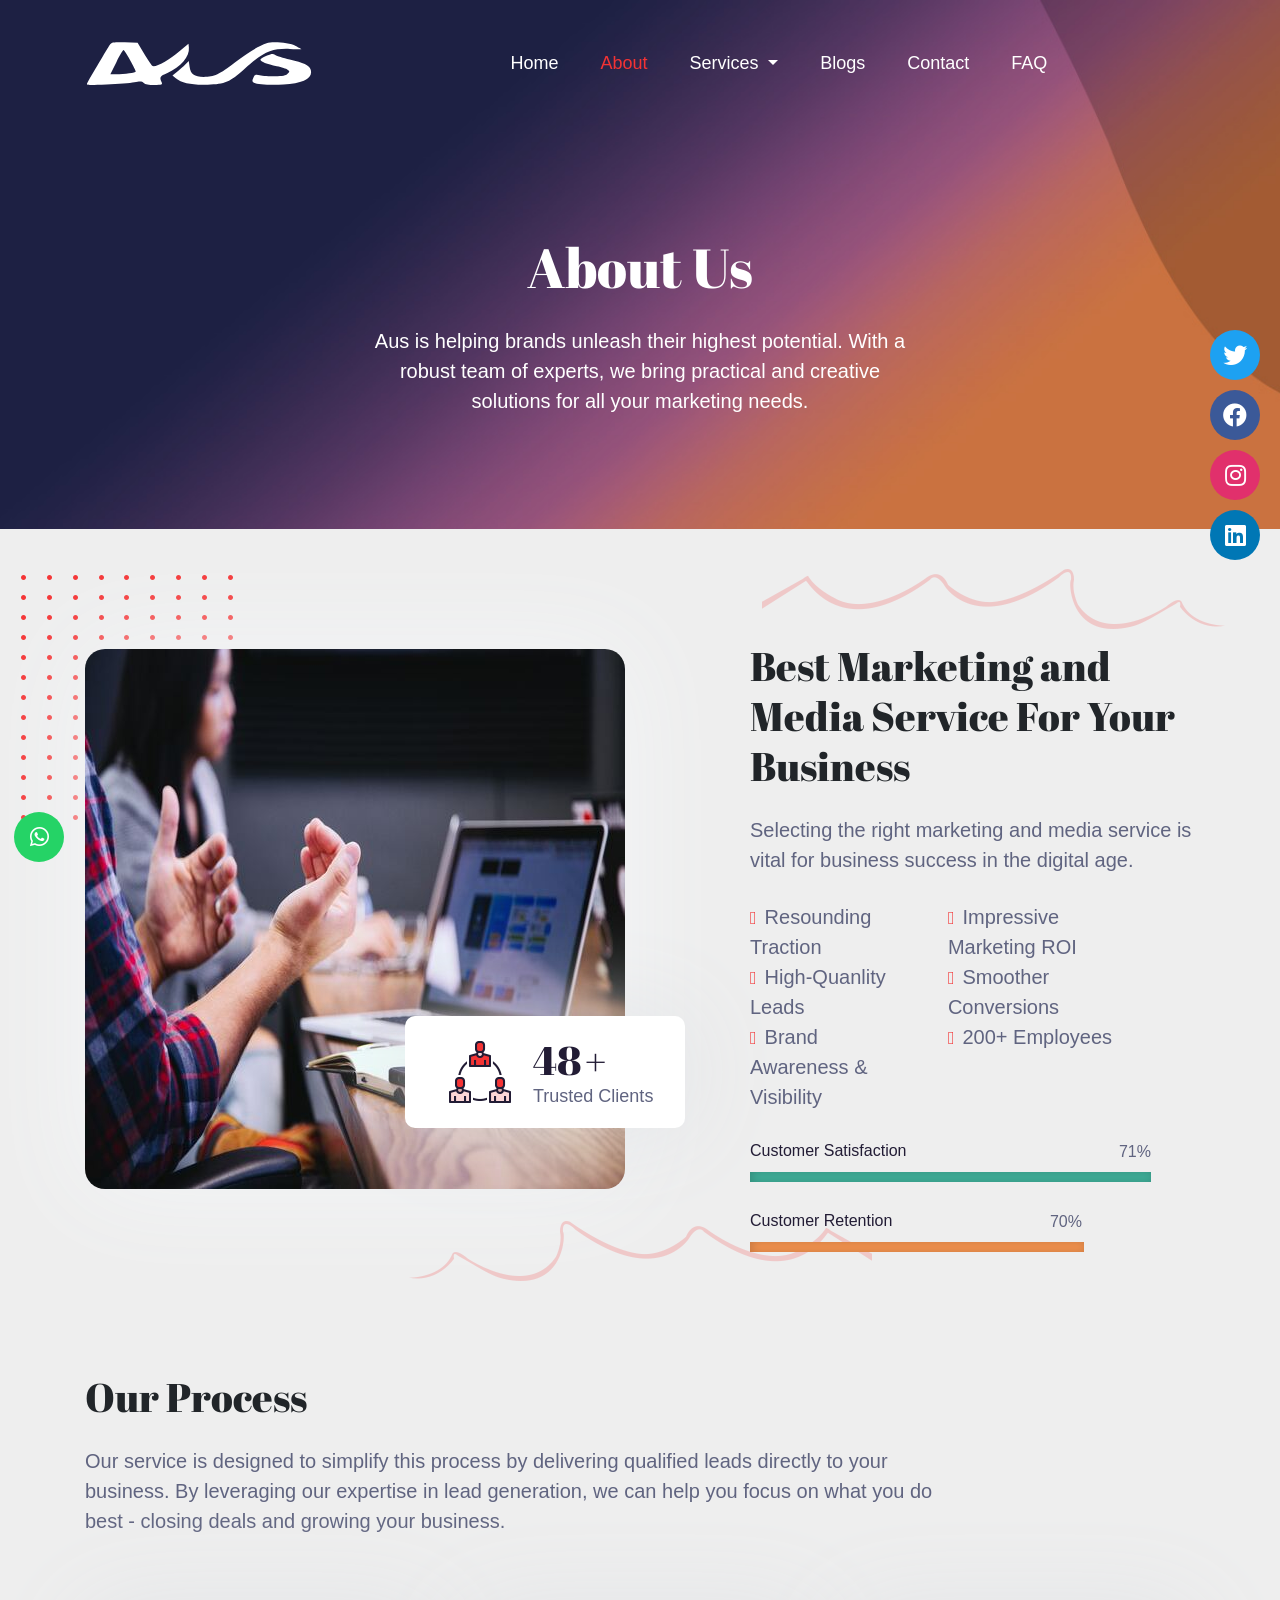
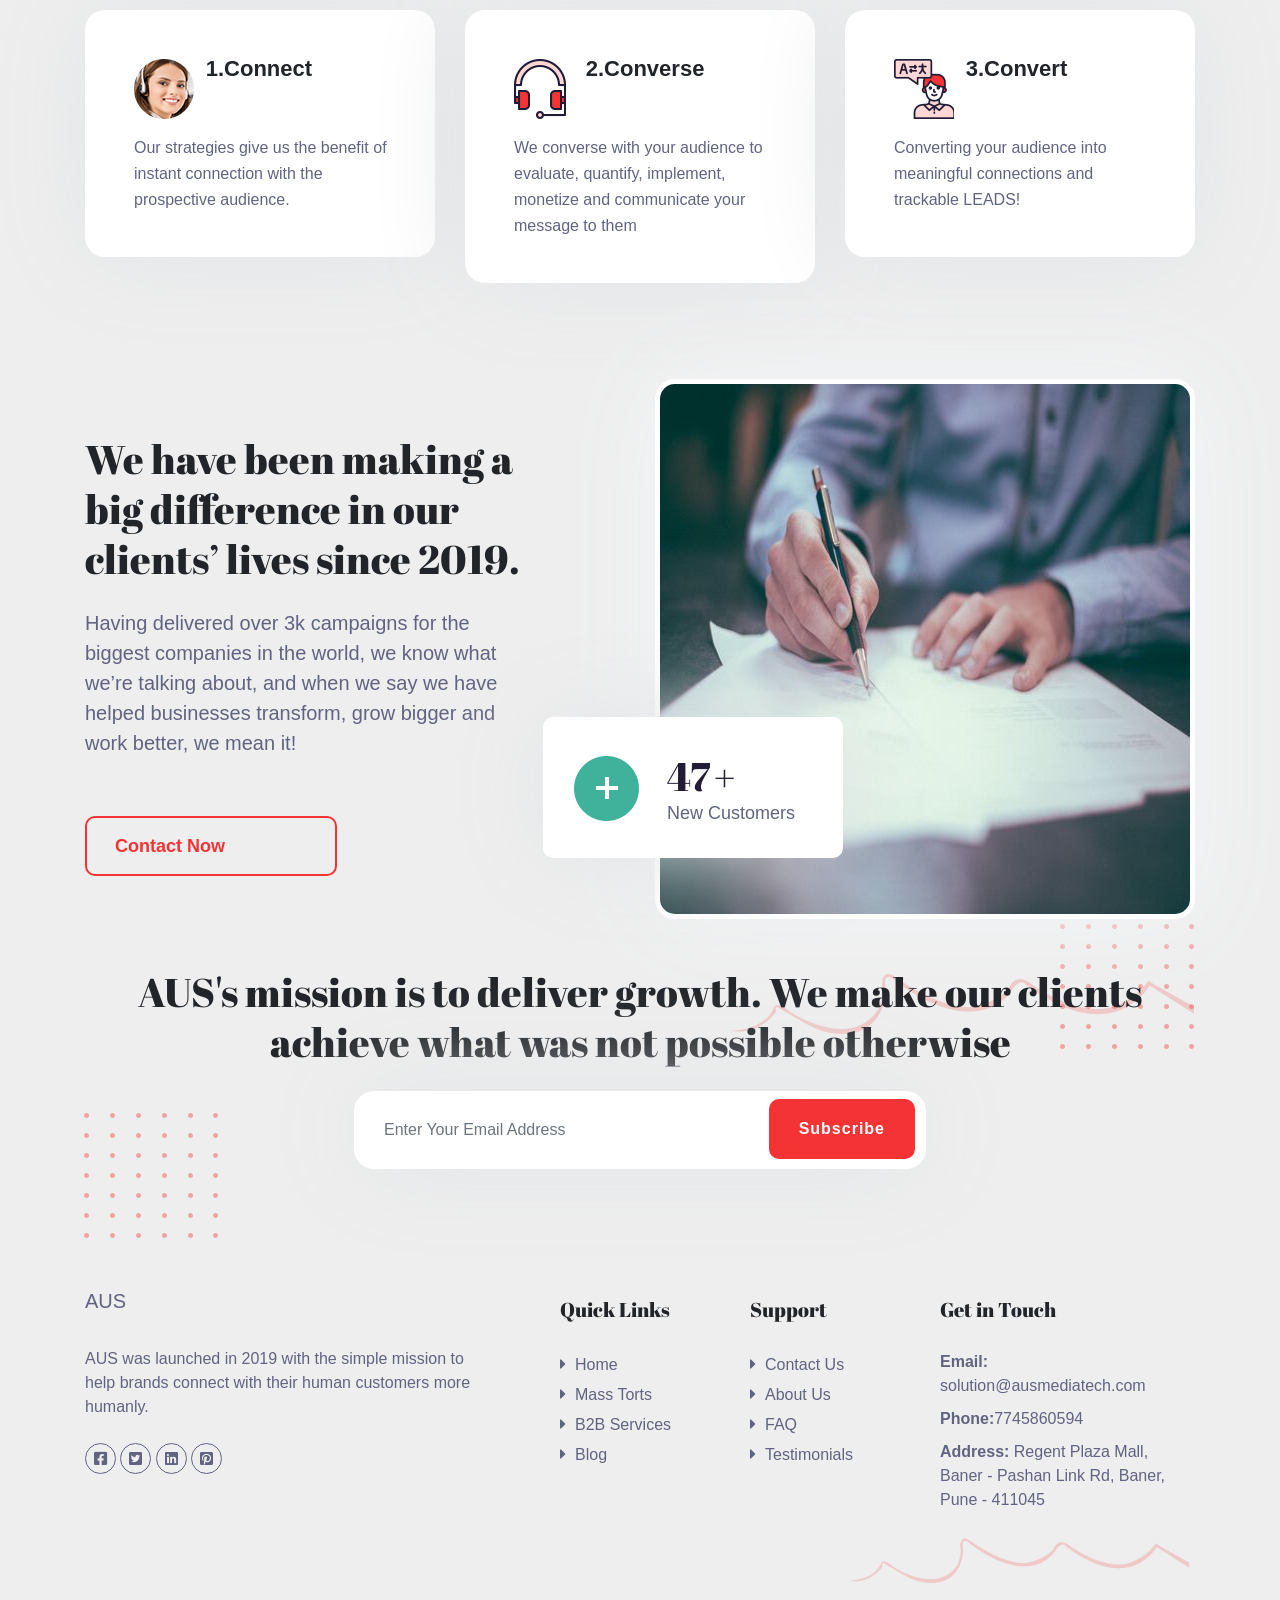
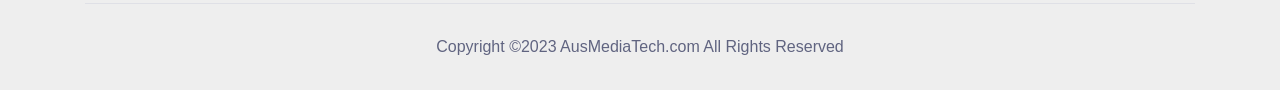
<file: about.html>
<html lang="zxx" webcrx="">

<head>
    <title>About | Aus</title>
    <meta charset="utf-8">
    <meta name="viewport" content="width=device-width, initial-scale=1.0">
    <meta name="description"
        content="AUS is a leading provider of innovative solutions, specializing in B2B lead generation, marketing, email marketing, content syndication, and mass torts. With years of experience and a dedication to delivering exceptional results, we help businesses connect with their target audience, drive growth, and achieve their goals. Get in touch with us today to explore how we can support your business success.">
    <meta name="keywords" content="AUS | AusMediaTech | Media | B2B | Business To Business | MediaTech | Tech">
    <meta name="author" content="NaZiF">
    <link rel="stylesheet" href="assets/css/animate.css">
    <link rel="stylesheet" href="https://stackpath.bootstrapcdn.com/bootstrap/4.5.2/css/bootstrap.min.css"
        integrity="sha384-JcKb8q3iqJ61gNV9KGb8thSsNjpSL0n8PARn9HuZOnIxN0hoP+VmmDGMN5t9UJ0Z" crossorigin="anonymous">
    <link rel="stylesheet" href="https://pro.fontawesome.com/releases/v5.10.0/css/all.css"
        integrity="sha384-AYmEC3Yw5cVb3ZcuHtOA93w35dYTsvhLPVnYs9eStHfGJvOvKxVfELGroGkvsg+p" crossorigin="anonymous">
    <link rel="stylesheet" href="assets/css/style.css" type="text/css">
    <link rel="stylesheet" href="assets/css/responsive.css" type="text/css">
    <link rel="stylesheet" href="assets/css/custome.css" type="text/css">
</head>

<body>

    <div class="sub-banner-section-outer">
        <!-- MAIN HEADER -->
        <header class="header">
            <div class="main-header">
                <div class="container">
                    <nav class="navbar navbar-expand-lg navbar-light p-0">
                        <a class="navbar-brand" href="home.html">
                            <figure class="navbar-logo mb-0">
                                <img class="img-fluid" src="assets/images/AusWhiteLogo.svg" alt="">
                            </figure>
                        </a>
                        <button class="navbar-toggler collapsed" type="button" data-toggle="collapse"
                            data-target="#navbarSupportedContent" aria-controls="navbarSupportedContent"
                            aria-expanded="false" aria-label="Toggle navigation">
                            <span class="navbar-toggler-icon"></span>
                            <span class="navbar-toggler-icon"></span>
                            <span class="navbar-toggler-icon"></span>
                        </button>
                        <div class="collapse navbar-collapse" id="navbarSupportedContent">
                            <ul class="navbar-nav m-auto">
                                <li class="nav-item">
                                    <a class="nav-link scroll" href="home.html">Home</a>
                                </li>
                                <li class="nav-item active">
                                    <a class="nav-link scroll" href="about.html">About</a>
                                </li>
                                <li class="nav-item dropdown">
                                    <a class="nav-link dropdown-toggle" href="#" id="navbarDropdown" role="button"
                                        data-toggle="dropdown" aria-haspopup="true" aria-expanded="false">
                                        Services
                                    </a>
                                    <div class="dropdown-menu list-unstyled hotline-dropdown"
                                        aria-labelledby="navbarDropdown">
                                        <ul class="dropdown-menu-list list-unstyled">
                                            <li><a class="dropdown-item scroll hotline-menu" href="services.html">B2B
                                                    Services</a></li>
                                            <!-- <li><a class="dropdown-item scroll hotline-menu" href="masstorts.html">Mass Torts</a></li> -->
                                        </ul>
                                    </div>
                                </li>
                                <li class="nav-item">
                                    <a class="nav-link scroll" href="three-column.html">Blogs</a>
                                </li>
                                <li class="nav-item">
                                    <a class="nav-link scroll" href="contact.html">Contact</a>
                                </li>
                                <li class="nav-item">
                                    <a class="nav-link scroll" href="faq.html">FAQ</a>
                                </li>
                            </ul>
                        </div>
                    </nav>
                </div>
            </div>
        </header>
        <!-- SUB BANNER SECTION -->
        <section class="sub-banner-section">
            <div class="container">
                <div class="row">
                    <div class="col-12 text-center">
                        <div class="sub-banner-text">
                            <h1 class="text-white mb-lg-4 mb-3">About Us</h1>
                            <p class="text-white">Aus is helping brands unleash their highest potential. With a robust
                                team of experts, we bring practical and creative solutions for all your marketing needs.
                            </p>
                        </div>
                    </div>
                </div>
            </div>
        </section>
    </div>
    <!-- ABOUT SERVICE SECTION -->
    <section class="about-service-section">
        <div class="container">
            <div class="row">
                <div class="col-xl-7 col-lg-6 col-md-6 col-sm-12">
                    <div class="about-service-section-img-content position-relative wow bounceIn" data-wow-duration="2s"
                        style="visibility: visible; animation-duration: 2s; animation-name: bounceIn;">
                        <figure class="about-service-section-shape-img-2 mb-0 position-absolute">
                            <img class="img-fluid" src="assets/images/about-service-section-shape-img-2.png" alt="">
                        </figure>
                        <figure class="about-service-section-main-img mb-0 position-relative">
                            <img class="img-fluid" src="assets/images/aboutus.jpg" alt="">
                        </figure>
                        <div class="counter-box position-absolute">
                            <figure class="plus-icon float-left mb-0">
                                <img class="img-fluid" src="assets/images/client-icon.png" alt="">
                            </figure>
                            <span class="number count d-inline-block">62</span>
                            <span class="suffix d-inline-block">+</span>
                            <span class="customer d-block">Trusted Clients</span>
                        </div>
                        <figure class="about-service-section-shape-img-3 mb-0 position-absolute">
                            <img class="img-fluid" src="assets/images/about-service-section-shape-img-3.png" alt="">
                        </figure>
                    </div>
                </div>
                <div class="col-xl-5 col-lg-6 col-md-6 col-sm-12">
                    <div class="about-service-section-text position-relative">
                        <figure class="about-service-section-shape-img-1 mb-0 position-absolute">
                            <img class="img-fluid" src="assets/images/about-service-section-shape-img-1.png" alt="">
                        </figure>
                        <h2 class="mb-lg-4 mb-md-3 mb-2">Best Marketing and Media Service For Your Business</h2>
                        <p>Selecting the right marketing and media service is vital for business success in the digital
                            age.</p>
                        <div class="row">
                            <div class="col-lg-5 col-md-6 col-sm-6 col-6">
                                <div class="about-service-section-listing-outer">
                                    <ul class="about-service-section-listing p-0 m-0">
                                        <li class="list-unstyled"><i class="fal fa-check-circle"></i>Resounding Traction
                                        </li>
                                        <li class="list-unstyled"><i class="fal fa-check-circle"></i>High-Quanlity Leads
                                        </li>
                                        <li class="list-unstyled"><i class="fal fa-check-circle"></i>Brand Awareness
                                            &amp; Visibility</li>
                                    </ul>
                                </div>
                            </div>
                            <div class="col-lg-5 col-md-6 col-sm-6 col-6">
                                <div class="about-service-section-listing-outer">
                                    <ul class="about-service-section-listing p-0 m-0">
                                        <li class="list-unstyled"><i class="fal fa-check-circle"></i>Impressive
                                            Marketing ROI</li>
                                        <li class="list-unstyled"><i class="fal fa-check-circle"></i>Smoother
                                            Conversions</li>
                                        <li class="list-unstyled"><i class="fal fa-check-circle"></i>200+ Employees</li>
                                    </ul>
                                </div>
                            </div>
                            <div class="col"></div>
                        </div>
                        <div class="progress-bar-outer position-relative">
                            <span class="d-block font-weight-normal">Customer Satisfaction</span>
                            <div class="progress-bar">
                                <div class="bar" data-size="90" style="width: 90%;">
                                    <span class="perc">67%</span>
                                </div>
                            </div>
                        </div>
                        <div class="progress-bar-outer position-relative">
                            <span class="d-block font-weight-normal">Customer Retention</span>
                            <div class="progress-bar">
                                <div class="bar variation-1" data-size="75" style="width: 75%;">
                                    <span class="perc">67%</span>
                                </div>
                            </div>
                        </div>
                    </div>
                </div>
            </div>
        </div>
    </section>
    <!-- SOLUTIONS SECTION -->
    <section class="solutions-section">
        <div class="container">
            <div class="solutions-section-inner text-md-left text-center">
                <div class="row">
                    <h2 class="mb-lg-4 mb-2">Our Process</h2>
                    <div class="col-lg-10 col-md-9 col-sm-12">
                        <div class="solutions-section-text">
                            <p class="mb-0">Our service is designed to simplify this process by delivering qualified
                                leads directly to your business. By leveraging our expertise in lead generation, we can
                                help you focus on what you do best - closing deals and growing your business.</p>
                        </div>
                    </div>
                </div>
            </div>
            <div class="row wow slideinLeft" data-wow-duration="2s"
                style="visibility: hidden; animation-duration: 2s; animation-name: none;">
                <div class="col-md-4 col-sm-6 mb-md-0 mb-4 text-md-left text-center">
                    <div class="solutions-section-plan-box hover-effect">
                        <div class="row">
                            <div class="col-lg-3 col-12">
                                <figure>
                                    <img src="assets/images/solution-section-plan-box-img-1.png" alt="">
                                </figure>
                            </div>
                            <div class="col-lg-9 col-12">
                                <h4>1.Connect</h4>
                            </div>
                            <p class="text-size-16 mb-0">Our strategies give us the benefit of instant connection with
                                the prospective audience.</p>
                        </div>
                    </div>
                </div>
                <div class="col-md-4 col-sm-6 mb-md-0 mb-4 text-md-left text-center">
                    <div class="solutions-section-plan-box hover-effect">
                        <div class="row">
                            <div class="col-lg-3 col-12">
                                <figure>
                                    <img src="assets/images/solution-section-plan-box-img-2.png" alt="">
                                </figure>
                            </div>
                            <div class="col-lg-9 col-12">
                                <h4>2.Converse</h4>
                            </div>
                            <p class="text-size-16 mb-0">We converse with your audience to evaluate, quantify,
                                implement, monetize and communicate your message to them</p>
                        </div>
                    </div>
                </div>
                <div class="col-md-4 col-sm-6 text-md-left text-center">
                    <div class="solutions-section-plan-box hover-effect">
                        <div class="row">
                            <div class="col-lg-3 col-12">
                                <figure>
                                    <img src="assets/images/solution-section-plan-box-img-3.png" alt="">
                                </figure>
                            </div>
                            <div class="col-lg-9 col-12">
                                <h4>3.Convert</h4>
                            </div>
                            <p class="text-size-16 mb-0">Converting your audience into meaningful connections and
                                trackable LEADS!</p>
                        </div>
                    </div>
                </div>
            </div>
        </div>
    </section>
    <br><br><br><br>
    <!-- VIDEO SECTION -->
    <!-- <section class="video-section about-page-video-section">
    <div class="container">
    </div>
</section>  -->
    <!-- CUSTOMER BASE SECTION -->
    <section class="customer-base-section about-page-customer-base-section">
        <div class="container">
            <div class="row">
                <div class="col-xl-5 col-lg-6 col-md-6 col-sm-12 order-xl-1 order-lg-1 order-md-1 order-sm-2 order-2">
                    <div class="customer-base-section-text position-relative wow bounceIn" data-wow-duration="2s"
                        style="visibility: hidden; animation-duration: 2s; animation-name: none;">
                        <h2 class="mb-lg-4 mb-md-3 mb-2">We have been making a big difference in our clients’ lives
                            since 2019.</h2>
                        <p>Having delivered over 3k campaigns for the biggest companies in the world, we know what we’re
                            talking about, and when we say we have helped businesses transform, grow bigger and work
                            better, we mean it!</p>
                        <div class="customer-base-section-btn-outer">
                            <a class="d-inline-block position-relative hover-effect" href="contact.html">Contact Now<i
                                    class="far fa-long-arrow-alt-right position-absolute"></i></a>
                        </div>
                    </div>
                </div>
                <div class="col-xl-7 col-lg-6 col-md-6 col-sm-12 order-xl-2 order-lg-2 order-md-2 order-sm-1 order-1">
                    <div class="customer-base-section-img-content position-relative">
                        <figure class="customer-base-section-main-img mb-0 text-right position-relative">
                            <img class="img-fluid" src="assets/images/about.jpg" alt="">
                        </figure>
                        <div class="counter-box position-absolute">
                            <figure class="plus-icon float-left mb-0">
                                <img class="img-fluid" src="assets/images/plus-icon.png" alt="">
                            </figure>
                            <span class="number count d-inline-block">60</span>
                            <span class="suffix d-inline-block">+</span>
                            <span class="customer d-block">New Customers</span>
                        </div>
                        <figure class="customer-base-section-shape-img-3 mb-0 position-absolute">
                            <img class="img-fluid" src="assets/images/customer-base-section-shape-img-3.png" alt="">
                        </figure>
                    </div>
                </div>
            </div>
        </div>
    </section>
    <!-- REVIEW SECTION needs to be added when given -->
    <!-- <section class="review-section text-center">
    <div class="container">
        <div class="row position-relative">
            <figure class="review-section-shape-img-1 position-absolute mb-0">
                <img class="img-fluid" src="assets/images/review-section-shape-img-1.png" alt="">
            </figure>
            <div class="col-lg-12 col-md-12 col-sm-12 col-12">
                <div class="review-section-box w-100 position-relative">
                    <h2 class="mb-lg-4 mb-md-3 mb-2">Our Clients Reviews</h2>
                    <p class="mb-0">Discover what our satisfied clients have to say about their experience with us in our client review section, where honest feedback helps us deliver exceptional products and services.</p>
                </div>
            </div>
        </div>
    </div>
</section> -->
    <!-- NEWSLETTER SECTION -->
    <br><br>
    <section class="newsletter-section position-relative">
        <div class="container">
            <div class="row">
                <div class="newsletter-section-inner text-center position-relative">
                    <figure class="newsletter-shape-img-1 mb-0 position-absolute">
                        <img class="img-fluid" src="assets/images/newsletter-shape-img-1.png" alt="">
                    </figure>
                    <h2 class="mb-lg-4 mb-md-3 mb-2">AUS's mission is to deliver growth. We make our clients achieve
                        what was not possible otherwise</h2>
                    <form class="newsletter-form" id="subscribe-form" target="_blank">
                        <div class="form-group mb-0 position-relative">
                            <input type="text" class="form-control" id="InputEmail2"
                                placeholder="Enter Your Email Address" name="query">
                            <button class="subscribe-btn d-inline-block position-absolute"
                                id="subscribeBtn">Subscribe</button>
                        </div>
                    </form>
                    <figure class="newsletter-shape-img-2 mb-0 position-absolute">
                        <img class="img-fluid" src="assets/images/newsletter-shape-img-2.png" alt="">
                    </figure>
                </div>
            </div>
        </div>
    </section>
    <!-- FOOTER -->

    <section class="footer-section">
        <div class="container">
            <div class="row position-relative">
                <div class="col-xl-5 col-lg-4 col-md-5 col-sm-6 text-sm-left text-center">
                    <div class="footer-logo-content">
                        <figure class="footer-logo">
                            <p>AUS</p>
                        </figure>
                        <p class="text-size-16 mb-lg-4 mb-md-3 mb-3">AUS was launched in 2019 with the simple mission to
                            help brands connect with their human customers more humanly.</p>
                        <ul class="footer-logo-content-listing p-0 m-0">
                            <li class="list-unstyled d-inline-block"><a class="d-inline-block" href="#"><i
                                        class="fab fa-facebook-square"></i></a></li>
                            <li class="list-unstyled d-inline-block"><a class="d-inline-block" href="#"><i
                                        class="fab fa-twitter-square"></i></a></li>
                            <li class="list-unstyled d-inline-block"><a class="d-inline-block" href="#"><i
                                        class="fab fa-linkedin"></i></a></li>
                            <li class="list-unstyled d-inline-block"><a class="d-inline-block" href="#"><i
                                        class="fab fa-pinterest-square"></i></a></li>
                        </ul>
                    </div>
                </div>
                <div class="col-xl-2 col-lg-3 col-md-3 col-sm-6 d-lg-block d-md-none d-sm-none d-none">
                    <div class="footer-links-content">
                        <h5 class="font-weight-normal">Quick Links</h5>
                        <ul class="list-unstyled mb-0">
                            <li><i class="fas fa-caret-right"></i><a class="text-decoration-none font-weight-normal"
                                    href="home.html">Home</a></li>
                            <li><i class="fas fa-caret-right"></i><a class="text-decoration-none font-weight-normal"
                                    href="masstorts.html">Mass Torts</a></li>
                            <li><i class="fas fa-caret-right"></i><a class="text-decoration-none font-weight-normal"
                                    href="services.html">B2B Services</a></li>
                            <li><i class="fas fa-caret-right"></i><a class="text-decoration-none font-weight-normal"
                                    href="blog.html">Blog</a></li>
                        </ul>
                    </div>
                </div>
                <div class="col-lg-2 col-md-3 col-sm-6 d-md-block d-sm-none d-none">
                    <div class="footer-support-content">
                        <h5 class="font-weight-normal">Support</h5>
                        <ul class="list-unstyled mb-0">
                            <li><i class="fas fa-caret-right"></i><a class="text-decoration-none font-weight-normal"
                                    href="contact.html">Contact Us</a></li>
                            <li><i class="fas fa-caret-right"></i><a class="text-decoration-none font-weight-normal"
                                    href="about.html">About Us</a></li>
                            <li><i class="fas fa-caret-right"></i><a class="text-decoration-none font-weight-normal"
                                    href="faq.html">FAQ</a></li>
                            <li><i class="fas fa-caret-right"></i><a class="text-decoration-none font-weight-normal"
                                    href="Testimonials.html">Testimonials</a></li>
                        </ul>
                    </div>
                </div>
                <div class="col-lg-3 col-md-4 col-sm-6 text-sm-left text-center d-sm-block d-none">
                    <div class="footer-info-content">
                        <h5 class="font-weight-normal">Get in Touch</h5>
                        <ul class="list-unstyled mb-0">
                            <li><span class="font-weight-bold">Email:</span><a
                                    class="text-decoration-none font-weight-normal" href="mailto:solution@ausmediatech.com">
                                    solution@ausmediatech.com</a></li>
                            <li><span class="font-weight-bold">Phone:</span><a
                                    class="text-decoration-none font-weight-normal" href="tel:7745860594">7745860594</a>
                            </li>
                            <!-- <li><span class="font-weight-bold">Fax:</span><a class="text-decoration-none font-weight-normal" href="#"> </a></li> -->
                            <li><span class="font-weight-bold">Address:</span><a
                                    class="text-decoration-none font-weight-normal" href="#"> Regent Plaza Mall, Baner -
                                    Pashan Link Rd, Baner, Pune - 411045</a></li>
                        </ul>
                    </div>
                </div>
                <figure class="footer-secrion-shape-img-1 mb-0 position-absolute">
                    <img class="img-fluid" src="assets/images/footer-section-shape-img-1.png" alt="">
                </figure>
            </div>
        </div>
    </section>
    <!-- FOOTER BAR -->
    <div class="footer-bar text-center">
        <div class="container">
            <div class="row">
                <div class="footer-bar-content w-100">
                    <p class="text-size-16 mb-0">Copyright ©2023 AusMediaTech.com All Rights Reserved</p>
                    <!-- <p class="text-size-16 mb-0">Made With AhamInfoTech</p> -->
                </div>
            </div>
        </div>
    </div>



    <!-- Floating Menu -->
    <div class="floating-menu">
        <a href="https://www.twitter.com/" class="twitter"><i class="fab fa-twitter"></i></a>
        <a href="https://www.facebook.com/" class="facebook"><i class="fab fa-facebook"></i></a>
        <a href="https://www.instagram.com/" class="instagram"><i class="fab fa-instagram"></i></a>
        <a href="https://www.linkedin.com/" class="linkedin"><i class="fab fa-linkedin"></i></a>
    </div>



    <!-- new chat button -->
    <input type="checkbox" id="check">
    <label class="chat-btn" for="check">
        <i class="fab fa-whatsapp comment"></i>
        <i class="fa fa-close close"></i>
    </label>
    <div class="wrapper">
        <div class="chatheader">
            <h6>Chat Support</h6>
        </div>
        <div class="text-center p-2">
            <span>Typically replies in minutes!</span><br><br>
        </div>
        <button id="chat-btnclick" class="btn btn-success btn-block">Start Chat</button>
    </div>
    </div>

    <script>
        function loading() {
            document.querySelectorAll(".bar").forEach(function (current) {
                let startWidth = 0;
                const endWidth = current.dataset.size;

                /* 
                setInterval() time sholud be set as trasition time / 100. 
                In our case, 2 seconds / 100 = 20 milliseconds. 
                */
                const interval = setInterval(frame, 20);

                function frame() {
                    if (startWidth >= endWidth) {
                        clearInterval(interval);
                    } else {
                        startWidth++;
                        current.style.width = `${endWidth}%`;
                        current.firstElementChild.innerText = `${startWidth}%`;
                    }
                }
            });
        }
        setTimeout(loading, 1000);
    </script>
    <script src="https://code.jquery.com/jquery-3.2.1.slim.min.js" integrity="" crossorigin="anonymous"></script>
    <script src="https://cdnjs.cloudflare.com/ajax/libs/popper.js/1.12.9/umd/popper.min.js" integrity=""
        crossorigin="anonymous"></script>
    <script src="https://maxcdn.bootstrapcdn.com/bootstrap/4.0.0/js/bootstrap.min.js" integrity=""
        crossorigin="anonymous"></script>
    <script src="assets/js/wow.js"></script>
    <script>new WOW().init();</script>
    <script src="assets/js/counter-script.js"></script>

    <!-- code for chatbot integration -->
    <script>
        const chatBtn = document.getElementById('chat-btnclick');
        chatBtn.addEventListener('click', () => {
            window.open('https://api.whatsapp.com/send/?phone=+919139626757&text&type=phone_number&app_absent=0"', '_blank');
        });
    </script>


    <iframe src="about:blank" style="display: none;"></iframe>
    <script src="/assets/js/subscription.js"></script>
</body>

</html>
</file>
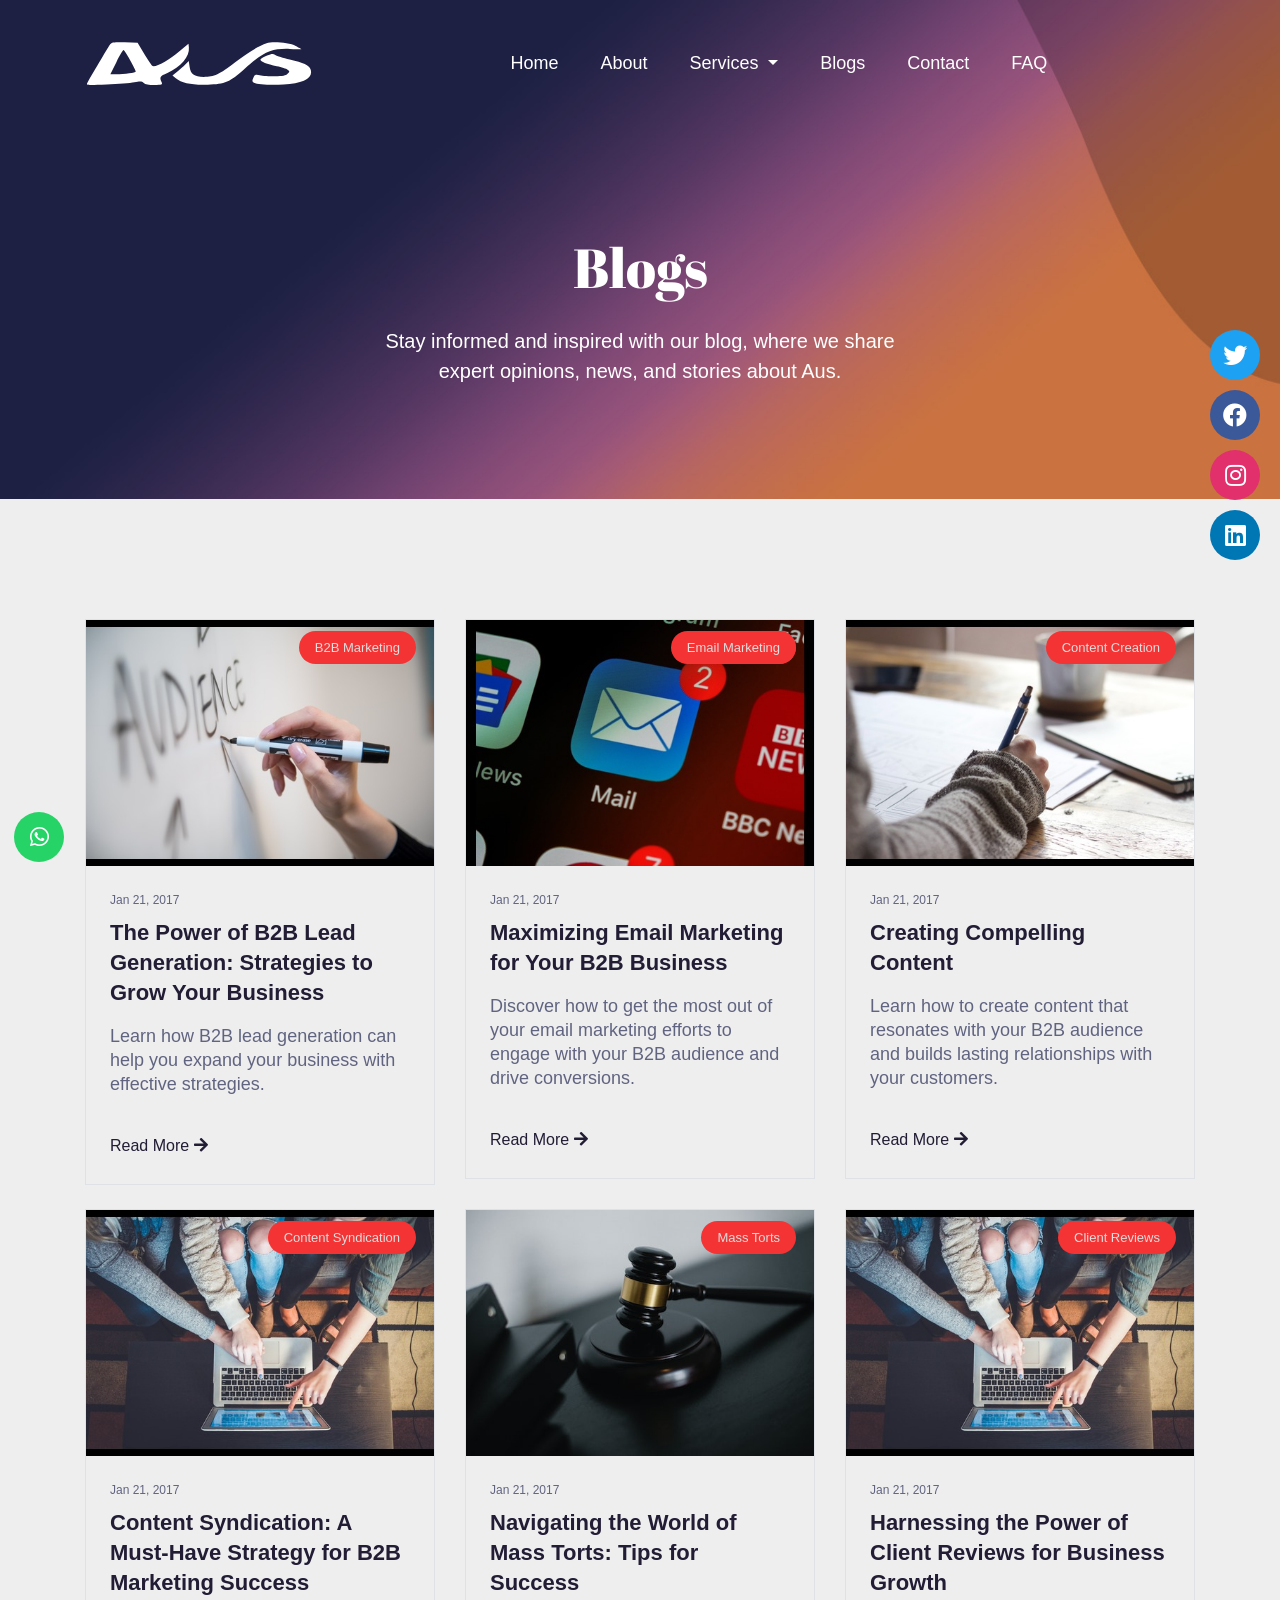
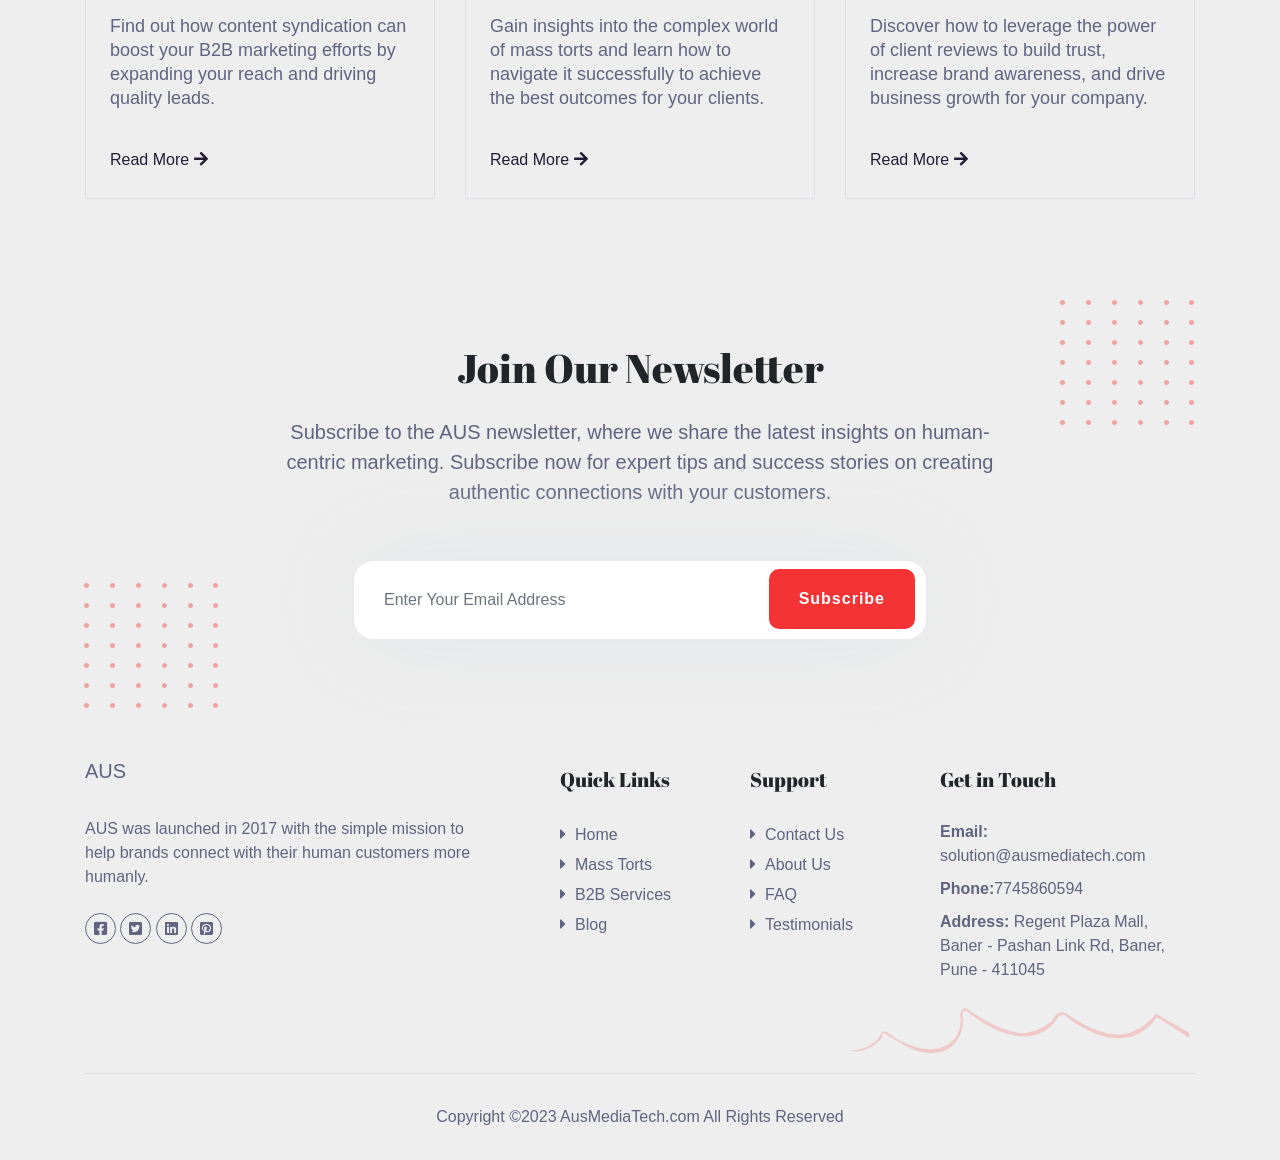
<file: blog.html>
<html lang="zxx" webcrx="">

<head>
    <title>Blogs | Aus</title>
    <meta charset="utf-8">
    <meta name="viewport" content="width=device-width, initial-scale=1.0">
    <meta name="description"
        content="AUS is a leading provider of innovative solutions, specializing in B2B lead generation, marketing, email marketing, content syndication, and mass torts. With years of experience and a dedication to delivering exceptional results, we help businesses connect with their target audience, drive growth, and achieve their goals. Get in touch with us today to explore how we can support your business success.">
    <meta name="keywords" content="AUS | AusMediaTech | Media | B2B | Business To Business | MediaTech | Tech">
    <meta name="author" content="NaZiF">
    <link rel="stylesheet" href="assets/css/animate.css">
    <link rel="stylesheet" href="https://stackpath.bootstrapcdn.com/bootstrap/4.5.2/css/bootstrap.min.css"
        integrity="sha384-JcKb8q3iqJ61gNV9KGb8thSsNjpSL0n8PARn9HuZOnIxN0hoP+VmmDGMN5t9UJ0Z" crossorigin="anonymous">
    <link rel="stylesheet" href="https://pro.fontawesome.com/releases/v5.10.0/css/all.css"
        integrity="sha384-AYmEC3Yw5cVb3ZcuHtOA93w35dYTsvhLPVnYs9eStHfGJvOvKxVfELGroGkvsg+p" crossorigin="anonymous">
    <link rel="stylesheet" href="assets/css/style.css" type="text/css">
    <link rel="stylesheet" href="assets/css/responsive.css" type="text/css">
    <link rel="stylesheet" href="assets/css/custom-style.css" type="text/css">
    <link rel="stylesheet" href="assets/css/special-classes.css" type="text/css">
    <link rel="stylesheet" href="assets/css/custome.css" type="text/css">
</head>

<body>
    <div class="sub-banner-section-outer">
        <!-- MAIN HEADER -->
        <header class="header">
            <div class="main-header">
                <div class="container">
                    <nav class="navbar navbar-expand-lg navbar-light p-0">
                        <a class="navbar-brand" href="home.html">
                            <figure class="navbar-logo mb-0">
                                <img class="img-fluid" src="assets/images/AusWhiteLogo.svg" alt="">
                            </figure>
                        </a>
                        <button class="navbar-toggler collapsed" type="button" data-toggle="collapse"
                            data-target="#navbarSupportedContent" aria-controls="navbarSupportedContent"
                            aria-expanded="false" aria-label="Toggle navigation">
                            <span class="navbar-toggler-icon"></span>
                            <span class="navbar-toggler-icon"></span>
                            <span class="navbar-toggler-icon"></span>
                        </button>
                        <div class="collapse navbar-collapse" id="navbarSupportedContent">
                            <ul class="navbar-nav m-auto">
                                <li class="nav-item">
                                    <a class="nav-link scroll" href="home.html">Home</a>
                                </li>
                                <li class="nav-item">
                                    <a class="nav-link scroll" href="about.html">About</a>
                                </li>
                                <li class="nav-item dropdown">
                                    <a class="nav-link dropdown-toggle" href="#" id="navbarDropdown" role="button"
                                        data-toggle="dropdown" aria-haspopup="true" aria-expanded="false">
                                        Services
                                    </a>
                                    <div class="dropdown-menu list-unstyled hotline-dropdown"
                                        aria-labelledby="navbarDropdown">
                                        <ul class="dropdown-menu-list list-unstyled">
                                            <li><a class="dropdown-item scroll hotline-menu" href="services.html">B2B
                                                    Services</a></li>
                                            <!-- <li><a class="dropdown-item scroll hotline-menu" href="masstorts.html">Mass Torts</a></li> -->
                                        </ul>
                                    </div>
                                </li>
                                <li class="nav-item">
                                    <a class="nav-link scroll" href="three-column.html">Blogs</a>
                                </li>
                                <li class="nav-item">
                                    <a class="nav-link scroll" href="contact.html">Contact</a>
                                </li>
                                <li class="nav-item">
                                    <a class="nav-link scroll" href="faq.html">FAQ</a>
                                </li>
                            </ul>
                        </div>
                    </nav>
                </div>
            </div>
        </header>
        <!-- SUB BANNER SECTION -->
        <section class="sub-banner-section">
            <div class="container">
                <div class="row">
                    <div class="col-12 text-center">
                        <div class="sub-banner-text">
                            <h1 class="text-white mb-lg-4 mb-3">Blogs</h1>
                            <p class="text-white">Stay informed and inspired with our blog, where we share expert
                                opinions, news, and stories about Aus.</p>
                        </div>
                    </div>
                </div>
            </div>
        </section>
    </div>
    <!-- MAIN SECTION -->
    <!--End Slider Section-->
    <section class="blog-posts">
        <div class="container">
            <div class="row wow fadeInUp" style="visibility: visible; animation-name: fadeInUp;">
                <div id="blog" class="three-column col-xl-12">
                    <div class="row">
                        <div class="col-xl-4 col-lg-4">
                            <div class="float-left w-100 post-item border mb-4">
                                <div class="post-item-wrap position-relative">
                                    <div class="post-image">
                                        <a href="#">
                                            <img alt="" src="assets/images/blogs/b2bmarketing.jpg">
                                        </a>
                                        <span class="post-meta-category">
                                            <a href="">B2B Marketing</a>
                                        </span>
                                        <!--post-image-->
                                    </div>
                                    <div class="post-item-description">
                                        <span class="post-meta-date">
                                            <i class="fa fa-calendar-o"></i>Jan 21, 2017</span>
                                        <!-- <span class="post-meta-comments">
                                <a href=""><i class="fa fa-comments-o"></i>33 Comments</a>
                                </span> -->
                                        <h2>
                                            <a href="#">The Power of B2B Lead Generation: Strategies to Grow Your
                                                Business</a>
                                        </h2>
                                        <p>Learn how B2B lead generation can help you expand your business with
                                            effective strategies.</p>
                                        <a href="#" class="item-link">Read More <i class="fa fa-arrow-right"></i></a>
                                        <!--post-item-description-->
                                    </div>
                                    <!--post-item-wrap-->
                                </div>
                                <!--post-item-->
                            </div>
                            <!--col-->
                        </div>
                        <div class="col-xl-4 col-lg-4">
                            <div class="float-left w-100 post-item border mb-4">
                                <div class="post-item-wrap position-relative">
                                    <div class="post-image">
                                        <a href="#">
                                            <img alt="" src="assets/images/blogs/email.jpg">
                                        </a>
                                        <span class="post-meta-category">
                                            <a href="">B2B Marketing</a>
                                        </span>
                                        <!--post-image-->
                                    </div>
                                    <span class="post-meta-category"><a href="">Email Marketing</a></span>
                                    <div class="post-item-description">
                                        <span class="post-meta-date"><i class="fa fa-calendar-o"></i>Jan 21, 2017</span>
                                        <!-- <span class="post-meta-comments"><a href=""><i class="fa fa-comments-o"></i>33 Comments</a></span> -->
                                        <h2><a href="#">Maximizing Email Marketing for Your B2B Business</a></h2>
                                        <p> Discover how to get the most out of your email marketing efforts to engage
                                            with your B2B audience and drive conversions.</p>
                                        <a href="#" class="item-link">Read More <i class="fa fa-arrow-right"></i></a>
                                        <!--post-item-description-->
                                    </div>
                                    <!--post-item-wrap-->
                                </div>
                                <!--post-item-->
                            </div>
                            <!--col-->
                        </div>
                        <div class="col-xl-4 col-lg-4">
                            <div class="float-left w-100 post-item border mb-4">
                                <div class="post-item-wrap position-relative">
                                    <div class="post-image">
                                        <a href="#">
                                            <img alt="" src="assets/images/blogs/contentcreation.jpg"> </a> <span
                                            class="post-meta-category">
                                            <a href="#">Content Creation</a>
                                        </span>
                                        <!--post-image-->
                                    </div>
                                    <div class="post-item-description">
                                        <span class="post-meta-date">
                                            <i class="fa fa-calendar-o"></i>Jan 21, 2017</span>
                                        <!-- <span class="post-meta-comments">
                                <a href=""><i class="fa fa-comments-o"></i>33 Comments</a>
                                </span> -->
                                        <h2><a href="#">Creating Compelling Content</a></h2>
                                        <p> Learn how to create content that resonates with your B2B audience and builds
                                            lasting relationships with your customers.</p>
                                        <a href="#" class="item-link">Read More <i class="fa fa-arrow-right"></i></a>
                                        <!--post-item-description-->
                                    </div>
                                    <!--post-item-wrap-->
                                </div>
                                <!--post-item-->
                            </div>
                            <!--col-->
                        </div>
                        <div class="col-xl-4 col-lg-4">
                            <div class="float-left w-100 post-item border mb-4">
                                <div class="post-item-wrap position-relative">
                                    <div class="post-image">
                                        <a href="#">
                                            <img alt="" src="assets/images/blogs/contentsydication.jpg"> </a> <span
                                            class="post-meta-category">
                                            <a href="#">Content Syndication</a>
                                        </span>
                                        <!--post-image-->
                                    </div>
                                    <div class="post-item-description">
                                        <span class="post-meta-date">
                                            <i class="fa fa-calendar-o"></i>Jan 21, 2017</span>
                                        <!-- <span class="post-meta-comments">
                                 <a href=""><i class="fa fa-comments-o"></i>33 Comments</a>
                                 </span> -->
                                        <h2><a href="#">Content Syndication: A Must-Have Strategy for B2B Marketing
                                                Success</a></h2>
                                        <p>Find out how content syndication can boost your B2B marketing efforts by
                                            expanding your reach and driving quality leads.</p>
                                        <a href="#" class="item-link">Read More <i class="fa fa-arrow-right"></i></a>
                                        <!--post-item-description-->
                                    </div>
                                    <!--post-item-wrap-->
                                </div>
                                <!--post-item-->
                            </div>
                            <!--col-->
                        </div>
                        <div class="col-xl-4 col-lg-4">
                            <div class="float-left w-100 post-item border mb-4">
                                <div class="post-item-wrap position-relative">
                                    <div class="post-image">
                                        <a href="#">
                                            <img alt="" src="assets/images/blogs/masstorts.jpg"> </a> <span
                                            class="post-meta-category">
                                            <a href="#">Mass Torts</a>
                                        </span>
                                        <!--post-image-->
                                    </div>
                                    <div class="post-item-description">
                                        <span class="post-meta-date">
                                            <i class="fa fa-calendar-o"></i>Jan 21, 2017</span>
                                        <!-- <span class="post-meta-comments">
                                 <a href=""><i class="fa fa-comments-o"></i>33 Comments</a>
                                 </span> -->
                                        <h2><a href="#">Navigating the World of Mass Torts: Tips for Success</a></h2>
                                        <p>Gain insights into the complex world of mass torts and learn how to navigate
                                            it successfully to achieve the best outcomes for your clients.</p>
                                        <a href="#" class="item-link">Read More <i class="fa fa-arrow-right"></i></a>
                                        <!--post-item-description-->
                                    </div>
                                    <!--post-item-wrap-->
                                </div>
                                <!--post-item-->
                            </div>
                            <!--col-->
                        </div>
                        <div class="col-xl-4 col-lg-4">
                            <div class="float-left w-100 post-item border mb-4">
                                <div class="post-item-wrap position-relative">
                                    <div class="post-image">
                                        <a href="#">
                                            <img alt="" src="assets/images/blogs/client.jpg"> </a> <span
                                            class="post-meta-category">
                                            <a href="#">Client Reviews</a>
                                        </span>
                                        <!--post-image-->
                                    </div>
                                    <div class="post-item-description">
                                        <span class="post-meta-date">
                                            <i class="fa fa-calendar-o"></i>Jan 21, 2017</span>
                                        <!-- <span class="post-meta-comments">
                                <a href=""><i class="fa fa-comments-o"></i>33 Comments</a>
                                </span> -->
                                        <h2><a href="#">Harnessing the Power of Client Reviews for Business Growth</a>
                                        </h2>
                                        <p>Discover how to leverage the power of client reviews to build trust, increase
                                            brand awareness, and drive business growth for your company.</p>
                                        <a href="#" class="item-link">Read More <i class="fa fa-arrow-right"></i></a>
                                        <!--post-item-description-->
                                    </div>
                                    <!--post-item-wrap-->
                                </div>
                                <!--post-item-->
                            </div>
                            <!--col-->
                        </div>
                    </div>
                    <!--blog-->
                </div>
                <!--row-->
            </div>
            <!--container-->
        </div>
    </section>
    <!-- NEWSLETTER SECTION -->
    <section class="newsletter-section position-relative">
        <div class="container">
            <div class="row">
                <div class="newsletter-section-inner text-center position-relative">
                    <figure class="newsletter-shape-img-1 mb-0 position-absolute">
                        <img class="img-fluid" src="assets/images/newsletter-shape-img-1.png" alt="">
                    </figure>
                    <h2 class="mb-lg-4 mb-md-3 mb-2">Join Our Newsletter</h2>
                    <p>Subscribe to the AUS newsletter, where we share the latest insights on human-centric marketing.
                        Subscribe now for expert tips and success stories on creating authentic connections with your
                        customers.</p>
                    <form class="newsletter-form" id="subscribe-form" target="_blank">
                        <div class="form-group mb-0 position-relative">
                            <input type="text" class="form-control" id="InputEmail2"
                                placeholder="Enter Your Email Address" name="query">
                            <button class="subscribe-btn d-inline-block position-absolute"
                                id="subscribeBtn">Subscribe</button>
                        </div>
                    </form>
                    <figure class="newsletter-shape-img-2 mb-0 position-absolute">
                        <img class="img-fluid" src="assets/images/newsletter-shape-img-2.png" alt="">
                    </figure>
                </div>
            </div>
        </div>
    </section>
    <!-- FOOTER -->
    <section class="footer-section">
        <div class="container">
            <div class="row position-relative">
                <div class="col-xl-5 col-lg-4 col-md-5 col-sm-6 text-sm-left text-center">
                    <div class="footer-logo-content">
                        <figure class="footer-logo">
                            <p>AUS</p>
                        </figure>
                        <p class="text-size-16 mb-lg-4 mb-md-3 mb-3">AUS was launched in 2017 with the simple mission to
                            help brands connect with their human customers more humanly.</p>
                        <ul class="footer-logo-content-listing p-0 m-0">
                            <li class="list-unstyled d-inline-block"><a class="d-inline-block" href="#"><i
                                        class="fab fa-facebook-square"></i></a></li>
                            <li class="list-unstyled d-inline-block"><a class="d-inline-block" href="#"><i
                                        class="fab fa-twitter-square"></i></a></li>
                            <li class="list-unstyled d-inline-block"><a class="d-inline-block" href="#"><i
                                        class="fab fa-linkedin"></i></a></li>
                            <li class="list-unstyled d-inline-block"><a class="d-inline-block" href="#"><i
                                        class="fab fa-pinterest-square"></i></a></li>
                        </ul>
                    </div>
                </div>
                <div class="col-xl-2 col-lg-3 col-md-3 col-sm-6 d-lg-block d-md-none d-sm-none d-none">
                    <div class="footer-links-content">
                        <h5 class="font-weight-normal">Quick Links</h5>
                        <ul class="list-unstyled mb-0">
                            <ul class="list-unstyled mb-0">
                                <li><i class="fas fa-caret-right"></i><a class="text-decoration-none font-weight-normal"
                                        href="home.html">Home</a></li>
                                <li><i class="fas fa-caret-right"></i><a class="text-decoration-none font-weight-normal"
                                        href="masstorts.html">Mass Torts</a></li>
                                <li><i class="fas fa-caret-right"></i><a class="text-decoration-none font-weight-normal"
                                        href="services.html">B2B Services</a></li>
                                <li><i class="fas fa-caret-right"></i><a class="text-decoration-none font-weight-normal"
                                        href="blog.html">Blog</a></li>
                            </ul>
                        </ul>
                    </div>
                </div>
                <div class="col-lg-2 col-md-3 col-sm-6 d-md-block d-sm-none d-none">
                    <div class="footer-support-content">
                        <h5 class="font-weight-normal">Support</h5>
                        <ul class="list-unstyled mb-0">
                            <li><i class="fas fa-caret-right"></i><a class="text-decoration-none font-weight-normal"
                                    href="contact.html">Contact Us</a></li>
                            <li><i class="fas fa-caret-right"></i><a class="text-decoration-none font-weight-normal"
                                    href="about.html">About Us</a></li>
                            <li><i class="fas fa-caret-right"></i><a class="text-decoration-none font-weight-normal"
                                    href="faq.html">FAQ</a></li>
                            <li><i class="fas fa-caret-right"></i><a class="text-decoration-none font-weight-normal"
                                    href="Testimonials.html">Testimonials</a></li>
                        </ul>
                    </div>
                </div>
                <div class="col-lg-3 col-md-4 col-sm-6 text-sm-left text-center d-sm-block d-none">
                    <div class="footer-info-content">
                        <h5 class="font-weight-normal">Get in Touch</h5>
                        <ul class="list-unstyled mb-0">
                            <li><span class="font-weight-bold">Email:</span><a
                                class="text-decoration-none font-weight-normal" href="mailto:solution@ausmediatech.com">
                                solution@ausmediatech.com</a></li>
                            <li><span class="font-weight-bold">Phone:</span><a
                                    class="text-decoration-none font-weight-normal" href="tel:7745860594">7745860594</a>
                            </li>
                            <!-- <li><span class="font-weight-bold">Fax:</span><a class="text-decoration-none font-weight-normal" href="#"></a></li> -->
                            <li><span class="font-weight-bold">Address:</span><a
                                    class="text-decoration-none font-weight-normal" href="#"> Regent Plaza Mall, Baner -
                                    Pashan Link Rd, Baner, Pune - 411045</a></li>
                        </ul>
                    </div>
                </div>
                <figure class="footer-secrion-shape-img-1 mb-0 position-absolute">
                    <img class="img-fluid" src="assets/images/footer-section-shape-img-1.png" alt="">
                </figure>
            </div>
        </div>
    </section>
    <!-- FOOTER BAR -->
    <div class="footer-bar text-center">
        <div class="container">
            <div class="row">
                <div class="footer-bar-content w-100">
                    <p class="text-size-16 mb-0">Copyright ©2023 AusMediaTech.com All Rights Reserved</p>
                    <!-- <p class="text-size-16 mb-0">Made With AhamInfoTech</p> -->
                </div>
            </div>
        </div>
    </div>


    <!-- Floating Menu -->
    <div class="floating-menu">
        <a href="https://www.twitter.com/" class="twitter"><i class="fab fa-twitter"></i></a>
        <a href="https://www.facebook.com/" class="facebook"><i class="fab fa-facebook"></i></a>
        <a href="https://www.instagram.com/" class="instagram"><i class="fab fa-instagram"></i></a>
        <a href="https://www.linkedin.com/" class="linkedin"><i class="fab fa-linkedin"></i></a>
    </div>



    <!-- new chat button -->
    <input type="checkbox" id="check">
    <label class="chat-btn" for="check">
        <i class="fab fa-whatsapp comment"></i>
        <i class="fa fa-close close"></i>
    </label>
    <div class="wrapper">
        <div class="chatheader">
            <h6>Chat Support</h6>
        </div>
        <div class="text-center p-2">
            <span>Typically replies in minutes!</span><br><br>
        </div>
        <button id="chat-btnclick" class="btn btn-success btn-block">Start Chat</button>
    </div>
    </div>

    <script src="https://code.jquery.com/jquery-3.2.1.slim.min.js"
        integrity="sha384-KJ3o2DKtIkvYIK3UENzmM7KCkRr/rE9/Qpg6aAZGJwFDMVNA/GpGFF93hXpG5KkN"
        crossorigin="anonymous"></script>
    <script src="https://cdnjs.cloudflare.com/ajax/libs/popper.js/1.12.9/umd/popper.min.js"
        integrity="sha384-ApNbgh9B+Y1QKtv3Rn7W3mgPxhU9K/ScQsAP7hUibX39j7fakFPskvXusvfa0b4Q"
        crossorigin="anonymous"></script>
    <script src="https://maxcdn.bootstrapcdn.com/bootstrap/4.0.0/js/bootstrap.min.js"
        integrity="sha384-JZR6Spejh4U02d8jOt6vLEHfe/JQGiRRSQQxSfFWpi1MquVdAyjUar5+76PVCmYl"
        crossorigin="anonymous"></script>

    <!-- code for chatbot integration -->
    <script>
        const chatBtn = document.getElementById('chat-btnclick');
        chatBtn.addEventListener('click', () => {
            window.open('https://api.whatsapp.com/send/?phone=+919139626757&text&type=phone_number&app_absent=0"', '_blank');
        });
    </script>

    <iframe src="about:blank" style="display: none;"></iframe>
    <script src="/assets/js/subscription.js"></script>
</body>

</html>
</file>
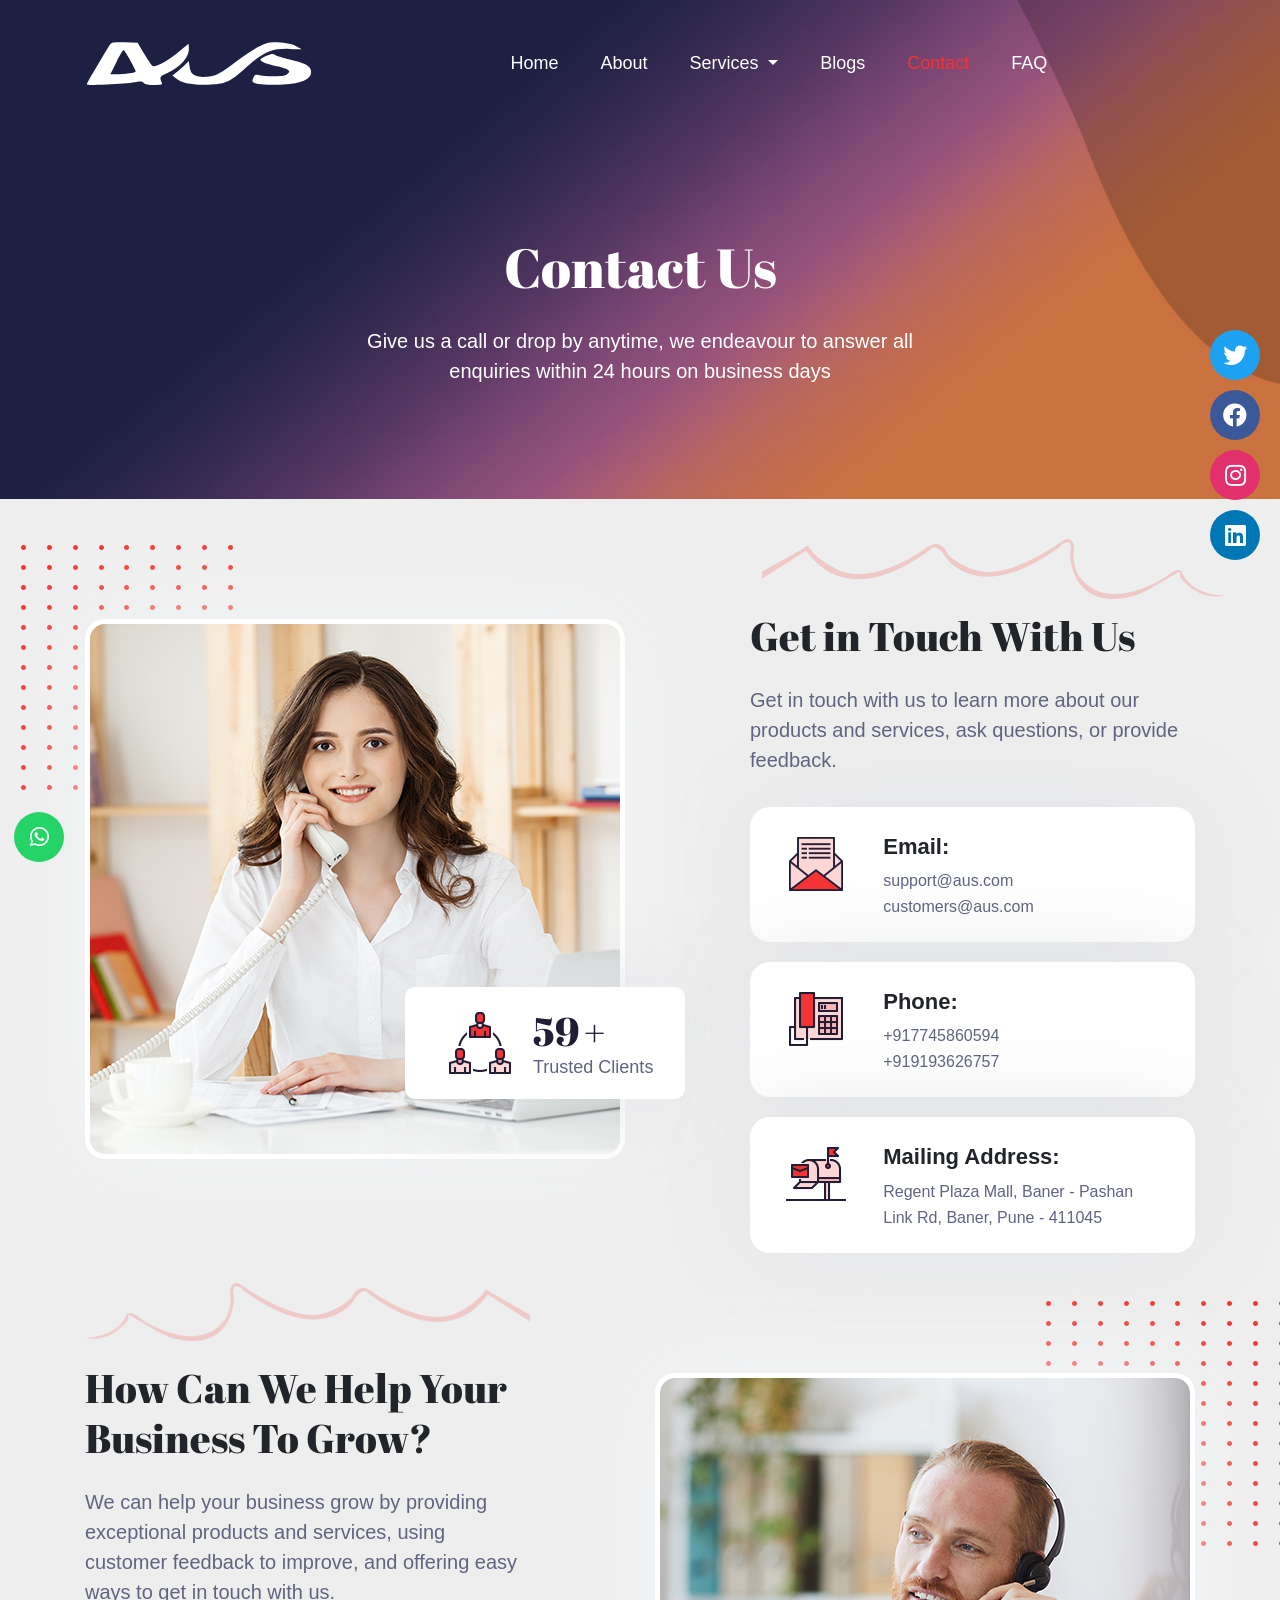
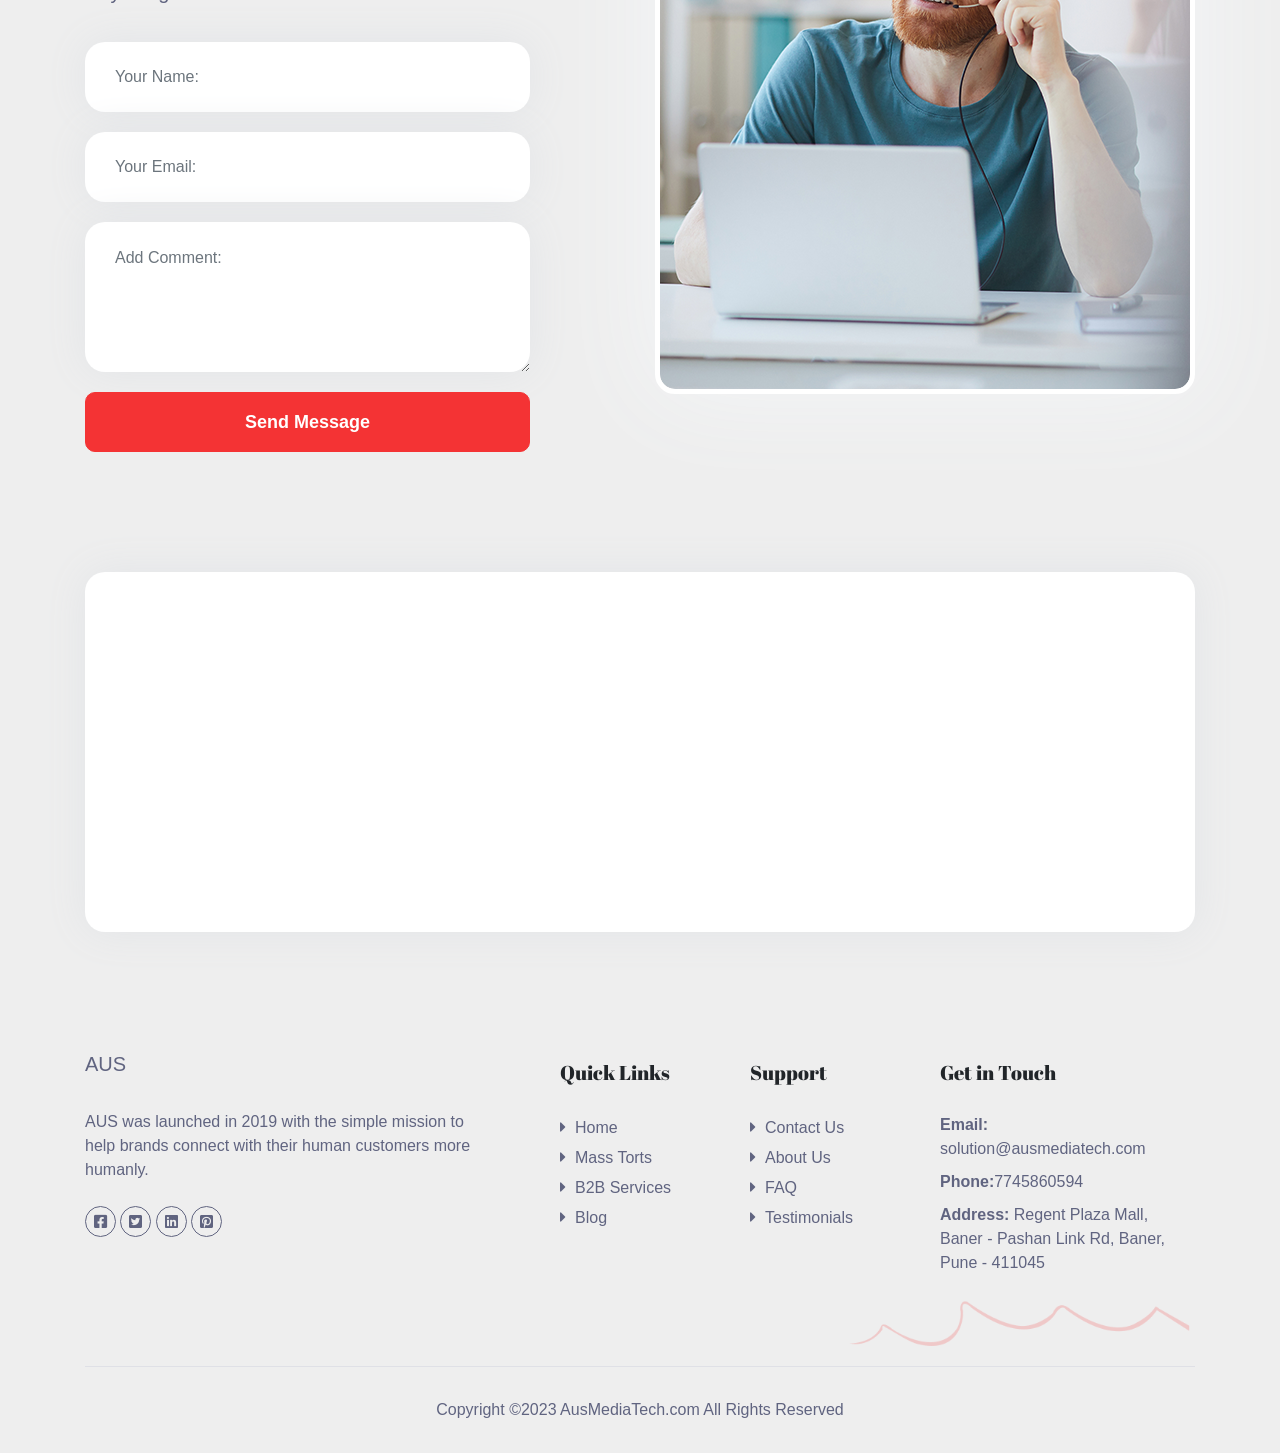
<file: contact.html>
<html lang="zxx" webcrx=""><head>
    <title>Contact | Aus</title>
    <meta charset="utf-8">
    <meta name="viewport" content="width=device-width, initial-scale=1.0">
    <meta name="description"
        content="AUS is a leading provider of innovative solutions, specializing in B2B lead generation, marketing, email marketing, content syndication, and mass torts. With years of experience and a dedication to delivering exceptional results, we help businesses connect with their target audience, drive growth, and achieve their goals. Get in touch with us today to explore how we can support your business success.">
    <meta name="keywords" content="AUS | AusMediaTech | Media | B2B | Business To Business | MediaTech | Tech">
    <meta name="author" content="NaZiF">
    <link rel="stylesheet" href="assets/css/animate.css">
    <link rel="stylesheet" href="https://stackpath.bootstrapcdn.com/bootstrap/4.5.2/css/bootstrap.min.css" integrity="sha384-JcKb8q3iqJ61gNV9KGb8thSsNjpSL0n8PARn9HuZOnIxN0hoP+VmmDGMN5t9UJ0Z" crossorigin="anonymous">
    <link rel="stylesheet" href="https://pro.fontawesome.com/releases/v5.10.0/css/all.css" integrity="sha384-AYmEC3Yw5cVb3ZcuHtOA93w35dYTsvhLPVnYs9eStHfGJvOvKxVfELGroGkvsg+p" crossorigin="anonymous">
    <link rel="stylesheet" href="assets/css/style.css" type="text/css">
    <link rel="stylesheet" href="assets/css/responsive.css" type="text/css">
    <link rel="stylesheet" href="assets/css/custome.css" type="text/css">
</head>
<body>

<div class="sub-banner-section-outer">
<!-- MAIN HEADER -->  
<header class="header">  
    <div class="main-header">
        <div class="container">
            <nav class="navbar navbar-expand-lg navbar-light p-0">
                <a class="navbar-brand" href="home.html">
                        <figure class="navbar-logo mb-0">
                        <img class="img-fluid" src="assets/images/AusWhiteLogo.svg" alt="">
                        </figure>
                </a>
                <button class="navbar-toggler collapsed" type="button" data-toggle="collapse" data-target="#navbarSupportedContent" aria-controls="navbarSupportedContent" aria-expanded="false" aria-label="Toggle navigation">
                        <span class="navbar-toggler-icon"></span>
                        <span class="navbar-toggler-icon"></span>
                        <span class="navbar-toggler-icon"></span>
                </button>
                <div class="collapse navbar-collapse" id="navbarSupportedContent">
                    <ul class="navbar-nav m-auto">
                        <li class="nav-item">
                            <a class="nav-link scroll" href="home.html">Home</a>
                        </li>
                        <li class="nav-item">
                            <a class="nav-link scroll" href="about.html">About</a>
                        </li>
                        <li class="nav-item dropdown">
                            <a class="nav-link dropdown-toggle" href="#" id="navbarDropdown" role="button" data-toggle="dropdown" aria-haspopup="true" aria-expanded="false">
                                Services
                            </a>
                            <div class="dropdown-menu list-unstyled hotline-dropdown" aria-labelledby="navbarDropdown">
                                <ul class="dropdown-menu-list list-unstyled">
                                    <li><a class="dropdown-item scroll hotline-menu" href="services.html">B2B Services</a></li>
                                    <!-- <li><a class="dropdown-item scroll hotline-menu" href="masstorts.html">Mass Torts</a></li> -->
                                </ul>
                            </div>
                        </li>
                        <li class="nav-item">
                            <a class="nav-link scroll" href="three-column.html">Blogs</a>
                        </li>
                        <li class="nav-item active">
                            <a class="nav-link scroll" href="contact.html">Contact</a>
                        </li>
                        <li class="nav-item">
                            <a class="nav-link scroll" href="faq.html">FAQ</a>
                        </li>
                    </ul>
                </div>
            </nav>  
        </div> 
    </div>
</header>
<!-- SUB BANNER SECTION -->
<section class="sub-banner-section">
    <div class="container">
        <div class="row">
            <div class="col-12 text-center">
                <div class="sub-banner-text">
                    <h1 class="text-white mb-lg-4 mb-3">Contact Us</h1>
                    <p class="text-white">Give us a call or drop by anytime, we endeavour to answer all enquiries within 24 hours on business days</p>
                    <!-- <div class="breadcrum">
                        <span class="font-weight-normal d-inline-block text-white">Home / </span>
                        <span class="breadcrum-active font-weight-normal d-inline-block text-white">Contact</span>
                    </div> -->
                </div>
            </div>
        </div>
    </div>
</section>
</div>
<!-- CONTACT SUPPORT SECTION -->
<section class="about-service-section contact-page-support-section">
    <div class="container">
        <div class="row">
            <div class="col-xl-7 col-lg-6 col-md-6 col-sm-12 d-md-flex align-items-lg-start align-items-md-center">
                <div class="about-service-section-img-content position-relative wow bounceIn" data-wow-duration="2s" style="visibility: visible; animation-duration: 2s; animation-name: bounceIn;">
                    <figure class="about-service-section-shape-img-2 mb-0 position-absolute">
                        <img class="img-fluid" src="assets/images/about-service-section-shape-img-2.png" alt="">
                    </figure>
                    <figure class="about-service-section-main-img mb-0 position-relative">
                        <img class="img-fluid" src="assets/images/contact-page-support-section-img.png" alt="">
                    </figure>
                    <div class="counter-box position-absolute">
                        <figure class="plus-icon float-left mb-0">
                            <img class="img-fluid" src="assets/images/client-icon.png" alt="">
                        </figure>
                        <span class="number count d-inline-block">86</span>
                        <span class="suffix d-inline-block">+</span>
                        <span class="customer d-block">Trusted Clients</span>
                    </div>
                </div>
            </div>
            <div class="col-xl-5 col-lg-6 col-md-6 col-sm-12 text-md-left text-center">
                <div class="about-service-section-text position-relative">
                    <figure class="about-service-section-shape-img-1 mb-0 position-absolute">
                        <img class="img-fluid" src="assets/images/about-service-section-shape-img-1.png" alt="">
                    </figure>
                    <h2 class="mb-lg-4 mb-md-3 mb-2">Get in Touch With Us</h2>
                    <p>Get in touch with us to learn more about our products and services, ask questions, or provide feedback. </p>
                    <div class="contact-box hover-effect">
                        <div class="row">
                            <div class="col-md-3 col-12">
                                <figure class="mb-0 text-center">
                                    <img class="img-fluid" src="assets/images/email-icon.png" alt="">
                                </figure>
                            </div>
                            <div class="col-md-9 col-12">
                                <h4 class="font-weight-bold">Email:</h4>
                                <a class="d-block text-decoration-none text-size-16" href="mailto:support@aus.com">support@aus.com</a>
                                <a class="d-block text-decoration-none text-size-16" href="mailto:customers@aus.com">customers@aus.com</a>
                            </div>
                        </div>
                    </div>
                    <div class="contact-box hover-effect">
                        <div class="row">
                            <div class="col-md-3 col-12">
                                <figure class="mb-0 text-center">
                                    <img class="img-fluid" src="assets/images/phone-icon.png" alt="">
                                </figure>
                            </div>
                            <div class="col-md-9 col-12">
                                <h4 class="font-weight-bold">Phone:</h4>
                                <a class="d-block text-decoration-none text-size-16" href="tel:7745860594">+917745860594</a>
                                <a class="d-block text-decoration-none text-size-16" href="tel:7745860594">+919193626757</a>
                                <!-- <a class="d-block text-decoration-none text-size-16" href="tel:+23456789012">+234 56 789 012</a> -->
                            </div>
                        </div>
                    </div>
                    <div class="contact-box hover-effect mb-0">
                        <div class="row">
                            <div class="col-md-3 col-12">
                                <figure class="mb-0 text-center">
                                    <img class="img-fluid" src="assets/images/mail-icon.png" alt="">
                                </figure>
                            </div>
                            <div class="col-md-9 col-12">
                                <h4 class="font-weight-bold">Mailing Address:</h4>
                                <span class="d-block text-size-16">Regent Plaza Mall, Baner - Pashan Link Rd, Baner, Pune - 411045</span>
                            </div>
                        </div>
                    </div>
                </div>
            </div>
        </div>
    </div>
</section> 
<!-- CONTACT FORM SECTION -->
<section class="customer-base-section about-page-customer-base-section contact-form-section">
    <div class="container">
        <div class="row">
            <div class="col-xl-5 col-lg-6 col-md-6 col-sm-12 order-xl-1 order-lg-1 order-md-1 order-sm-2 order-2 text-md-left text-center">
                <div class="customer-base-section-text position-relative">
                    <figure class="contact-form-shape-img-1 mb-0 position-absolute">
                        <img class="img-fluid" src="assets/images/contact-form-shape-img-1.png" alt="">
                    </figure>
                    <h2 class="mb-lg-4 mb-md-3 mb-2">How Can We Help Your Business To Grow?</h2>
                    <p>We can help your business grow by providing exceptional products and services, using customer feedback to improve, and offering easy ways to get in touch with us.</p>
                    <div class="contact-form">
                        <form method="POST" id="enquery-form" action="contact-form.php">
                            <div class="form-group">    
                                <input type="text" class="form-control" placeholder="Your Name:" name="name" id="InputName"> 
                            </div>
                            <div class="form-group">    
                                <input type="email" class="form-control" placeholder="Your Email:" name="email" id="InputEmail"> 
                            </div>
                            <div class="form-group">    
                                <textarea class="form-control textarea" placeholder="Add Comment:" rows="3" name="comments" id="inputMessage"></textarea>
                            </div>
                            <div class="submitform-button">
                                <button type="submit" id="submit" class="submitform-btn hover-effect d-block">Send Message</button>
                            </div>
                        </form>
                     </div>
                </div>
            </div>
            <div class="col-xl-1 order-xl-2"></div>
            <div class="col-lg-6 col-md-6 col-sm-12 order-xl-2 order-lg-2 order-md-2 order-sm-1 order-1 d-md-flex align-items-lg-start align-items-md-center">
                <div class="customer-base-section-img-content position-relative wow bounceIn" data-wow-duration="2s" style="visibility: hidden; animation-duration: 2s; animation-name: none;">
                    <figure class="customer-base-section-shape-img-2 mb-0 position-absolute">
                        <img class="img-fluid" src="assets/images/customer-base-section-shape-img-2.png" alt="">
                    </figure>
                    <figure class="customer-base-section-main-img mb-0 text-right position-relative">
                        <img class="img-fluid" src="assets/images/contact-form-section-img.png" alt="">
                    </figure>
                </div>
            </div>
        </div>
    </div>
</section>    
<!-- MAP SECTION -->
<div class="review-section map-section text-center">
    <div class="container">
        <div class="row">
            <div class="col-lg-12 col-md-12 col-sm-12 col-12">
                <div class="map-outer">
                    <iframe src="https://www.google.com/maps/embed?pb=!1m14!1m8!1m3!1d15129.926291688931!2d73.7930752!3d18.5523154!3m2!1i1024!2i768!4f13.1!3m3!1m2!1s0x3bc2bfc1fd7dc0a1%3A0xf0f45a9a8a0514de!2sAUS!5e0!3m2!1sen!2sin!4v1684305734865!5m2!1sen!2sin" width="1110" height="360" style="border:0;" allowfullscreen="" loading="lazy" referrerpolicy="no-referrer-when-downgrade"></iframe>
                </div>
            </div>
        </div>  
    </div>
</div>  
<!-- FOOTER -->
<section class="footer-section">
    <div class="container">
        <div class="row position-relative">
            <div class="col-xl-5 col-lg-4 col-md-5 col-sm-6 text-sm-left text-center">
                <div class="footer-logo-content">
                    <figure class="footer-logo">
                        <p>AUS</p>
                    </figure>
                    <p class="text-size-16 mb-lg-4 mb-md-3 mb-3">AUS was launched in 2019 with the simple mission to help brands connect with their human customers more humanly.<p>
                    <ul class="footer-logo-content-listing p-0 m-0">
                        <li class="list-unstyled d-inline-block"><a class="d-inline-block" href="#"><i class="fab fa-facebook-square"></i></a></li>
                        <li class="list-unstyled d-inline-block"><a class="d-inline-block" href="#"><i class="fab fa-twitter-square"></i></a></li>
                        <li class="list-unstyled d-inline-block"><a class="d-inline-block" href="#"><i class="fab fa-linkedin"></i></a></li>
                        <li class="list-unstyled d-inline-block"><a class="d-inline-block" href="#"><i class="fab fa-pinterest-square"></i></a></li>
                    </ul>
                </div>  
            </div>
            <div class="col-xl-2 col-lg-3 col-md-3 col-sm-6 d-lg-block d-md-none d-sm-none d-none">
                <div class="footer-links-content">
                    <h5 class="font-weight-normal">Quick Links</h5>
                    <ul class="list-unstyled mb-0">
                        <li><i class="fas fa-caret-right"></i><a class="text-decoration-none font-weight-normal" href="home.html">Home</a></li>
                        <li><i class="fas fa-caret-right"></i><a class="text-decoration-none font-weight-normal" href="masstorts.html">Mass Torts</a></li>
                        <li><i class="fas fa-caret-right"></i><a class="text-decoration-none font-weight-normal" href="services.html">B2B Services</a></li>
                        <li><i class="fas fa-caret-right"></i><a class="text-decoration-none font-weight-normal" href="blog.html">Blog</a></li>
                    </ul>
                </div>
            </div>
            <div class="col-lg-2 col-md-3 col-sm-6 d-md-block d-sm-none d-none">
                <div class="footer-support-content">
                    <h5 class="font-weight-normal">Support</h5>
                    <ul class="list-unstyled mb-0">
                        <li><i class="fas fa-caret-right"></i><a class="text-decoration-none font-weight-normal" href="contact.html">Contact Us</a></li>
                        <li><i class="fas fa-caret-right"></i><a class="text-decoration-none font-weight-normal" href="about.html">About Us</a></li>
                        <li><i class="fas fa-caret-right"></i><a class="text-decoration-none font-weight-normal" href="faq.html">FAQ</a></li>
                        <li><i class="fas fa-caret-right"></i><a class="text-decoration-none font-weight-normal" href="Testimonials.html">Testimonials</a></li>
                    </ul>
                </div>
            </div>
            <div class="col-lg-3 col-md-4 col-sm-6 text-sm-left text-center d-sm-block d-none">
                <div class="footer-info-content">
                    <h5 class="font-weight-normal">Get in Touch</h5>
                    <ul class="list-unstyled mb-0">
                        <li><span class="font-weight-bold">Email:</span><a class="text-decoration-none font-weight-normal" href="mailto:solution@ausmediatech.com"> solution@ausmediatech.com</a></li>
                        <li><span class="font-weight-bold">Phone:</span><a class="text-decoration-none font-weight-normal" href="tel:7745860594">7745860594</a></li>
                        <!-- <li><span class="font-weight-bold">Fax:</span><a class="text-decoration-none font-weight-normal" href="#"></a></li> -->
                        <li><span class="font-weight-bold">Address:</span><a class="text-decoration-none font-weight-normal" href="#"> Regent Plaza Mall, Baner - Pashan Link Rd, Baner, Pune - 411045</a></li>
                    </ul>
                </div> 
            </div>
            <figure class="footer-secrion-shape-img-1 mb-0 position-absolute">
                <img class="img-fluid" src="assets/images/footer-section-shape-img-1.png" alt="">
            </figure>
        </div>
    </div>
</section> 
<!-- FOOTER BAR -->
<div class="footer-bar text-center">
    <div class="container">
        <div class="row">
            <div class="footer-bar-content w-100">
                <p class="text-size-16 mb-0">Copyright ©2023 AusMediaTech.com All Rights Reserved</p>
                <!-- <p class="text-size-16 mb-0">Made With AhamInfoTech</p> -->
            </div>
        </div>
    </div>
</div> 



<!-- Floating Menu -->
<div class="floating-menu">
    <a href="https://www.twitter.com/" class="twitter"><i class="fab fa-twitter"></i></a>
    <a href="https://www.facebook.com/" class="facebook"><i class="fab fa-facebook"></i></a>
    <a href="https://www.instagram.com/" class="instagram"><i class="fab fa-instagram"></i></a>
    <a href="https://www.linkedin.com/" class="linkedin"><i class="fab fa-linkedin"></i></a>
</div>



<!-- new chat button -->
<input type="checkbox" id="check"> 
<label class="chat-btn" for="check"> 
    <i class="fab fa-whatsapp comment"></i> 
    <i class="fa fa-close close"></i> 
</label>
<div class="wrapper">
     <div class="chatheader">
         <h6>Chat Support</h6>
     </div>
    <div class="text-center p-2"> 
        <span>Typically replies in minutes!</span><br><br> 
    </div>
    <button id="chat-btnclick" class="btn btn-success btn-block">Start Chat</button>
 </div>
</div>
<script>
    function loading() {
  document.querySelectorAll(".bar").forEach(function(current) {
    let startWidth = 0;
    const endWidth = current.dataset.size;
    
    /* 
    setInterval() time sholud be set as trasition time / 100. 
    In our case, 2 seconds / 100 = 20 milliseconds. 
    */
    const interval = setInterval(frame, 20);

    function frame() {
      if (startWidth >= endWidth) {
        clearInterval(interval);
      } else {
          startWidth++;
          current.style.width = `${endWidth}%`;
          current.firstElementChild.innerText = `${startWidth}%`;
        }
     }
  });
}

setTimeout(loading, 1000);
</script>
<script src="https://code.jquery.com/jquery-3.2.1.slim.min.js" integrity="sha384-KJ3o2DKtIkvYIK3UENzmM7KCkRr/rE9/Qpg6aAZGJwFDMVNA/GpGFF93hXpG5KkN" crossorigin="anonymous"></script>
<script src="https://cdnjs.cloudflare.com/ajax/libs/popper.js/1.12.9/umd/popper.min.js" integrity="sha384-ApNbgh9B+Y1QKtv3Rn7W3mgPxhU9K/ScQsAP7hUibX39j7fakFPskvXusvfa0b4Q" crossorigin="anonymous"></script>
<script src="https://maxcdn.bootstrapcdn.com/bootstrap/4.0.0/js/bootstrap.min.js" integrity="sha384-JZR6Spejh4U02d8jOt6vLEHfe/JQGiRRSQQxSfFWpi1MquVdAyjUar5+76PVCmYl" crossorigin="anonymous"></script>
<script src="assets/js/wow.js"></script>
<script>new WOW().init();</script>
<script src="assets/js/counter-script.js"></script>

<!-- code for chatbot integration -->
<script>
    const chatBtn = document.getElementById('chat-btnclick');
chatBtn.addEventListener('click', () => {
   window.open('https://api.whatsapp.com/send/?phone=+919139626757&text&type=phone_number&app_absent=0"', '_blank'); 
});
</script>


<iframe src="about:blank" style="display: none;"></iframe>
<script src="/assets/js/enquery.js"></script>
</body></html>
</file>
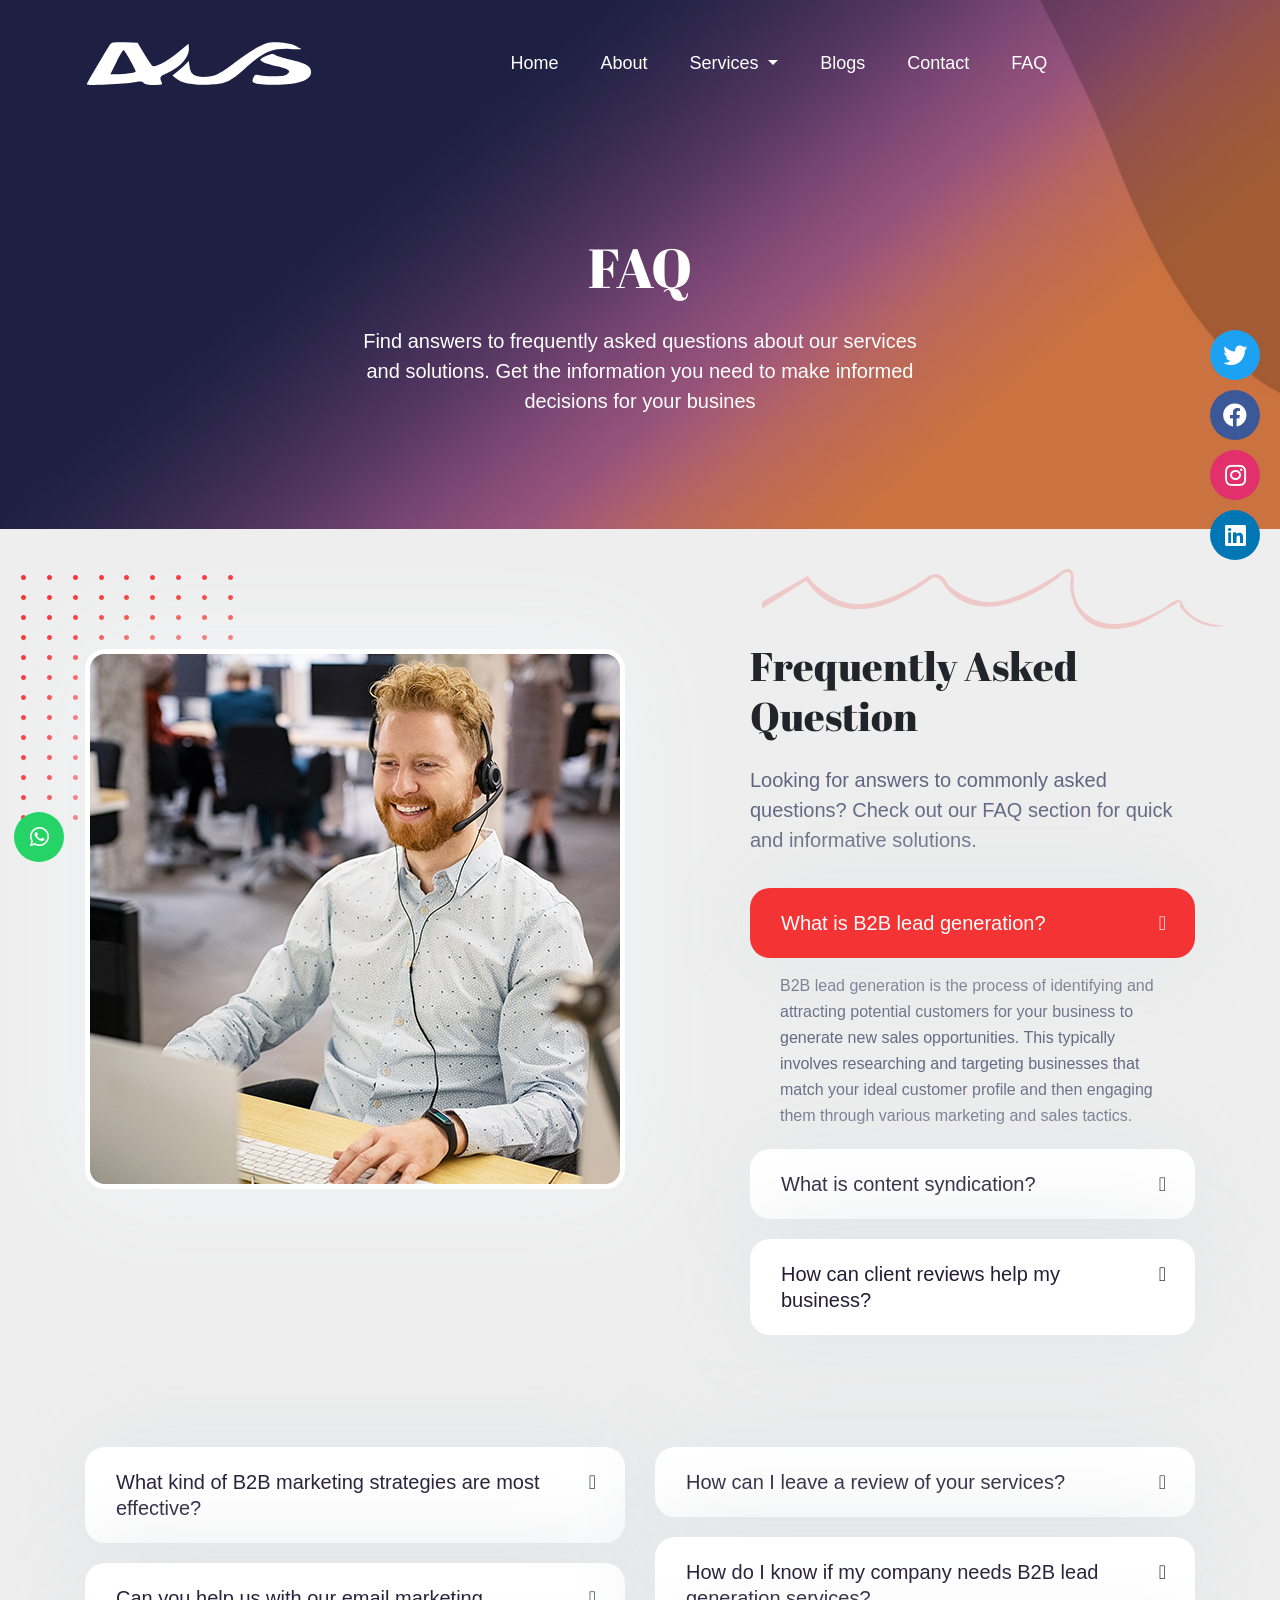
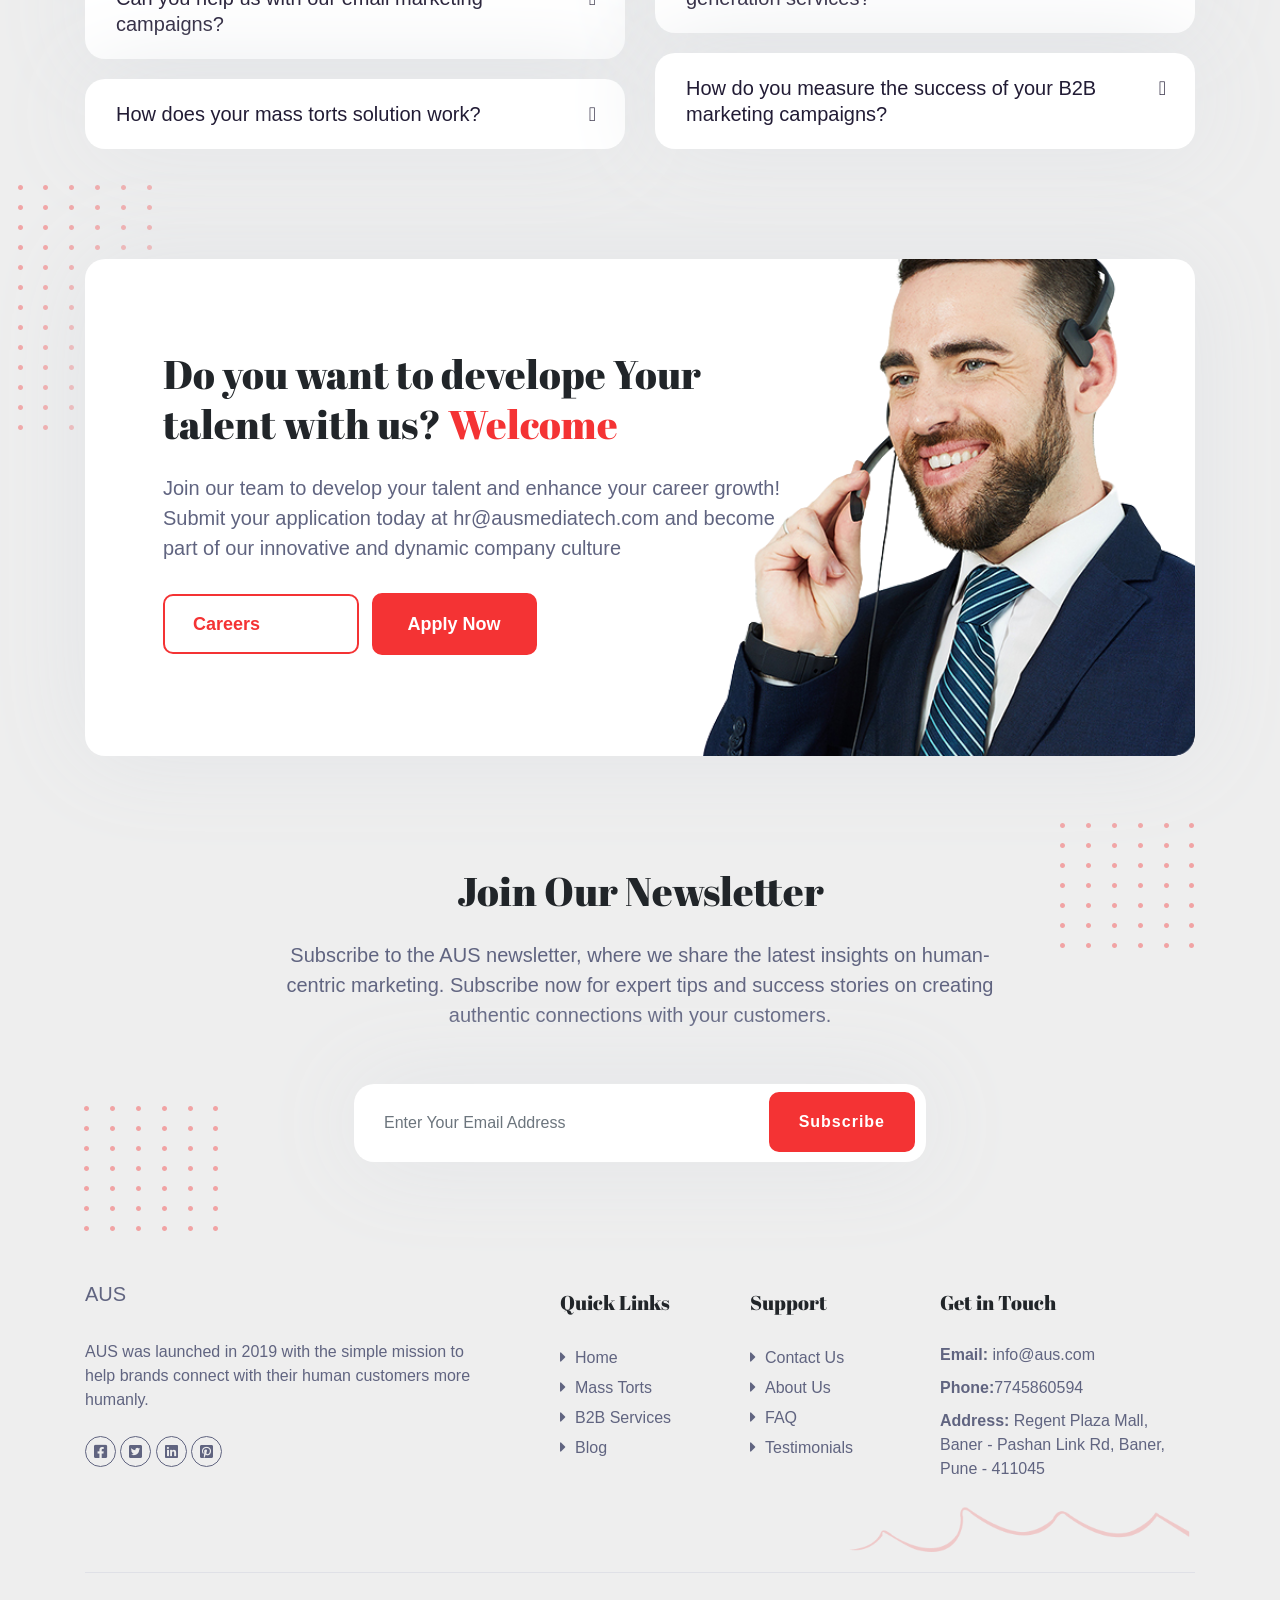
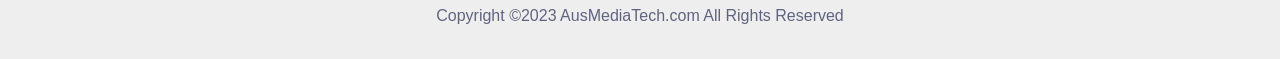
<file: faq.html>
<html lang="zxx" webcrx="">

<head>
    <title>FAQ | AUS</title>
    <meta charset="utf-8">
    <meta name="viewport" content="width=device-width, initial-scale=1.0">
    <meta name="description"
        content="AUS is a leading provider of innovative solutions, specializing in B2B lead generation, marketing, email marketing, content syndication, and mass torts. With years of experience and a dedication to delivering exceptional results, we help businesses connect with their target audience, drive growth, and achieve their goals. Get in touch with us today to explore how we can support your business success.">
    <meta name="keywords" content="AUS | AusMediaTech | Media | B2B | Business To Business | MediaTech | Tech">
    <meta name="author" content="NaZiF">
    <link rel="stylesheet" href="assets/css/animate.css">
    <link rel="stylesheet" href="https://stackpath.bootstrapcdn.com/bootstrap/4.5.2/css/bootstrap.min.css"
        integrity="sha384-JcKb8q3iqJ61gNV9KGb8thSsNjpSL0n8PARn9HuZOnIxN0hoP+VmmDGMN5t9UJ0Z" crossorigin="anonymous">
    <link rel="stylesheet" href="https://pro.fontawesome.com/releases/v5.10.0/css/all.css"
        integrity="sha384-AYmEC3Yw5cVb3ZcuHtOA93w35dYTsvhLPVnYs9eStHfGJvOvKxVfELGroGkvsg+p" crossorigin="anonymous">
    <link rel="stylesheet" href="assets/css/style.css" type="text/css">
    <link rel="stylesheet" href="assets/css/responsive.css" type="text/css">
    <link rel="stylesheet" href="assets/css/custome.css" type="text/css">
</head>

<body>

    <div class="sub-banner-section-outer">
        <!-- MAIN HEADER -->
        <header class="header">
            <div class="main-header">
                <div class="container">
                    <nav class="navbar navbar-expand-lg navbar-light p-0">
                        <a class="navbar-brand" href="home.html">
                            <figure class="navbar-logo mb-0">
                                <img class="img-fluid" src="assets/images/AusWhiteLogo.svg" alt="">
                            </figure>
                        </a>
                        <button class="navbar-toggler collapsed" type="button" data-toggle="collapse"
                            data-target="#navbarSupportedContent" aria-controls="navbarSupportedContent"
                            aria-expanded="false" aria-label="Toggle navigation">
                            <span class="navbar-toggler-icon"></span>
                            <span class="navbar-toggler-icon"></span>
                            <span class="navbar-toggler-icon"></span>
                        </button>
                        <div class="collapse navbar-collapse" id="navbarSupportedContent">
                            <ul class="navbar-nav m-auto">
                                <li class="nav-item">
                                    <a class="nav-link scroll" href="home.html">Home</a>
                                </li>
                                <li class="nav-item">
                                    <a class="nav-link scroll" href="about.html">About</a>
                                </li>
                                <li class="nav-item dropdown">
                                    <a class="nav-link dropdown-toggle" href="#" id="navbarDropdown" role="button"
                                        data-toggle="dropdown" aria-haspopup="true" aria-expanded="false">
                                        Services
                                    </a>
                                    <div class="dropdown-menu list-unstyled hotline-dropdown"
                                        aria-labelledby="navbarDropdown">
                                        <ul class="dropdown-menu-list list-unstyled">
                                            <li><a class="dropdown-item scroll hotline-menu" href="services.html">B2B
                                                    Services</a></li>
                                            <!-- <li><a class="dropdown-item scroll hotline-menu" href="masstorts.html">Mass Torts</a></li> -->
                                        </ul>
                                    </div>
                                </li>
                                <li class="nav-item">
                                    <a class="nav-link scroll" href="three-column.html">Blogs</a>
                                </li>
                                <li class="nav-item">
                                    <a class="nav-link scroll" href="contact.html">Contact</a>
                                </li>
                                <li class="nav-item">
                                    <a class="nav-link scroll" href="faq.html">FAQ</a>
                                </li>
                            </ul>
                        </div>
                    </nav>
                </div>
            </div>
        </header>
        <!-- SUB BANNER SECTION -->
        <section class="sub-banner-section">
            <div class="container">
                <div class="row">
                    <div class="col-12 text-center">
                        <div class="sub-banner-text">
                            <h1 class="text-white mb-lg-4 mb-3">FAQ</h1>
                            <p class="text-white">Find answers to frequently asked questions about our services and
                                solutions. Get the information you need to make informed decisions for your busines</p>
                            <!-- <div class="breadcrum">
                        <span class="font-weight-normal d-inline-block text-white">Home / </span>
                        <span class="breadcrum-active font-weight-normal d-inline-block text-white">FAQ</span>
                    </div> -->
                        </div>
                    </div>
                </div>
            </div>
        </section>
    </div>
    <!-- ACCORDION SECTION -->
    <section class="about-service-section accordian-section">
        <div class="container">
            <div class="row">
                <div class="col-xl-7 col-lg-6 col-md-6 col-sm-12 d-md-flex align-items-lg-start align-items-md-center">
                    <div class="about-service-section-img-content position-relative wow bounceIn" data-wow-duration="2s"
                        style="visibility: visible; animation-duration: 2s; animation-name: bounceIn;">
                        <figure class="about-service-section-shape-img-2 mb-0 position-absolute">
                            <img class="img-fluid" src="assets/images/about-service-section-shape-img-2.png" alt="">
                        </figure>
                        <figure class="about-service-section-main-img mb-0 position-relative">
                            <img class="img-fluid" src="assets/images/accordion-section-img.png" alt="">
                        </figure>
                    </div>
                </div>
                <div class="col-xl-5 col-lg-6 col-md-6 col-sm-12">
                    <div class="about-service-section-text position-relative">
                        <figure class="about-service-section-shape-img-1 mb-0 position-absolute">
                            <img class="img-fluid" src="assets/images/about-service-section-shape-img-1.png" alt="">
                        </figure>
                        <h2 class="mb-lg-4 mb-md-3 mb-2 text-md-left text-center">Frequently Asked Question</h2>
                        <p class="text-md-left text-center">Looking for answers to commonly asked questions? Check out
                            our FAQ section for quick and informative solutions.</p>
                        <div class="accordian-inner">
                            <div id="accordion">
                                <div class="accordion-card">
                                    <div class="card-header" id="headingOne">
                                        <h4 class="mb-0">
                                            <button class="btn btn-link" data-toggle="collapse"
                                                data-target="#collapseOne" aria-expanded="false"
                                                aria-controls="collapseOne">What is B2B lead generation?
                                            </button>
                                        </h4>
                                    </div>
                                    <div id="collapseOne" class="collapse show" aria-labelledby="headingOne" style="">
                                        <div class="card-body">
                                            <p class="text-size-16 mb-0 p-0">B2B lead generation is the process of
                                                identifying and attracting potential customers for your business to
                                                generate new sales opportunities. This typically involves researching
                                                and targeting businesses that match your ideal customer profile and then
                                                engaging them through various marketing and sales tactics.</p>
                                        </div>
                                    </div>
                                </div>
                                <div class="accordion-card">
                                    <div class="card-header" id="headingTwo">
                                        <h4 class="mb-0">
                                            <button class="btn btn-link collapsed" data-toggle="collapse"
                                                data-target="#collapseTwo" aria-expanded="false"
                                                aria-controls="collapseTwo">
                                                What is content syndication?
                                            </button>
                                        </h4>
                                    </div>
                                    <div id="collapseTwo" class="collapse" aria-labelledby="headingTwo" style="">
                                        <div class="card-body">
                                            <p class="text-size-16 mb-0 p-0">Content syndication is the process of
                                                distributing your content to third-party websites or publications in
                                                order to reach a wider audience. This can help increase brand
                                                visibility, drive traffic to your website, and generate new leads and
                                                sales opportunities.</p>
                                        </div>
                                    </div>
                                </div>
                                <div class="accordion-card">
                                    <div class="card-header" id="headingThree">
                                        <h4 class="mb-0">
                                            <button class="btn btn-link collapsed" data-toggle="collapse"
                                                data-target="#collapseThree" aria-expanded="false"
                                                aria-controls="collapseThree">
                                                How can client reviews help my business?
                                            </button>
                                        </h4>
                                    </div>
                                    <div id="collapseThree" class="collapse" aria-labelledby="headingThree" style="">
                                        <div class="card-body">
                                            <p class="text-size-16 mb-0 p-0">Client reviews can help your business by
                                                building trust and credibility with potential customers, increasing your
                                                brand awareness, and driving new business opportunities. By showcasing
                                                positive reviews and testimonials from satisfied customers, you can
                                                demonstrate the value of your products or services and differentiate
                                                yourself from your competitors.</p>
                                        </div>
                                    </div>
                                </div>
                            </div>
                        </div>
                    </div>
                </div>
            </div>
        </div>
    </section>
    <!-- ACCORDION SECTION -->
    <div class="accordian-section">
        <div class="container">
            <div class="row">
                <div class="col-lg-6 col-md-6 col-sm-12">
                    <div class="about-service-section-text accordian-section-inner-text position-relative">
                        <div class="accordian-inner">
                            <div id="accordion1">
                                <div class="accordion-card">
                                    <div class="card-header" id="headingFour">
                                        <h4 class="mb-0">
                                            <button class="btn btn-link collapsed" data-toggle="collapse"
                                                data-target="#collapseFour" aria-expanded="false"
                                                aria-controls="collapseFour">
                                                What kind of B2B marketing strategies are most effective?
                                            </button>
                                        </h4>
                                    </div>
                                    <div id="collapseFour" class="collapse" aria-labelledby="headingFour" style="">
                                        <div class="card-body">
                                            <p class="text-size-16 mb-0 p-0">The most effective B2B marketing strategies
                                                will vary depending on the business and its target audience. However,
                                                some common strategies include content marketing, email marketing,
                                                social media marketing, and search engine optimization. It's important
                                                to have a well-rounded approach and to constantly measure and adjust
                                                your strategies for maximum effectiveness.</p>
                                        </div>
                                    </div>
                                </div>
                                <div class="accordion-card">
                                    <div class="card-header" id="headingFive">
                                        <h4 class="mb-0">
                                            <button class="btn btn-link collapsed" data-toggle="collapse"
                                                data-target="#collapseFive" aria-expanded="false"
                                                aria-controls="collapseFive">
                                                Can you help us with our email marketing campaigns?
                                            </button>
                                        </h4>
                                    </div>
                                    <div id="collapseFive" class="collapse" aria-labelledby="headingFive" style="">
                                        <div class="card-body">
                                            <p class="text-size-16 mb-0 p-0">Yes, we provide end-to-end email marketing
                                                services, including email campaign design, list segmentation, A/B
                                                testing, and analytics. Our team of experts can help you create and
                                                execute effective email marketing campaigns that drive conversions.</p>
                                        </div>
                                    </div>
                                </div>
                                <div class="accordion-card">
                                    <div class="card-header" id="headingSix">
                                        <h4 class="mb-0">
                                            <button class="btn btn-link collapsed" data-toggle="collapse"
                                                data-target="#collapseSix" aria-expanded="false"
                                                aria-controls="collapseSix">
                                                How does your mass torts solution work?
                                            </button>
                                        </h4>
                                    </div>
                                    <div id="collapseSix" class="collapse" aria-labelledby="headingSix" style="">
                                        <div class="card-body">
                                            <p class="text-size-16 mb-0 p-0">Our mass torts solution uses advanced data
                                                analytics and lead generation strategies to identify and target
                                                potential claimants who may have been harmed by a defective product or
                                                service. We work with law firms to help them connect with qualified
                                                claimants and build strong mass tort cases.</p>
                                        </div>
                                    </div>
                                </div>
                            </div>
                        </div>
                    </div>
                </div>
                <div class="col-lg-6 col-md-6 col-sm-12">
                    <div class="about-service-section-text position-relative">
                        <div class="accordian-inner">
                            <div id="accordion2">
                                <div class="accordion-card">
                                    <div class="card-header" id="headingSeven">
                                        <h4 class="mb-0">
                                            <button class="btn btn-link collapsed" data-toggle="collapse"
                                                data-target="#collapseSeven" aria-expanded="false"
                                                aria-controls="collapseSeven">
                                                How can I leave a review of your services?
                                            </button>
                                        </h4>
                                    </div>
                                    <div id="collapseSeven" class="collapse" aria-labelledby="headingSeven" style="">
                                        <div class="card-body">
                                            <p class="text-size-16 mb-0 p-0">We welcome feedback from all of our clients
                                                and encourage them to leave a review on our website or social media
                                                channels. You can also contact us directly to share your feedback,
                                                suggestions, or concerns.</p>
                                        </div>
                                    </div>
                                </div>
                                <div class="accordion-card">
                                    <div class="card-header" id="headingEight">
                                        <h4 class="mb-0">
                                            <button class="btn btn-link collapsed" data-toggle="collapse"
                                                data-target="#collapseEight" aria-expanded="false"
                                                aria-controls="collapseEight">
                                                How do I know if my company needs B2B lead generation services?
                                            </button>
                                        </h4>
                                    </div>
                                    <div id="collapseEight" class="collapse" aria-labelledby="headingEight" style="">
                                        <div class="card-body">
                                            <p class="text-size-16 mb-0 p-0">If you're struggling to generate qualified
                                                leads or don't have the time or resources to devote to lead generation,
                                                B2B lead generation services can help.</p>
                                        </div>
                                    </div>
                                </div>
                                <div class="accordion-card">
                                    <div class="card-header" id="headingNine">
                                        <h4 class="mb-0">
                                            <button class="btn btn-link collapsed" data-toggle="collapse"
                                                data-target="#collapseNine" aria-expanded="false"
                                                aria-controls="collapseNine">
                                                How do you measure the success of your B2B marketing campaigns?
                                            </button>
                                        </h4>
                                    </div>
                                    <div id="collapseNine" class="collapse" aria-labelledby="headingNine" style="">
                                        <div class="card-body">
                                            <p class="text-size-16 mb-0 p-0">We use a variety of metrics, including lead
                                                generation and conversion rates, to measure the success of our B2B
                                                marketing campaigns and adjust our strategies as needed.</p>
                                        </div>
                                    </div>
                                </div>
                            </div>
                        </div>
                    </div>
                </div>
            </div>
        </div>
    </div>
    <!-- TALENT SECTION -->
    <section class="talent-section">
        <div class="container">
            <div class="row">
                <div class="col-12">
                    <div class="talent-section-box position-relative text-sm-left text-center">
                        <figure class="talent-section-shape-img-1 position-absolute mb-0">
                            <img class="img-fluid" src="assets/images/talent-section-shape-img-1.png" alt="">
                        </figure>
                        <h2 class="mb-lg-4 mb-md-3 mb-2">Do you want to develope Your talent with us? <span
                                class="color">Welcome</span></h2>
                        <p>Join our team to develop your talent and enhance your career growth! Submit your application
                            today at hr@ausmediatech.com and become part of our innovative and dynamic company culture
                        </p>
                        <div class="talent-section-button-outer list-inline">
                            <div class="career-outer list-inline-item">
                                <a class="career d-inline-block position-relative hover-effect"
                                    href="about.html">Careers<i
                                        class="far fa-long-arrow-alt-right position-absolute"></i></a>
                            </div>
                            <div class="list-inline-item">
                                <a class="apply hover-effect d-inline-block" href="mailto:hr@ausmediatech.com">Apply
                                    Now</a>
                            </div>
                        </div>
                    </div>
                </div>
            </div>
        </div>
    </section>
    <!-- NEWSLETTER SECTION -->
    <section class="newsletter-section position-relative">
        <div class="container">
            <div class="row">
                <div class="newsletter-section-inner text-center position-relative">
                    <figure class="newsletter-shape-img-1 mb-0 position-absolute">
                        <img class="img-fluid" src="assets/images/newsletter-shape-img-1.png" alt="">
                    </figure>
                    <h2 class="mb-lg-4 mb-md-3 mb-2">Join Our Newsletter</h2>
                    <p>Subscribe to the AUS newsletter, where we share the latest insights on human-centric marketing.
                        Subscribe now for expert tips and success stories on creating authentic connections with your
                        customers.</p>
                    <form class="newsletter-form" id="subscribe-form" target="_blank">
                        <div class="form-group mb-0 position-relative">
                            <input type="text" class="form-control" id="InputEmail2"
                                placeholder="Enter Your Email Address" name="query">
                            <button class="subscribe-btn d-inline-block position-absolute"
                                id="subscribeBtn">Subscribe</button>
                        </div>
                    </form>
                    <figure class="newsletter-shape-img-2 mb-0 position-absolute">
                        <img class="img-fluid" src="assets/images/newsletter-shape-img-2.png" alt="">
                    </figure>
                </div>
            </div>
        </div>
    </section>
    <!-- FOOTER -->
    <section class="footer-section">
        <div class="container">
            <div class="row position-relative">
                <div class="col-xl-5 col-lg-4 col-md-5 col-sm-6 text-sm-left text-center">
                    <div class="footer-logo-content">
                        <figure class="footer-logo">
                            <p>AUS</p>
                        </figure>
                        <p class="text-size-16 mb-lg-4 mb-md-3 mb-3">AUS was launched in 2019 with the simple mission to
                            help brands connect with their human customers more humanly.</p>
                        <ul class="footer-logo-content-listing p-0 m-0">
                            <li class="list-unstyled d-inline-block"><a class="d-inline-block" href="#"><i
                                        class="fab fa-facebook-square"></i></a></li>
                            <li class="list-unstyled d-inline-block"><a class="d-inline-block" href="#"><i
                                        class="fab fa-twitter-square"></i></a></li>
                            <li class="list-unstyled d-inline-block"><a class="d-inline-block" href="#"><i
                                        class="fab fa-linkedin"></i></a></li>
                            <li class="list-unstyled d-inline-block"><a class="d-inline-block" href="#"><i
                                        class="fab fa-pinterest-square"></i></a></li>
                        </ul>
                    </div>
                </div>
                <div class="col-xl-2 col-lg-3 col-md-3 col-sm-6 d-lg-block d-md-none d-sm-none d-none">
                    <div class="footer-links-content">
                        <h5 class="font-weight-normal">Quick Links</h5>
                        <ul class="list-unstyled mb-0">
                            <ul class="list-unstyled mb-0">
                                <li><i class="fas fa-caret-right"></i><a class="text-decoration-none font-weight-normal"
                                        href="home.html">Home</a></li>
                                <li><i class="fas fa-caret-right"></i><a class="text-decoration-none font-weight-normal"
                                        href="masstorts.html">Mass Torts</a></li>
                                <li><i class="fas fa-caret-right"></i><a class="text-decoration-none font-weight-normal"
                                        href="services.html">B2B Services</a></li>
                                <li><i class="fas fa-caret-right"></i><a class="text-decoration-none font-weight-normal"
                                        href="blog.html">Blog</a></li>
                            </ul>
                        </ul>
                    </div>
                </div>
                <div class="col-lg-2 col-md-3 col-sm-6 d-md-block d-sm-none d-none">
                    <div class="footer-support-content">
                        <h5 class="font-weight-normal">Support</h5>
                        <ul class="list-unstyled mb-0">
                            <li><i class="fas fa-caret-right"></i><a class="text-decoration-none font-weight-normal"
                                    href="contact.html">Contact Us</a></li>
                            <li><i class="fas fa-caret-right"></i><a class="text-decoration-none font-weight-normal"
                                    href="about.html">About Us</a></li>
                            <li><i class="fas fa-caret-right"></i><a class="text-decoration-none font-weight-normal"
                                    href="faq.html">FAQ</a></li>
                            <li><i class="fas fa-caret-right"></i><a class="text-decoration-none font-weight-normal"
                                    href="Testimonials.html">Testimonials</a></li>
                        </ul>
                    </div>
                </div>
                <div class="col-lg-3 col-md-4 col-sm-6 text-sm-left text-center d-sm-block d-none">
                    <div class="footer-info-content">
                        <h5 class="font-weight-normal">Get in Touch</h5>
                        <ul class="list-unstyled mb-0">
                            <li><span class="font-weight-bold">Email:</span><a
                                    class="text-decoration-none font-weight-normal" href="mailto:info@aus.com">
                                    info@aus.com</a></li>
                            <li><span class="font-weight-bold">Phone:</span><a
                                    class="text-decoration-none font-weight-normal" href="tel:7745860594">7745860594</a>
                            </li>
                            <!-- <li><span class="font-weight-bold">Fax:</span><a class="text-decoration-none font-weight-normal" href="#"></a></li> -->
                            <li><span class="font-weight-bold">Address:</span><a
                                    class="text-decoration-none font-weight-normal" href="#"> Regent Plaza Mall, Baner -
                                    Pashan Link Rd, Baner, Pune - 411045</a></li>
                        </ul>
                    </div>
                </div>
                <figure class="footer-secrion-shape-img-1 mb-0 position-absolute">
                    <img class="img-fluid" src="assets/images/footer-section-shape-img-1.png" alt="">
                </figure>
            </div>
        </div>
    </section>
    <!-- FOOTER BAR -->
    <div class="footer-bar text-center">
        <div class="container">
            <div class="row">
                <div class="footer-bar-content w-100">
                    <p class="text-size-16 mb-0">Copyright ©2023 AusMediaTech.com All Rights Reserved</p>
                    <!-- <p class="text-size-16 mb-0">Made With AhamInfoTech</p> -->
                </div>
            </div>
        </div>
    </div>

    <!-- Floating Menu -->
    <div class="floating-menu">
        <a href="https://www.twitter.com/" class="twitter"><i class="fab fa-twitter"></i></a>
        <a href="https://www.facebook.com/" class="facebook"><i class="fab fa-facebook"></i></a>
        <a href="https://www.instagram.com/" class="instagram"><i class="fab fa-instagram"></i></a>
        <a href="https://www.linkedin.com/" class="linkedin"><i class="fab fa-linkedin"></i></a>
    </div>



    <!-- new chat button -->
    <input type="checkbox" id="check">
    <label class="chat-btn" for="check">
        <i class="fab fa-whatsapp comment"></i>
        <i class="fa fa-close close"></i>
    </label>
    <div class="wrapper">
        <div class="chatheader">
            <h6>Chat Support</h6>
        </div>
        <div class="text-center p-2">
            <span>Typically replies in minutes!</span><br><br>
        </div>
        <button id="chat-btnclick" class="btn btn-success btn-block">Start Chat</button>
    </div>
    </div>
    <script>
        function loading() {
            document.querySelectorAll(".bar").forEach(function (current) {
                let startWidth = 0;
                const endWidth = current.dataset.size;

                /* 
                setInterval() time sholud be set as trasition time / 100. 
                In our case, 2 seconds / 100 = 20 milliseconds. 
                */
                const interval = setInterval(frame, 20);

                function frame() {
                    if (startWidth >= endWidth) {
                        clearInterval(interval);
                    } else {
                        startWidth++;
                        current.style.width = `${endWidth}%`;
                        current.firstElementChild.innerText = `${startWidth}%`;
                    }
                }
            });
        }

        setTimeout(loading, 1000);
    </script>
    <script src="https://code.jquery.com/jquery-3.2.1.slim.min.js"
        integrity="sha384-KJ3o2DKtIkvYIK3UENzmM7KCkRr/rE9/Qpg6aAZGJwFDMVNA/GpGFF93hXpG5KkN"
        crossorigin="anonymous"></script>
    <script src="https://cdnjs.cloudflare.com/ajax/libs/popper.js/1.12.9/umd/popper.min.js"
        integrity="sha384-ApNbgh9B+Y1QKtv3Rn7W3mgPxhU9K/ScQsAP7hUibX39j7fakFPskvXusvfa0b4Q"
        crossorigin="anonymous"></script>
    <script src="https://maxcdn.bootstrapcdn.com/bootstrap/4.0.0/js/bootstrap.min.js"
        integrity="sha384-JZR6Spejh4U02d8jOt6vLEHfe/JQGiRRSQQxSfFWpi1MquVdAyjUar5+76PVCmYl"
        crossorigin="anonymous"></script>
    <script src="assets/js/wow.js"></script>
    <script>new WOW().init();</script>
    <!-- code for chatbot integration -->
    <script>
        const chatBtn = document.getElementById('chat-btnclick');
        chatBtn.addEventListener('click', () => {
            window.open('https://api.whatsapp.com/send/?phone=+919139626757&text&type=phone_number&app_absent=0"', '_blank');
        });
    </script>
    <script src="assets/js/counter-script.js"></script>
    <iframe src="about:blank" style="display: none;"></iframe>
    <script src="/assets/js/subscription.js"></script>
</body>

</html>
</file>
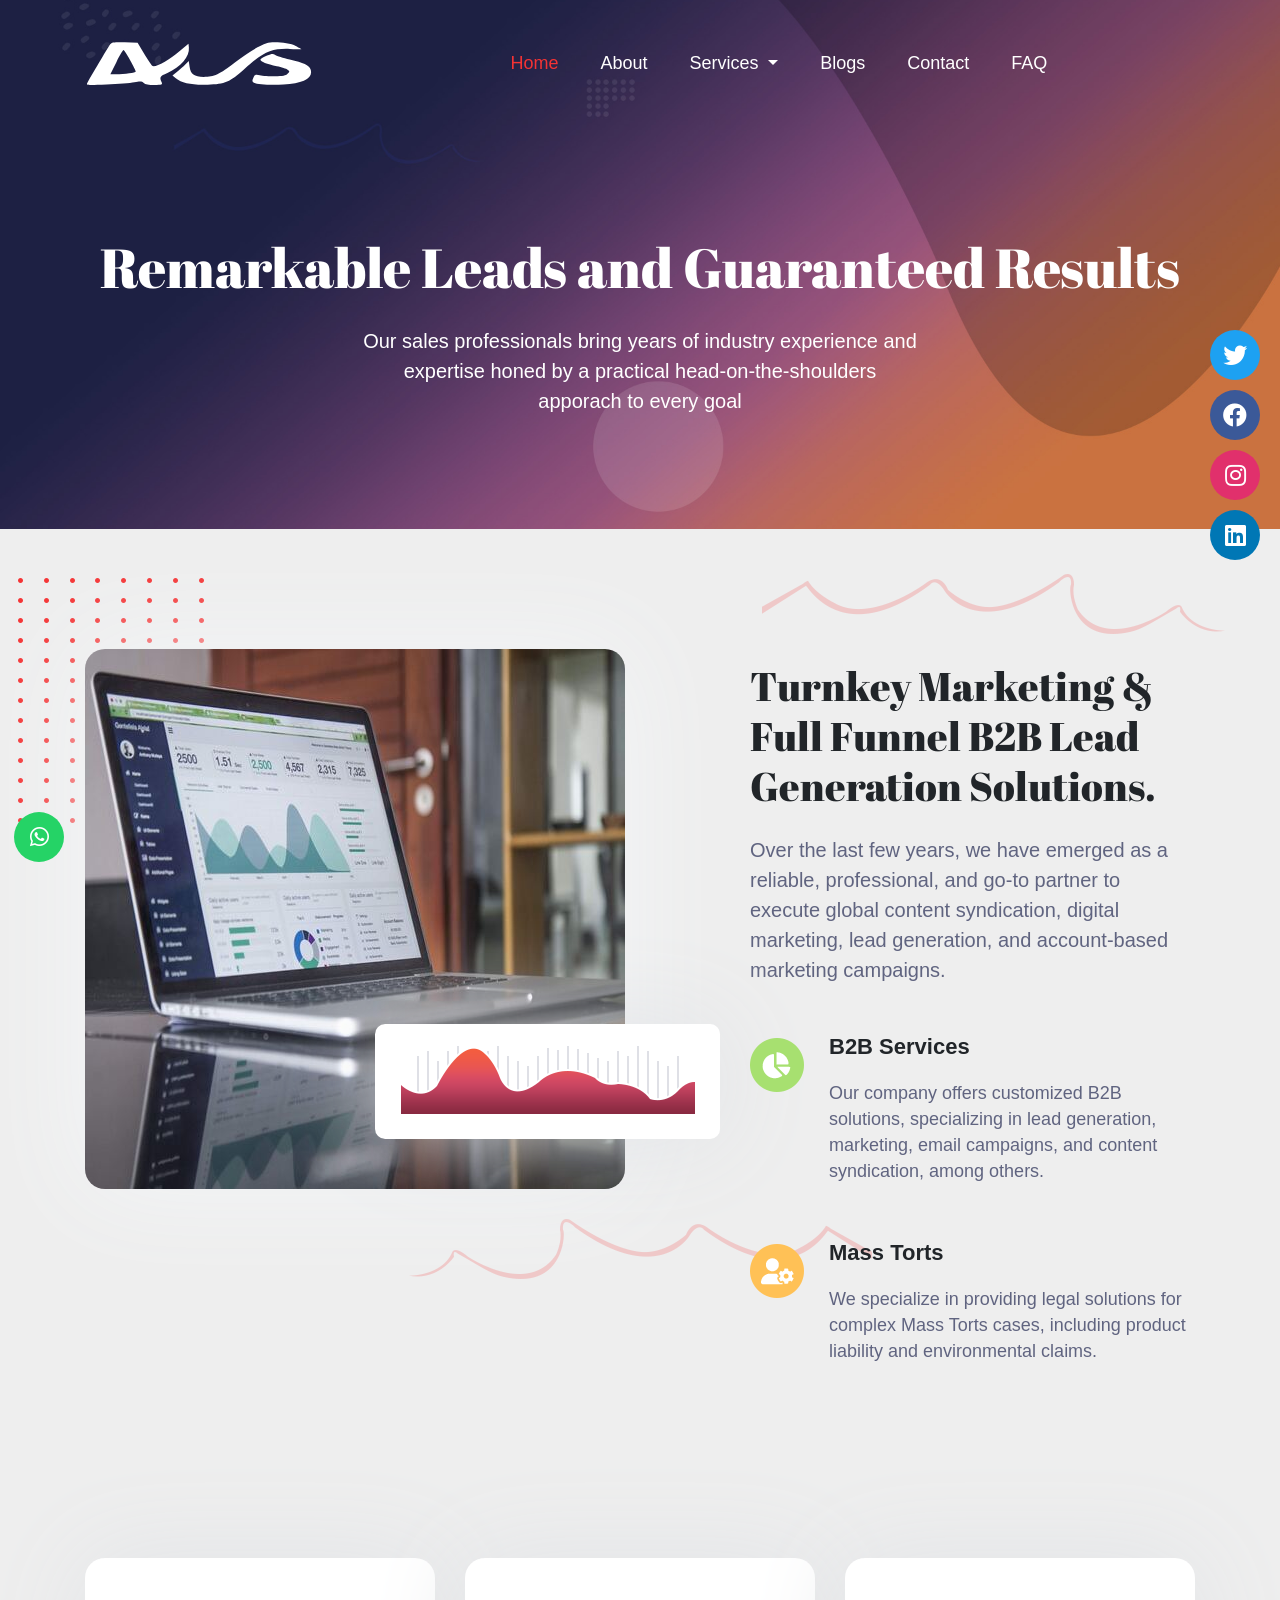
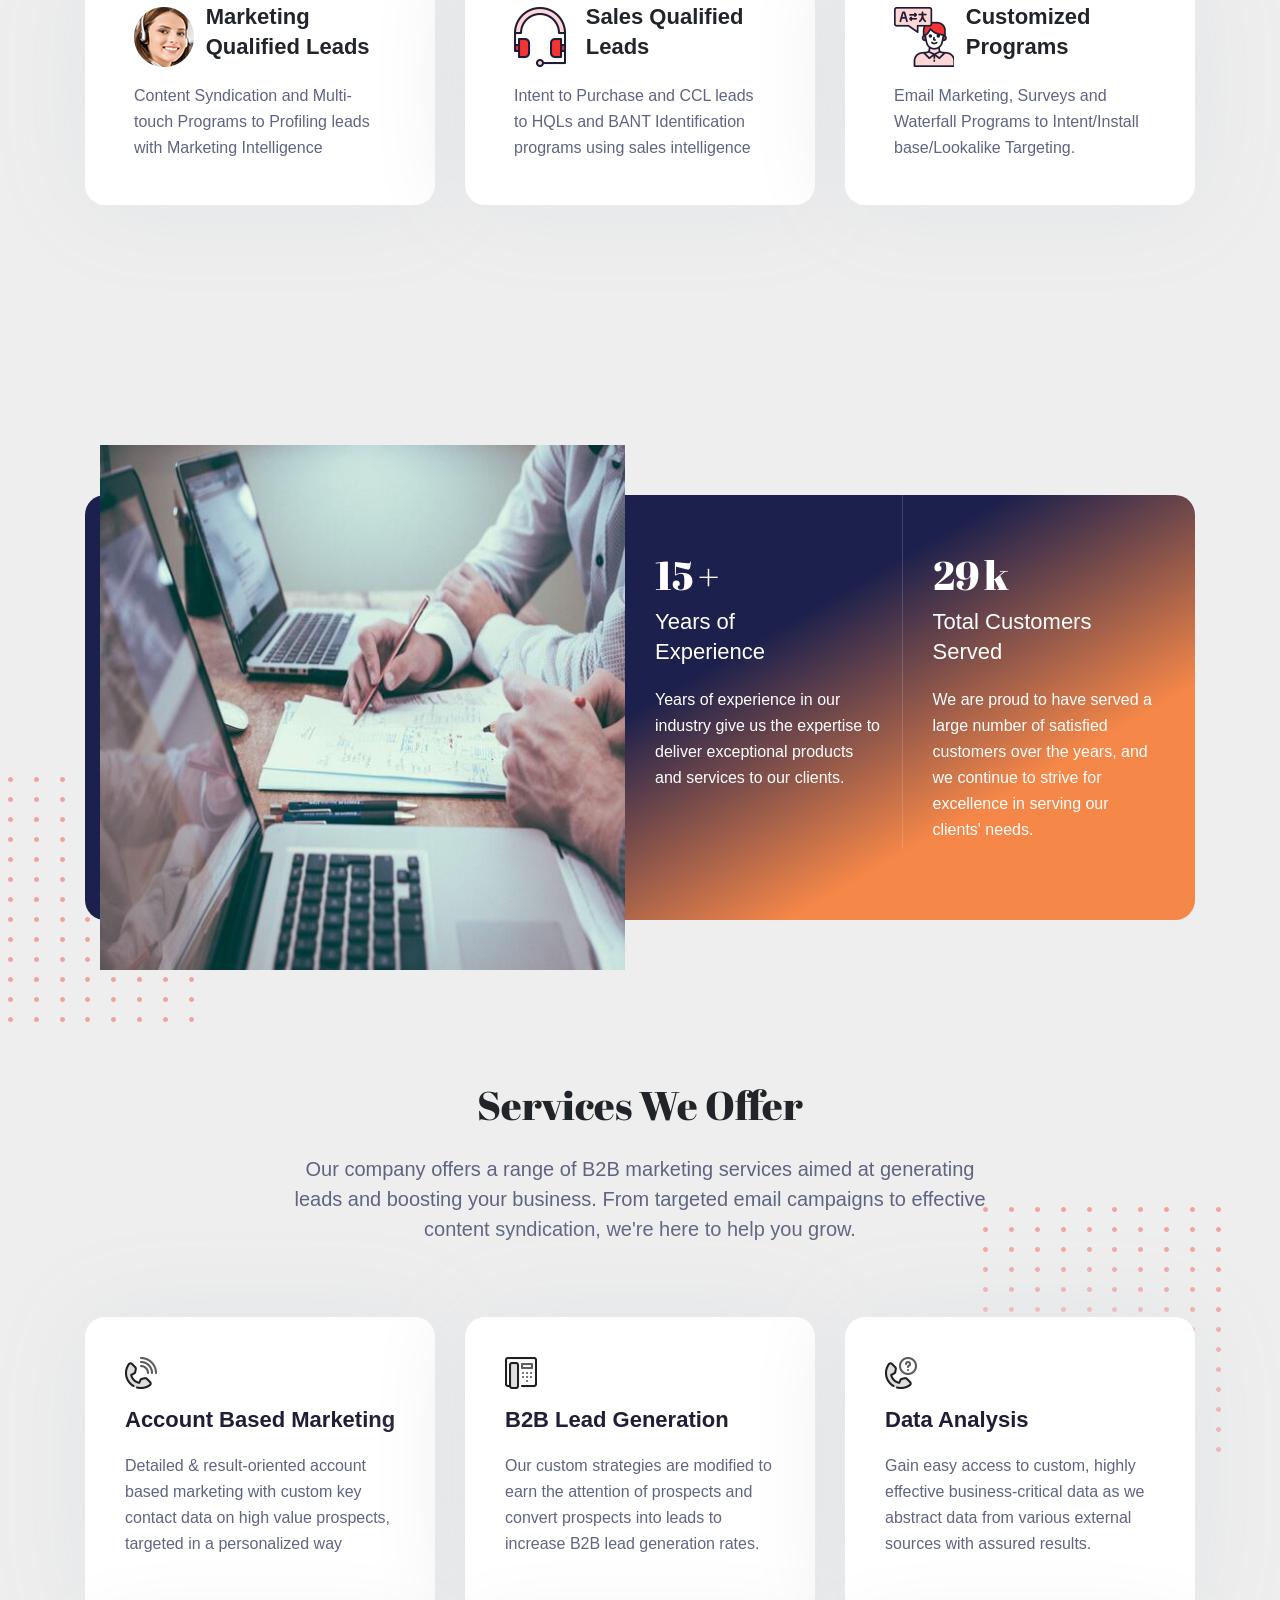
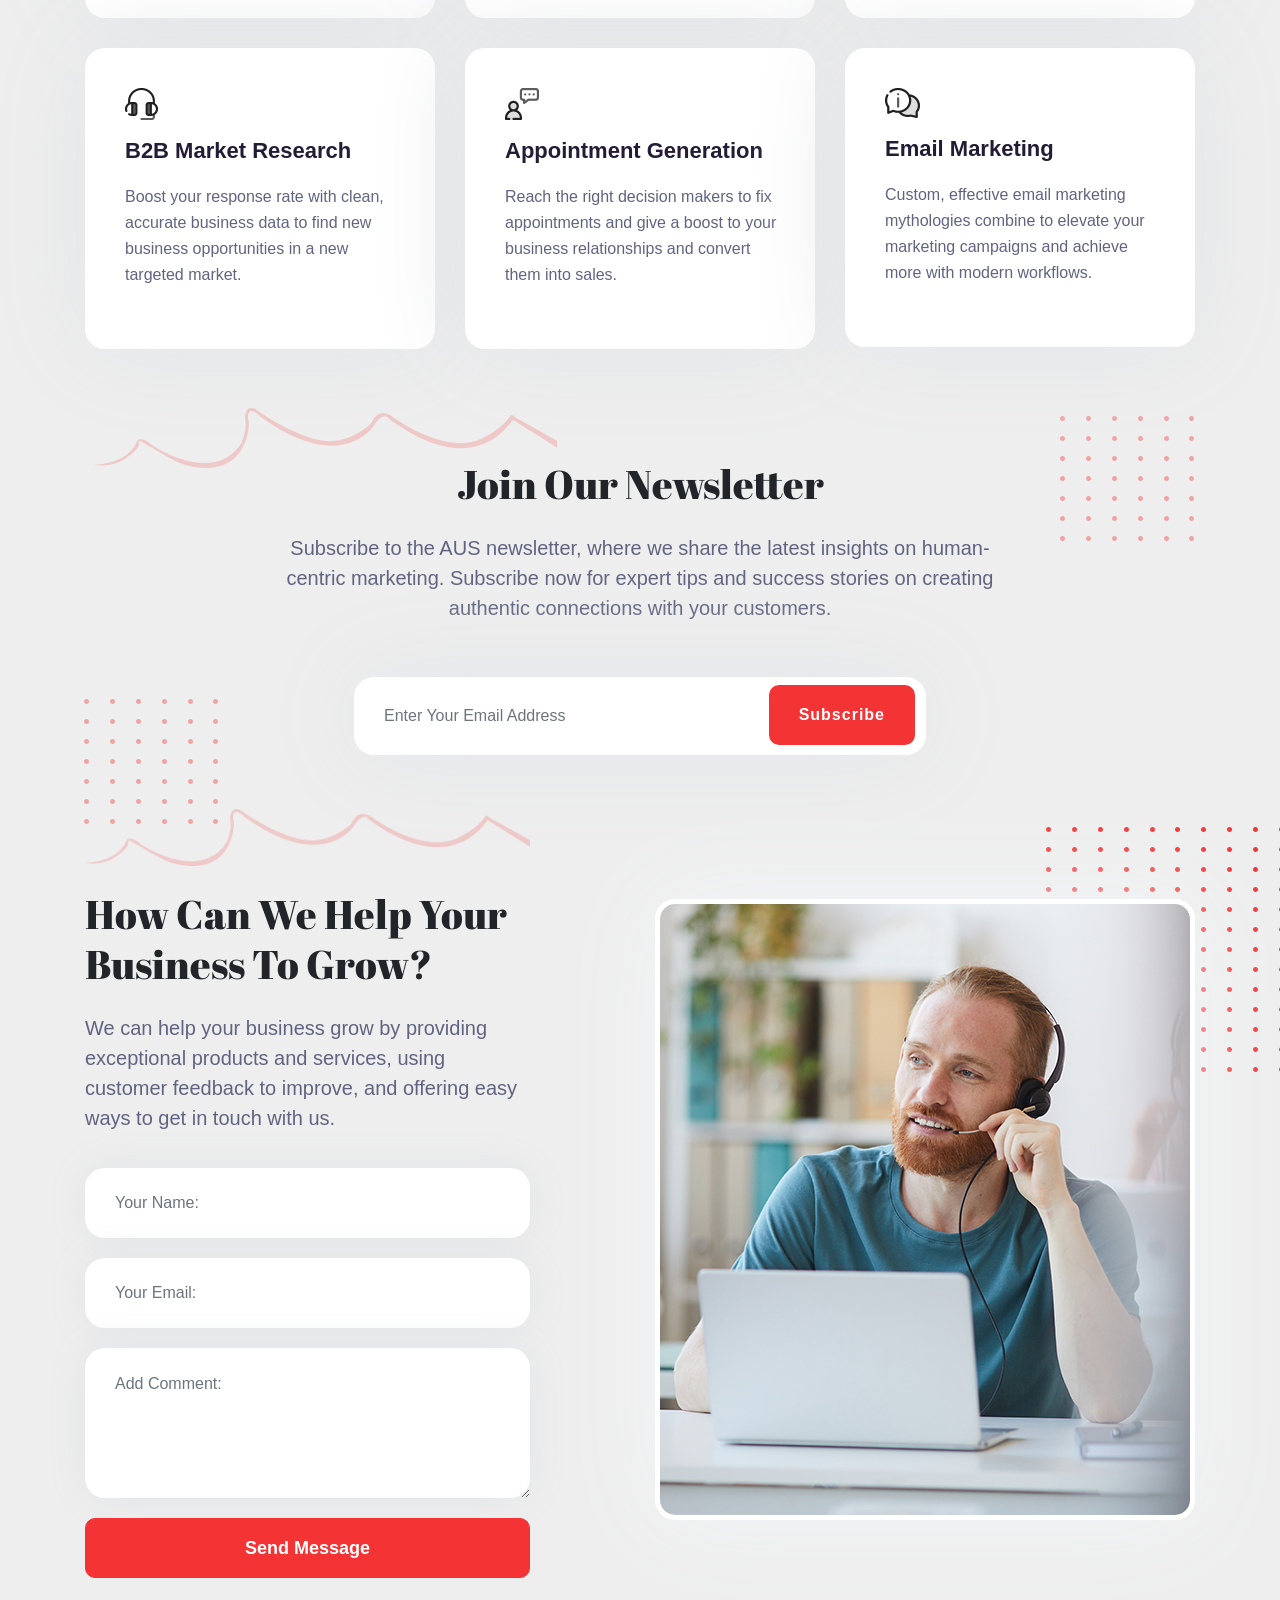
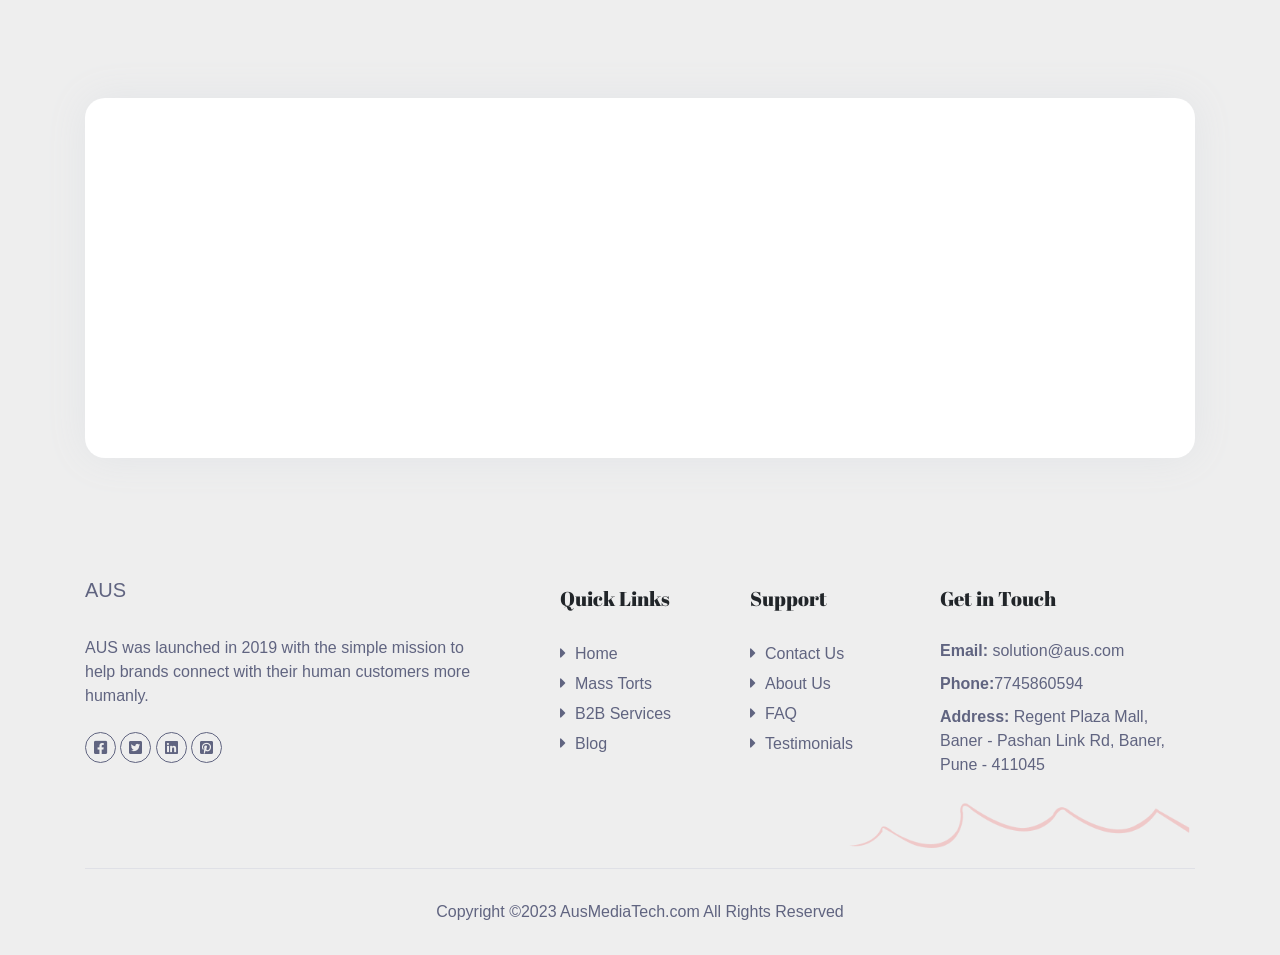
<file: home.html>
<html lang="zxx" webcrx="">

<head>
    <title>Home | Aus</title>
    <meta charset="utf-8">
    <meta name="viewport" content="width=device-width, initial-scale=1.0">
    <meta name="description"
        content="AUS is a leading provider of innovative solutions, specializing in B2B lead generation, marketing, email marketing, content syndication, and mass torts. With years of experience and a dedication to delivering exceptional results, we help businesses connect with their target audience, drive growth, and achieve their goals. Get in touch with us today to explore how we can support your business success.">
    <meta name="keywords" content="AUS | AusMediaTech | Media | B2B | Business To Business | MediaTech | Tech">
    <meta name="author" content="NaZiF">
    <link rel="stylesheet" href="assets/css/animate.css">
    <link rel="stylesheet" href="https://stackpath.bootstrapcdn.com/bootstrap/4.5.2/css/bootstrap.min.css"
        integrity="sha384-JcKb8q3iqJ61gNV9KGb8thSsNjpSL0n8PARn9HuZOnIxN0hoP+VmmDGMN5t9UJ0Z" crossorigin="anonymous">
    <link rel="stylesheet" href="https://pro.fontawesome.com/releases/v5.10.0/css/all.css"
        integrity="sha384-AYmEC3Yw5cVb3ZcuHtOA93w35dYTsvhLPVnYs9eStHfGJvOvKxVfELGroGkvsg+p" crossorigin="anonymous">
    <link rel="stylesheet" href="assets/css/style.css" type="text/css">
    <link rel="stylesheet" href="assets/css/responsive.css" type="text/css">
    <link rel="stylesheet" href="assets/css/custom-style.css" type="text/css">
    <link rel="stylesheet" href="assets/css/special-classes.css" type="text/css">
    <link rel="stylesheet" href="assets/css/custome.css" type="text/css">
</head>

<body>

    <div class="banner-section-outer">
        <!-- MAIN HEADER -->
        <header class="header">
            <div class="main-header">
                <div class="container">
                    <nav class="navbar navbar-expand-lg navbar-light p-0">
                        <a class="navbar-brand" href="home.html">
                            <figure class="navbar-logo mb-0">
                                <img class="img-fluid" src="assets/images/AusWhiteLogo.svg" alt="">
                            </figure>
                        </a>
                        <button class="navbar-toggler collapsed" type="button" data-toggle="collapse"
                            data-target="#navbarSupportedContent" aria-controls="navbarSupportedContent"
                            aria-expanded="false" aria-label="Toggle navigation">
                            <span class="navbar-toggler-icon"></span>
                            <span class="navbar-toggler-icon"></span>
                            <span class="navbar-toggler-icon"></span>
                        </button>
                        <div class="collapse navbar-collapse" id="navbarSupportedContent">
                            <ul class="navbar-nav m-auto">
                                <li class="nav-item active">
                                    <a class="nav-link scroll" href="home.html">Home</a>
                                </li>
                                <li class="nav-item">
                                    <a class="nav-link scroll" href="about.html">About</a>
                                </li>
                                <li class="nav-item dropdown">
                                    <a class="nav-link dropdown-toggle" href="#" id="navbarDropdown" role="button"
                                        data-toggle="dropdown" aria-haspopup="true" aria-expanded="false">
                                        Services
                                    </a>
                                    <div class="dropdown-menu list-unstyled hotline-dropdown"
                                        aria-labelledby="navbarDropdown">
                                        <ul class="dropdown-menu-list list-unstyled">
                                            <li><a class="dropdown-item scroll hotline-menu" href="services.html">B2B
                                                    Services</a></li>
                                            <!-- <li><a class="dropdown-item scroll hotline-menu" href="masstorts.html">Mass Torts</a></li> -->
                                        </ul>
                                    </div>
                                </li>
                                <li class="nav-item">
                                    <a class="nav-link scroll" href="three-column.html">Blogs</a>
                                </li>
                                <li class="nav-item">
                                    <a class="nav-link scroll" href="contact.html">Contact</a>
                                </li>
                                <li class="nav-item">
                                    <a class="nav-link scroll" href="faq.html">FAQ</a>
                                </li>
                            </ul>
                        </div>
                    </nav>
                </div>
            </div>
        </header>
        <!-- BANNER -->
        <!-- <section class="home-banner-section overflow-hidden">
    <div class="container">
        <div class="row">
            <div class="col-lg-6 col-md-6 col-sm-12 text-md-left text-center">
                <div class="home-banner-text-setting wow slideInLeft" data-wow-duration="2s" style="visibility: visible; animation-duration: 2s; animation-name: slideInLeft;">
                    <div class="home-banner-text">
                        <h1 class="text-white mb-lg-4 mb-3">Remarkable Leads and Guaranteed Results</h1>
                        <p class="text-white">Our sales professionals bring years of industry experience and expertise honed by a practical head-on-the-shoulders apporach to every goal</p>
                    </div>
                    <div class="home-banner-button list-inline">    
                        <div class="free-outer list-inline-item">
                            <a href="contact.html" class="free hover-effect">Contact AUS</a>
                        </div>    
                        <div class="list-inline-item">  
                            <a class="play-icon hover-effect" href="#video-section"><i class="fas fa-play"></i></a>
                        </div>  
                    </div> 
                </div>
                </div>
            <div class="col-lg-6 col-md-6 col-sm-12 text-center">
                <div class="banner-img-content position-relative">
                    <figure class="banner-arrow-img mb-0 position-absolute wow slideInRight" data-wow-duration="2s" style="visibility: visible; animation-duration: 2s; animation-name: slideInRight;">
                        <img src="assets/images/banner-arrow-img.png" alt="">
                    </figure>
                </div>
            </div>
        </div>
    </div>
</section> -->

        <!-- SUB BANNER SECTION -->
        <section class="sub-banner-section">
            <div class="container">
                <div class="row">
                    <div class="col-12 text-center">
                        <div class="sub-banner-text">
                            <h1 class="text-white mb-lg-4 mb-3 disappearing-text">Remarkable Leads and Guaranteed
                                Results</h1>
                            <p class="text-white">Our sales professionals bring years of industry experience and
                                expertise honed by a practical head-on-the-shoulders apporach to every goal</p>
                        </div>
                    </div>
                </div>
            </div>
        </section>
    </div>
    <!-- INTERACTION SECTION -->
    <section class="interaction-section">
        <div class="container">
            <div class="row">
                <div class="col-xl-7 col-lg-6 col-md-6 col-sm-12">
                    <div class="interaction-section-img-content position-relative">
                        <figure class="interaction-section-shape-img-1 mb-0 position-absolute">
                            <img class="img-fluid" src="assets/images/interaction-section-shape-img-1.png" alt="">
                        </figure>
                        <figure class="interaction-section-main-img mb-0 position-relative wow bounceIn"
                            data-wow-duration="2s"
                            style="visibility: visible; animation-duration: 2s; animation-name: bounceIn;">
                            <img class="img-fluid" src="assets/images/computer.jpg" alt="">
                        </figure>
                        <figure class="interaction-section-graph-img mb-0 position-absolute wow fadeInUp"
                            data-wow-duration="2s"
                            style="visibility: visible; animation-duration: 2s; animation-name: fadeInUp;">
                            <img class="img-fluid" src="assets/images/interaction-section-graph-img.png" alt="">
                        </figure>
                        <figure class="interaction-section-shape-img-3 mb-0 position-absolute">
                            <img class="img-fluid" src="assets/images/interaction-section-shape-img-3.png" alt="">
                        </figure>
                    </div>
                </div>
                <div class="col-xl-5 col-lg-6 col-md-6 col-sm-12 text-md-left text-center">
                    <div class="interaction-section-text position-relative">
                        <figure class="interaction-section-shape-img-2 mb-0 position-absolute">
                            <img class="img-fluid" src="assets/images/interaction-section-shape-img-2.png" alt="">
                        </figure>
                        <h2 class="mb-lg-4 mb-sm-3 mb-2">Turnkey Marketing & Full Funnel B2B Lead Generation Solutions.
                        </h2>
                        <p class="main-text">Over the last few years, we have emerged as a reliable, professional, and
                            go-to partner to execute global content syndication, digital marketing, lead generation, and
                            account-based marketing campaigns.</p>
                        <div class="interaction-section-listing-outer">
                            <div class="interaction-section-listing-inner position-relative">
                                <h4>B2B Services</h4>
                                <p class="text-size-18 mb-0">Our company offers customized B2B solutions, specializing
                                    in lead generation, marketing, email campaigns, and content syndication, among
                                    others.</p>
                            </div>
                        </div>
                        <div class="interaction-section-listing-outer mb-0">
                            <div class="interaction-section-listing-inner variation-1 position-relative">
                                <h4>Mass Torts</h4>
                                <p class="text-size-18 mb-0">We specialize in providing legal solutions for complex Mass
                                    Torts cases, including product liability and environmental claims.</p>
                            </div>
                        </div>
                    </div>
                </div>
            </div>
        </div>
    </section>
    <!-- SOLUTIONS SECTION -->
    <section class="solutions-section">
        <div class="container">
            <div class="solutions-section-inner text-md-left text-center">
                <div class="row">
                </div>
            </div>
            <div class="row wow slideinLeft" data-wow-duration="2s"
                style="visibility: hidden; animation-duration: 2s; animation-name: none;">
                <div class="col-md-4 col-sm-6 mb-md-0 mb-4 text-md-left text-center">
                    <div class="solutions-section-plan-box hover-effect">
                        <div class="row">
                            <div class="col-lg-3 col-12">
                                <figure>
                                    <img src="assets/images/solution-section-plan-box-img-1.png" alt="">
                                </figure>
                            </div>
                            <div class="col-lg-9 col-12">
                                <h4>Marketing Qualified Leads</h4>
                            </div>
                            <p class="text-size-16 mb-0">Content Syndication and Multi-touch Programs to Profiling leads
                                with Marketing Intelligence</p>
                        </div>
                    </div>
                </div>
                <div class="col-md-4 col-sm-6 mb-md-0 mb-4 text-md-left text-center">
                    <div class="solutions-section-plan-box hover-effect">
                        <div class="row">
                            <div class="col-lg-3 col-12">
                                <figure>
                                    <img src="assets/images/solution-section-plan-box-img-2.png" alt="">
                                </figure>
                            </div>
                            <div class="col-lg-9 col-12">
                                <h4>Sales Qualified Leads</h4>
                            </div>
                            <p class="text-size-16 mb-0">Intent to Purchase and CCL leads to HQLs and BANT
                                Identification programs using sales intelligence</p>
                        </div>
                    </div>
                </div>
                <div class="col-md-4 col-sm-6 text-md-left text-center">
                    <div class="solutions-section-plan-box hover-effect">
                        <div class="row">
                            <div class="col-lg-3 col-12">
                                <figure>
                                    <img src="assets/images/solution-section-plan-box-img-3.png" alt="">
                                </figure>
                            </div>
                            <div class="col-lg-9 col-12">
                                <h4>Customized Programs</h4>
                            </div>
                            <p class="text-size-16 mb-0">Email Marketing, Surveys and Waterfall Programs to
                                Intent/Install base/Lookalike Targeting.</p>
                        </div>
                    </div>
                </div>
            </div>
        </div>
    </section>
    <!-- CUSTOMER BASE SECTION -->
    <section class="customer-base-section overflow-hidden">
        <div class="container">
        </div>
    </section>
    <!-- VIDEO SECTION -->
    <section class="video-section" id="video-section">
        <div class="container">
            <div class="row">
                <div class="vide-section-inner float-left-w-100">
                    <div class="col-lg-6 col-md-6 col-sm-12 float-left">
                        <div class="video-content text-right position-relative">
                            <div class="videoCoverImage">
                                <div>
                                    <img class="thumb img-fluid" style="cursor: pointer;"
                                        src="assets/images/VideoSection.jpg" alt="">
                                </div>
                                <!-- <div id="thevideo" style=" display: none; ">
                                    <iframe width="490" height="400"
                                        src="https://video-previews.elements.envatousercontent.com/h264-video-previews/1130042.mp4"
                                        allowfullscreen=""></iframe>
                                </div> -->
                            </div>
                            <figure class="video-section-shape-img mb-0 position-absolute">
                                <img class="img-fluid" src="assets/images/video-section-shape-img.png" alt="">
                            </figure>
                        </div>
                    </div>
                    <div class="col-lg-3 col-md-3 col-sm-6 float-left text-sm-left text-center">
                        <div class="counter-content variation-1">
                            <span class="number count d-inline-block text-white">15</span>
                            <span class="suffix count d-inline-block text-white">+</span>
                            <h4 class="text-white">Years of Experience</h4>
                            <p class="text-size-16 text-white mb-0">Years of experience in our industry give us the
                                expertise to deliver exceptional products and services to our clients.</p>
                        </div>
                    </div>
                    <div class="col-lg-3 col-md-3 col-sm-6 float-left text-sm-left text-center">
                        <div class="counter-content">
                            <span class="number count d-inline-block text-white">29</span>
                            <span class="suffix count d-inline-block text-white">k</span>
                            <h4 class="text-white">Total Customers Served</h4>
                            <p class="text-size-16 text-white mb-0">We are proud to have served a large number of
                                satisfied customers over the years, and we continue to strive for excellence in serving
                                our clients' needs.</p>
                        </div>
                    </div>
                </div>
            </div>
        </div>
    </section>
    <!-- SERVICES SECTION -->
    <section class="services-section position-relative">
        <div class="container">
            <div class="row">
                <div class="services-section-inner text-center position-relative">
                    <h2 class="mb-lg-4 mb-md-3 mb-2">Services We Offer</h2>
                    <p class="mb-0">Our company offers a range of B2B marketing services aimed at generating leads and
                        boosting your business. From targeted email campaigns to effective content syndication, we're
                        here to help you grow.</p>
                    <figure class="services-section-shape-img-1 mb-0 position-absolute">
                        <img class="img-fluid" src="assets/images/services-section-shape-img-1.png" alt="">
                    </figure>
                </div>
            </div>
            <div class="row">
                <div class="col-lg-4 col-md-4 col-sm-6 col-12 mb-md-0 mb-4 text-md-left text-center">
                    <div class="services-section-plan-box hover-effect">
                        <figure>
                            <img src="assets/images/services-section-plan-box-img-1.png" alt="">
                        </figure>
                        <h4 class="font-weight-bold">Account Based Marketing</h4>
                        <p class="text-size-16">Detailed & result-oriented account based marketing with custom key
                            contact data on high value prospects, targeted in a personalized way</p>
                    </div>
                </div>
                <div class="col-lg-4 col-md-4 col-sm-6 col-12 mb-md-0 mb-4 text-md-left text-center">
                    <div class="services-section-plan-box hover-effect">
                        <figure>
                            <img src="assets/images/services-section-plan-box-img-2.png" alt="">
                        </figure>
                        <h4 class="font-weight-bold">B2B Lead Generation</h4>
                        <p class="text-size-16">Our custom strategies are modified to earn the attention of prospects
                            and convert prospects into leads to increase B2B lead generation rates.</p>
                    </div>
                </div>
                <div class="col-lg-4 col-md-4 col-sm-6 col-12 text-md-left text-center">
                    <div class="services-section-plan-box hover-effect">
                        <figure>
                            <img src="assets/images/services-section-plan-box-img-3.png" alt="">
                        </figure>
                        <h4 class="font-weight-bold">Data Analysis</h4>
                        <p class="text-size-16">Gain easy access to custom, highly effective business-critical data as
                            we abstract data from various external sources with assured results.</p>
                    </div>
                </div>
            </div>
            <div class="divider"></div>
            <div class="row position-relative">
                <div class="col-lg-4 col-md-4 col-sm-6 col-12 mb-md-0 mb-4 text-md-left text-center">
                    <div class="services-section-plan-box hover-effect">
                        <figure>
                            <img src="assets/images/services-section-plan-box-img-4.png" alt="">
                        </figure>
                        <h4 class="font-weight-bold">B2B Market Research</h4>
                        <p class="text-size-16">Boost your response rate with clean, accurate business data to find new
                            business opportunities in a new targeted market.</p>
                    </div>
                </div>
                <div class="col-lg-4 col-md-4 col-sm-6 col-12 mb-md-0 mb-4 text-md-left text-center">
                    <div class="services-section-plan-box hover-effect">
                        <figure>
                            <img src="assets/images/services-section-plan-box-img-5.png" alt="">
                        </figure>
                        <h4 class="font-weight-bold">Appointment Generation</h4>
                        <p class="text-size-16">Reach the right decision makers to fix appointments and give a boost to
                            your business relationships and convert them into sales.</p>
                    </div>
                </div>
                <div class="col-lg-4 col-md-4 col-sm-6 col-12 text-md-left text-center">
                    <div class="services-section-plan-box hover-effect">
                        <figure>
                            <img src="assets/images/services-section-plan-box-img-6.png" alt="">
                        </figure>
                        <h4 class="font-weight-bold">Email Marketing</h4>
                        <p class="text-size-16">Custom, effective email marketing mythologies combine to elevate your
                            marketing campaigns and achieve more with modern workflows.</p>
                    </div>
                </div>
            </div>
            <!-- <div class="row">
            <div class="col-lg-4 col-md-4 col-sm-6 col-12 mb-md-0 mb-4 text-md-left text-center">
                <div class="services-section-plan-box hover-effect">
                    <figure>
                        <img src="assets/images/services-section-plan-box-img-1.png" alt="">
                    </figure>
                    <h4 class="font-weight-bold">B2B Lead Generation</h4>
                    <p class="text-size-16">When it comes to B2B lead generation, we understand that both volume and quality are highly important. You will spend less time nurturing and following up on unproductive leads, and by ensuring an overall higher conversion rate</p>
                    <a class="d-inline-block text-decoration-none" href="services.html">Read More<i class="far fa-long-arrow-alt-right position-relative"></i></a>
                </div>
            </div>
            <div class="col-lg-4 col-md-4 col-sm-6 col-12 mb-md-0 mb-4 text-md-left text-center">
                <div class="services-section-plan-box hover-effect">
                    <figure>
                        <img src="assets/images/services-section-plan-box-img-2.png" alt="">
                    </figure>
                    <h4 class="font-weight-bold">Marketing</h4>
                    <p class="text-size-16">With first-party intent data determine the key accounts to run your account-based marketing campaigns. Choose the pace of the campaign as you need. Build your own account list by leveraging the behavioral data in the past.</p>
                    
                    <a class="d-inline-block text-decoration-none" href="services.html">Read More<i class="far fa-long-arrow-alt-right position-relative"></i></a>
                </div>
            </div>
            <div class="col-lg-4 col-md-4 col-sm-6 col-12 text-md-left text-center">
                <div class="services-section-plan-box hover-effect">
                    <figure>
                        <img src="assets/images/services-section-plan-box-img-3.png" alt="">
                    </figure>
                    <h4 class="font-weight-bold">Email Marketing</h4>
                    <p class="text-size-16">AUS will enable you to run the entire email campaign targeted at your audience. Either you provide a list of your audience, or you define it. Aus has a reach of more than 30 Million B2B contact that enables them to execute the complete lifecycle of the email campaign.</p>
                    <a class="d-inline-block text-decoration-none" href="services.html">Read More<i class="far fa-long-arrow-alt-right position-relative"></i></a>
                </div>
            </div>
        </div> -->
            <!-- <div class="divider"></div>
        <div class="row position-relative">
            <div class="col-lg-4 col-md-4 col-sm-6 col-12 mb-md-0 mb-4 text-md-left text-center">
                <div class="services-section-plan-box hover-effect">
                    <figure>
                        <img src="assets/images/services-section-plan-box-img-4.png" alt="">
                    </figure>
                    <h4 class="font-weight-bold">Content Syndication</h4>
                    <p class="text-size-16">Almost 90% of B2B buyers go for whitepapers, webinars, or case studies before reaching out to a vendor. Using the content syndication model one can syndicate his content smartly across the largest B2B network.</p>
                    <a class="d-inline-block text-decoration-none" href="services.html">Read More<i class="far fa-long-arrow-alt-right position-relative"></i></a>
                </div>
            </div>
        </div> -->
            <figure class="services-section-shape-img-2 mb-0 position-absolute">
                <img class="img-fluid" src="assets/images/services-section-shape-img-2.png" alt="">
            </figure>
        </div>
    </section>
    <!-- BLOGS SECTION has to be added later -->
    <!-- <section class="blog-section position-relative">
    <div class="container">
        <div class="row">
            <div class="blog-section-inner text-center position-relative">
                <h2 class="mb-lg-4 mb-md-3 mb-2">Latest Blog &amp; Articles</h2>
                <p class="mb-0">Welcome to the AUS blog, where we explore the art of human connection in the digital age. Join us as we share insights and tips on creating a more human-centric approach to marketing and customer service.</p>
                <figure class="blog-section-shape-img-1 mb-0 position-absolute">
                    <img class="img-fluid" src="assets/images/blog-section-shape-img-1.png" alt="">
                </figure>
            </div>
        </div>
    </div>
</section> -->
    <!-- REVIEW SECTION  needs to be added when given-->
    <!-- <section class="review-section text-center">
    <div class="container">
        <div class="row position-relative">
            <figure class="review-section-shape-img-1 position-absolute mb-0">
                <img class="img-fluid" src="assets/images/review-section-shape-img-1.png" alt="">
            </figure>
            <div class="col-lg-12 col-md-12 col-sm-12 col-12">
                <div class="review-section-box w-100 position-relative">
                    <h2 class="mb-lg-4 mb-md-3 mb-2">Our Clients Reviews</h2>
                    <p class="mb-0">Discover what our satisfied clients have to say about their experience with us in our client review section, where honest feedback helps us deliver exceptional products and services.</p>
                </div>
            </div>
        </div>
    </div>
</section> -->
    <!-- NEWSLETTER SECTION -->
    <section class="newsletter-section position-relative">
        <div class="container">
            <div class="row">
                <div class="newsletter-section-inner text-center position-relative">
                    <figure class="newsletter-shape-img-1 mb-0 position-absolute">
                        <img class="img-fluid" src="assets/images/newsletter-shape-img-1.png" alt="">
                    </figure>
                    <h2 class="mb-lg-4 mb-md-3 mb-2">Join Our Newsletter</h2>
                    <p>Subscribe to the AUS newsletter, where we share the latest insights on human-centric marketing.
                        Subscribe now for expert tips and success stories on creating authentic connections with your
                        customers.</p>
                    <form class="newsletter-form" id="subscribe-form" target="_blank">
                        <div class="form-group mb-0 position-relative">
                            <input type="text" class="form-control" id="InputEmail2"
                                placeholder="Enter Your Email Address" name="query">
                            <button class="subscribe-btn d-inline-block position-absolute"
                                id="subscribeBtn">Subscribe</button>
                        </div>
                    </form>
                    <figure class="newsletter-shape-img-2 mb-0 position-absolute">
                        <img class="img-fluid" src="assets/images/newsletter-shape-img-2.png" alt="">
                    </figure>
                </div>
            </div>
        </div>
    </section>
    <section>
        <br><br><br>
        <br><br><br>
        <div class="container"></div>
    </section>
    <!-- CONTACT FORM SECTION -->
<section class="customer-base-section about-page-customer-base-section contact-form-section">
    <div class="container">
        <div class="row">
            <div class="col-xl-5 col-lg-6 col-md-6 col-sm-12 order-xl-1 order-lg-1 order-md-1 order-sm-2 order-2 text-md-left text-center">
                <div class="customer-base-section-text position-relative">
                    <figure class="contact-form-shape-img-1 mb-0 position-absolute">
                        <img class="img-fluid" src="assets/images/contact-form-shape-img-1.png" alt="">
                    </figure>
                    <h2 class="mb-lg-4 mb-md-3 mb-2">How Can We Help Your Business To Grow?</h2>
                    <p>We can help your business grow by providing exceptional products and services, using customer feedback to improve, and offering easy ways to get in touch with us.</p>
                    <div class="contact-form">
                        <form method="POST" id="enquery-form" action="contact-form.php">
                            <div class="form-group">    
                                <input type="text" class="form-control" placeholder="Your Name:" name="name" id="InputName"> 
                            </div>
                            <div class="form-group">    
                                <input type="email" class="form-control" placeholder="Your Email:" name="email" id="InputEmail"> 
                            </div>
                            <div class="form-group">    
                                <textarea class="form-control textarea" placeholder="Add Comment:" rows="3" name="comments" id="inputMessage"></textarea>
                            </div>
                            <div class="submitform-button">
                                <button type="submit" id="submit" class="submitform-btn hover-effect d-block">Send Message</button>
                            </div>
                        </form>
                     </div>
                </div>
            </div>
            <div class="col-xl-1 order-xl-2"></div>
            <div class="col-lg-6 col-md-6 col-sm-12 order-xl-2 order-lg-2 order-md-2 order-sm-1 order-1 d-md-flex align-items-lg-start align-items-md-center">
                <div class="customer-base-section-img-content position-relative wow bounceIn" data-wow-duration="2s" style="visibility: hidden; animation-duration: 2s; animation-name: none;">
                    <figure class="customer-base-section-shape-img-2 mb-0 position-absolute">
                        <img class="img-fluid" src="assets/images/customer-base-section-shape-img-2.png" alt="">
                    </figure>
                    <figure class="customer-base-section-main-img mb-0 text-right position-relative">
                        <img class="img-fluid" src="assets/images/contact-form-section-img.png" alt="">
                    </figure>
                </div>
            </div>
        </div>
    </div>
</section>  
    <!-- MAP SECTION -->
<div class="review-section map-section text-center">
    <div class="container">
        <div class="row">
            <div class="col-lg-12 col-md-12 col-sm-12 col-12">
                <div class="map-outer">
                    <iframe src="https://www.google.com/maps/embed?pb=!1m14!1m8!1m3!1d15129.926291688931!2d73.7930752!3d18.5523154!3m2!1i1024!2i768!4f13.1!3m3!1m2!1s0x3bc2bfc1fd7dc0a1%3A0xf0f45a9a8a0514de!2sAUS!5e0!3m2!1sen!2sin!4v1684305734865!5m2!1sen!2sin" width="1110" height="360" style="border:0;" allowfullscreen="" loading="lazy" referrerpolicy="no-referrer-when-downgrade"></iframe>
                </div>
            </div>
        </div>  
    </div>
</div> 
    <!-- FOOTER -->
    <section class="footer-section">
        <div class="container">
            <div class="row position-relative">
                <div class="col-xl-5 col-lg-4 col-md-5 col-sm-6 text-sm-left text-center">
                    <div class="footer-logo-content">
                        <figure class="footer-logo">
                            <p>AUS</p>
                        </figure>
                        <p class="text-size-16 mb-lg-4 mb-md-3 mb-3">AUS was launched in 2019 with the simple mission to
                            help brands connect with their human customers more humanly.</p>
                        <ul class="footer-logo-content-listing p-0 m-0">
                            <li class="list-unstyled d-inline-block"><a class="d-inline-block" href="#"><i
                                        class="fab fa-facebook-square"></i></a></li>
                            <li class="list-unstyled d-inline-block"><a class="d-inline-block" href="#"><i
                                        class="fab fa-twitter-square"></i></a></li>
                            <li class="list-unstyled d-inline-block"><a class="d-inline-block" href="#"><i
                                        class="fab fa-linkedin"></i></a></li>
                            <li class="list-unstyled d-inline-block"><a class="d-inline-block" href="#"><i
                                        class="fab fa-pinterest-square"></i></a></li>
                        </ul>
                    </div>
                </div>
                <div class="col-xl-2 col-lg-3 col-md-3 col-sm-6 d-lg-block d-md-none d-sm-none d-none">
                    <div class="footer-links-content">
                        <h5 class="font-weight-normal">Quick Links</h5>
                        <ul class="list-unstyled mb-0">
                            <ul class="list-unstyled mb-0">
                                <li><i class="fas fa-caret-right"></i><a class="text-decoration-none font-weight-normal"
                                        href="home.html">Home</a></li>
                                <li><i class="fas fa-caret-right"></i><a class="text-decoration-none font-weight-normal"
                                        href="masstorts.html">Mass Torts</a></li>
                                <li><i class="fas fa-caret-right"></i><a class="text-decoration-none font-weight-normal"
                                        href="services.html">B2B Services</a></li>
                                <li><i class="fas fa-caret-right"></i><a class="text-decoration-none font-weight-normal"
                                        href="blog.html">Blog</a></li>
                            </ul>
                        </ul>
                    </div>
                </div>
                <div class="col-lg-2 col-md-3 col-sm-6 d-md-block d-sm-none d-none">
                    <div class="footer-support-content">
                        <h5 class="font-weight-normal">Support</h5>
                        <ul class="list-unstyled mb-0">
                            <li><i class="fas fa-caret-right"></i><a class="text-decoration-none font-weight-normal"
                                    href="contact.html">Contact Us</a></li>
                            <li><i class="fas fa-caret-right"></i><a class="text-decoration-none font-weight-normal"
                                    href="about.html">About Us</a></li>
                            <li><i class="fas fa-caret-right"></i><a class="text-decoration-none font-weight-normal"
                                    href="faq.html">FAQ</a></li>
                            <li><i class="fas fa-caret-right"></i><a class="text-decoration-none font-weight-normal"
                                    href="Testimonials.html">Testimonials</a></li>
                        </ul>
                    </div>
                </div>
                <div class="col-lg-3 col-md-4 col-sm-6 text-sm-left text-center d-sm-block d-none">
                    <div class="footer-info-content">
                        <h5 class="font-weight-normal">Get in Touch</h5>
                        <ul class="list-unstyled mb-0">
                            <li><span class="font-weight-bold">Email:</span><a
                                    class="text-decoration-none font-weight-normal" href="mailto:solution@ausmediatech.com">
                                    solution@aus.com</a></li>
                            <li><span class="font-weight-bold">Phone:</span><a
                                    class="text-decoration-none font-weight-normal" href="tel:7745860594">7745860594</a>
                            </li>
                            <!-- <li><span class="font-weight-bold">Fax:</span><a class="text-decoration-none font-weight-normal" href="#"></a></li> -->
                            <li><span class="font-weight-bold">Address:</span><a
                                    class="text-decoration-none font-weight-normal" href="#"> Regent Plaza Mall, Baner -
                                    Pashan Link Rd, Baner, Pune - 411045</a></li>
                        </ul>
                    </div>
                </div>
                <figure class="footer-secrion-shape-img-1 mb-0 position-absolute">
                    <img class="img-fluid" src="assets/images/footer-section-shape-img-1.png" alt="">
                </figure>
            </div>
        </div>
    </section>
    <!-- FOOTER BAR -->
    <div class="footer-bar text-center">
        <div class="container">
            <div class="row">
                <div class="footer-bar-content w-100">
                    <p class="text-size-16 mb-0">Copyright ©2023 AusMediaTech.com All Rights Reserved</p>
                    <!-- <p class="text-size-16 mb-0">Made With AhamInfoTech</p> -->
                </div>
            </div>
        </div>
    </div>

    <!-- Floating Menu -->
    <div class="floating-menu">
        <a href="https://www.twitter.com/" class="twitter"><i class="fab fa-twitter"></i></a>
        <a href="https://www.facebook.com/" class="facebook"><i class="fab fa-facebook"></i></a>
        <a href="https://www.instagram.com/" class="instagram"><i class="fab fa-instagram"></i></a>
        <a href="https://www.linkedin.com/" class="linkedin"><i class="fab fa-linkedin"></i></a>
    </div>



    <!-- new chat button -->
    <input type="checkbox" id="check">
    <label class="chat-btn" for="check">
        <i class="fab fa-whatsapp comment"></i>
        <i class="fa fa-close close"></i>
    </label>
    <div class="wrapper">
        <div class="chatheader">
            <h6>Chat Support</h6>
        </div>
        <div class="text-center p-2">
            <span>Typically replies in minutes!</span><br><br>
        </div>
        <button id="chat-btnclick" class="btn btn-success btn-block">Start Chat</button>
    </div>
    </div>

    <script src="https://code.jquery.com/jquery-3.2.1.slim.min.js"
        integrity="sha384-KJ3o2DKtIkvYIK3UENzmM7KCkRr/rE9/Qpg6aAZGJwFDMVNA/GpGFF93hXpG5KkN"
        crossorigin="anonymous"></script>
    <script src="https://cdnjs.cloudflare.com/ajax/libs/popper.js/1.12.9/umd/popper.min.js"
        integrity="sha384-ApNbgh9B+Y1QKtv3Rn7W3mgPxhU9K/ScQsAP7hUibX39j7fakFPskvXusvfa0b4Q"
        crossorigin="anonymous"></script>
    <script src="https://maxcdn.bootstrapcdn.com/bootstrap/4.0.0/js/bootstrap.min.js"
        integrity="sha384-JZR6Spejh4U02d8jOt6vLEHfe/JQGiRRSQQxSfFWpi1MquVdAyjUar5+76PVCmYl"
        crossorigin="anonymous"></script>
    <script src="assets/js/wow.js"></script>
    <script>new WOW().init();</script>
    <script src="assets/js/counter-script.js"></script>

    <!-- code for chatbot integration -->
    <script>
        const chatBtn = document.getElementById('chat-btnclick');
        chatBtn.addEventListener('click', () => {
            window.open('https://api.whatsapp.com/send/?phone=+919139626757&text&type=phone_number&app_absent=0"', '_blank');
        });

    </script>
    <!-- <script>
    window.onload = function() {
      setTimeout(function() {
        window.location.href = "loading.html";
      }, 10000); // 10 seconds
    }
  </script> -->
    <iframe src="about:blank" style="display: none;"></iframe>

    <script src="/assets/js/subscription.js"></script>
    <script src="/assets/js/enquery.js"></script>
</body>

</html>
</file>
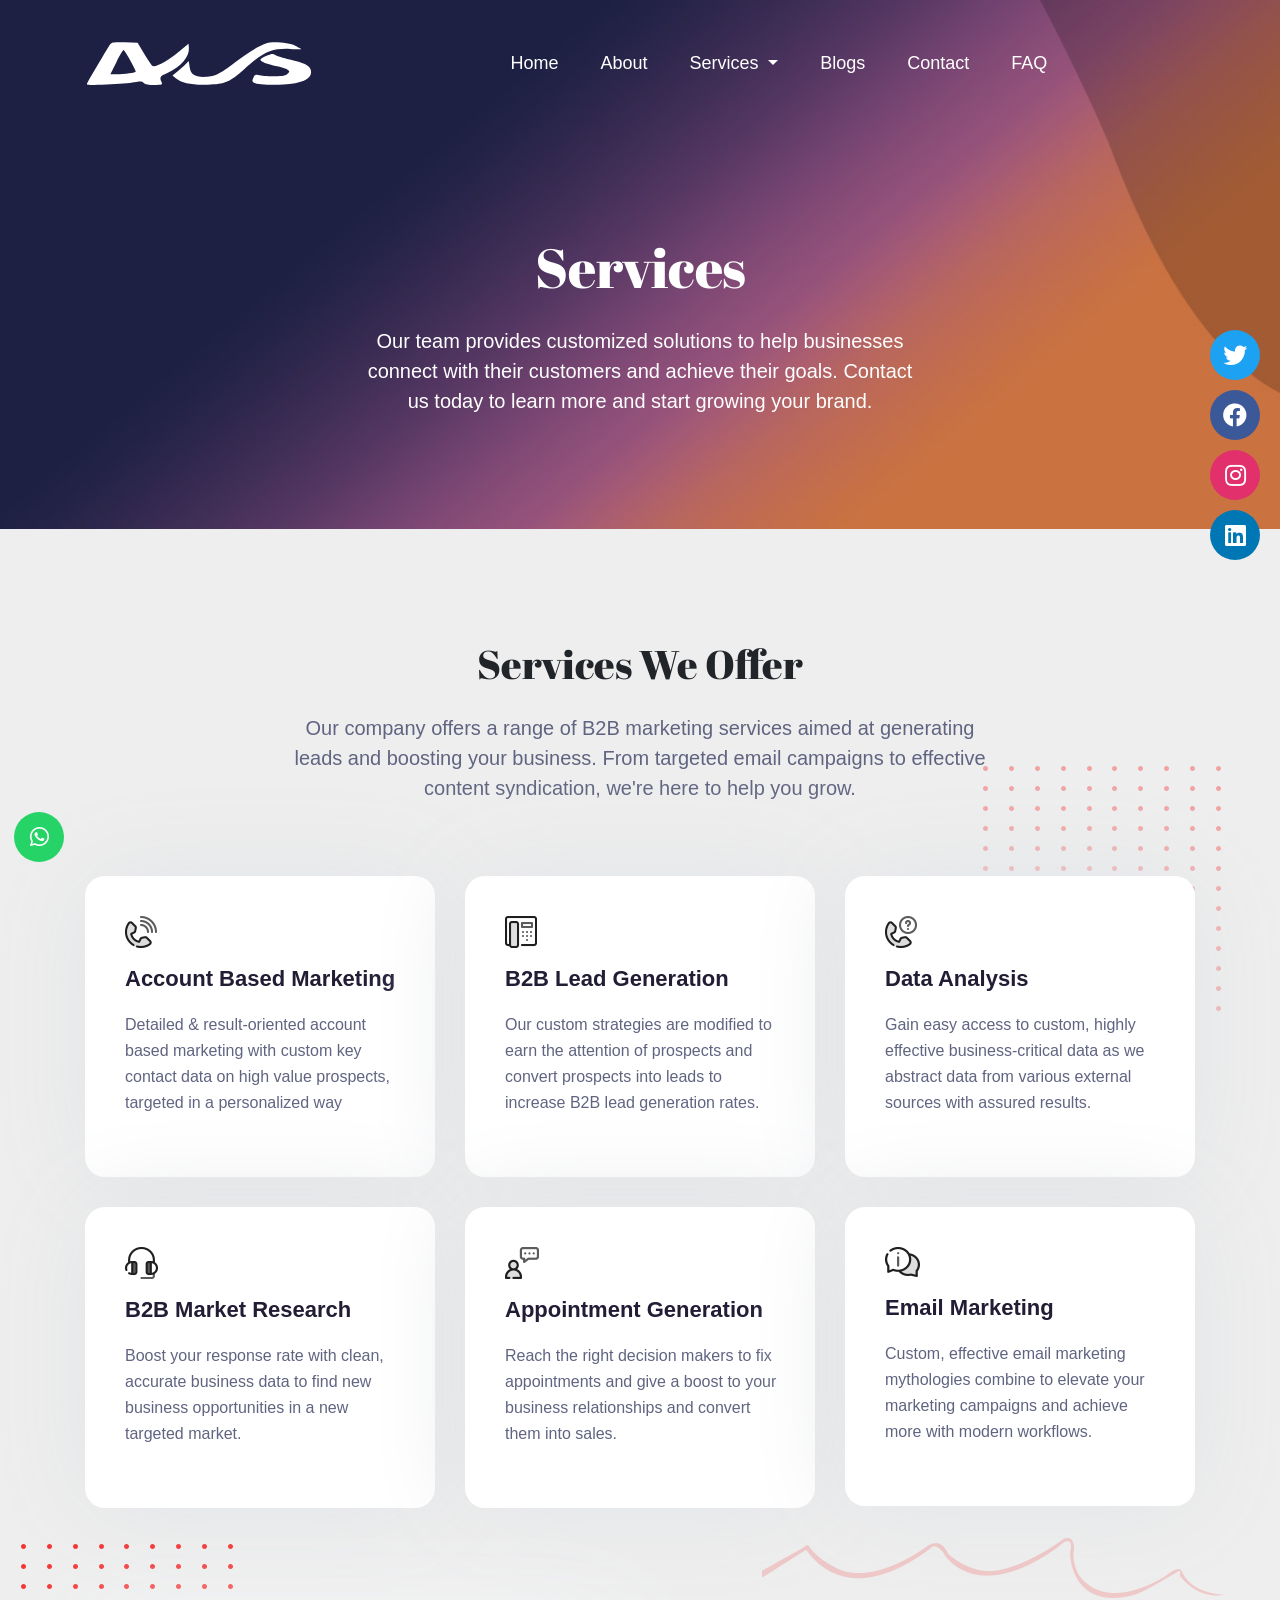
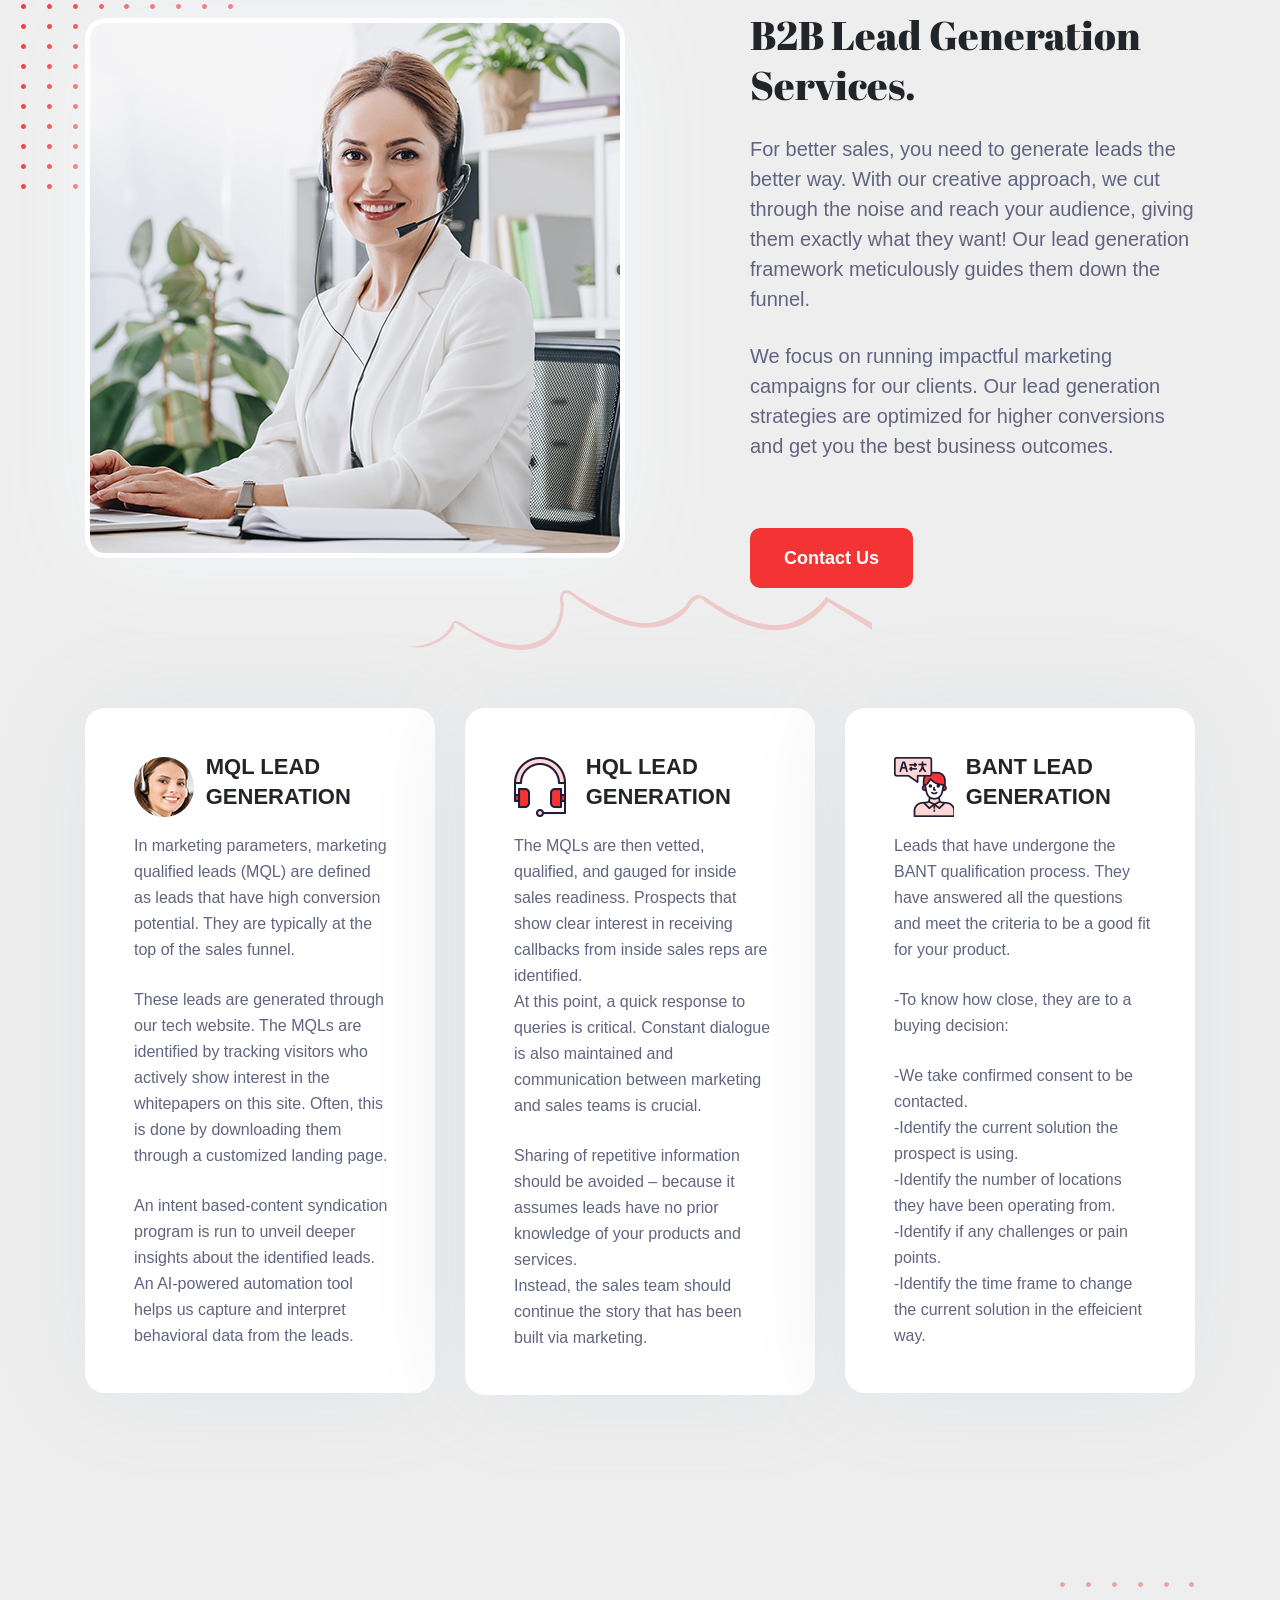
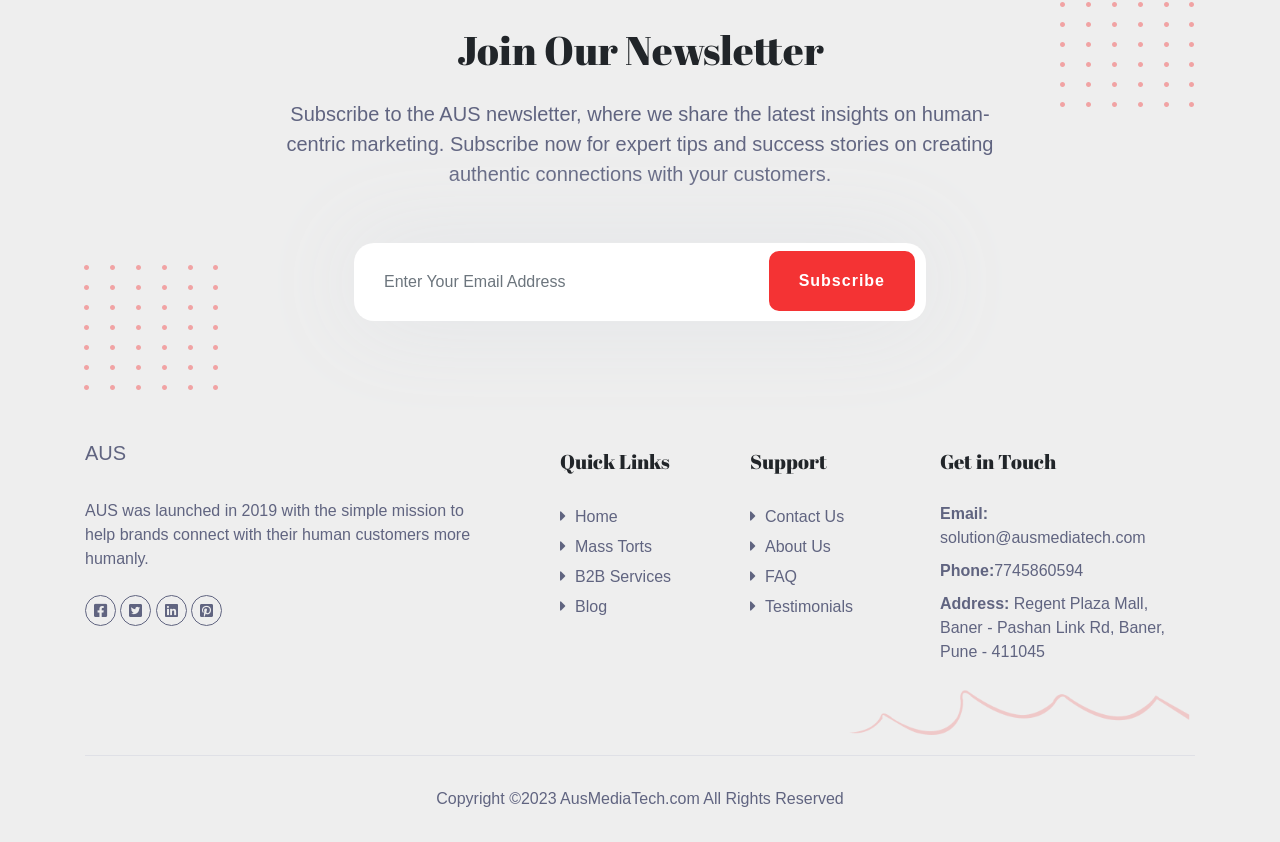
<file: services.html>
<html lang="zxx" webcrx="">

<head>
    <title>Services | Aus</title>
    <meta charset="utf-8">
    <meta name="viewport" content="width=device-width, initial-scale=1.0">
    <meta name="description"
        content="AUS is a leading provider of innovative solutions, specializing in B2B lead generation, marketing, email marketing, content syndication, and mass torts. With years of experience and a dedication to delivering exceptional results, we help businesses connect with their target audience, drive growth, and achieve their goals. Get in touch with us today to explore how we can support your business success.">
    <meta name="keywords" content="AUS | AusMediaTech | Media | B2B | Business To Business | MediaTech | Tech">
    <meta name="author" content="NaZiF">
    <link rel="stylesheet" href="assets/css/animate.css">
    <link rel="stylesheet" href="https://stackpath.bootstrapcdn.com/bootstrap/4.5.2/css/bootstrap.min.css"
        integrity="sha384-JcKb8q3iqJ61gNV9KGb8thSsNjpSL0n8PARn9HuZOnIxN0hoP+VmmDGMN5t9UJ0Z" crossorigin="anonymous">
    <link rel="stylesheet" href="https://pro.fontawesome.com/releases/v5.10.0/css/all.css"
        integrity="sha384-AYmEC3Yw5cVb3ZcuHtOA93w35dYTsvhLPVnYs9eStHfGJvOvKxVfELGroGkvsg+p" crossorigin="anonymous">
    <link rel="stylesheet" href="assets/css/style.css" type="text/css">
    <link rel="stylesheet" href="assets/css/responsive.css" type="text/css">
    <link rel="stylesheet" href="assets/css/custome.css" type="text/css">
</head>

<body>

    <div class="sub-banner-section-outer">
        <!-- MAIN HEADER -->
        <header class="header">
            <div class="main-header">
                <div class="container">
                    <nav class="navbar navbar-expand-lg navbar-light p-0">
                        <a class="navbar-brand" href="home.html">
                            <figure class="navbar-logo mb-0">
                                <img class="img-fluid" src="assets/images/AusWhiteLogo.svg" alt="">
                            </figure>
                        </a>
                        <button class="navbar-toggler collapsed" type="button" data-toggle="collapse"
                            data-target="#navbarSupportedContent" aria-controls="navbarSupportedContent"
                            aria-expanded="false" aria-label="Toggle navigation">
                            <span class="navbar-toggler-icon"></span>
                            <span class="navbar-toggler-icon"></span>
                            <span class="navbar-toggler-icon"></span>
                        </button>
                        <div class="collapse navbar-collapse" id="navbarSupportedContent">
                            <ul class="navbar-nav m-auto">
                                <li class="nav-item">
                                    <a class="nav-link scroll" href="home.html">Home</a>
                                </li>
                                <li class="nav-item">
                                    <a class="nav-link scroll" href="about.html">About</a>
                                </li>
                                <li class="nav-item dropdown">
                                    <a class="nav-link dropdown-toggle" href="#" id="navbarDropdown" role="button"
                                        data-toggle="dropdown" aria-haspopup="true" aria-expanded="false">
                                        Services
                                    </a>
                                    <div class="dropdown-menu list-unstyled hotline-dropdown"
                                        aria-labelledby="navbarDropdown">
                                        <ul class="dropdown-menu-list list-unstyled">
                                            <li><a class="dropdown-item scroll hotline-menu" href="services.html">B2B
                                                    Services</a></li>
                                            <!-- <li><a class="dropdown-item scroll hotline-menu" href="masstorts.html">Mass Torts</a></li> -->
                                        </ul>
                                    </div>
                                </li>
                                <li class="nav-item">
                                    <a class="nav-link scroll" href="three-column.html">Blogs</a>
                                </li>
                                <li class="nav-item">
                                    <a class="nav-link scroll" href="contact.html">Contact</a>
                                </li>
                                <li class="nav-item">
                                    <a class="nav-link scroll" href="faq.html">FAQ</a>
                                </li>
                            </ul>
                        </div>
                    </nav>
                </div>
            </div>
        </header>
        <!-- SUB BANNER SECTION -->
        <section class="sub-banner-section">
            <div class="container">
                <div class="row">
                    <div class="col-12 text-center">
                        <div class="sub-banner-text">
                            <h1 class="text-white mb-lg-4 mb-3">Services</h1>
                            <p class="text-white">Our team provides customized solutions to help businesses connect with
                                their customers and achieve their goals. Contact us today to learn more and start
                                growing your brand.</p>
                            <!-- <div class="breadcrum">
                        <span class="font-weight-normal d-inline-block text-white">Home / </span>
                        <span class="breadcrum-active font-weight-normal d-inline-block text-white">Services</span>
                    </div> -->
                        </div>
                    </div>
                </div>
            </div>
        </section>
    </div>
    <!-- SERVICES SECTION -->
    <section class="services-section position-relative">
        <div class="container">
            <div class="row">
                <div class="services-section-inner text-center position-relative">
                    <h2 class="mb-lg-4 mb-md-3 mb-2">Services We Offer</h2>
                    <p class="mb-0">Our company offers a range of B2B marketing services aimed at generating leads and
                        boosting your business. From targeted email campaigns to effective content syndication, we're
                        here to help you grow.</p>
                    <figure class="services-section-shape-img-1 mb-0 position-absolute">
                        <img class="img-fluid" src="assets/images/services-section-shape-img-1.png" alt="">
                    </figure>
                </div>
            </div>
            <div class="row">
                <div class="col-lg-4 col-md-4 col-sm-6 col-12 mb-md-0 mb-4 text-md-left text-center">
                    <div class="services-section-plan-box hover-effect">
                        <figure>
                            <img src="assets/images/services-section-plan-box-img-1.png" alt="">
                        </figure>
                        <h4 class="font-weight-bold">Account Based Marketing</h4>
                        <p class="text-size-16">Detailed & result-oriented account based marketing with custom key
                            contact data on high value prospects, targeted in a personalized way</p>
                    </div>
                </div>
                <div class="col-lg-4 col-md-4 col-sm-6 col-12 mb-md-0 mb-4 text-md-left text-center">
                    <div class="services-section-plan-box hover-effect">
                        <figure>
                            <img src="assets/images/services-section-plan-box-img-2.png" alt="">
                        </figure>
                        <h4 class="font-weight-bold">B2B Lead Generation</h4>
                        <p class="text-size-16">Our custom strategies are modified to earn the attention of prospects
                            and convert prospects into leads to increase B2B lead generation rates.</p>
                    </div>
                </div>
                <div class="col-lg-4 col-md-4 col-sm-6 col-12 text-md-left text-center">
                    <div class="services-section-plan-box hover-effect">
                        <figure>
                            <img src="assets/images/services-section-plan-box-img-3.png" alt="">
                        </figure>
                        <h4 class="font-weight-bold">Data Analysis</h4>
                        <p class="text-size-16">Gain easy access to custom, highly effective business-critical data as
                            we abstract data from various external sources with assured results.</p>
                    </div>
                </div>
            </div>
            <div class="divider"></div>
            <div class="row position-relative">
                <div class="col-lg-4 col-md-4 col-sm-6 col-12 mb-md-0 mb-4 text-md-left text-center">
                    <div class="services-section-plan-box hover-effect">
                        <figure>
                            <img src="assets/images/services-section-plan-box-img-4.png" alt="">
                        </figure>
                        <h4 class="font-weight-bold">B2B Market Research</h4>
                        <p class="text-size-16">Boost your response rate with clean, accurate business data to find new
                            business opportunities in a new targeted market.</p>
                    </div>
                </div>
                <div class="col-lg-4 col-md-4 col-sm-6 col-12 mb-md-0 mb-4 text-md-left text-center">
                    <div class="services-section-plan-box hover-effect">
                        <figure>
                            <img src="assets/images/services-section-plan-box-img-5.png" alt="">
                        </figure>
                        <h4 class="font-weight-bold">Appointment Generation</h4>
                        <p class="text-size-16">Reach the right decision makers to fix appointments and give a boost to
                            your business relationships and convert them into sales.</p>
                    </div>
                </div>
                <div class="col-lg-4 col-md-4 col-sm-6 col-12 text-md-left text-center">
                    <div class="services-section-plan-box hover-effect">
                        <figure>
                            <img src="assets/images/services-section-plan-box-img-6.png" alt="">
                        </figure>
                        <h4 class="font-weight-bold">Email Marketing</h4>
                        <p class="text-size-16">Custom, effective email marketing mythologies combine to elevate your
                            marketing campaigns and achieve more with modern workflows.</p>
                    </div>
                </div>
            </div>

        </div>
    </section>
    <!-- ABOUT SERVICE SECTION -->
    <section class="about-service-section pt-0">
        <div class="container">
            <div class="row">
                <div class="col-xl-7 col-lg-6 col-md-6 col-sm-12">
                    <div class="about-service-section-img-content position-relative wow bounceIn" data-wow-duration="2s"
                        style="visibility: hidden; animation-duration: 2s; animation-name: none;">
                        <figure class="about-service-section-shape-img-2 mb-0 position-absolute">
                            <img class="img-fluid" src="assets/images/about-service-section-shape-img-2.png" alt="">
                        </figure>
                        <figure class="about-service-section-main-img mb-0 position-relative">
                            <img class="img-fluid" src="assets/images/about-service-section-main-img.png" alt="">
                        </figure>
                        <figure class="about-service-section-shape-img-3 mb-0 position-absolute">
                            <img class="img-fluid" src="assets/images/about-service-section-shape-img-3.png" alt="">
                        </figure>
                    </div>
                </div>
                <div class="col-xl-5 col-lg-6 col-md-6 col-sm-12">
                    <div class="about-service-section-text position-relative">
                        <figure class="about-service-section-shape-img-1 mb-0 position-absolute">
                            <img class="img-fluid" src="assets/images/about-service-section-shape-img-1.png" alt="">
                        </figure>
                        <h2 class="mb-lg-4 mb-md-3 mb-2">B2B Lead Generation Services.</h2>
                        <p>For better sales, you need to generate leads the better way. With our creative approach, we
                            cut through the noise and reach your audience, giving them exactly what they want! Our lead
                            generation framework meticulously guides them down the funnel.</p>
                        <p>We focus on running impactful marketing campaigns for our clients. Our lead generation
                            strategies are optimized for higher conversions and get you the best business outcomes.</p>
                        <div class="row">
                            <div class="col"></div>
                        </div>
                        <div class="about-service-section-btn-outer d-lg-block d-none">
                            <a class="d-inline-block hover-effect" href="contact.html">Contact Us</a>
                        </div>
                    </div>
                </div>
            </div>
        </div>
    </section>
    <!-- SOLUTIONS SECTION -->
    <section class="solutions-section">
        <div class="container">
            <div class="row wow slideinLeft" data-wow-duration="2s"
                style="visibility: hidden; animation-duration: 2s; animation-name: none;">
                <div class="col-md-4 col-sm-6 mb-md-0 mb-4 text-md-left text-center">
                    <div class="solutions-section-plan-box hover-effect">
                        <div class="row">
                            <div class="col-lg-3 col-12">
                                <figure>
                                    <img src="assets/images/solution-section-plan-box-img-1.png" alt="">
                                </figure>
                            </div>
                            <div class="col-lg-9 col-12">
                                <h4>MQL LEAD GENERATION</h4>
                            </div>
                            <p class="text-size-16 mb-0">In marketing parameters, marketing qualified leads (MQL) are
                                defined as leads that have high conversion potential. They are typically at the top of
                                the sales funnel.</p><br>
                            <p class="text-size-16 mb-0">These leads are generated through our tech website. The MQLs
                                are identified by tracking visitors who actively show interest in the whitepapers on
                                this site. Often, this is done by downloading them through a customized landing page.
                            </p><br>
                            <p class="text-size-16 mb-0">An intent based-content syndication program is run to unveil
                                deeper insights about the identified leads. An AI-powered automation tool helps us
                                capture and interpret behavioral data from the leads.</p>
                        </div>
                    </div>
                </div>
                <div class="col-md-4 col-sm-6 mb-md-0 mb-4 text-md-left text-center">
                    <div class="solutions-section-plan-box hover-effect">
                        <div class="row">
                            <div class="col-lg-3 col-12">
                                <figure>
                                    <img src="assets/images/solution-section-plan-box-img-2.png" alt="">
                                </figure>
                            </div>
                            <div class="col-lg-9 col-12">
                                <h4>HQL LEAD GENERATION</h4>
                            </div>
                            <p class="text-size-16 mb-0">The MQLs are then vetted, qualified, and gauged for inside
                                sales readiness. Prospects that show clear interest in receiving callbacks from inside
                                sales reps are identified.</p>
                            <p class="text-size-16 mb-0">At this point, a quick response to queries is critical.
                                Constant dialogue is also maintained and communication between marketing and sales teams
                                is crucial.</p><br>
                            <p class="text-size-16 mb-0">Sharing of repetitive information should be avoided – because
                                it assumes leads have no prior knowledge of your products and services.</p>
                            <p class="text-size-16 mb-0">Instead, the sales team should continue the story that has been
                                built via marketing.</p>
                        </div>
                    </div>
                </div>
                <div class="col-md-4 col-sm-6 text-md-left text-center">
                    <div class="solutions-section-plan-box hover-effect">
                        <div class="row">
                            <div class="col-lg-3 col-12">
                                <figure>
                                    <img src="assets/images/solution-section-plan-box-img-3.png" alt="">
                                </figure>
                            </div>
                            <div class="col-lg-9 col-12">
                                <h4>BANT LEAD GENERATION</h4>
                            </div>
                            <p class="text-size-16 mb-0">Leads that have undergone the BANT qualification process. They
                                have answered all the questions and meet the criteria to be a good fit for your product.
                            </p><br>
                            <p class="text-size-16 mb-0">-To know how close, they are to a buying decision:</p><br>
                            <p class="text-size-16 mb-0">-We take confirmed consent to be contacted.</p>
                            <p class="text-size-16 mb-0">-Identify the current solution the prospect is using.</p>
                            <p class="text-size-16 mb-0">-Identify the number of locations they have been operating
                                from.</p>
                            <p class="text-size-16 mb-0">-Identify if any challenges or pain points.</p>
                            <p class="text-size-16 mb-0">-Identify the time frame to change the current solution in the
                                effeicient way.</p>
                        </div>
                    </div>
                </div>
            </div>
        </div>
    </section>
    <!-- REVIEW SECTION -->
    <section class="review-section text-center">
    </section>
    <!-- NEWSLETTER SECTION -->
    <section class="newsletter-section position-relative">
        <div class="container">
            <div class="row">
                <div class="newsletter-section-inner text-center position-relative">
                    <figure class="newsletter-shape-img-1 mb-0 position-absolute">
                        <img class="img-fluid" src="assets/images/newsletter-shape-img-1.png" alt="">
                    </figure>
                    <h2 class="mb-lg-4 mb-md-3 mb-2">Join Our Newsletter</h2>
                    <p>Subscribe to the AUS newsletter, where we share the latest insights on human-centric marketing.
                        Subscribe now for expert tips and success stories on creating authentic connections with your
                        customers.</p>
                    <form class="newsletter-form" id="subscribe-form" target="_blank">
                        <div class="form-group mb-0 position-relative">
                            <input type="text" class="form-control" id="InputEmail2"
                                placeholder="Enter Your Email Address" name="query">
                            <button class="subscribe-btn d-inline-block position-absolute"
                                id="subscribeBtn">Subscribe</button>
                        </div>
                    </form>
                    <figure class="newsletter-shape-img-2 mb-0 position-absolute">
                        <img class="img-fluid" src="assets/images/newsletter-shape-img-2.png" alt="">
                    </figure>
                </div>
            </div>
        </div>
    </section>
    <!-- FOOTER -->
    <section class="footer-section">
        <div class="container">
            <div class="row position-relative">
                <div class="col-xl-5 col-lg-4 col-md-5 col-sm-6 text-sm-left text-center">
                    <div class="footer-logo-content">
                        <figure class="footer-logo">
                            <p>AUS</p>
                        </figure>
                        <p class="text-size-16 mb-lg-4 mb-md-3 mb-3">AUS was launched in 2019 with the simple mission to
                            help brands connect with their human customers more humanly.</p>
                        <ul class="footer-logo-content-listing p-0 m-0">
                            <li class="list-unstyled d-inline-block"><a class="d-inline-block" href="#"><i
                                        class="fab fa-facebook-square"></i></a></li>
                            <li class="list-unstyled d-inline-block"><a class="d-inline-block" href="#"><i
                                        class="fab fa-twitter-square"></i></a></li>
                            <li class="list-unstyled d-inline-block"><a class="d-inline-block" href="#"><i
                                        class="fab fa-linkedin"></i></a></li>
                            <li class="list-unstyled d-inline-block"><a class="d-inline-block" href="#"><i
                                        class="fab fa-pinterest-square"></i></a></li>
                        </ul>
                    </div>
                </div>
                <div class="col-xl-2 col-lg-3 col-md-3 col-sm-6 d-lg-block d-md-none d-sm-none d-none">
                    <div class="footer-links-content">
                        <h5 class="font-weight-normal">Quick Links</h5>
                        <ul class="list-unstyled mb-0">
                            <ul class="list-unstyled mb-0">
                                <li><i class="fas fa-caret-right"></i><a class="text-decoration-none font-weight-normal"
                                        href="home.html">Home</a></li>
                                <li><i class="fas fa-caret-right"></i><a class="text-decoration-none font-weight-normal"
                                        href="masstorts.html">Mass Torts</a></li>
                                <li><i class="fas fa-caret-right"></i><a class="text-decoration-none font-weight-normal"
                                        href="services.html">B2B Services</a></li>
                                <li><i class="fas fa-caret-right"></i><a class="text-decoration-none font-weight-normal"
                                        href="blog.html">Blog</a></li>
                            </ul>
                        </ul>
                    </div>
                </div>
                <div class="col-lg-2 col-md-3 col-sm-6 d-md-block d-sm-none d-none">
                    <div class="footer-support-content">
                        <h5 class="font-weight-normal">Support</h5>
                        <ul class="list-unstyled mb-0">
                            <li><i class="fas fa-caret-right"></i><a class="text-decoration-none font-weight-normal"
                                    href="contact.html">Contact Us</a></li>
                            <li><i class="fas fa-caret-right"></i><a class="text-decoration-none font-weight-normal"
                                    href="about.html">About Us</a></li>
                            <li><i class="fas fa-caret-right"></i><a class="text-decoration-none font-weight-normal"
                                    href="faq.html">FAQ</a></li>
                            <li><i class="fas fa-caret-right"></i><a class="text-decoration-none font-weight-normal"
                                    href="Testimonials.html">Testimonials</a></li>
                        </ul>
                    </div>
                </div>
                <div class="col-lg-3 col-md-4 col-sm-6 text-sm-left text-center d-sm-block d-none">
                    <div class="footer-info-content">
                        <h5 class="font-weight-normal">Get in Touch</h5>
                        <ul class="list-unstyled mb-0">
                            <li><span class="font-weight-bold">Email:</span><a
                                class="text-decoration-none font-weight-normal" href="mailto:solution@ausmediatech.com">
                                solution@ausmediatech.com</a></li>
                            <li><span class="font-weight-bold">Phone:</span><a
                                    class="text-decoration-none font-weight-normal" href="tel:7745860594">7745860594</a>
                            </li>
                            <!-- <li><span class="font-weight-bold">Fax:</span><a class="text-decoration-none font-weight-normal" href="#"></a></li> -->
                            <li><span class="font-weight-bold">Address:</span><a
                                    class="text-decoration-none font-weight-normal" href="#"> Regent Plaza Mall, Baner -
                                    Pashan Link Rd, Baner, Pune - 411045</a></li>
                        </ul>
                    </div>
                </div>
                <figure class="footer-secrion-shape-img-1 mb-0 position-absolute">
                    <img class="img-fluid" src="assets/images/footer-section-shape-img-1.png" alt="">
                </figure>
            </div>
        </div>
    </section>
    <!-- FOOTER BAR -->
    <div class="footer-bar text-center">
        <div class="container">
            <div class="row">
                <div class="footer-bar-content w-100">
                    <p class="text-size-16 mb-0">Copyright ©2023 AusMediaTech.com All Rights Reserved</p>
                    <!-- <p class="text-size-16 mb-0">Made With AhamInfoTech</p> -->
                </div>
            </div>
        </div>
    </div>


    <!-- Floating Menu -->
    <div class="floating-menu">
        <a href="https://www.twitter.com/" class="twitter"><i class="fab fa-twitter"></i></a>
        <a href="https://www.facebook.com/" class="facebook"><i class="fab fa-facebook"></i></a>
        <a href="https://www.instagram.com/" class="instagram"><i class="fab fa-instagram"></i></a>
        <a href="https://www.linkedin.com/" class="linkedin"><i class="fab fa-linkedin"></i></a>
    </div>



    <!-- new chat button -->
    <input type="checkbox" id="check">
    <label class="chat-btn" for="check">
        <i class="fab fa-whatsapp comment"></i>
        <i class="fa fa-close close"></i>
    </label>
    <div class="wrapper">
        <div class="chatheader">
            <h6>Chat Support</h6>
        </div>
        <div class="text-center p-2">
            <span>Typically replies in minutes!</span><br><br>
        </div>
        <button id="chat-btnclick" class="btn btn-success btn-block">Start Chat</button>
    </div>
    </div>

    <script src="https://code.jquery.com/jquery-3.2.1.slim.min.js" crossorigin="anonymous"></script>
    <script src="https://cdnjs.cloudflare.com/ajax/libs/popper.js/1.12.9/umd/popper.min.js"
        crossorigin="anonymous"></script>
    <script src="https://maxcdn.bootstrapcdn.com/bootstrap/4.0.0/js/bootstrap.min.js" crossorigin="anonymous"></script>
    <script src="assets/js/wow.js"></script>
    <script>new WOW().init();</script>
    <script src="assets/js/counter-script.js"></script>
    <script>
        function loading() {
            document.querySelectorAll(".bar").forEach(function (current) {
                let startWidth = 0;
                const endWidth = current.dataset.size;
                const interval = setInterval(frame, 20);

                function frame() {
                    if (startWidth >= endWidth) {
                        clearInterval(interval);
                    } else {
                        startWidth++;
                        current.style.width = `${endWidth}%`;
                        current.firstElementChild.innerText = `${startWidth}%`;
                    }
                }
            });
        }
        setTimeout(loading, 1000);
    </script>

    <!-- code for chatbot integration -->
    <script>
        const chatBtn = document.getElementById('chat-btnclick');
        chatBtn.addEventListener('click', () => {
            window.open('https://api.whatsapp.com/send/?phone=+919139626757&text&type=phone_number&app_absent=0"', '_blank');
        });
    </script>


    <iframe src="about:blank" style="display: none;"></iframe>
    <script src="/assets/js/subscription.js"></script>
</body>

</html>
</file>
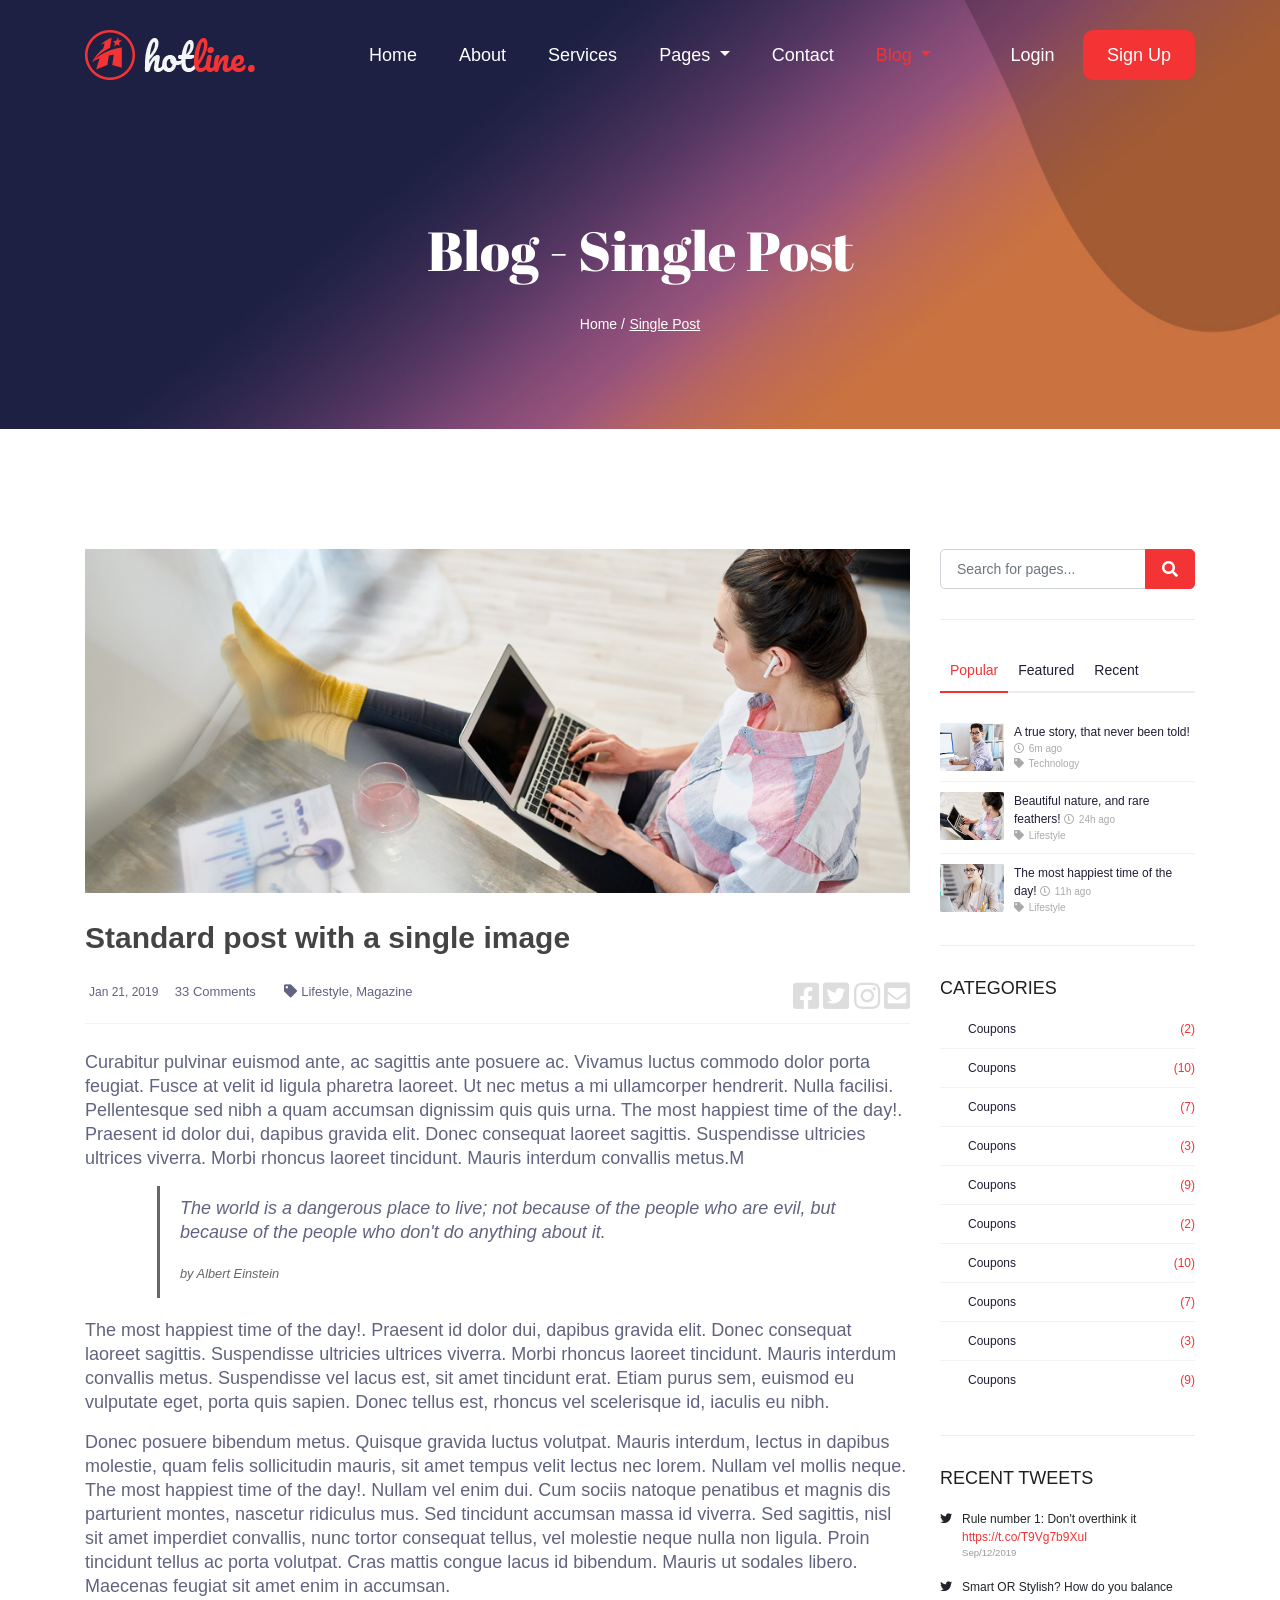
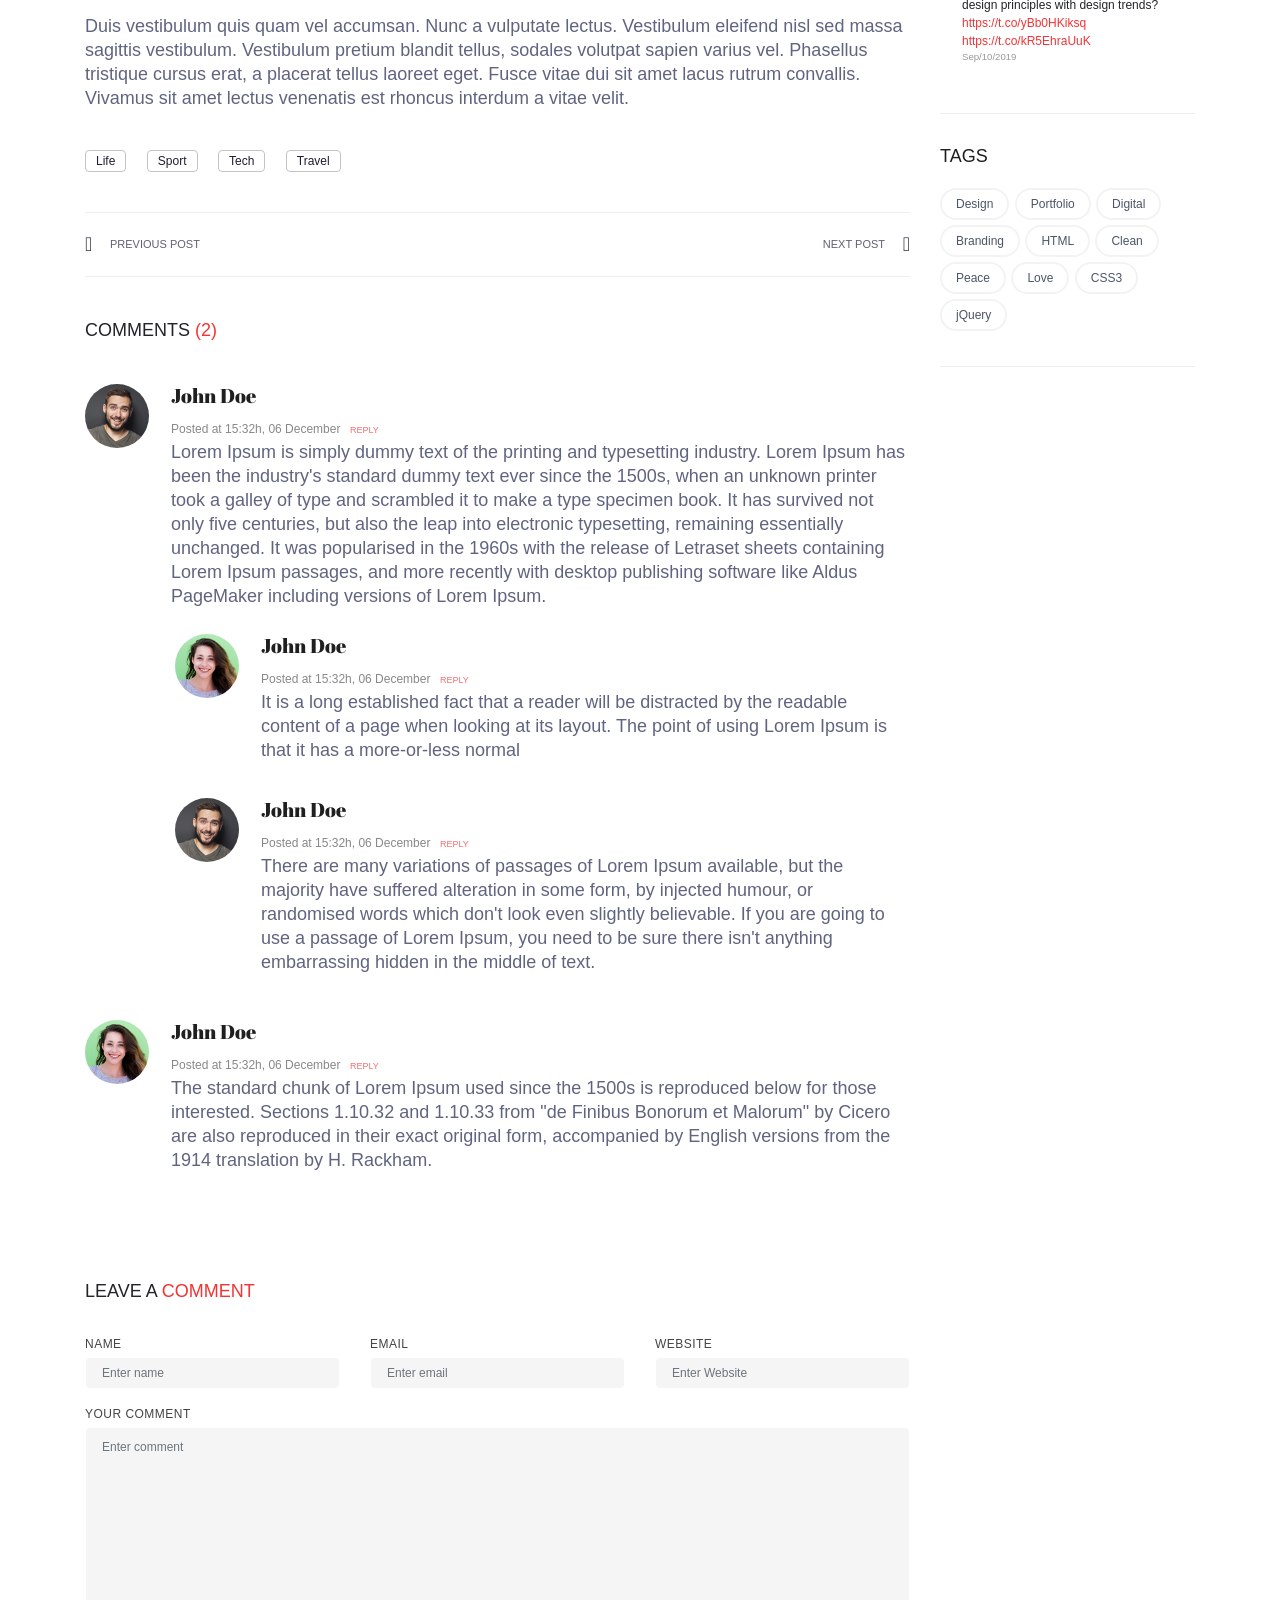
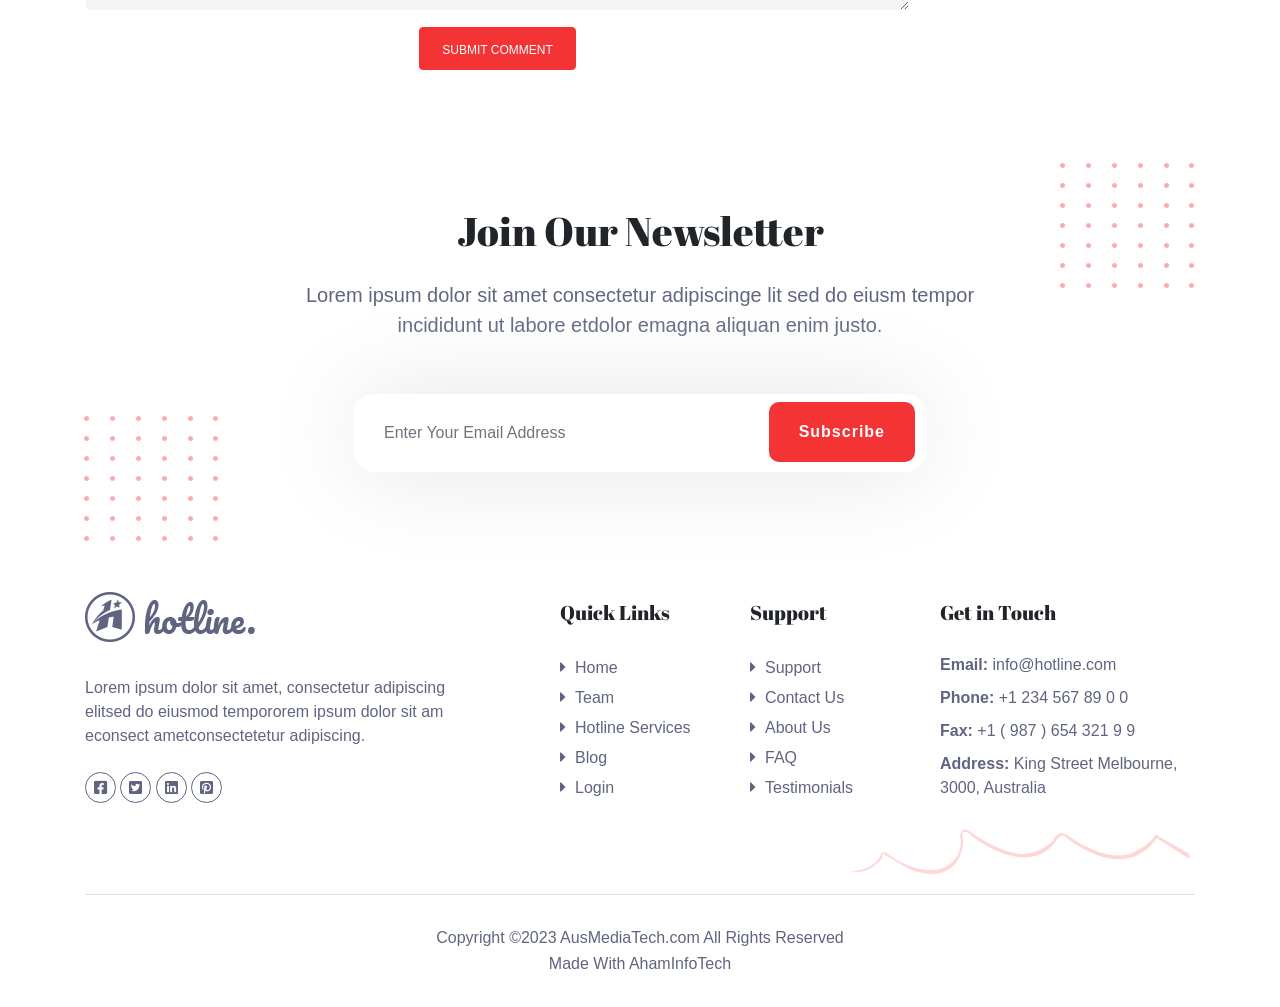
<file: single-post.html>
<html lang="zxx" webcrx=""><head>
        <title>Single Post | Hotline</title>
        <meta charset="utf-8">
        <meta name="viewport" content="width=device-width, initial-scale=1.0">
        <meta name="description" content="Hotline is the perfect WHMCS HTML template for your Hosting Business">
        <meta name="keywords" content="Web hosting, WHMCS template, hosting template">
        <meta name="author" content="“DesigningMedia”">
        <link rel="stylesheet" href="assets/css/animate.css">
        <link rel="stylesheet" href="https://stackpath.bootstrapcdn.com/bootstrap/4.5.2/css/bootstrap.min.css" integrity="sha384-JcKb8q3iqJ61gNV9KGb8thSsNjpSL0n8PARn9HuZOnIxN0hoP+VmmDGMN5t9UJ0Z" crossorigin="anonymous">
        <link rel="stylesheet" href="https://pro.fontawesome.com/releases/v5.10.0/css/all.css" integrity="sha384-AYmEC3Yw5cVb3ZcuHtOA93w35dYTsvhLPVnYs9eStHfGJvOvKxVfELGroGkvsg+p" crossorigin="anonymous">
        <link rel="stylesheet" href="assets/css/style.css" type="text/css">
        <link rel="stylesheet" href="assets/css/responsive.css" type="text/css">
        <link rel="stylesheet" href="assets/css/custom-style.css" type="text/css">
        <link rel="stylesheet" href="assets/css/special-classes.css" type="text/css">
    </head>
<body>
<div class="sub-banner-section-outer">
<!-- MAIN HEADER -->  
<header class="header">  
    <div class="main-header">
        <div class="container">
            <nav class="navbar navbar-expand-lg navbar-light p-0">
                <a class="navbar-brand" href="home.html">
                        <figure class="navbar-logo mb-0">
                        <img class="img-fluid" src="assets/images/logo.png" alt="">
                        </figure>
                </a>
                <button class="navbar-toggler collapsed" type="button" data-toggle="collapse" data-target="#navbarSupportedContent" aria-controls="navbarSupportedContent" aria-expanded="false" aria-label="Toggle navigation">
                        <span class="navbar-toggler-icon"></span>
                        <span class="navbar-toggler-icon"></span>
                        <span class="navbar-toggler-icon"></span>
                </button>
                <div class="collapse navbar-collapse" id="navbarSupportedContent">
                    <ul class="navbar-nav m-auto">
                        <li class="nav-item">
                            <a class="nav-link scroll" href="home.html">Home</a>
                        </li>
                        <li class="nav-item">
                            <a class="nav-link scroll" href="about.html">About</a>
                        </li>
                        <li class="nav-item">
                            <a class="nav-link scroll" href="services.html">Services</a>
                        </li>
                        <li class="nav-item dropdown">
                            <a class="nav-link dropdown-toggle" href="#" id="navbarDropdown" role="button" data-toggle="dropdown" aria-haspopup="true" aria-expanded="false">
                                Pages
                            </a>
                            <div class="dropdown-menu list-unstyled hotline-dropdown" aria-labelledby="navbarDropdown">
                                <ul class="dropdown-menu-list list-unstyled">
                                    <li class="nav-item"><a class="dropdown-item scroll hotline-menu" href="faq.html">FAQ</a></li>
                                    <li class="nav-item"><a class="dropdown-item scroll hotline-menu" href="testimonials.html">Testimonials</a></li>
                                    <li class="nav-item"><a class="dropdown-item scroll hotline-menu" href="team.html">Team</a></li>
                                </ul>
                            </div>
                        </li>
                        <li class="nav-item">
                            <a class="nav-link scroll" href="contact.html">Contact</a>
                        </li>
                        <li class="nav-item dropdown active">
                            <a class="nav-link dropdown-toggle" href="#" id="navbarDropdownMenu" role="button" data-toggle="dropdown" aria-haspopup="true" aria-expanded="false">
                                Blog
                            </a>
                            <div class="dropdown-menu list-unstyled hotline-dropdown" aria-labelledby="navbarDropdownMenu">
                                <ul class="dropdown-menu-list list-unstyled" id="hotline-dropdown-list">
                                    <li class="nav-item active"><a class="dropdown-item scroll hotline-menu" href="single-post.html">Single Post</a></li>
                                    <li class="nav-item"><a class="dropdown-item scroll hotline-menu" href="infinite-scroll.html">Infinite Scroll</a></li>
                                    <li class="nav-item"><a class="dropdown-item scroll hotline-menu" href="load-more.html">Load More</a></li>
                                    <li class="nav-item"><a class="dropdown-item scroll hotline-menu" href="one-column.html">One Column</a></li>
                                    <li class="nav-item"><a class="dropdown-item scroll hotline-menu" href="two-column.html">Two Column</a></li>
                                    <li class="nav-item"><a class="dropdown-item scroll hotline-menu" href="three-column.html">Three Column</a></li>
                                    <li class="nav-item"><a class="dropdown-item scroll hotline-menu" href="three-colum-sidbar.html">Three Column Sidebar</a></li>
                                    <li class="nav-item"><a class="dropdown-item scroll hotline-menu" href="four-column.html">Four Column</a></li>
                                    <li class="nav-item"><a class="dropdown-item scroll hotline-menu" href="six-colum-full-wide.html">Six Column</a></li>
                                </ul>
                            </div>
                        </li>
                    </ul>
                    <div class="login-outer-div">
                        <ul class="login-listing m-0 p-0">
                            <li class="list-unstyled d-lg-inline-block"><a class="nav-link scroll" href="login.html">Login</a></li>
                            <li class="list-unstyled d-lg-inline-block"><a class="nav-link scroll sign-up" href="sign-up.html">Sign Up</a></li>
                        </ul>
                    </div>
                </div>
            </nav>  
        </div> 
    </div>
</header>
<!-- SUB BANNER SECTION -->
<section class="sub-banner-section">
    <div class="container">
        <div class="row">
            <div class="col-12 text-center">
                <div class="sub-banner-text">
                    <h1 class="text-white mb-lg-4 mb-3">Blog - Single Post</h1>
                    <div class="breadcrum">
                        <span class="font-weight-normal d-inline-block text-white">Home / </span>
                        <span class="breadcrum-active font-weight-normal d-inline-block text-white">Single Post</span>
                    </div>
                </div>
            </div>
        </div>
    </div>
</section>
</div>
<!-- MAIN SECTION -->
<section class="blog-posts single-post">
    <div class="container">
        <div class="row">
            <div class="col-xl-9 col-lg-9">
                <div id="blog" class="single-post01">
                    <div class="post-item">
                        <div class="post-item-wrap">
                            <div class="post-image" data-aos="fade-up">
                                <a href="#">
                                    <img alt="" src="assets/images/post-featured.jpg">
                                </a>
                                <!--post-image-->
                            </div>
                            <div class="post-item-description">
                                <h2 class="single-post-heading font_weight_600">Standard post with a single image</h2>
                                <div class="post-meta">
                                    <span class="post-meta-date color01"><i class="fa fa-calendar-o"></i>Jan 21, 2019</span>
                                    <span class="post-meta-comments color01"><a href=""><i class="fa fa-comments-o"></i>33 Comments</a></span>
                                    <span class="post-meta-category color01"><a href=""><i class="fa fa-tag"></i>Lifestyle, Magazine</a></span>
                                    <div class="post-meta-share float-right">
                                        <ul class="list-unstyled m-0">
                                            <li class="d-inline-block align-top"><a href="#">
                                                <i class="fab fa-facebook-square"></i>
                                            </a></li>
                                            <li class="d-inline-block align-top"><a href="#">
                                                <i class="fab fa-twitter-square"></i>
                                            </a></li>
                                            <li class="d-inline-block align-top"><a href="#">
                                                <i class="fab fa-instagram"></i>
                                            </a></li>
                                            <li class="d-inline-block align-top"><a href="#">
                                                <i class="fas fa-envelope-square"></i>
                                            </a></li>
                                        </ul>
                                        <!--post-meta-share-->
                                    </div>
                                    <!--post-meta-->
                                </div>
                                <p>Curabitur pulvinar euismod ante, ac sagittis ante posuere ac. Vivamus luctus commodo dolor porta feugiat. Fusce at velit id ligula pharetra laoreet. Ut nec metus a mi ullamcorper hendrerit. Nulla facilisi. Pellentesque sed nibh a quam accumsan dignissim quis quis urna. The most happiest time of the day!. Praesent id dolor dui, dapibus gravida elit. Donec consequat laoreet sagittis. Suspendisse ultricies ultrices viverra. Morbi rhoncus laoreet tincidunt. Mauris interdum convallis metus.M</p>
                                <div class="blockquote">
                                    <p>The world is a dangerous place to live; not because of the people who are evil, but because of the people who don't do anything about it.</p>
                                    <small>by <cite>Albert Einstein</cite></small>
                                </div>
                                <p> The most happiest time of the day!. Praesent id dolor dui, dapibus gravida elit. Donec consequat laoreet sagittis. Suspendisse ultricies ultrices viverra. Morbi rhoncus laoreet tincidunt. Mauris interdum convallis metus. Suspendisse vel lacus est, sit amet tincidunt erat. Etiam purus sem, euismod eu vulputate eget, porta quis sapien. Donec tellus est, rhoncus vel scelerisque id, iaculis eu nibh.</p>
                                <p>Donec posuere bibendum metus. Quisque gravida luctus volutpat. Mauris interdum, lectus in dapibus molestie, quam felis sollicitudin mauris, sit amet tempus velit lectus nec lorem. Nullam vel mollis neque. The most happiest time of the day!. Nullam vel enim dui. Cum sociis natoque penatibus et magnis dis parturient montes, nascetur ridiculus mus. Sed tincidunt accumsan massa id viverra. Sed sagittis, nisl sit amet imperdiet convallis, nunc tortor consequat tellus, vel molestie neque nulla non ligula. Proin tincidunt tellus ac porta volutpat. Cras mattis congue lacus id bibendum. Mauris ut sodales libero. Maecenas feugiat sit amet enim in accumsan.</p>
                                <p>Duis vestibulum quis quam vel accumsan. Nunc a vulputate lectus. Vestibulum eleifend nisl sed massa sagittis vestibulum. Vestibulum pretium blandit tellus, sodales volutpat sapien varius vel. Phasellus tristique cursus erat, a placerat tellus laoreet eget. Fusce vitae dui sit amet lacus rutrum convallis. Vivamus sit amet lectus venenatis est rhoncus interdum a vitae velit.</p>
                                <!--post-item-description-->
                            </div>
                            <div class="post-tags">
                                <a href="#">Life</a>
                                <a href="#">Sport</a>
                                <a href="#">Tech</a>
                                <a href="#">Travel</a>
                                <!--post-tags-->
                            </div>
                            <div class="post-navigation">
                                <a href="#" class="post-prev">
                                    <div class="post-prev-title"><span>Previous Post</span></div>
                                </a>
                                <a href="#" class="post-next">
                                    <div class="post-next-title"><span>Next Post</span></div>
                                </a>
                                <!--post-navigation-->
                            </div>
                            <div class="comments" id="comments">
                                <div class="comment_number text-uppercase font_weight_600">
                                    Comments <span>(2)</span>
                                    <!--comment_number-->
                                </div>
                                <div class="comment-list">
                                    <div class="comment" id="comment-1">
                                        <div class="image" data-aos="flip-left"><img alt="" src="assets/images/review1.jpg" class="avatar"></div>
                                        <div class="text">
                                            <h5 class="name font_weight_700">John Doe</h5>
                                            <span class="comment_date">Posted at 15:32h, 06 December</span>
                                            <a class="comment-reply-link" href="#">Reply</a>
                                            <div class="text_holder">
                                                <p>Lorem Ipsum is simply dummy text of the printing and typesetting industry. Lorem Ipsum has been the industry's standard dummy text ever since the 1500s, when an unknown printer took a galley of type and scrambled it to make a type specimen book. It has survived not only five centuries, but also the leap into electronic typesetting, remaining essentially unchanged. It was popularised in the 1960s with the release of Letraset sheets containing Lorem Ipsum passages, and more recently with desktop publishing software like Aldus PageMaker including versions of Lorem Ipsum.</p>
                                                <!--text_holder-->
                                            </div>
                                            <!--text-->
                                        </div>
                                        <div class="comment" id="comment-1-1">
                                            <div class="image" data-aos="flip-left"><img alt="" src="assets/images/review2.jpg" class="avatar"></div>
                                            <div class="text">
                                                <h5 class="name font_weight_700">John Doe</h5>
                                                <span class="comment_date">Posted at 15:32h, 06 December</span>
                                                <a class="comment-reply-link" href="#">Reply</a>
                                                <div class="text_holder">
                                                    <p>It is a long established fact that a reader will be distracted by the readable content of a page when looking at its layout. The point of using Lorem Ipsum is that it has a more-or-less normal </p>
                                                    <!--text_holder-->
                                                </div>
                                                <!--text-->
                                            </div>
                                            <!--comment-->
                                        </div>
                                        <div class="comment" id="comment-1-2">
                                            <div class="image" data-aos="flip-left"><img alt="" src="assets/images/review1.jpg" class="avatar"></div>
                                            <div class="text">
                                                <h5 class="name font_weight_700">John Doe</h5>
                                                <span class="comment_date">Posted at 15:32h, 06 December</span>
                                                <a class="comment-reply-link" href="#">Reply</a>
                                                <div class="text_holder">
                                                    <p>There are many variations of passages of Lorem Ipsum available, but the majority have suffered alteration in some form, by injected humour, or randomised words which don't look even slightly believable. If you are going to use a passage of Lorem Ipsum, you need to be sure there isn't anything embarrassing hidden in the middle of text. </p>
                                                    <!--text_holder-->
                                                </div>
                                                <!--text-->
                                            </div>
                                            <!--comment-->
                                        </div>
                                        <!--comment-->
                                    </div>
                                    <div class="comment" id="comment-2">
                                        <div class="image" data-aos="flip-left"><img alt="" src="assets/images/review2.jpg" class="avatar"></div>
                                        <div class="text">
                                            <h5 class="name font_weight_700">John Doe</h5>
                                            <span class="comment_date">Posted at 15:32h, 06 December</span>
                                            <a class="comment-reply-link" href="#">Reply</a>
                                            <div class="text_holder">
                                                <p>The standard chunk of Lorem Ipsum used since the 1500s is reproduced below for those interested. Sections 1.10.32 and 1.10.33 from "de Finibus Bonorum et Malorum" by Cicero are also reproduced in their exact original form, accompanied by English versions from the 1914 translation by H. Rackham.</p>
                                                <!--text_holder-->
                                            </div>
                                            <!--text-->
                                        </div>
                                        <!--comment-->
                                    </div>
                                    <!--comment-list-->
                                </div>
                                <!--comments-->
                            </div>
                            <div class="respond-form" id="respond">
                                <div class="respond-comment text-uppercase font_weight_600">
                                    Leave a <span>Comment</span>
                                    <!--respond-comment-->
                                </div>
                                <form class="form-gray-fields">
                                    <div class="row">
                                        <div class="col-lg-4">
                                            <div class="form-group">
                                                <label class="upper font_weight_600" for="name">Name</label>
                                                <input class="form-control required" name="senderName" placeholder="Enter name" id="name" aria-required="true" type="text">
                                                <!--form-group-->
                                            </div>
                                            <!--col-->
                                        </div>
                                        <div class="col-lg-4">
                                            <div class="form-group">
                                                <label class="upper font_weight_600" for="email">Email</label>
                                                <input class="form-control required email" name="senderEmail" placeholder="Enter email" id="email" aria-required="true" type="email">
                                                <!--form-group-->
                                            </div>
                                            <!--col-->
                                        </div>
                                        <div class="col-lg-4">
                                            <div class="form-group">
                                                <label class="upper font_weight_600" for="website">Website</label>
                                                <input class="form-control website" name="senderWebsite" placeholder="Enter Website" id="website" aria-required="false" type="text">
                                                <!--form-group-->
                                            </div>
                                            <!--col-->
                                        </div>
                                        <!--row-->
                                    </div>
                                    <div class="row">
                                        <div class="col-lg-12">
                                            <div class="form-group">
                                                <label class="upper font_weight_600" for="comment">Your comment</label>
                                                <textarea class="form-control required" name="comment" rows="9" placeholder="Enter comment" id="comment" aria-required="true"></textarea>
                                                <!--form-group-->
                                            </div>
                                            <!--col-->
                                        </div>
                                        <!--row-->
                                    </div>
                                    <div class="row">
                                        <div class="col-lg-12">
                                            <div class="form-group text-center">
                                                <button class="btn font_weight_600" type="submit">Submit Comment</button>
                                                <!--form-group-->
                                            </div>
                                            <!--col-->
                                        </div>
                                        <!--row-->
                                    </div>
                                    <!--form-gray-fields-->
                                </form>
                                <!--respond-form-->
                            </div>
                            <!--post-item-wrap-->
                        </div>
                        <!--post-item-->
                    </div>
                    <!--single-post01-->
                </div>
                <!--col-->
            </div>
            <div class="sidebar sticky-sidebar col-lg-3">
                <div class="theiaStickySidebar">
                    <div class="widget widget-newsletter">
                        <form id="widget-search-form-sidebar" class="form-inline">
                            <div class="input-group">
                                <input type="text" aria-required="true" name="q" class="form-control widget-search-form" placeholder="Search for pages...">
                                <div class="input-group-append">
<span class="input-group-btn">
<button type="submit" id="widget-widget-search-form-button" class="btn"><i class="fa fa-search"></i></button>
</span>
                                    <!--input-group-append-->
                                </div>
                                <!--input-group-->
                            </div>
                            <!--form-inline-->
                        </form>
                        <!--widget-->
                    </div>
                    <div class="widget">
                        <div class="tabs">
                            <ul class="nav nav-tabs" id="tabs-posts" role="tablist">
                                <li class="nav-item">
                                    <a class="nav-link active" id="home-tab" data-toggle="tab" href="#popular" role="tab" aria-controls="popular" aria-selected="true">Popular</a>
                                </li>
                                <li class="nav-item">
                                    <a class="nav-link" id="profile-tab" data-toggle="tab" href="#featured" role="tab" aria-controls="featured" aria-selected="false">Featured</a>
                                </li>
                                <li class="nav-item">
                                    <a class="nav-link" id="contact-tab" data-toggle="tab" href="#recent" role="tab" aria-controls="recent" aria-selected="false">Recent</a>
                                </li>
                                <!--nav-tabs-->
                            </ul>
                            <div class="tab-content" id="tabs-posts-content">
                                <div class="tab-pane fade show active" id="popular" role="tabpanel">
                                    <div class="post-thumbnail-list">
                                        <div class="post-thumbnail-entry">
                                            <img data-aos="fade-up" alt="" src="assets/images/side_post_img01.jpg">
                                            <div class="post-thumbnail-content">
                                                <a href="#">A true story, that never been told!</a>
                                                <span class="post-date"><i class="far fa-clock"></i> 6m ago</span>
                                                <span class="post-category"><i class="fa fa-tag"></i> Technology</span>
                                                <!--post-thumbnail-content-->
                                            </div>
                                            <!--post-thumbnail-entry-->
                                        </div>
                                        <div class="post-thumbnail-entry">
                                            <img data-aos="fade-up" alt="" src="assets/images/side_post_img02.jpg">
                                            <div class="post-thumbnail-content">
                                                <a href="#">Beautiful nature, and rare feathers!</a>
                                                <span class="post-date"><i class="far fa-clock"></i> 24h ago</span>
                                                <span class="post-category"><i class="fa fa-tag"></i> Lifestyle</span>
                                                <!--post-thumbnail-content-->
                                            </div>
                                            <!--post-thumbnail-entry-->
                                        </div>
                                        <div class="post-thumbnail-entry">
                                            <img data-aos="fade-up" alt="" src="assets/images/side_post_img03.jpg">
                                            <div class="post-thumbnail-content">
                                                <a href="#">The most happiest time of the day!</a>
                                                <span class="post-date"><i class="far fa-clock"></i> 11h ago</span>
                                                <span class="post-category"><i class="fa fa-tag"></i> Lifestyle</span>
                                                <!--post-thumbnail-content-->
                                            </div>
                                            <!--post-thumbnail-entry-->
                                        </div>
                                        <!--post-thumbnail-list-->
                                    </div>
                                    <!--tab-pane-->
                                </div>
                                <div class="tab-pane fade" id="featured" role="tabpanel">
                                    <div class="post-thumbnail-list">
                                        <div class="post-thumbnail-entry">
                                            <img data-aos="fade-up" alt="" src="assets/images/side_post_img03.jpg">
                                            <div class="post-thumbnail-content">
                                                <a href="#">Beautiful nature, and rare feathers!</a>
                                                <span class="post-date"><i class="far fa-clock"></i> 24h ago</span>
                                                <span class="post-category"><i class="fa fa-tag"></i> Lifestyle</span>
                                                <!--post-thumbnail-content-->
                                            </div>
                                            <!--post-thumbnail-entry-->
                                        </div>
                                        <div class="post-thumbnail-entry">
                                            <img data-aos="fade-up" alt="" src="assets/images/side_post_img02.jpg">
                                            <div class="post-thumbnail-content">
                                                <a href="#">The most happiest time of the day!</a>
                                                <span class="post-date"><i class="far fa-clock"></i> 11h ago</span>
                                                <span class="post-category"><i class="fa fa-tag"></i> Lifestyle</span>
                                                <!--post-thumbnail-content-->
                                            </div>
                                            <!--post-thumbnail-entry-->
                                        </div>
                                        <div class="post-thumbnail-entry">
                                            <img data-aos="fade-up" alt="" src="assets/images/side_post_img01.jpg">
                                            <div class="post-thumbnail-content">
                                                <a href="#">New costs and rise of the economy!</a>
                                                <span class="post-date"><i class="far fa-clock"></i> 11h ago</span>
                                                <span class="post-category"><i class="fa fa-tag"></i> Lifestyle</span>
                                                <!--post-thumbnail-content-->
                                            </div>
                                            <!--post-thumbnail-entry-->
                                        </div>
                                        <!--post-thumbnail-list-->
                                    </div>
                                    <!--tab-pane-->
                                </div>
                                <div class="tab-pane fade" id="recent" role="tabpanel">
                                    <div class="post-thumbnail-list">
                                        <div class="post-thumbnail-entry">
                                            <img data-aos="fade-up" alt="" src="assets/images/side_post_img02.jpg">
                                            <div class="post-thumbnail-content">
                                                <a href="#">The most happiest time of the day!</a>
                                                <span class="post-date"><i class="far fa-clock"></i> 11h ago</span>
                                                <span class="post-category"><i class="fa fa-tag"></i> Lifestyle</span>
                                                <!--post-thumbnail-content-->
                                            </div>
                                            <!--post-thumbnail-entry-->
                                        </div>
                                        <div class="post-thumbnail-entry">
                                            <img data-aos="fade-up" alt="" src="assets/images/side_post_img01.jpg">
                                            <div class="post-thumbnail-content">
                                                <a href="#">New costs and rise of the economy!</a>
                                                <span class="post-date"><i class="far fa-clock"></i> 11h ago</span>
                                                <span class="post-category"><i class="fa fa-tag"></i> Lifestyle</span>
                                                <!--post-thumbnail-content-->
                                            </div>
                                            <!--post-thumbnail-entry-->
                                        </div>
                                        <div class="post-thumbnail-entry">
                                            <img data-aos="fade-up" alt="" src="assets/images/side_post_img03.jpg">
                                            <div class="post-thumbnail-content">
                                                <a href="#">Beautiful nature, and rare feathers!</a>
                                                <span class="post-date"><i class="far fa-clock"></i> 24h ago</span>
                                                <span class="post-category"><i class="fa fa-tag"></i> Lifestyle</span>
                                                <!--post-thumbnail-content-->
                                            </div>
                                            <!--post-thumbnail-entry-->
                                        </div>
                                        <!--post-thumbnail-list-->
                                    </div>
                                    <!--tab-pane-->
                                </div>
                                <!--tab-content-->
                            </div>
                            <!--tabs-->
                        </div>
                        <!--widget-->
                    </div>
                    <div class="widget widget-categories">
                        <div class="widget-title font_weight_600">Categories</div>
                        <ul>
                            <li class="cat-item">
                                <a href="#">Coupons</a>
                                <span class="cat-count-span">(2)</span>
                            </li>
                            <li class="cat-item">
                                <a href="#">Coupons</a>
                                <span class="cat-count-span">(10)</span>
                            </li>
                            <li class="cat-item">
                                <a href="#">Coupons</a>
                                <span class="cat-count-span">(7)</span>
                            </li>
                            <li class="cat-item">
                                <a href="#">Coupons</a>
                                <span class="cat-count-span">(3)</span>
                            </li>
                            <li class="cat-item">
                                <a href="#">Coupons</a>
                                <span class="cat-count-span">(9)</span>
                            </li>
                            <li class="cat-item">
                                <a href="#">Coupons</a>
                                <span class="cat-count-span">(2)</span>
                            </li>
                            <li class="cat-item">
                                <a href="#">Coupons</a>
                                <span class="cat-count-span">(10)</span>
                            </li>
                            <li class="cat-item">
                                <a href="#">Coupons</a>
                                <span class="cat-count-span">(7)</span>
                            </li>
                            <li class="cat-item">
                                <a href="#">Coupons</a>
                                <span class="cat-count-span">(3)</span>
                            </li>
                            <li class="cat-item">
                                <a href="#">Coupons</a>
                                <span class="cat-count-span">(9)</span>
                            </li>
                        </ul>
                    </div>
                    <div class="widget widget-tweeter">
                        <h4 class="widget-title font_weight_600">Recent Tweets</h4>
                        <div id="twitter-cnt">
                            <ul>
                                <li>Rule number 1: Don't overthink it
                                    <a href="#" target="_blank" title="Visit this link">https://t.co/T9Vg7b9XuI</a>
                                    <small>Sep/12/2019</small>
                                </li>
                                <li>Smart OR Stylish? How do you balance design principles with design trends? <a href="#" target="_blank" title="Visit this link">https://t.co/yBb0HKiksq</a>
                                    <a href="https://t.co/kR5EhraUuK" target="_blank" title="Visit this link">https://t.co/kR5EhraUuK</a>
                                    <small>Sep/10/2019</small>
                                </li>
                            </ul>
                            <!--twitter-cnt-->
                        </div>
                        <!--widget-->
                    </div>
                    <div class="widget widget-tags">
                        <h4 class="widget-title font_weight_600">Tags</h4>
                        <div class="tags">
                            <a href="#">Design</a>
                            <a href="#">Portfolio</a>
                            <a href="#">Digital</a>
                            <a href="#">Branding</a>
                            <a href="#">HTML</a>
                            <a href="#">Clean</a>
                            <a href="#">Peace</a>
                            <a href="#">Love</a>
                            <a href="#">CSS3</a>
                            <a href="#">jQuery</a>
                            <!--tags-->
                        </div>
                        <!--widget-->
                    </div>
                    <!--theiaStickySidebar-->
                </div>
                <!--sidebar-->
            </div>
            <!--row-->
        </div>
    </div>
<!--container-->
</section>
<!-- NEWSLETTER SECTION -->
<section class="newsletter-section position-relative">
    <div class="container">
        <div class="row">
            <div class="newsletter-section-inner text-center position-relative">
                <figure class="newsletter-shape-img-1 mb-0 position-absolute">
                    <img class="img-fluid" src="assets/images/newsletter-shape-img-1.png" alt="">
                </figure>
                <h2 class="mb-lg-4 mb-md-3 mb-2">Join Our Newsletter</h2>
                <p>Lorem ipsum dolor sit amet consectetur adipiscinge lit sed do eiusm tempor incididunt ut labore etdolor emagna aliquan enim justo.</p>
                <form class="newsletter-form" target="_blank" action="//akdesigner.com/whmcs-templates/cart.php?systpl=Natix-Host&amp;a=add&amp;domain=register" method="post">
                    <div class="form-group mb-0 position-relative">
                    <input type="text" class="form-control" id="exampleInputEmail2" placeholder="Enter Your Email Address" name="query">
                    <button class="subscribe-btn d-inline-block position-absolute" type="submit">Subscribe</button>
                    </div>
                </form>
                <figure class="newsletter-shape-img-2 mb-0 position-absolute">
                    <img class="img-fluid" src="assets/images/newsletter-shape-img-2.png" alt="">
                </figure>
            </div>
        </div>
    </div>
</section> 
<!-- FOOTER -->
<section class="footer-section">
    <div class="container">
        <div class="row position-relative">
            <div class="col-xl-5 col-lg-4 col-md-5 col-sm-6 text-sm-left text-center">
                <div class="footer-logo-content">
                    <figure class="footer-logo">
                        <img class="img-fluid" src="assets/images/footer-logo.png" alt="">
                    </figure>
                    <p class="text-size-16 mb-lg-4 mb-md-3 mb-3">Lorem ipsum dolor sit amet, consectetur adipiscing elitsed do eiusmod tempororem ipsum dolor sit am econsect ametconsectetetur adipiscing.</p>
                    <ul class="footer-logo-content-listing p-0 m-0">
                        <li class="list-unstyled d-inline-block"><a class="d-inline-block" href="#"><i class="fab fa-facebook-square"></i></a></li>
                        <li class="list-unstyled d-inline-block"><a class="d-inline-block" href="#"><i class="fab fa-twitter-square"></i></a></li>
                        <li class="list-unstyled d-inline-block"><a class="d-inline-block" href="#"><i class="fab fa-linkedin"></i></a></li>
                        <li class="list-unstyled d-inline-block"><a class="d-inline-block" href="#"><i class="fab fa-pinterest-square"></i></a></li>
                    </ul>
                </div>  
            </div>
            <div class="col-xl-2 col-lg-3 col-md-3 col-sm-6 d-lg-block d-md-none d-sm-none d-none">
                <div class="footer-links-content">
                    <h5 class="font-weight-normal">Quick Links</h5>
                    <ul class="list-unstyled mb-0">
                        <li><i class="fas fa-caret-right"></i><a class="text-decoration-none font-weight-normal" href="home.html">Home</a></li>
                        <li><i class="fas fa-caret-right"></i><a class="text-decoration-none font-weight-normal" href="team.html">Team</a></li>
                        <li><i class="fas fa-caret-right"></i><a class="text-decoration-none font-weight-normal" href="services.html">Hotline Services</a></li>
                        <li><i class="fas fa-caret-right"></i><a class="text-decoration-none font-weight-normal" href="single-post.html">Blog</a></li>
                        <li><i class="fas fa-caret-right"></i><a class="text-decoration-none font-weight-normal" href="login.html">Login</a></li>
                    </ul>
                </div>
            </div>
            <div class="col-lg-2 col-md-3 col-sm-6 d-md-block d-sm-none d-none">
                <div class="footer-support-content">
                    <h5 class="font-weight-normal">Support</h5>
                    <ul class="list-unstyled mb-0">
                        <li><i class="fas fa-caret-right"></i><a class="text-decoration-none font-weight-normal" href="https://designingmedia.com/support">Support</a></li>
                        <li><i class="fas fa-caret-right"></i><a class="text-decoration-none font-weight-normal" href="contact.html">Contact Us</a></li>
                        <li><i class="fas fa-caret-right"></i><a class="text-decoration-none font-weight-normal" href="about.html">About Us</a></li>
                        <li><i class="fas fa-caret-right"></i><a class="text-decoration-none font-weight-normal" href="faq.html">FAQ</a></li>
                        <li><i class="fas fa-caret-right"></i><a class="text-decoration-none font-weight-normal" href="testimonials.html">Testimonials</a></li>
                    </ul>
                </div>
            </div>
            <div class="col-lg-3 col-md-4 col-sm-6 text-sm-left text-center d-sm-block d-none">
                <div class="footer-info-content">
                    <h5 class="font-weight-normal">Get in Touch</h5>
                    <ul class="list-unstyled mb-0">
                        <li><span class="font-weight-bold">Email:</span><a class="text-decoration-none font-weight-normal" href="mailto:info@hotline.com"> info@hotline.com</a></li>
                        <li><span class="font-weight-bold">Phone:</span><a class="text-decoration-none font-weight-normal" href="tel:+12345678900"> +1 234 567 89 0 0</a></li>
                        <li><span class="font-weight-bold">Fax:</span><a class="text-decoration-none font-weight-normal" href="#"> +1 ( 987 ) 654 321  9 9</a></li>
                        <li><span class="font-weight-bold">Address:</span><a class="text-decoration-none font-weight-normal" href="#"> King Street Melbourne, 3000, Australia</a></li>
                    </ul>
                </div> 
            </div>
            <figure class="footer-secrion-shape-img-1 mb-0 position-absolute">
                <img class="img-fluid" src="assets/images/footer-section-shape-img-1.png" alt="">
            </figure>
        </div>
    </div>
</section> 
<!-- FOOTER BAR -->
<div class="footer-bar text-center">
    <div class="container">
        <div class="row">
            <div class="footer-bar-content w-100">
                <p class="text-size-16 mb-0">Copyright ©2023 AusMediaTech.com All Rights Reserved</p>
                <p class="text-size-16 mb-0">Made With AhamInfoTech</p>
            </div>
        </div>
    </div>
</div> 

<script src="https://code.jquery.com/jquery-3.2.1.slim.min.js" integrity="sha384-KJ3o2DKtIkvYIK3UENzmM7KCkRr/rE9/Qpg6aAZGJwFDMVNA/GpGFF93hXpG5KkN" crossorigin="anonymous"></script>
<script src="https://cdnjs.cloudflare.com/ajax/libs/popper.js/1.12.9/umd/popper.min.js" integrity="sha384-ApNbgh9B+Y1QKtv3Rn7W3mgPxhU9K/ScQsAP7hUibX39j7fakFPskvXusvfa0b4Q" crossorigin="anonymous"></script>
<script src="https://maxcdn.bootstrapcdn.com/bootstrap/4.0.0/js/bootstrap.min.js" integrity="sha384-JZR6Spejh4U02d8jOt6vLEHfe/JQGiRRSQQxSfFWpi1MquVdAyjUar5+76PVCmYl" crossorigin="anonymous"></script>   


<iframe src="about:blank" style="display: none;"></iframe></body></html>
</file>
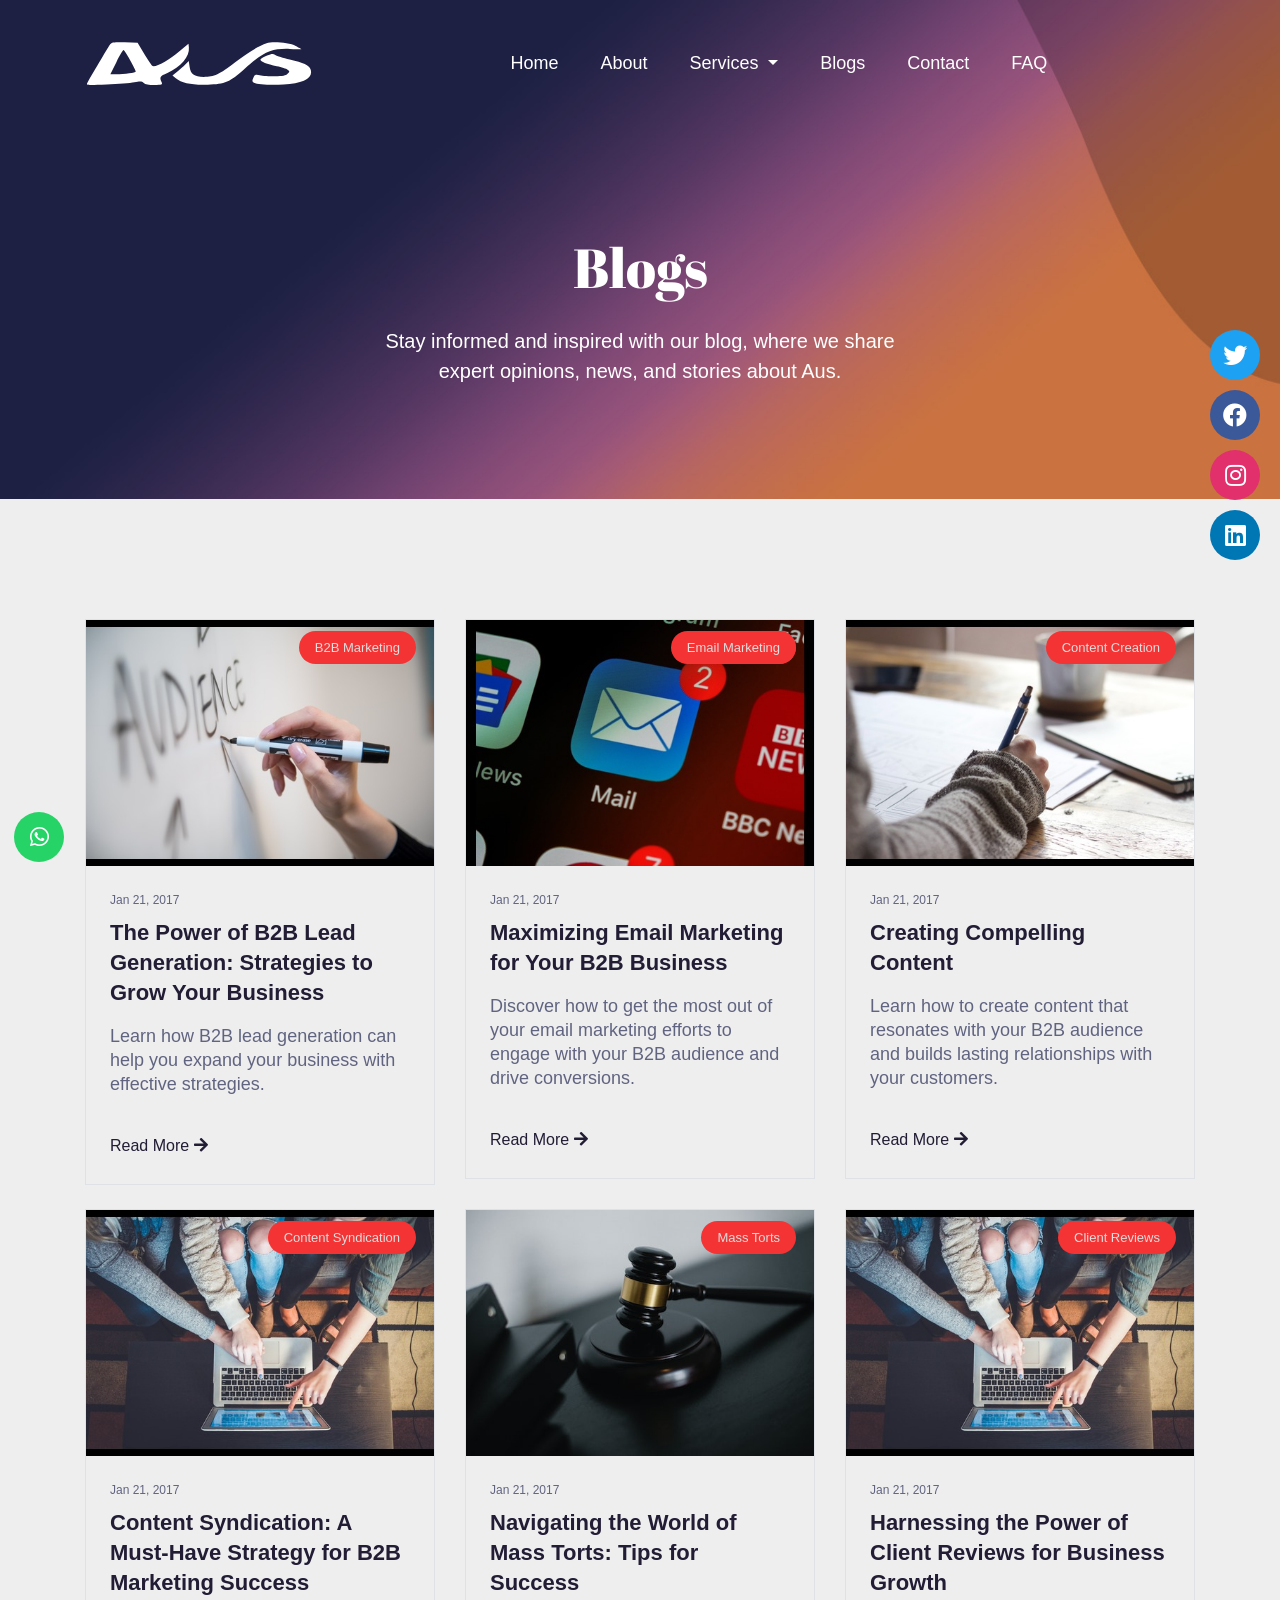
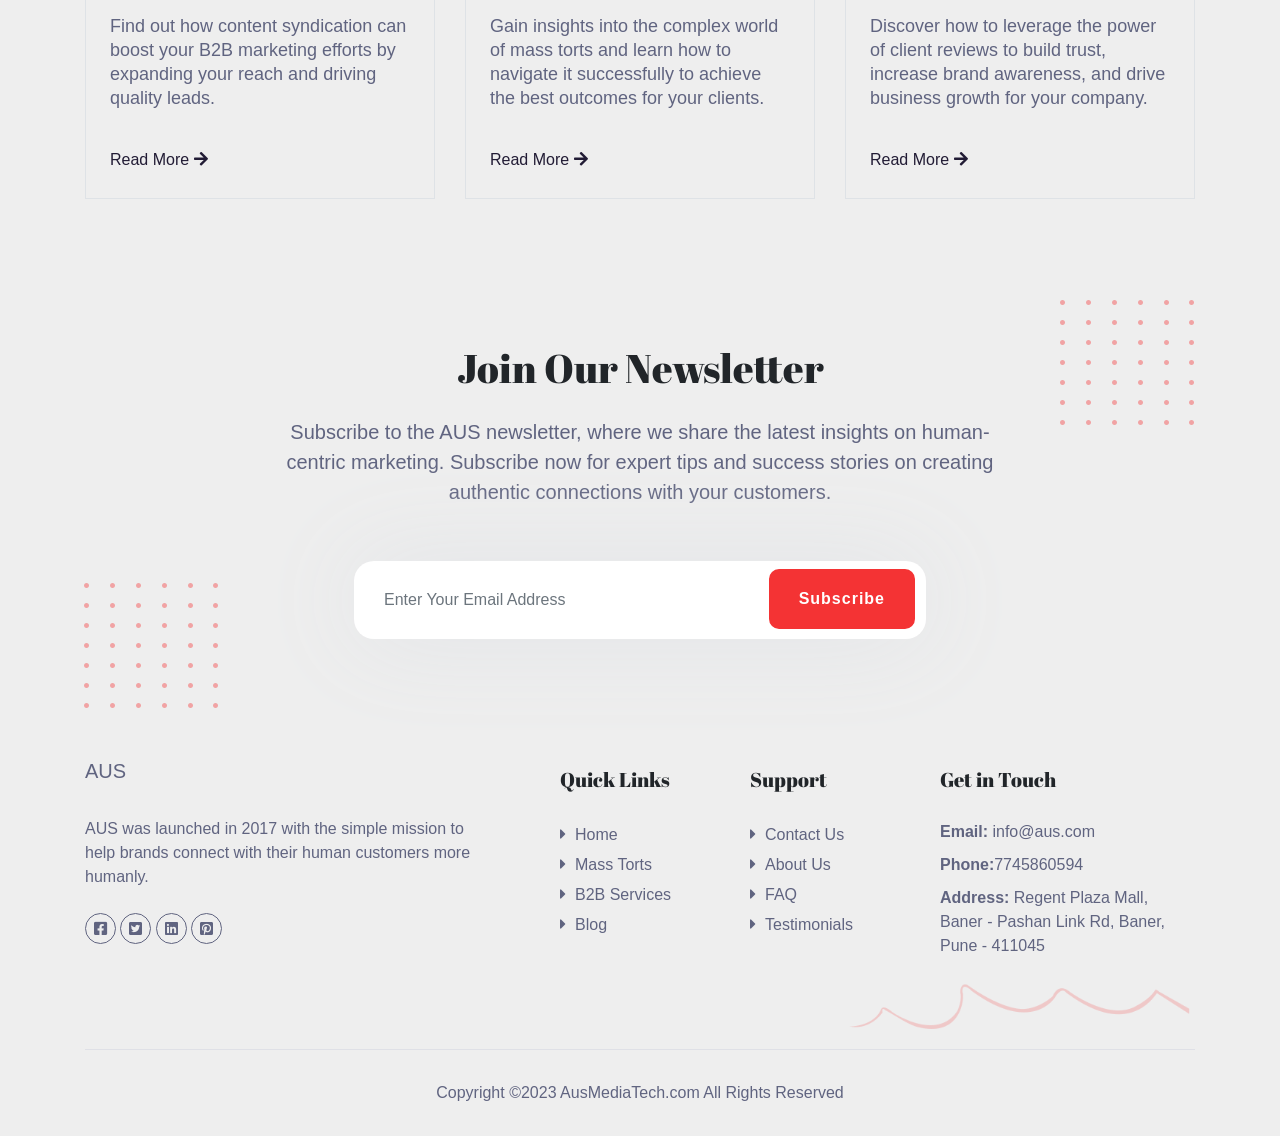
<file: three-column.html>
<html lang="zxx" webcrx="">

<head>
    <title>Blogs | Aus</title>
    <meta charset="utf-8">
    <meta name="viewport" content="width=device-width, initial-scale=1.0">
    <meta name="description"
        content="AUS is a leading provider of innovative solutions, specializing in B2B lead generation, marketing, email marketing, content syndication, and mass torts. With years of experience and a dedication to delivering exceptional results, we help businesses connect with their target audience, drive growth, and achieve their goals. Get in touch with us today to explore how we can support your business success.">
    <meta name="keywords" content="AUS | AusMediaTech | Media | B2B | Business To Business | MediaTech | Tech">
    <meta name="author" content="NaZiF">
    <link rel="stylesheet" href="assets/css/animate.css">
    <link rel="stylesheet" href="https://stackpath.bootstrapcdn.com/bootstrap/4.5.2/css/bootstrap.min.css"
        integrity="sha384-JcKb8q3iqJ61gNV9KGb8thSsNjpSL0n8PARn9HuZOnIxN0hoP+VmmDGMN5t9UJ0Z" crossorigin="anonymous">
    <link rel="stylesheet" href="https://pro.fontawesome.com/releases/v5.10.0/css/all.css"
        integrity="sha384-AYmEC3Yw5cVb3ZcuHtOA93w35dYTsvhLPVnYs9eStHfGJvOvKxVfELGroGkvsg+p" crossorigin="anonymous">
    <link rel="stylesheet" href="assets/css/style.css" type="text/css">
    <link rel="stylesheet" href="assets/css/responsive.css" type="text/css">
    <link rel="stylesheet" href="assets/css/custom-style.css" type="text/css">
    <link rel="stylesheet" href="assets/css/special-classes.css" type="text/css">
    <link rel="stylesheet" href="assets/css/custome.css" type="text/css">
</head>

<body>
    <div class="sub-banner-section-outer">
        <!-- MAIN HEADER -->
        <header class="header">
            <div class="main-header">
                <div class="container">
                    <nav class="navbar navbar-expand-lg navbar-light p-0">
                        <a class="navbar-brand" href="home.html">
                            <figure class="navbar-logo mb-0">
                                <img class="img-fluid" src="assets/images/AusWhiteLogo.svg" alt="">
                            </figure>
                        </a>
                        <button class="navbar-toggler collapsed" type="button" data-toggle="collapse"
                            data-target="#navbarSupportedContent" aria-controls="navbarSupportedContent"
                            aria-expanded="false" aria-label="Toggle navigation">
                            <span class="navbar-toggler-icon"></span>
                            <span class="navbar-toggler-icon"></span>
                            <span class="navbar-toggler-icon"></span>
                        </button>
                        <div class="collapse navbar-collapse" id="navbarSupportedContent">
                            <ul class="navbar-nav m-auto">
                                <li class="nav-item">
                                    <a class="nav-link scroll" href="home.html">Home</a>
                                </li>
                                <li class="nav-item">
                                    <a class="nav-link scroll" href="about.html">About</a>
                                </li>
                                <li class="nav-item dropdown">
                                    <a class="nav-link dropdown-toggle" href="#" id="navbarDropdown" role="button"
                                        data-toggle="dropdown" aria-haspopup="true" aria-expanded="false">
                                        Services
                                    </a>
                                    <div class="dropdown-menu list-unstyled hotline-dropdown"
                                        aria-labelledby="navbarDropdown">
                                        <ul class="dropdown-menu-list list-unstyled">
                                            <li><a class="dropdown-item scroll hotline-menu" href="services.html">B2B
                                                    Services</a></li>
                                            <!-- <li><a class="dropdown-item scroll hotline-menu" href="masstorts.html">Mass Torts</a></li> -->
                                        </ul>
                                    </div>
                                </li>
                                <li class="nav-item">
                                    <a class="nav-link scroll" href="three-column.html">Blogs</a>
                                </li>
                                <li class="nav-item">
                                    <a class="nav-link scroll" href="contact.html">Contact</a>
                                </li>
                                <li class="nav-item">
                                    <a class="nav-link scroll" href="faq.html">FAQ</a>
                                </li>
                            </ul>
                        </div>
                    </nav>
                </div>
            </div>
        </header>
        <!-- SUB BANNER SECTION -->
        <section class="sub-banner-section">
            <div class="container">
                <div class="row">
                    <div class="col-12 text-center">
                        <div class="sub-banner-text">
                            <h1 class="text-white mb-lg-4 mb-3">Blogs</h1>
                            <p class="text-white">Stay informed and inspired with our blog, where we share expert
                                opinions, news, and stories about Aus.</p>
                        </div>
                    </div>
                </div>
            </div>
        </section>
    </div>
    <!-- MAIN SECTION -->
    <!--End Slider Section-->
    <section class="blog-posts">
        <div class="container">
            <div class="row wow fadeInUp" style="visibility: visible; animation-name: fadeInUp;">
                <div id="blog" class="three-column col-xl-12">
                    <div class="row">
                        <div class="col-xl-4 col-lg-4">
                            <div class="float-left w-100 post-item border mb-4">
                                <div class="post-item-wrap position-relative">
                                    <div class="post-image">
                                        <a href="#">
                                            <img alt="" src="assets/images/blogs/b2bmarketing.jpg">
                                        </a>
                                        <span class="post-meta-category">
                                            <a href="">B2B Marketing</a>
                                        </span>
                                        <!--post-image-->
                                    </div>
                                    <div class="post-item-description">
                                        <span class="post-meta-date">
                                            <i class="fa fa-calendar-o"></i>Jan 21, 2017</span>
                                        <!-- <span class="post-meta-comments">
                                <a href=""><i class="fa fa-comments-o"></i>33 Comments</a>
                                </span> -->
                                        <h2>
                                            <a href="#">The Power of B2B Lead Generation: Strategies to Grow Your
                                                Business</a>
                                        </h2>
                                        <p>Learn how B2B lead generation can help you expand your business with
                                            effective strategies.</p>
                                        <a href="#" class="item-link">Read More <i class="fa fa-arrow-right"></i></a>
                                        <!--post-item-description-->
                                    </div>
                                    <!--post-item-wrap-->
                                </div>
                                <!--post-item-->
                            </div>
                            <!--col-->
                        </div>
                        <div class="col-xl-4 col-lg-4">
                            <div class="float-left w-100 post-item border mb-4">
                                <div class="post-item-wrap position-relative">
                                    <div class="post-image">
                                        <a href="#">
                                            <img alt="" src="assets/images/blogs/email.jpg">
                                        </a>
                                        <span class="post-meta-category">
                                            <a href="">B2B Marketing</a>
                                        </span>
                                        <!--post-image-->
                                    </div>
                                    <span class="post-meta-category"><a href="">Email Marketing</a></span>
                                    <div class="post-item-description">
                                        <span class="post-meta-date"><i class="fa fa-calendar-o"></i>Jan 21, 2017</span>
                                        <!-- <span class="post-meta-comments"><a href=""><i class="fa fa-comments-o"></i>33 Comments</a></span> -->
                                        <h2><a href="#">Maximizing Email Marketing for Your B2B Business</a></h2>
                                        <p> Discover how to get the most out of your email marketing efforts to engage
                                            with your B2B audience and drive conversions.</p>
                                        <a href="#" class="item-link">Read More <i class="fa fa-arrow-right"></i></a>
                                        <!--post-item-description-->
                                    </div>
                                    <!--post-item-wrap-->
                                </div>
                                <!--post-item-->
                            </div>
                            <!--col-->
                        </div>
                        <div class="col-xl-4 col-lg-4">
                            <div class="float-left w-100 post-item border mb-4">
                                <div class="post-item-wrap position-relative">
                                    <div class="post-image">
                                        <a href="#">
                                            <img alt="" src="assets/images/blogs/contentcreation.jpg"> </a> <span
                                            class="post-meta-category">
                                            <a href="#">Content Creation</a>
                                        </span>
                                        <!--post-image-->
                                    </div>
                                    <div class="post-item-description">
                                        <span class="post-meta-date">
                                            <i class="fa fa-calendar-o"></i>Jan 21, 2017</span>
                                        <!-- <span class="post-meta-comments">
                                <a href=""><i class="fa fa-comments-o"></i>33 Comments</a>
                                </span> -->
                                        <h2><a href="#">Creating Compelling Content</a></h2>
                                        <p> Learn how to create content that resonates with your B2B audience and builds
                                            lasting relationships with your customers.</p>
                                        <a href="#" class="item-link">Read More <i class="fa fa-arrow-right"></i></a>
                                        <!--post-item-description-->
                                    </div>
                                    <!--post-item-wrap-->
                                </div>
                                <!--post-item-->
                            </div>
                            <!--col-->
                        </div>
                        <div class="col-xl-4 col-lg-4">
                            <div class="float-left w-100 post-item border mb-4">
                                <div class="post-item-wrap position-relative">
                                    <div class="post-image">
                                        <a href="#">
                                            <img alt="" src="assets/images/blogs/contentsydication.jpg"> </a> <span
                                            class="post-meta-category">
                                            <a href="#">Content Syndication</a>
                                        </span>
                                        <!--post-image-->
                                    </div>
                                    <div class="post-item-description">
                                        <span class="post-meta-date">
                                            <i class="fa fa-calendar-o"></i>Jan 21, 2017</span>
                                        <!-- <span class="post-meta-comments">
                                 <a href=""><i class="fa fa-comments-o"></i>33 Comments</a>
                                 </span> -->
                                        <h2><a href="#">Content Syndication: A Must-Have Strategy for B2B Marketing
                                                Success</a></h2>
                                        <p>Find out how content syndication can boost your B2B marketing efforts by
                                            expanding your reach and driving quality leads.</p>
                                        <a href="#" class="item-link">Read More <i class="fa fa-arrow-right"></i></a>
                                        <!--post-item-description-->
                                    </div>
                                    <!--post-item-wrap-->
                                </div>
                                <!--post-item-->
                            </div>
                            <!--col-->
                        </div>
                        <div class="col-xl-4 col-lg-4">
                            <div class="float-left w-100 post-item border mb-4">
                                <div class="post-item-wrap position-relative">
                                    <div class="post-image">
                                        <a href="#">
                                            <img alt="" src="assets/images/blogs/masstorts.jpg"> </a> <span
                                            class="post-meta-category">
                                            <a href="#">Mass Torts</a>
                                        </span>
                                        <!--post-image-->
                                    </div>
                                    <div class="post-item-description">
                                        <span class="post-meta-date">
                                            <i class="fa fa-calendar-o"></i>Jan 21, 2017</span>
                                        <!-- <span class="post-meta-comments">
                                 <a href=""><i class="fa fa-comments-o"></i>33 Comments</a>
                                 </span> -->
                                        <h2><a href="#">Navigating the World of Mass Torts: Tips for Success</a></h2>
                                        <p>Gain insights into the complex world of mass torts and learn how to navigate
                                            it successfully to achieve the best outcomes for your clients.</p>
                                        <a href="#" class="item-link">Read More <i class="fa fa-arrow-right"></i></a>
                                        <!--post-item-description-->
                                    </div>
                                    <!--post-item-wrap-->
                                </div>
                                <!--post-item-->
                            </div>
                            <!--col-->
                        </div>
                        <div class="col-xl-4 col-lg-4">
                            <div class="float-left w-100 post-item border mb-4">
                                <div class="post-item-wrap position-relative">
                                    <div class="post-image">
                                        <a href="#">
                                            <img alt="" src="assets/images/blogs/client.jpg"> </a> <span
                                            class="post-meta-category">
                                            <a href="#">Client Reviews</a>
                                        </span>
                                        <!--post-image-->
                                    </div>
                                    <div class="post-item-description">
                                        <span class="post-meta-date">
                                            <i class="fa fa-calendar-o"></i>Jan 21, 2017</span>
                                        <!-- <span class="post-meta-comments">
                                <a href=""><i class="fa fa-comments-o"></i>33 Comments</a>
                                </span> -->
                                        <h2><a href="#">Harnessing the Power of Client Reviews for Business Growth</a>
                                        </h2>
                                        <p>Discover how to leverage the power of client reviews to build trust, increase
                                            brand awareness, and drive business growth for your company.</p>
                                        <a href="#" class="item-link">Read More <i class="fa fa-arrow-right"></i></a>
                                        <!--post-item-description-->
                                    </div>
                                    <!--post-item-wrap-->
                                </div>
                                <!--post-item-->
                            </div>
                            <!--col-->
                        </div>
                    </div>
                    <!--blog-->
                </div>
                <!--row-->
            </div>
            <!--container-->
        </div>
    </section>
    <!-- NEWSLETTER SECTION -->
    <section class="newsletter-section position-relative">
        <div class="container">
            <div class="row">
                <div class="newsletter-section-inner text-center position-relative">
                    <figure class="newsletter-shape-img-1 mb-0 position-absolute">
                        <img class="img-fluid" src="assets/images/newsletter-shape-img-1.png" alt="">
                    </figure>
                    <h2 class="mb-lg-4 mb-md-3 mb-2">Join Our Newsletter</h2>
                    <p>Subscribe to the AUS newsletter, where we share the latest insights on human-centric marketing.
                        Subscribe now for expert tips and success stories on creating authentic connections with your
                        customers.</p>
                    <form class="newsletter-form" id="subscribe-form" target="_blank">
                        <div class="form-group mb-0 position-relative">
                            <input type="text" class="form-control" id="InputEmail2"
                                placeholder="Enter Your Email Address" name="query">
                            <button class="subscribe-btn d-inline-block position-absolute"
                                id="subscribeBtn">Subscribe</button>
                        </div>
                    </form>
                    <figure class="newsletter-shape-img-2 mb-0 position-absolute">
                        <img class="img-fluid" src="assets/images/newsletter-shape-img-2.png" alt="">
                    </figure>
                </div>
            </div>
        </div>
    </section>
    <!-- FOOTER -->
    <section class="footer-section">
        <div class="container">
            <div class="row position-relative">
                <div class="col-xl-5 col-lg-4 col-md-5 col-sm-6 text-sm-left text-center">
                    <div class="footer-logo-content">
                        <figure class="footer-logo">
                            <p>AUS</p>
                        </figure>
                        <p class="text-size-16 mb-lg-4 mb-md-3 mb-3">AUS was launched in 2017 with the simple mission to
                            help brands connect with their human customers more humanly.</p>
                        <ul class="footer-logo-content-listing p-0 m-0">
                            <li class="list-unstyled d-inline-block"><a class="d-inline-block" href="#"><i
                                        class="fab fa-facebook-square"></i></a></li>
                            <li class="list-unstyled d-inline-block"><a class="d-inline-block" href="#"><i
                                        class="fab fa-twitter-square"></i></a></li>
                            <li class="list-unstyled d-inline-block"><a class="d-inline-block" href="#"><i
                                        class="fab fa-linkedin"></i></a></li>
                            <li class="list-unstyled d-inline-block"><a class="d-inline-block" href="#"><i
                                        class="fab fa-pinterest-square"></i></a></li>
                        </ul>
                    </div>
                </div>
                <div class="col-xl-2 col-lg-3 col-md-3 col-sm-6 d-lg-block d-md-none d-sm-none d-none">
                    <div class="footer-links-content">
                        <h5 class="font-weight-normal">Quick Links</h5>
                        <ul class="list-unstyled mb-0">
                            <ul class="list-unstyled mb-0">
                                <li><i class="fas fa-caret-right"></i><a class="text-decoration-none font-weight-normal"
                                        href="home.html">Home</a></li>
                                <li><i class="fas fa-caret-right"></i><a class="text-decoration-none font-weight-normal"
                                        href="masstorts.html">Mass Torts</a></li>
                                <li><i class="fas fa-caret-right"></i><a class="text-decoration-none font-weight-normal"
                                        href="services.html">B2B Services</a></li>
                                <li><i class="fas fa-caret-right"></i><a class="text-decoration-none font-weight-normal"
                                        href="blog.html">Blog</a></li>
                            </ul>
                        </ul>
                    </div>
                </div>
                <div class="col-lg-2 col-md-3 col-sm-6 d-md-block d-sm-none d-none">
                    <div class="footer-support-content">
                        <h5 class="font-weight-normal">Support</h5>
                        <ul class="list-unstyled mb-0">
                            <li><i class="fas fa-caret-right"></i><a class="text-decoration-none font-weight-normal"
                                    href="contact.html">Contact Us</a></li>
                            <li><i class="fas fa-caret-right"></i><a class="text-decoration-none font-weight-normal"
                                    href="about.html">About Us</a></li>
                            <li><i class="fas fa-caret-right"></i><a class="text-decoration-none font-weight-normal"
                                    href="faq.html">FAQ</a></li>
                            <li><i class="fas fa-caret-right"></i><a class="text-decoration-none font-weight-normal"
                                    href="Testimonials.html">Testimonials</a></li>
                        </ul>
                    </div>
                </div>
                <div class="col-lg-3 col-md-4 col-sm-6 text-sm-left text-center d-sm-block d-none">
                    <div class="footer-info-content">
                        <h5 class="font-weight-normal">Get in Touch</h5>
                        <ul class="list-unstyled mb-0">
                            <li><span class="font-weight-bold">Email:</span><a
                                    class="text-decoration-none font-weight-normal" href="mailto:info@hotline.com">
                                    info@aus.com</a></li>
                            <li><span class="font-weight-bold">Phone:</span><a
                                    class="text-decoration-none font-weight-normal" href="tel:7745860594">7745860594</a>
                            </li>
                            <!-- <li><span class="font-weight-bold">Fax:</span><a class="text-decoration-none font-weight-normal" href="#"></a></li> -->
                            <li><span class="font-weight-bold">Address:</span><a
                                    class="text-decoration-none font-weight-normal" href="#"> Regent Plaza Mall, Baner -
                                    Pashan Link Rd, Baner, Pune - 411045</a></li>
                        </ul>
                    </div>
                </div>
                <figure class="footer-secrion-shape-img-1 mb-0 position-absolute">
                    <img class="img-fluid" src="assets/images/footer-section-shape-img-1.png" alt="">
                </figure>
            </div>
        </div>
    </section>
    <!-- FOOTER BAR -->
    <div class="footer-bar text-center">
        <div class="container">
            <div class="row">
                <div class="footer-bar-content w-100">
                    <p class="text-size-16 mb-0">Copyright ©2023 AusMediaTech.com All Rights Reserved</p>
                    <!-- <p class="text-size-16 mb-0">Made With AhamInfoTech</p> -->
                </div>
            </div>
        </div>
    </div>


    <!-- Floating Menu -->
    <div class="floating-menu">
        <a href="https://www.twitter.com/" class="twitter"><i class="fab fa-twitter"></i></a>
        <a href="https://www.facebook.com/" class="facebook"><i class="fab fa-facebook"></i></a>
        <a href="https://www.instagram.com/" class="instagram"><i class="fab fa-instagram"></i></a>
        <a href="https://www.linkedin.com/" class="linkedin"><i class="fab fa-linkedin"></i></a>
    </div>



    <!-- new chat button -->
    <input type="checkbox" id="check">
    <label class="chat-btn" for="check">
        <i class="fab fa-whatsapp comment"></i>
        <i class="fa fa-close close"></i>
    </label>
    <div class="wrapper">
        <div class="chatheader">
            <h6>Chat Support</h6>
        </div>
        <div class="text-center p-2">
            <span>Typically replies in minutes!</span><br><br>
        </div>
        <button id="chat-btnclick" class="btn btn-success btn-block">Start Chat</button>
    </div>
    </div>

    <script src="https://code.jquery.com/jquery-3.2.1.slim.min.js"
        integrity="sha384-KJ3o2DKtIkvYIK3UENzmM7KCkRr/rE9/Qpg6aAZGJwFDMVNA/GpGFF93hXpG5KkN"
        crossorigin="anonymous"></script>
    <script src="https://cdnjs.cloudflare.com/ajax/libs/popper.js/1.12.9/umd/popper.min.js"
        integrity="sha384-ApNbgh9B+Y1QKtv3Rn7W3mgPxhU9K/ScQsAP7hUibX39j7fakFPskvXusvfa0b4Q"
        crossorigin="anonymous"></script>
    <script src="https://maxcdn.bootstrapcdn.com/bootstrap/4.0.0/js/bootstrap.min.js"
        integrity="sha384-JZR6Spejh4U02d8jOt6vLEHfe/JQGiRRSQQxSfFWpi1MquVdAyjUar5+76PVCmYl"
        crossorigin="anonymous"></script>

    <!-- code for chatbot integration -->
    <script>
        const chatBtn = document.getElementById('chat-btnclick');
        chatBtn.addEventListener('click', () => {
            window.open('https://api.whatsapp.com/send/?phone=+919139626757&text&type=phone_number&app_absent=0"', '_blank');
        });
    </script>

    <iframe src="about:blank" style="display: none;"></iframe>
    <script src="/assets/js/subscription.js"></script>
</body>

</html>
</file>
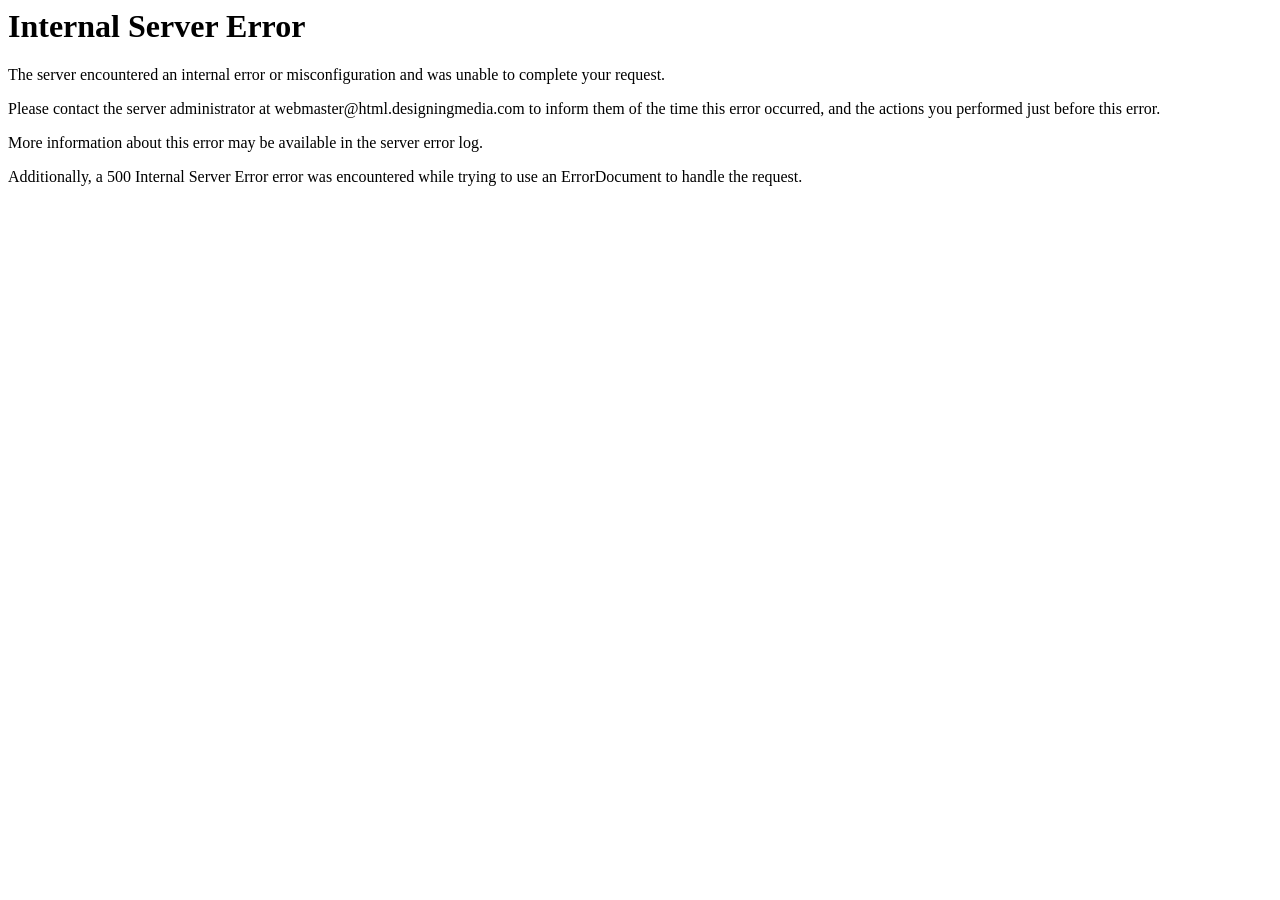
<file: assets/audio/horse.html>
<!DOCTYPE HTML PUBLIC "-//IETF//DTD HTML 2.0//EN">
<html><head>
<title>500 Internal Server Error</title>
</head><body>
<h1>Internal Server Error</h1>
<p>The server encountered an internal error or
misconfiguration and was unable to complete
your request.</p>
<p>Please contact the server administrator at 
 webmaster@html.designingmedia.com to inform them of the time this error occurred,
 and the actions you performed just before this error.</p>
<p>More information about this error may be available
in the server error log.</p>
<p>Additionally, a 500 Internal Server Error
error was encountered while trying to use an ErrorDocument to handle the request.</p>
</body></html>
</file>
<file: assets/css/style.css>
/*------------------------------------------------------------------
[Master Stylesheet]

Project:    Hotline
-------------------------------------------------------------------*/
/*------------------------------------------------------------------
[Table of contents]

1. body
2. navigation
3. banner Section
4. partner Section
5. interaction section
6. solutions section
7. customer base section
8. video section
9. services section
10. teams section
11. talent section
12. blog section 
13. review section
14. newsletter section
15. footer section
-------------------------------------------------------------------*/
/* /*--------------------------------------------------------------*/



@import url('https://fonts.googleapis.com/css2?family=Abril+Fatface&amp;family=Jost:wght@400;500;600;700&amp;display=swap');

/*-------- Default Items ------------ */
    
:root {
    --e-global-color-primary: #221c35;
    --e-global-color-secondary: #ffffff;
    --e-global-color-text: #606480;
    --e-global-color-accent: #F43334;
    --e-global-color-white: #ffffff;
    --e-global-color-light-grayish-blue: #DFE0E6;
    --e-global-color-dark-moderate-cyan: #40B19B;
    --e-global-color-orange: #F79550;
}
body {
    font-family: 'Jost', sans-serif;
}
html {
    scroll-behavior: smooth;
}
*{
    margin: 0;
    padding: 0;
    box-sizing: border-box;
}
h1, h2, h3, h5, .h1, .h2, .h3, .h5 {
    font-family: 'Abril Fatface', cursive;
}
.h1, h1 {
    font-size: 55px;
}
.h2, h2 {
    font-size: 40px;
}
.h3, h3 {
    font-size: 30px;
}
.h4, h4 {
    font-size: 22px;
}
.h5, h5 {
    font-size: 20px;
}
p {
    font-size: 20px;
    line-height: 30px;
    font-weight: 400;
    color: var(--e-global-color-text);
}
.text-size-18 {
    font-size: 18px;
    line-height: 26px;
    font-weight: 400;
    color: var(--e-global-color-text);
}
.text-size-16 {
    font-size: 16px;
    line-height: 26px;
    font-weight: 400;
    color: var(--e-global-color-text);
}
.hover-effect {
    transition: all 0.3s ease-in-out;
}
.hover-effect:hover {
    transform: translateY(-5px);
}
/*-------- HEADER ------------ */
.main-header {
    padding-top: 25px;
}
.navbar .navbar-brand {
    margin-right: 51px;
}
.navbar li {
    padding: 0 13px;
}
.navbar li:first-child {
    padding-left: 0px;
}
.navbar li:last-child {
    padding-right: 0px;
}
.navbar li a {
    font-size: 18px;
    line-height: 18px;
    font-weight: 400;
    color: var(--e-global-color-white) !important;
}
.navbar li a:hover {
    color: var(--e-global-color-accent) !important;
}
.navbar-nav li.active > a {
    color: var(--e-global-color-accent) !important;
}
.navbar .navbar-icon a {
    color: var(--global--color-very-dark-gray);
    font-size: 26px;
    padding-right: 25px;
}
.navbar .navbar-icon a:hover {
    color: var(--e-global-color-accent);
}
.navbar .hotline-dropdown {
    padding: 20px 40px;
    border-radius: 10px;
    margin: 0;
    left: 20px;
    transition: all 0.3s ease-in-out;
    box-shadow: 0px 30px 30px 20px rgba(30,34,47,0.2);
    border-top: 4px solid var(--e-global-color-accent); 
    width: 200px;       
}
.navbar .hotline-dropdown li {
    padding: 0;
    display: inline-block;
}
.navbar .hotline-dropdown li.active .hotline-menu {
    color: var(--e-global-color-accent) !important;
}
.navbar .hotline-dropdown .hotline-menu {
    font-size: 18px;
    line-height: 24px;
    font-weight: 500;
    padding-left: 0;
    padding-right: 0;
    position: relative;
    padding: 6px 0px;
    color: var(--e-global-color-primary) !important;
    white-space: inherit;
}
.navbar .hotline-dropdown .hotline-menu:hover {
    background: transparent;
    color: var(--e-global-color-accent) !important;
}
.navbar .hotline-dropdown li:hover a:after {
    width: 100%;
    left: 0;
    right: auto;
}
.navbar .hotline-dropdown li:hover a:before {
    color: var(--e-global-color-accent);
}
.navbar .hotline-dropdown li a:after {
    content: "";
    width: 0;
    height: 1px;
    bottom: 0;
    position: absolute;
    left: auto;
    right: 0;
    z-index: -1;
    transition: width .6s cubic-bezier(.25,.8,.25,1) 0s;
    background: var(--e-global-color-accent);
    bottom: 5px;
}
.navbar .hotline-dropdown li:hover a:after {
    width: 100%;
    left: 0;
    right: auto;
}
.navbar .hotline-dropdown li a:before {
    content: "\f111";
    line-height: 1;
    font-weight: 700;
    left: -18px;
    top: 16px;
    position: absolute;
    color: var(--global--color-text);
    font-size: 5px;
    font-family: "Font Awesome 5 Pro";
}
.navbar .hotline-dropdown .hotline-menu:hover {
    background: transparent;
    color: var(--e-global-color-accent) !important;
}
.login-outer-div ul li {
    padding: 0px 4px;
}
.login-outer-div ul li .sign-up {
    padding: 16px 24px;
    font-size: 18px;
    font-weight: 500;
    line-height: 18px;
    border-radius: 10px;
    background: var(--e-global-color-accent);
    transition: all 0.3s ease-in-out;
}
.login-outer-div ul li .sign-up:hover {
    background: var(--e-global-color-white);
    color: var(--e-global-color-accent);
}

/*-------- BANNER ------------ */
.banner-section-outer {
    background-image: url(../images/home-banner-backgroud-img.jpg);
    background-size: cover;
    background-position: center;
    background-repeat: no-repeat;
}
.home-banner-section {
    padding-top: 295px;
}
.home-banner-text {
    padding-top: 20px;
}
.home-banner-text h1 {
    line-height: 70px;
}
.home-banner-text p {
    padding-right: 50px;
    margin-bottom: 31px;
}
.home-banner-button .free {
    font-size: 18px;
    line-height: 18px;
    font-weight: 600;
    border-radius: 10px;
    padding: 21px 40px;
    text-decoration: none;
    display: inline-block;
    color: var(--e-global-color-white);
    background: var(--e-global-color-accent);
}
.home-banner-button .free:hover {
    background: var(--e-global-color-white);
    color: var(--e-global-color-accent);
}
.home-banner-button .free-outer {
    margin-right: 10px;
}
.home-banner-button .play-icon {
    font-size: 18px;
    padding: 15px 23px;
    border: 2px solid var(--e-global-color-white);
    color: var(--e-global-color-white);
    border-radius: 10px;
    background: transparent;
}
.home-banner-button .play-icon:hover {
    border: 2px solid var(--e-global-color-accent);
    background: var(--e-global-color-accent);
}
.banner-img-content .banner-img {
    z-index: 2;
}
.banner-call {
    background: rgba(255,255,255,0.15);
    width: 200px;
    padding: 23px 23px 17px 23px;
    border-radius: 10px;
    top: -130px;
    box-shadow: 0px 0px 50px 0px rgba(0,0,0,0.2);
    left: -55px;
    z-index: 3;
}
.banner-call figure {
    margin-bottom: 8px;
}
.banner-call .banner-call-heading {
    font-size: 24px;
    line-height: 24px;
    font-weight: 400;
    letter-spacing: -0.5px;
}
.banner-call .banner-call-text {
    font-size: 16px;
    line-height: 22px;
    font-weight: 400;
    letter-spacing: -0.5px;
    margin-bottom: 3px;
}
.banner-call-listing li {
    margin: 0 2px;
}
.banner-call-listing a {
    font-size: 10px;
    color: var(--e-global-color-accent);
    background: var(--e-global-color-white);
    padding: 2px 4px;
    border-radius: 4px;
}
.banner-call .call-icon-outer {
    position: absolute;
    right: 10px;
    top: 10px;
}
.banner-call .call-icon {
    font-size: 12px;
    color: var(--e-global-color-white);
    background: var(--e-global-color-accent);
    padding: 4px 7px;
    border-radius: 100px;
    display: block;
} 
.banner-img-content .banner-arrow-img {
    right: 86px;
    top: -93px;
}
.banner-img-content .banner-map-img {
    right: -40px;
    top: 204px;
    z-index: 4;
}
.banner-img-content .banner-map-img .banner-map-img-inner img {
    box-shadow: 0px 0px 50px 0px rgba(0,0,0,0.25);
}
.banner-img-content .banner-map-img .banner-map-icon {
    top: -26px;
    right: -20px;
}
.banner-img-content .banner-map-img .banner-map-icon img {
    box-shadow: 0px 0px 50px 0px rgba(0,0,0,0.5);
    border-radius: 100px;
}
/*-------- PARTNERS SECTION ------------ */
.partner-section {
    padding-top: 120px;
}
.partner-section-box {
    padding: 94px 35px 101px 35px;
    box-shadow: 0px 0px 100px 0px rgba(226,228,231,1);
    border-radius: 20px;
}
.partner-section-box h3 {
    color: var(--e-global-color-text);
    padding: 0 22%;
    line-height: 35px;
    margin-bottom: 55px;
}
.partner-listing li {
    padding: 0 36px;
    transition: all 0.3s ease-in-out;
}
.partner-listing li:hover {
    transform: translateY(-5px);
}
.partner-listing li:first-child {
    padding-left: 0;
}
.partner-listing li:last-child {
    padding-right: 0;
}  
/*-------- INTERACTION SECTION ------------ */  
.interaction-section {
    padding: 120px 0px;
}
.interaction-section .interaction-section-main-img img {
    box-shadow: 0px 0px 100px 0px rgba(243,245,247,1);
    border-radius: 20px;
    z-index: 2;
}
.interaction-section h2 {
    line-height: 50px;
}
.interaction-section-text {
    padding-top: 12px;
}
.interaction-section-img-content .interaction-section-graph-img {
    bottom: 50px;
    right: 0;
    z-index: 3;
}
.interaction-section-img-content .interaction-section-graph-img img {
    box-shadow: 0px 0px 100px 0px rgba(226,228,231,1);
    border-radius: 10px;
}
.interaction-section-img-content .interaction-section-shape-img-1 {
    top: -71px;
    left: -119px;
}
.interaction-section-img-content .interaction-section-shape-img-1 img {
    z-index: 1;
}
.interaction-section-text .interaction-section-shape-img-2 {
    top: -56px;
    right: -305px;
}
.interaction-section-img-content .interaction-section-shape-img-3 {
    bottom: -90px;
    right: -152px;
}
.interaction-section-listing-inner {
    padding-left: 79px;
}
.interaction-section-listing-inner h4 {
    font-weight: 700;
    margin-bottom: 20px;
    line-height: 26px;
}
.interaction-section-listing-inner::before {
    content: "";
    background-image: url(../images/interaction-section-listing-img-1.png);
    background-repeat: no-repeat;
    height: 54px;
    width: 54px;
    z-index: 5;
    position: absolute;
    left: 0;
    top: 4px;
}
.interaction-section-text .main-text {
    margin-bottom: 49px;
}
.interaction-section-listing-outer .variation-1::before {
    background-image: url(../images/interaction-section-listing-img-2.png);
}
.interaction-section-listing-outer {
    margin-bottom: 56px;
}
/*-------- SOLUTIONS SECTION ------------ */  
.solutions-section h2 {
    padding: 0 15px;
    width: 100%;
    line-height: 50px;
}
.solutions-section-text p {
    padding-right: 45px;
}
.solutions-section-button {
    margin-top: -6px;
}
.solutions-section-button a {
    font-size: 18px;
    line-height: 18px;
    font-weight: 600;
    border-radius: 10px;
    padding: 20px 34px;
    border: 1px solid var(--e-global-color-accent);
    text-decoration: none;
    display: inline-block;
    color: var(--e-global-color-white);
    background: var(--e-global-color-accent);
}
.solutions-section-button a:hover {
    border: 1px solid var(--e-global-color-accent);
    background: transparent;
    color: var(--e-global-color-accent);
}
.solutions-section-plan-box {
    padding: 44px;
    box-shadow: 0px 0px 100px 0px rgba(226,228,231,1);
    border-radius: 20px;
    border-left: 5px solid var(--e-global-color-white);
    background: var(--e-global-color-white);
}
.solutions-section-plan-box:hover {
    border-left: 5px solid var(--e-global-color-accent);
}
.solutions-section-plan-box h4 {
    font-weight: 700;
    margin-bottom: 20px;
    line-height: 30px;
}
.solutions-section-plan-box p {
    padding: 0 15px;
}
.solutions-section-inner {
    margin-bottom: 74px;
}
.solutions-section-plan-box figure img {
    padding-top: 5px;
}
/*-------- CUSTOMER BASE SECTION ------------ */  
.customer-base-section {
    padding: 120px 0px;
}
.customer-base-section .customer-base-section-text {
   padding-top: 55px;
}
.customer-base-section h2 {
    line-height: 50px;
}
.customer-base-section-text p {
    margin-bottom: 27px;
}
.customer-base-section .customer-base-section-main-img img {
    box-shadow: 0px 0px 100px 0px rgba(243,245,247,1);
    border: 5px solid var(--e-global-color-white);
    border-radius: 20px;
}
.customer-base-section-text .customer-base-section-shape-img-1 {
    top: -35px;
    left: -360px;
}
.customer-base-section .customer-img-1 {
    left: 51px;
    top: 58px;
    z-index: 1;
}
.customer-base-section .customer-img-2 {
    left: 152px;
    top: 168px;
    z-index: 3;
}
.customer-base-section .customer-img-3 {
    right: -12px;
    top: 208px;
    z-index: 2;
}
.customer-base-section .customer-img-4 {
    right: 44px;
    bottom: 122px;
    z-index: 4;
}
.customer-base-section .customer-img-5 {
    right: 155px;
    bottom: -27px;
    z-index: 5;
}
.customer-base-section .customer-img-1 img, .customer-base-section .customer-img-2 img, .customer-base-section .customer-img-3 img, .customer-base-section .customer-img-4 img, .customer-base-section .customer-img-5 img {
    box-shadow: 0px 0px 50px 0px rgba(0,0,0,0.3);
    border-radius: 100px;
    border: 2px solid var(--e-global-color-white);
}
.customer-base-sectin-listing li {
    font-size: 20px;
    line-height: 30px;
    font-weight: 400;
    color: var(--e-global-color-text);
}
.customer-base-sectin-listing i {
    font-size: 18px;
    line-height: 18px;
    margin-right: 8px;
    font-weight: 400;
    color: var(--e-global-color-accent);
}
.customer-base-section .customer-base-section-shape-img-2 {
    top: -74px;
    right: -90px;
}
.customer-base-section .counter-box {
    width: 300px;
    padding: 37px 29px 30px 29px;
    background: var(--e-global-color-white);
    box-shadow: 0px 0px 100px 0px rgba(226,228,231,1);
    border-radius: 10px;
    bottom: 61px;
    left: -17px;
}
.customer-base-section .counter-box figure {
    margin-right: 27px;
}
.customer-base-section .counter-box .number, .customer-base-section .counter-box .suffix  {
    color: var(--e-global-color-primary);
    font-size: 40px;
    line-height: 44px;
    font-weight: 400;
    font-family: 'Abril Fatface', cursive;
}
.customer-base-section .counter-box .customer {
    font-size: 18px;
    line-height: 30px;
    font-weight: 400;
    color: var(--e-global-color-text);
}
.customer-base-section .counter-box .counter {
    animation-duration: 1s;
    animation-delay: 0s;
}
.customer-base-section .customer-base-section-shape-img-3 {
    bottom: -134px;
    right: 0;
}
.customer-base-section-btn-outer {
    padding-top: 31px;
}
.customer-base-section-btn-outer a {
    font-size: 18px;
    line-height: 18px;
    font-weight: 600;
    border-radius: 10px;
    padding: 19px 110px 19px 28px;
    text-decoration: none;
    color: var(--e-global-color-accent);
    border: 2px solid var(--e-global-color-accent);
}
.customer-base-section-btn-outer a:hover {
    border: 2px solid var(--e-global-color-accent);
    background: var(--e-global-color-accent);
    color: var(--e-global-color-white);
}
.customer-base-section-btn-outer i {
    font-size: 20px;
    line-height: 20px;
    right: 29px;
}
/*-------- VIDEO SECTION ------------ */ 
.video-section {
    padding: 50px 0px;
}
.video-section .vide-section-inner {
    background-color: transparent;
    background-image: linear-gradient(150deg, #1C204C 50%, #F58748 78%);
    border-radius: 20px;
    margin: 0 15px;
}
.video-section .video-content {
    margin: -50px 0;
}
.video-section .counter-content {
    padding-top: 58px;
    padding-bottom: 58px;
}
.video-section .counter-content .number, .video-section .counter-content .suffix {
    font-size: 40px;
    line-height: 44px;
    font-weight: 400;
    margin-bottom: 10px;
    font-family: 'Abril Fatface', cursive;
}
.video-section .counter-content h4 {
    line-height: 30px;
    padding-right: 25%;
    margin-bottom: 20px;
}
.video-section .counter-content p {
    padding-right: 20px;
}
.video-section .variation-1 {
    border-right: 1px solid rgba(255,255,255,0.15);
}
.video-content .video-section-shape-img {
    left: -146px;
    bottom: -53px;
    z-index: -1;
}
.video-content iframe { 
    border-radius: 20px;
    border: none;
}
/*-------- SERVICES SECTION ------------ */
.services-section {
    padding: 110px 0;
} 
.services-section h2 {
    line-height: 50px;
}
.services-section .services-section-inner p {
    padding: 0 18%;
}
.services-section .services-section-inner {
    margin-bottom: 73px;
    padding: 0 15px;
}
.services-section .services-section-plan-box {
    padding: 40px 35px;
    border-radius: 20px;
    line-height: 0;
    background: var(--e-global-color-white) ;
    border-left: 5px solid var(--e-global-color-white);
    box-shadow: 0px 0px 100px 0px rgba(226,228,231,1);
}
.services-section .services-section-plan-box figure img {
    filter: grayscale(100%);
}
.services-section .services-section-plan-box h4 {
    line-height: 30px;
    margin-bottom: 18px;
    color: var(--e-global-color-primary);
}
.services-section .services-section-plan-box p {
    margin-bottom: 21px;
}
.services-section .services-section-plan-box a {
    font-size: 14px;
    line-height: 14px;
    font-weight: 400;
    color: var(--e-global-color-text);
}
.services-section .services-section-plan-box i {
    top: 2px;
    margin-left: 12px;
}
.services-section .services-section-plan-box:hover {
    border-left: 5px solid var(--e-global-color-accent);
}
.services-section .services-section-plan-box:hover figure img {
    filter: grayscale(0%);
}
.services-section .services-section-plan-box:hover h4 {
    color: var(--e-global-color-accent);
}
.services-section .services-section-plan-box:hover a {
    color: var(--e-global-color-accent);
}
.services-section .divider {
    height: 30px;
}
.services-section .services-section-shape-img-1 {
    right: -116px;
    top: 85px;
    z-index: -1;
}
.services-section .services-section-shape-img-2 {
    left: 92px;
    bottom: -28px;
}
/*-------- TEAMS SECTION ------------ */
.teams-section h2 {
    line-height: 50px;
}
.teams-section .teams-section-inner p {
    padding: 0 18%;
}
.teams-section .teams-section-inner {
    margin-bottom: 73px;
    padding: 0 15px;
}
.teams-section .team-section-plan-box {
    padding: 40px 35px;
    border-radius: 20px;
    line-height: 0;
    background: var(--e-global-color-white) ;
    transition: all 0.3s ease-in-out;
}
.teams-section .teams-section-plan-box figure img {
    box-shadow: 0px 0px 100px 0px rgba(226,228,231,1);
    border-radius: 20px;
    transition: all 0.3s ease-in-out;
}
.teams-section .teams-section-plan-box figure {
    transition: all 0.3s ease-in-out;
    margin-bottom: 31px;
    border-radius: 20px;
}
.teams-section .teams-section-plan-box h4 {
    line-height: 18px;
    margin-bottom: 13px;
    color: var(--e-global-color-primary);
}
.teams-section .teams-section-plan-box span {
    font-size: 16px;
    line-height: 16px;
    margin-bottom: 14px;
    color: var(--e-global-color-text);
}
.teams-section .teams-section-plan-box p {
    margin-bottom: 14px;
    padding: 0 20px;
}
.teams-section .teams-section-plan-box a {
    font-size: 15px;
    line-height: 14px;
    font-weight: 400;
    padding: 7px 8px;
    border: 1px solid var(--e-global-color-text);
    color: var(--e-global-color-text);
    border-radius: 100px;
    transition: all 0.3s ease-in-out;
}
.teams-section .teams-section-plan-box a:hover {
    background: var(--e-global-color-accent);
    color: var(--e-global-color-white);
    border: 1px solid var(--e-global-color-accent);
}
.teams-section .teams-section-plan-box li {
    margin: 0 2px;
}
.teams-section .teams-section-plan-box:hover h4 {
    color: var(--e-global-color-accent);
}
.teams-section .teams-section-plan-box:hover figure {
    background-image: linear-gradient(150deg, #1C204C 50%, #F58748 78%);
    opacity: 1;
}
.teams-section .teams-section-plan-box:hover figure img {
    opacity: 0.2;
}
.teams-section .teams-section-shape-img-1 {
    right: -116px;
    top: 85px;
    z-index: -1;
}
/*-------- TALENT SECTION ------------ */
.talent-section {
    padding: 110px 0;
}
.talent-section-box {
    padding: 90px 395px 101px 78px;
    background: var(--e-global-color-white);
    box-shadow: 0px 0px 100px 0px rgba(226,228,231,1);
    border-radius: 20px;
    background-image: url(../images/talent-section-img.png);
    background-position: center right;
    background-repeat: no-repeat;
    background-size: contain;
}
.talent-section-box h2 {
    line-height: 50px;
}
.talent-section-box p {
    margin-bottom: 30px;
}
.talent-section-box .color {
    color: var(--e-global-color-accent);
}
.talent-section-box .career {
    font-size: 18px;
    line-height: 18px;
    font-weight: 600;
    border-radius: 10px;
    padding: 19px 97px 19px 28px;
    text-decoration: none;
    color: var(--e-global-color-accent);
    border: 2px solid var(--e-global-color-accent);
}
.talent-section-box .career:hover {
    background: var(--e-global-color-accent);
    color: var(--e-global-color-white);
    border: 2px solid var(--e-global-color-accent);
}
.talent-section-box i {
    font-size: 20px;
    line-height: 20px;
    right: 29px;
}
.talent-section-box .apply {
    font-size: 18px;
    line-height: 18px;
    font-weight: 600;
    border-radius: 10px;
    padding: 20px 34px;
    border: 2px solid var(--e-global-color-accent);
    text-decoration: none;
    display: inline-block;
    color: var(--e-global-color-white);
    background: var(--e-global-color-accent);
}
.talent-section-box .apply:hover {
    border: 2px solid var(--e-global-color-accent);
    background: transparent;
    color: var(--e-global-color-accent);
}
.talent-section-box .talent-section-shape-img-1 {
    top: -76px;
    left: -173px;
    z-index: -1;
}
.talent-section-box .talent-section-shape-img-2 {
    bottom: -139px;
    left: -305px;
}
/*-------- BLOG SECTION ------------ */
.blog-section h2 {
    line-height: 50px;
}
.blog-section .blog-section-inner p {
    padding: 0 18%;
}
.blog-section .blog-section-inner {
    margin-bottom: 73px;
    padding: 0 15px;
}
.blog-section .blog-section-plan-box figure img {
    box-shadow: 0px 0px 100px 0px rgba(226,228,231,1);
    border-radius: 20px;
    transition: all 0.3s ease-in-out;
}
.blog-section .blog-section-plan-box figure {
    margin-bottom: 25px;
    border-radius: 20px;
    transition: all 0.3s ease-in-out;
}
.blog-section .blog-section-plan-box figure:hover {
    background-image: linear-gradient(150deg, #1C204C 50%, #F58748 78%);
    opacity: 1;
}
.blog-section .blog-section-plan-box figure:hover img {
    opacity: 0.2;
}
.blog-section .blog-section-plan-box h4 {
    line-height: 30px;
    margin-bottom: 18px;
    color: var(--e-global-color-primary);
    padding: 0 20px;
}
.blog-section .blog-section-plan-box h4:hover {
    color: var(--e-global-color-accent);
}
.blog-section .blog-section-plan-box a {
    font-size: 14px;
    line-height: 14px;
    font-weight: 400;
    color: var(--e-global-color-text);
}
.blog-section .blog-section-plan-box i {
    top: 2px;
    margin-left: 12px;
}
.blog-section .blog-section-plan-box a:hover {
    color: var(--e-global-color-accent);
}
.blog-section .blog-section-shape-img-1 {
    right: -116px;
    top: 85px;
    z-index: -1;
}
/*-------- REVIEW SECTION ------------ */
.review-section {
    padding: 120px 0 110px 0;
}
.review-section-box {
    padding: 94px 100px 355px 100px;
    background: var(--e-global-color-white);
    box-shadow: 0px 0px 100px 0px rgba(226,228,231,1);
    border-radius: 20px;
    line-height: 0;
    margin-bottom: -363px;
}
.review-section-box h2 {
    line-height: 50px;
}
.review-section-box p {
    padding: 0 120px;
}
.review-section .review-section-shape-img-1 {
    top: -102px;
    left: -116px;
    z-index: -1;
}
.review-section .review-section-outer {
    padding-top: 90px;
    overflow: hidden;
}
.review-section .review-section-inner {
    background-image: url(../images/review-section-background-img.jpg);
    background-position: center center;
    background-repeat: no-repeat;
    background-size: cover;
    padding: 0 90px 94px 90px;
    line-height: 0;
    border-radius: 20px;
}
.review-section .review-section-inner .carousel-inner {
    overflow: visible;
}
.review-section .review-section-inner .name {
    font-size: 22px;
    line-height: 30px;
    margin-bottom: 3px;
}
.review-section .review-section-inner .designation {
    font-size: 16px;
    line-height: 26px;
}
.review-section .review-section-review-img-1 {
    top: -50px
}
.review-section .review-section-review-img-1 img {
    box-shadow: 0px 0px 50px 0px rgba(0,0,0,0.3);
    border-radius: 100px;
    border: 3px solid var(--e-global-color-white);
}
.review-section .review-section-inner p {
    margin-bottom: 26px;
    margin-top: -5px;
}
.review-section .review-section-quote-img-1 {
    top: 90px;
    left: 82px;
}
.review-section .review-section-quote-img-2 {
    bottom: 0;
    right: 82px;
}
.review-section .carousel-control-prev {
    width: auto;
    left: 74px;
    opacity: 1;
    top: 86px;
}
.review-section .carousel-control-next {
    width: auto;
    right: 74px;
    opacity: 1;
    top: 86px;
}
.review-section .carousel-control-prev i, .review-section .carousel-control-next i {
    font-size: 20px;
    line-height: 40px;
    color: var(--e-global-color-text);
    border: 2px solid;
    border-radius: 12px;
    width: 43px;
    height: 43px;
}
/*-------- NEWSLETTER SECTION ------------ */
.newsletter-section h2 {
    line-height: 50px;
}
.newsletter-section .newsletter-section-inner p {
    padding: 0 18%;
    margin-bottom: 54px;
}
.newsletter-section .newsletter-section-inner {
    padding: 0 15px;
}
.newsletter-section .newsletter-shape-img-1 {
    top: -45px;
    right: 15px;
    z-index: -1;
}
.newsletter-section .newsletter-shape-img-2 {
    bottom: -70px;
    left: 12px;
    z-index: -1;
}
.newsletter-section .newsletter-form .form-group {
    width: 572px;
    margin: 0 auto;
}
.newsletter-section .newsletter-form .form-control {
    background: var(--e-global-color-white);
    box-shadow: 0px 0px 100px 0px rgba(226,228,231,1);
    border: none;
    border-radius: 20px;
    height: 78px;
    padding: 0 30px;
    font-size: 16px;
    line-height: 30px;
    font-weight: 400;
    color: var(--e-global-color-text);
}
.newsletter-section .newsletter-form .subscribe-btn {
    font-size: 16px;
    line-height: 16px;
    padding: 20px 28px;
    border-radius: 10px;
    font-weight: 600;
    color: var(--e-global-color-white);
    border: 2px solid var(--e-global-color-accent);
    background: var(--e-global-color-accent);
    letter-spacing: 1px;
    right: 11px;
    top: 8px;
    transition: all 0.3s ease-in-out;
}
.newsletter-section .newsletter-form .subscribe-btn:hover {
    border: 2px solid var(--e-global-color-accent);
    background: transparent;
    color: var(--e-global-color-accent);
}
/*-------- FOOTER ------------ */
.footer-section {
    padding: 120px 0 91px 0;
}
.footer-section h5 {
    line-height: 42px;
    margin-bottom: 19px;
}
.footer-section .footer-logo-content .footer-logo {
    margin-bottom: 34px;
}
.footer-section .footer-logo-content p {
    padding-right: 55px;
    line-height: 24px;
}
.footer-section .footer-logo-content a {
    font-size: 15px;
    line-height: 14px;
    font-weight: 400;
    padding: 7px 8px;
    border: 1px solid var(--e-global-color-text);
    color: var(--e-global-color-text);
    border-radius: 100px;
    transition: all 0.3s ease-in-out;
}
.footer-section .footer-logo-content a:hover {
    background: var(--e-global-color-accent);
    color: var(--e-global-color-white);
    border: 1px solid var(--e-global-color-accent);
}
.footer-section .footer-links-content li a, .footer-section .footer-support-content li a {
    font-size: 16px;
    line-height: 30px;
    margin-left: 9px;
    color: var(--e-global-color-text);
}
.footer-section .footer-links-content li i, .footer-section .footer-support-content li i {
    font-size: 16px;
    line-height: 16px;
    color: var(--e-global-color-text);
}
.footer-section .footer-links-content li a:hover, .footer-section .footer-support-content li a:hover {
    color: var(--e-global-color-accent);
}
.footer-section .footer-info-content li {
    margin: 9px 0;
}
.footer-section .footer-info-content li:last-child {
    margin-bottom: 0;
}
.footer-section .footer-info-content li span {
    font-size: 16px;
    line-height: 16px;
    color: var(--e-global-color-text);
}
.footer-section .footer-info-content li a {
    font-size: 16px;
    line-height: 16px;
    color: var(--e-global-color-text);
}
.footer-section .footer-info-content li a:hover {
    color: var(--e-global-color-accent);
}
.footer-section .footer-secrion-shape-img-1 {
    right: -291px;
    bottom: -95px;
}
/*-------- FOOTER BAR ------------ */
.footer-bar .footer-bar-content {
    padding: 30px 0;
    margin: 0 15px;
    border-top: 1px solid #dfe0e6;
}
/*-------- ABOUT PAGE ------------ */
/*-------- SUB BANNER SECTION ------------ */
.sub-banner-section-outer {
    background-image: url(../images/sub-banner-background-img.jpg);
    background-size: cover;
    background-position: center;
    background-repeat: no-repeat;
}
.sub-banner-section {
    padding: 130px 0 90px 0;
}
.sub-banner-section h1 {
    line-height: 70px;
}
.sub-banner-section p {
    padding: 0 25%;
    margin-bottom: 23px;
}
.sub-banner-section .breadcrum span {
    font-size: 14px;
    line-height: 30px;
}
.sub-banner-section .breadcrum .breadcrum-active {
    text-decoration: underline;
}
/*-------- ABOUT SERVICE SECTION ------------ */  
.about-service-section {
    padding: 120px 0px;
}
.about-service-section-text {
    margin-top: -8px;
}
.about-service-section h2 {
    line-height: 50px;
}
.about-service-section-text p {
    margin-bottom: 27px;
}
.about-service-section .about-service-section-main-img img {
    box-shadow: 0px 0px 100px 0px rgba(243,245,247,1);
    border-radius: 20px;
}
.about-service-section-text .about-service-section-shape-img-1 {
    top: -49px;
    right: -308px;
}
.about-service-section-listing li {
    font-size: 20px;
    line-height: 30px;
    font-weight: 400;
    color: var(--e-global-color-text);
}
.about-service-section-listing i {
    font-size: 18px;
    line-height: 18px;
    margin-right: 8px;
    font-weight: 400;
    color: var(--e-global-color-accent);
}
.about-service-section .about-service-section-shape-img-2 {
    top: -74px;
    left: -90px;
}
.about-service-section .counter-box {
    width: 280px;
    padding: 25px 29px 18px 44px;
    background: var(--e-global-color-white);
    box-shadow: 0px 0px 100px 0px rgba(226,228,231,1);
    border-radius: 10px;
    bottom: 61px;
    right: 35px;
}
.about-service-section .counter-box figure {
    margin-right: 22px;
}
.about-service-section .counter-box .number, .about-service-section .counter-box .suffix  {
    color: var(--e-global-color-primary);
    font-size: 40px;
    line-height: 38px;
    font-weight: 400;
    font-family: 'Abril Fatface', cursive;
}
.about-service-section .counter-box .customer {
    font-size: 18px;
    line-height: 28px;
    font-weight: 400;
    color: var(--e-global-color-text);
}
.about-service-section .counter-box .counter {
    animation-duration: 1s;
    animation-delay: 0s;
}
.about-service-section .about-service-section-shape-img-3 {
    bottom: -92px;
    right: -152px;
}
.about-service-section-btn-outer {
    padding-top: 40px;
}
.about-service-section-btn-outer a {
    font-size: 18px;
    line-height: 18px;
    font-weight: 600;
    border-radius: 10px;
    padding: 19px 32px;
    text-decoration: none;
    background: var(--e-global-color-accent);
    color: var(--e-global-color-white);
    border: 2px solid var(--e-global-color-accent);
}
.about-service-section-btn-outer a:hover {
    border: 2px solid var(--e-global-color-accent);
    background: transparent;
    color: var(--e-global-color-accent);
}
.about-service-section-btn-outer i {
    font-size: 20px;
    line-height: 20px;
    right: 29px;
}
.about-service-section .progress-bar-outer {
    padding-top: 24px;
}
.about-service-section .progress-bar-outer span {
    font-size: 16px;
    line-height: 30px;
    color: var(--e-global-color-primary);
    margin-bottom: 6px;
}
.about-service-section .progress-bar-outer .progress-bar {
    height: 10px;
    border-radius: 0;
    background: #eeeeee;
}
.about-service-section .progress-bar-outer .bar {
    width: 0;
    height: 100%;
    background-color: var(--e-global-color-dark-moderate-cyan);
    background-size: 30px 30px;
    animation: move 2s linear infinite;
    box-shadow: 2px 0 10px inset rgba(0, 0, 0, 0.2);
    transition: width 2s ease-out;
}
  
/*Lollipop background gradient animation*/
@keyframes move {
    0% {
      background-position: 0 0;
    }
    100% {
      background-position: 30px 30px;
    }
}
.about-service-section .progress-bar-outer .perc {
    position: absolute;
    top: 40px;
    right: 28px;
    transform: translate(-50%, -50%);
    color: var(--e-global-color-text);
}
.about-service-section .progress-bar-outer .variation-1 {
    background: var(--e-global-color-orange);
}
.about-service-section .progress-bar-outer .variation-1 .perc {
    right: 97px;
}
/*-------- ABOUT VIDEO SECTION ------------ */
.about-page-video-section {
    padding: 170px 0;
}
/*-------- ABOUT CUSTOMER BASE SECTION ------------ */
.about-page-customer-base-section {
    padding: 0 !important;
}
/*-------- CONTACT SUPPORT SECTION ------------ */
.contact-page-support-section .contact-box {
    padding: 27px 29px 22px 29px;
    background: var(--e-global-color-white);
    box-shadow: 0px 0px 100px 0px rgba(226,228,231,1);
    border-radius: 20px;
    margin-bottom: 20px;
}
.contact-page-support-section .contact-box figure {
    padding-top: 3px;
}
.contact-page-support-section .counter-box {
    right: -60px;
    bottom: 60px;
}
.contact-page-support-section .contact-box a:hover {
    color: var(--e-global-color-accent);
}
.contact-page-support-section .about-service-section-text p {
    margin-bottom: 32px;
}
/*-------- CONTACT FORM SECTION ------------ */
.contact-form-section .contact-form-shape-img-1 {
    top: -50px;
    left: -299px;
}
.contact-form-section .customer-base-section-text {
    padding-top: 0px;
    margin-top: -10px;
}
.contact-form-section .contact-form .form-control {
    background: var(--e-global-color-white);
    box-shadow: 0px 0px 40px 0px rgba(226,228,231,1);
    border-radius: 20px;
    height: 70px;
    padding: 0 30px;
    border: none;
    font-size: 16px;
    line-height: 26px;
    color: var(--e-global-color-text);
}
.contact-form-section .contact-form .textarea {
    height: 150px;
    padding-top: 23px;
    padding-bottom: 23px;
}
.contact-form-section .contact-form .form-group {
    margin-bottom: 20px;
}
.contact-form-section .contact-form .submitform-btn {
    font-size: 18px;
    line-height: 18px;
    font-weight: 600;
    color: var(--e-global-color-white);
    background: var(--e-global-color-accent);
    padding: 20px;
    width: 100%;
    box-shadow: none;
    border: 1px solid var(--e-global-color-accent);
    border-radius: 10px;
    box-shadow: 0px 0px 10px 0px rgba(0, 0, 0, 0);
}
.contact-form-section .contact-form .submitform-btn:hover {
    border: 1px solid var(--e-global-color-accent);
    color: var(--e-global-color-accent);
    background: transparent;
}
.contact-form-section .customer-base-section-text p {
    margin-bottom: 35px;
}
/*-------- MAP SECTION ------------ */
.map-section {
    padding-bottom: 0 !important;
}
.map-section .map-outer {
    background: var(--e-global-color-white);
    box-shadow: 0px 0px 40px 0px rgba(226,228,231,1);
    line-height: 0;
    border-radius: 20px;
}
.map-section .map-outer iframe {
    border-radius: 20px;
}
/*-------- TEAMS PAGE TEAM SECTION ------------ */
.teams-page-team-section {
    padding: 110px 0;
}
.teams-page-team-section .contact-form-shape-img-1 {
    top: -52px;
    left: -290px;
}
.teams-page-team-section .spacer {
    height: 50px;
}
/*-------- TESTIMONIALS SECTION ------------ */
.testimonials-section {
    padding-bottom: 110px;
}
.testimonials-section .testimonial-box {
    padding: 85px 50px;
    border-radius: 20px;
    box-shadow: 0px 0px 100px 0px rgba(243,245,247,1) inset;
    line-height: 0;
}
.testimonials-section .owl-carousel {
    margin-bottom: 80px;
}
.testimonials-section .testimonial-box p {
    margin-bottom: 29px;
}
.testimonials-section .testimonial-box h4 {
    color: var(--e-global-color-accent);
    margin-bottom: 5px;
}
.testimonials-section .testimonial-box-quote-img-1 {
    top: 0;
    left: 45px;
}
.testimonials-section .testimonial-box-quote-img-2 {
    bottom: 0;
    right: 45px;
}
.testimonials-section .owl-nav {
    display: none;
}
.testimonials-section .testimonial-btn-outer a {
    font-size: 18px;
    line-height: 18px;
    font-weight: 600;
    border-radius: 10px;
    padding: 19px 42px;
    text-decoration: none;
    color: var(--e-global-color-accent);
    border: 2px solid var(--e-global-color-accent);
    display: inline-block;
    transition: all 0.3s ease-in-out;
}
.testimonials-section .testimonial-btn-outer a:hover {
    border: 2px solid var(--e-global-color-accent);
    background: var(--e-global-color-accent);
    color: var(--e-global-color-white);
}
/*-------- ACCORDION SECTION ------------ */
.accordian-section .accordion-card button.btn.btn-link {
    color: var(--e-global-color-white);
    background: var(--e-global-color-accent);
}
.accordian-section p{
    margin-bottom: 33px;
}
.accordian-section .accordian-inner .accordion-card .btn {
    padding: 21px 50px 21px 30px;
    text-decoration: none;
    font-size: 20px;
    line-height: 26px;
    font-weight: 400;
    display: block;
    width: 100%;
    text-align: left;
    position: relative;
    box-shadow: 0px 0px 100px 0px rgba(226,228,231,1);
    border-radius: 20px;
}
.accordian-section .accordion-card button.btn.btn-link.collapsed {
    color: var(--e-global-color-primary);
    background: var(--e-global-color-white);
}
.accordian-section .accordian-inner .card-header {
    padding: 0;
    margin-bottom: 0;
    border: none;
    background: none;
}
.accordian-section .accordian-inner .card-body {
    padding: 15px 30px 0px 30px;
    font-size: 16px;
    line-height: 1.5;
}
.accordian-section .accordion-card button.btn.btn-link:focus {
    outline: none;
}
.accordian-section .accordian-inner .accordion-card {
    margin-bottom: 20px;
}
.accordian-section .accordion-card .btn-link:before {
    content: "\f107";
    position: absolute;
    right: 28px;
    font-family: 'Font Awesome 5 Pro';
    display: inline-block;
    vertical-align: middle;
    font-weight: 400;
    font-size: 20px;
    line-height: 26px;
    font-weight: 700;
}
.accordian-section .accordion-card .collapsed:before {
    content: "\f105";
}
.accordian-section .accordian-inner .accordion-card:last-child {
    margin-bottom: 0 !important;
}
.accordian-section .accordion-card button.btn.btn-link.collapsed:hover {
    color: var(--e-global-color-accent);
}
/*-------- BLOG PAGES ------------ */
.blog-posts {
    padding: 120px 0;
}
.single-post .single-post-heading {
    font-size: 30px !important;
}
/********* LOGIN PAGE FORM *******/
.login-form {
    min-height: 100vh;
    background-image: url(../images/sub-banner-background-img.jpg);
    background-size: cover;
    background-position: center;
    background-repeat: no-repeat;
}
.login-form .login-form-title {
    margin-bottom: 50px;
}
.login-form .login-page-logo {
    margin-bottom: 25px;
}
.login-form .login-form-box {
    width: 450px;
    margin: 0 auto;
    position: relative;
}
.login-form .login-card {
    background: var(--e-global-color-white);
    padding: 45px;
    border-radius: 20px;
    color: var(--e-global-color-primary);
    margin-bottom: 30px;
}
.login-form .login-card label {
    font-size: 16px;
    color: var(--e-global-color-text) !important;
    font-weight: 500;
}
.login-form .login-card  .input-field {
    padding: 0px 15px;
    width: 100%;
    border: 1px solid var(--e-global-color-text);
    border-radius: 2px;
    margin-top: 0px;
    height: 56px;
    font-size: 16px;
    line-height: 58px;
}
.login-form .login-card .input-field:focus {
    outline: none;
}
.login-form .login-card .btn-primary {
    padding: 0 45px;
    line-height: 50px;
    font-size: 18px;
    width: 100%;
    max-width: 100%;
    border-radius: 100px;
    margin-bottom: 20px;
    font-weight: 600;
    border: 1px solid var(--e-global-color-accent);
    text-decoration: none;
    display: inline-block;
    color: var(--e-global-color-white);
    background: var(--e-global-color-accent);
}
.login-form .login-card .btn-primary:hover {
    background: transparent;
    color: var(--e-global-color-accent);
}
.login-form .login-card .forgot-password {
    color: var(--e-global-color-accent);
    font-size: 18px;
    text-decoration: none;
}
.login-form .login-card .forgot-password:hover {
    text-decoration: underline;
}
.login-form .login-form-box .join-now-outer a {
    text-decoration: none;
    font-size: 18px;
    color: var(--e-global-color-accent);
}
.login-form .login-form-box .join-now-outer a:hover {
    text-decoration: underline;
}
.login-form .login-card .select-option option {
    font-size: 16px;
}
/********* SIGN-UP PAGE FORM *******/
.sign-up-form {
    padding: 70px 0;
}
.sign-up-form .login-form-box {
    width: 700px;
}
.sign-up-form .login-card label small {
    font-size: 14px;
}
.sign-up-form .login-card .select-option {
    padding: 0px 35px 0 15px;
    width: 100%;
    border: 1px solid var(--e-global-color-text);
    border-radius: 2px;
    margin-top: 0px;
    height: 56px !important;
    font-size: 16px;
    line-height: 56px;
    color: var(--e-global-color-text);
    background-image: url(../images/dropdown.png);
    background-repeat: no-repeat;
    background-position: 97.2% 23px;
    -webkit-appearance: none;
}
.sign-up-form .login-card .select-option:focus {
    outline: none;
    box-shadow: none;
}
</file>
<file: assets/css/responsive.css>
@media only screen and (max-width: 1730px) {
.interaction-section-text .interaction-section-shape-img-2 { top: -75px; right: -30px; }
.services-section .services-section-shape-img-1, .teams-section .teams-section-shape-img-1  { right: -12px; top: 125px; }
.talent-section-box .talent-section-shape-img-2 { bottom: -110px; left: -35px; }
.blog-section .blog-section-shape-img-1 { right: -12px; top: 125px; }
.footer-section .footer-secrion-shape-img-1 { right: 20px; width: 30%; bottom: -85px; }
.about-service-section-text .about-service-section-shape-img-1 { top: -72px; right: -30px; }
.contact-form-section .contact-form-shape-img-1 { top: -80px; left: 0px; }
.teams-page-team-section .contact-form-shape-img-1 { left: -25px; }
}

@media screen and (max-width: 1240px) {
.banner-img-content .banner-map-img { right: -23px; }
.banner-img-content .banner-map-img .banner-map-img-inner img { width: 90%; }
.banner-img-content .banner-map-img .banner-map-icon { top: -22px; right: -8px; }
.banner-img-content .banner-map-img .banner-map-icon img { width: 90%; }
.customer-base-section .customer-base-section-shape-img-2 { top: -74px; right: -30px; }   
}

@media screen and (max-width: 1199px) {
.h1, h1 { font-size: 40px; }
.h2, h2 { font-size: 35px; }
.navbar .navbar-icon a { padding-right: 0px; }
.navbar .navbar-brand { margin-right: 10px; }
.navbar li { padding: 0 10px; }
.home-banner-text h1 { line-height: 45px; }
.banner-img-content .banner-img img { width: 90%; }
.banner-call { top: -230px; left: -35px; }
.banner-img-content .banner-arrow-img { right: 10px; top: -115px; }
.banner-img-content .banner-map-img .banner-map-img-inner img { width: 80%; }
.banner-img-content .banner-map-img .banner-map-icon img { width: 80%; }
.banner-img-content .banner-map-img .banner-map-icon { top: -18px; right: -2px; }
.banner-img-content .banner-map-img { top: 150px; }
.partner-section { padding-top: 100px; }
.partner-section-box h3 { padding: 0 17%; margin-bottom: 40px; }
.partner-section-box { padding: 80px 20px; }
.partner-listing li { padding: 0 20px; }
.interaction-section { padding: 100px 0px; }    
.interaction-section-text .interaction-section-shape-img-2 img { width: 80%; }
.interaction-section-img-content .interaction-section-shape-img-3 { bottom: -126px; right: -152px; }
.interaction-section-img-content .interaction-section-shape-img-3 img { width: 80%; }
.interaction-section h2 { line-height: 40px; }
.interaction-section-img-content .interaction-section-shape-img-1 img { width: 60%; }
.interaction-section-text { padding-top: 0px; }
.interaction-section-img-content .interaction-section-shape-img-1 { top: -30px; left: -8px; }
.interaction-section-img-content .interaction-section-graph-img { right: -120px; }
.interaction-section-img-content .interaction-section-graph-img img { width: 80%; }
.solutions-section h2 { line-height: 40px;}
.solutions-section-button a { padding: 20px 19px; }
.solutions-section-inner { margin-bottom: 60px; }
.solutions-section-plan-box { padding: 30px 14px; }
.customer-base-section-text .customer-base-section-shape-img-1 { top: -60px; left: 0px; width: 75%; }
.customer-base-section { padding: 100px 0px; }
.customer-base-section .customer-base-section-shape-img-2 { top: -30px; right: -22px; width: 35%; }
.customer-base-section .customer-base-section-shape-img-3 { bottom: -105px; width: 75%; }
.customer-base-section .customer-img-1 { left: -42px; }
.customer-base-section .customer-img-2 { left: 50px; top: 160px; }
.customer-base-section .customer-img-3 { right: -25px; top: 148px; }
.customer-base-section .counter-box { width: 280px; bottom: 40px; left: -80px; }
.customer-base-section h2 { line-height: 40px; }
.customer-base-section-btn-outer a { padding: 19px 80px 19px 28px; }
.video-section .counter-content h4 { line-height: 30px; padding-right: 5%; }
.video-content .video-section-shape-img { left: -72px; bottom: -53px; width: 40%; }
.video-content iframe { width: 435px; height: 355px; }
.video-section { padding: 15px 0; }
.video-section .counter-content h4 { padding-right: 5%; }
.video-section .video-content { margin: -15px 0; }
.services-section { padding: 100px 0; }
.services-section .services-section-inner { margin-bottom: 50px; }
.services-section .services-section-shape-img-1, .teams-section .teams-section-shape-img-1 { right: 0px; top: 125px; width: 15%; }
.services-section .services-section-shape-img-2 { left: 25px; bottom: 20px; width: 30%; }
.services-section .services-section-inner p { padding: 0 15%; }
.services-section h2 { line-height: 40px; }
.teams-section h2 { line-height: 40px; }
.teams-section .teams-section-inner { margin-bottom: 50px; }
.teams-section .teams-section-inner p { padding: 0 15%; }
.teams-section .teams-section-plan-box p { padding: 0 0px; }
.teams-section h2 { line-height: 35px; }
.teams-section .teams-section-inner p { padding: 0 8%; }
.teams-section .teams-section-inner { margin-bottom: 50px; }
.talent-section { padding: 100px 0; }
.talent-section-box .talent-section-shape-img-1 { top: -25px; left: -20px; width: 15%; }
.talent-section-box .talent-section-shape-img-2 { bottom: -75px; left: 0px; width: 30%; }
.talent-section-box { padding: 65px 395px 65px 30px; }
.talent-section-box h2 { line-height: 40px; }
.blog-section .blog-section-shape-img-1 { right: 0px; top: 125px; width: 15%; }
.blog-section h2 { line-height: 40px; }
.blog-section .blog-section-inner p { padding: 0 15%; }
.blog-section .blog-section-inner { margin-bottom: 50px; }
.blog-section .blog-section-plan-box h4 { line-height: 26px; margin-bottom: 12px; padding: 0 5px; font-size: 20px; }
.review-section { padding: 100px 0; }
.review-section .review-section-shape-img-1 { top: -25px; left: -20px; width: 15%; }
.review-section-box { padding: 60px 80px 355px 80px; }
.review-section-box p { padding: 0 60px; }
.review-section-box h2 { line-height: 40px; }
.review-section .carousel-control-prev { left: 55px; }
.review-section .carousel-control-next { right: 55px; }
.review-section .review-section-inner { padding: 0 40px 80px 40px; }
.newsletter-section h2 { line-height: 40px; }
.newsletter-section .newsletter-section-inner p { padding: 0 11%; margin-bottom: 50px; }
.newsletter-section .newsletter-shape-img-1 { width: 100px; }
.newsletter-section .newsletter-shape-img-2 { width: 100px; }
.footer-section { padding: 100px 0; }
.footer-section .footer-logo-content p { padding-right: 20px; }
.sub-banner-section h1 { line-height: 45px; }
.sub-banner-section { padding: 100px 0 90px 0; }
.sub-banner-section p { padding: 0 20%; }
.about-service-section { padding: 100px 0px; }
.about-service-section-text .about-service-section-shape-img-1 { top: -60px; right: -20px; width: 75%; }
.about-service-section .about-service-section-shape-img-2 { top: -32px; left: -22px; width: 35%; }
.about-service-section h2 { line-height: 40px; padding-right: 15px; }
.about-service-section .counter-box { width: 270px; padding: 25px 29px 18px 30px; right: -20px; }
.about-service-section .about-service-section-shape-img-3 { bottom: -125px; right: -35px; width: 75%; }
.about-service-section-text { margin-top: 0; }
.about-page-video-section { padding: 130px 0; }
.contact-page-support-section .contact-box { padding: 20px 30px 15px 20px; }
.contact-form-section .customer-base-section-text { margin-top: 0px; }
.map-section .map-outer iframe { width: 930px; }
.teams-page-team-section { padding: 110px 0; }
.teams-page-team-section .contact-form-shape-img-1 { left: 0px; width: 30%; }
.testimonials-section { padding-bottom: 100px; }
.testimonials-section .testimonial-box { padding: 85px 40px; }
.accordian-section p { margin-bottom: 27px; }
.accordian-section .accordian-inner .accordion-card .btn { padding: 18px 50px 18px 30px; font-size: 18px; line-height: 24px; }
.blog-posts { padding: 100px 0; }
}

  
@media screen and (max-width: 991px) {
.h1, h1 { font-size: 37px; }
.h2, h2 { font-size: 30px; }
.h4, h4 { font-size: 18px; }
p { font-size: 18px; line-height: 24px; }
.text-size-16 { font-size: 14px; line-height: 22px; }
.text-size-18 { font-size: 16px; line-height: 24px; }
.navbar-toggler span.navbar-toggler-icon { transition: all 0.15s; }
.navbar-toggler span.navbar-toggler-icon:first-child { margin-top: 0; }
.navbar-toggler.collapsed span:nth-child(1) { transform: rotate(0deg); }
.navbar-toggler.collapsed span:nth-child(2) { opacity: 1; }
.navbar-toggler.collapsed span:nth-child(3) { transform: rotate(0deg); }
.navbar-toggler span:nth-child(1) { transform: rotate(45deg); transform-origin: 0% 80%; }
.navbar-toggler span:nth-child(2) { opacity: 0; }
.navbar-toggler span:nth-child(3) { transform: rotate(-45deg); transform-origin: 15% 100%; }
.navbar-light .navbar-toggler-icon { background: var(--e-global-color-white); height: 2px; margin: 7px 0 0 0; width: 100%; float: right; }
.navbar-toggler { margin-left: auto; border: none !important; padding: 0; width: 30px; height: 22px; }
.navbar-toggler:focus { outline: none; }
.navbar-collapse { background: var(--e-global-color-white); position: absolute; right: 0px; width: 30%; top: 75px; z-index: 16; padding: 0;}
.navbar .hotline-dropdown li { display: block; }
.navbar .hotline-dropdown li a:before { display: none; }
.navbar .hotline-dropdown li a:after { display: none; }
.banner-section { padding: 110px 0px 500px 0px; background-image: url(../images/banner-tablet.html);}
.navbar li { padding: 0px; }
.navbar li a { font-size: 16px; line-height: 18px; padding: 12px 30px!important; color: var(--global--color-primary) !important;}
.navbar .navbar-icon a { color: var(--global--color-white); font-size: 22px; padding: 7px 30px 30px 30px; display: block; line-height: 22px; }
.navbar .hotline-dropdown { padding: 0; background: var(--global--color-very-dark-gray); border: none; box-shadow: none; width: auto;}
.navbar .hotline-dropdown .hotline-menu { font-size: 15px; line-height: 20px; padding: 6px 40px !important; font-weight: 400; }
.navbar .hotline-dropdown ul { padding: 0 !important; }
.navbar-nav li.active > a { color: var(--global--color-moderate-blue) !important; }
.navbar li a:hover { color: var(--global--color-moderate-blue) !important; }
.navbar .hotline-dropdown .hotline-menu:hover { color: var(--global--color-moderate-blue) !important; }
.navbar .navbar-icon a:hover { color: var(--global--color-moderate-blue); }
.login-outer-div ul li { padding: 0px; }
.login-outer-div ul li .sign-up { font-size: 16px; background: transparent; font-weight: 400; }
.banner-call figure img { width: 65px; }
.banner-call { width: 165px; padding: 15px 15px 15px 15px; top: -91px; left: -52px; }
.banner-call .banner-call-heading { font-size: 20px; line-height: 20px; }
.banner-call .banner-call-text { font-size: 14px; line-height: 20px; margin-bottom: 0px; }
.banner-call-listing a { font-size: 9px; padding: 1px 3px; }
.banner-call .call-icon { font-size: 10px; }
.banner-img-content .banner-arrow-img { right: 10px; top: -15px; }
.banner-img-content .banner-arrow-img img { width: 200px; }
.home-banner-section { padding-top: 160px; }  
.banner-img-content .banner-map-img { top: 170px; right: -37px; }
.banner-img-content .banner-map-img .banner-map-img-inner img { width: 60%; }
.banner-img-content .banner-map-img .banner-map-icon img { width: 60%; }
.banner-img-content .banner-map-img .banner-map-icon { top: -14px; right: 20px; }
.home-banner-text { padding-top: 0px; }
.home-banner-text p { padding-right: 0px; margin-bottom: 20px; }
.home-banner-button .free { font-size: 16px; line-height: 16px; padding: 17px 30px; }
.home-banner-button .play-icon { font-size: 16px; padding: 12px 18px; }
.banner-img-content .banner-img img { width: 100%; }
.home-banner-text-setting { padding-bottom: 100px; }
.banner-img-content { padding-top: 59px; }
.partner-section { padding-top: 70px; }
.partner-section-box { padding: 70px 20px; }
.partner-listing li { padding: 0 14px; }
.partner-listing li img { width: 80px; }
.partner-section-box h3 { padding: 0 8%; margin-bottom: 30px; }
.interaction-section { padding: 70px 0px; }
.interaction-section-text .interaction-section-shape-img-2 img, .interaction-section-img-content .interaction-section-shape-img-3 img { display: none; }
.interaction-section-img-content .interaction-section-graph-img img { width: 55%; }
.interaction-section-img-content .interaction-section-graph-img { right: -175px; }
.interaction-section h2 { line-height: 35px; }
.interaction-section-text .main-text { margin-bottom: 35px; }
.interaction-section-listing-inner h4 { margin-bottom: 10px; line-height: 24px; }
.interaction-section-listing-outer { margin-bottom: 30px; }
.interaction-section-listing-inner::before { top: 0; background-size: 40px; }
.interaction-section-listing-inner { padding-left: 55px; }
.solutions-section-button a { padding: 17px 30px; font-size: 16px; line-height: 16px; }
.solutions-section-inner { margin-bottom: 40px; }
.solutions-section-plan-box figure img { padding-top: 0px; width: 45px; }
.solutions-section-plan-box figure { margin-bottom: 10px; }
.solutions-section-plan-box h4 { margin-bottom: 10px; line-height: 24px; }
.solutions-section-plan-box { padding: 30px 25px; }
.customer-base-section { padding: 70px 0px; }
.customer-base-section-text .customer-base-section-shape-img-1 { top: -46px; }
.customer-base-section .customer-img-1 { left: -28px; width: 65px; top: 35px; }
.customer-base-section .customer-img-2 { left: 38px; top: 110px; width: 50px; }
.customer-base-section .customer-img-3 { right: -25px; top: 105px; width: 65px; }
.customer-base-section .customer-img-4 { right: 15px; bottom: 67px; width: 55px; }
.customer-base-section .customer-img-5 { right: 80px; bottom: -23px; width: 55px; }
.customer-base-section .counter-box figure { width: 40px; margin-right: 10px; }
.customer-base-section .counter-box .number, .customer-base-section .counter-box .suffix { font-size: 24px; line-height: 24px; }
.customer-base-section .counter-box .customer { font-size: 14px; line-height: 22px; }  
.customer-base-section .counter-box { width: 185px; bottom: 25px; left: -20px; padding: 20px 20px; }  
.customer-base-section h2 { line-height: 35px; }
.customer-base-sectin-listing li { font-size: 18px; line-height: 28px; }
.customer-base-section-btn-outer a { font-size: 16px; line-height: 16px; padding: 17px 60px 17px 20px; }
.customer-base-section-btn-outer i { font-size: 18px; line-height: 16px; right: 18px; }
.customer-base-section .customer-base-section-text { padding-top: 0px; }
.video-section .counter-content { padding-top: 30px; padding-bottom: 30px; }
.video-section .counter-content .number, .video-section .counter-content .suffix { font-size: 30px; line-height: 35px; }
.video-section .counter-content h4 { padding-right: 0; line-height: 22px; margin-bottom: 10px;}
.video-section .counter-content p { padding-right: 0px; }
.video-content iframe { width: 315px; height: 257px; }
.video-content .video-section-shape-img { bottom: -27px; }
.services-section { padding: 70px 0; }
.services-section h2 { line-height: 35px; }
.services-section .services-section-inner p { padding: 0 8%; }
.services-section .services-section-inner { margin-bottom: 40px; }
.services-section .services-section-shape-img-1, .teams-section .teams-section-shape-img-1 { right: -12px; top: 110px; }
.services-section .services-section-plan-box { padding: 30px 20px; }
.services-section .services-section-plan-box h4 { line-height: 26px; margin-bottom: 10px; }
.services-section .services-section-plan-box p { margin-bottom: 15px; }
.services-section .services-section-shape-img-2 { bottom: 10px; }
.teams-section .teams-section-plan-box figure { margin-bottom: 20px; }
.teams-section .teams-section-plan-box span { font-size: 14px; line-height: 14px; margin-bottom: 10px; }
.teams-section .teams-section-plan-box h4 { margin-bottom: 10px; }
.teams-section .teams-section-plan-box p { padding: 0 5px; margin-bottom: 10px; }
.teams-section .teams-section-plan-box a { font-size: 14px; line-height: 13px; padding: 5px 6px; }
.talent-section { padding: 70px 0; }
.talent-section-box .talent-section-shape-img-2 { bottom: -60px; }
.talent-section-box h2 { line-height: 35px; margin-bottom: 15px; }
.talent-section-box { padding: 30px 303px 40px 15px; }
.talent-section-box { background-size: 50% auto; }
.talent-section-box .career { font-size: 16px; line-height: 16px; padding: 17px 60px 17px 20px; }
.talent-section-box .apply { padding: 17px 30px; font-size: 16px; line-height: 16px; }
.blog-section h2 { line-height: 35px; }
.blog-section .blog-section-inner p { padding: 0 8%; }
.blog-section .blog-section-inner { margin-bottom: 40px; }
.blog-section .blog-section-shape-img-1 { right: -12px; top: 110px; }
.blog-section .blog-section-plan-box figure { margin-bottom: 15px; }
.blog-section .blog-section-plan-box .blog-plan-box-listing {  margin-bottom: 10px; }
.blog-section .blog-section-plan-box a { font-size: 13px; }
.blog-section .blog-section-plan-box h4 { font-size: 18px; line-height: 24px; margin-bottom: 5px; padding: 0 5px; }
.review-section { padding: 70px 0; }
.review-section .review-section-shape-img-1 { left: -5px; }
.review-section-box { padding: 35px 50px 315px 50px; margin-bottom: -325px; }
.review-section-box p { padding: 0; }
.review-section .review-section-outer { padding-top: 75px; }
.review-section .review-section-quote-img-1 { top: 75px; }
.review-section-box h2 { line-height: 35px; }
.review-section .review-section-inner { margin: 0 70px; padding: 0px 40px 40px 40px; width: auto !important; }
.review-section .carousel-control-prev i, .review-section .carousel-control-next i { font-size: 18px; line-height: 26px; border-radius: 7px; width: 30px; height: 30px; }
.review-section .review-section-inner .name { font-size: 20px; line-height: 24px; margin-bottom: 0px; }
.review-section .review-section-inner p { margin-bottom: 20px; }
.newsletter-section h2 { line-height: 35px; }
.newsletter-section .newsletter-shape-img-1 { width: 80px; top: -30px; }
.newsletter-section .newsletter-shape-img-2 { width: 80px; bottom: -50px; left: -13px; }
.newsletter-section .newsletter-section-inner p { padding: 0 8%; margin-bottom: 40px; }
.newsletter-section .newsletter-form .form-control { height: 65px; }
.newsletter-section .newsletter-form .subscribe-btn { padding: 17px 24px; right: 7px; top: 5px; }
.newsletter-section .newsletter-form .form-group { width: 515px; }
.footer-section { padding: 70px 0; }
.footer-section .footer-logo-content p { padding-right: 0px; }
.footer-section .footer-logo-content .footer-logo { margin-bottom: 15px; }
.footer-section .footer-links-content li a, .footer-section .footer-support-content li a { font-size: 14px; line-height: 26px; }
.footer-section .footer-info-content li span { font-size: 14px; line-height: 14px; }
.footer-section .footer-info-content li a { font-size: 14px; line-height: 14px; }
.footer-section .footer-info-content li { margin: 5px 0; }
.footer-section .footer-secrion-shape-img-1 { bottom: -60px; }
.footer-bar .footer-bar-content { padding: 20px 0; }
.sub-banner-section { padding: 70px 0; }
.sub-banner-section p { padding: 0 16%; margin-bottom: 15px; }
.about-service-section h2 { line-height: 35px; padding-right: 0; font-size: 29px; }
.about-service-section { padding: 70px 0px; }
.about-service-section-text .about-service-section-shape-img-1 { top: -45px; }
.about-service-section .about-service-section-shape-img-2 { top: -22px; }
.about-service-section-listing li { font-size: 18px; line-height: 28px; }
.about-service-section-text p { margin-bottom: 20px; }
.about-service-section .progress-bar-outer { padding-top: 15px; }
.about-service-section .counter-box figure { margin-right: 10px; width: 45px; }
.about-service-section .counter-box .number, .about-service-section .counter-box .suffix { font-size: 24px; line-height: 24px; }
.about-service-section .counter-box .customer { font-size: 14px; line-height: 24px; }
.about-service-section .counter-box { width: 180px; padding: 20px 15px 15px 21px; right: -20px; bottom: 35px; }
.about-service-section .about-service-section-shape-img-3 { bottom: -100px; }
.about-service-section .progress-bar-outer .perc { top: 30px; right: 20px; }
.about-service-section .progress-bar-outer .variation-1 .perc { right: 68px; }
.about-page-video-section { padding: 85px 0; }
.contact-page-support-section .about-service-section-text p { margin-bottom: 20px; }
.contact-page-support-section .contact-box { padding: 20px 20px 15px 20px; }
.contact-form-section .customer-base-section-text p { margin-bottom: 25px; }
.contact-form-section .contact-form .form-control { height: 50px; padding: 0 20px; }
.contact-form-section .contact-form .textarea { height: 100px; padding-top: 15px; padding-bottom: 15px; }
.contact-form-section .contact-form .submitform-btn { font-size: 16px; line-height: 16px; padding: 18px; }
.map-section .map-outer iframe { width: 690px; height: 250px; }
.teams-page-team-section { padding: 70px 0; }
.teams-page-team-section .contact-form-shape-img-1 { top: -35px; }
.teams-page-team-section .spacer { height: 30px; }
.testimonials-section .testimonial-box-quote-img-1 { width: 50px; left: 40px; }
.testimonials-section .testimonial-box-quote-img-2 { width: 50px; right: 40px; }
.testimonials-section .testimonial-box { padding: 55px 40px; }
.testimonials-section .testimonial-btn-outer a { font-size: 16px; line-height: 16px; padding: 17px 30px; }
.testimonials-section .owl-carousel { margin-bottom: 50px; }
.testimonials-section { padding-bottom: 70px; }
.testimonials-section .testimonial-box p { margin-bottom: 20px; }
.accordian-section .accordian-inner .accordion-card .btn { padding: 16px 30px 16px 20px; font-size: 16px; }
.accordian-section .accordion-card .btn-link:before { right: 16px; font-size: 16px; line-height: 24px; }
.accordian-section .accordian-inner .card-body { padding: 15px 30px 0px 16px; }
.accordian-section .accordian-section-inner-text { margin-bottom: 20px; }
.blog-posts { padding: 70px 0; }
.login-form .login-form-title { margin-bottom: 30px; }
.login-form .login-page-logo { margin-bottom: 15px; }
} 



@media screen and (max-width: 767px) {
.h1, h1 { font-size: 30px; }
.h2, h2 { font-size: 26px; }
.h3, h3 { font-size: 26px; }
.h4, h4 { font-size: 18px; }
p { font-size: 16px; line-height: 22px; }
.navbar-collapse { width: 50%; }
.home-banner-section { padding-top: 60px; }
.home-banner-text h1 { line-height: 35px; padding: 0 21px; }
.banner-img-content .banner-img img { width: 75%; }
.banner-img-content .banner-map-img { top: 77px; right: -10px; }
.banner-call { top: -151px; left: 60px; }
.banner-img-content .banner-arrow-img { right: 62px; top: -110px; }
.banner-img-content .banner-map-img .banner-map-img-inner img { width: 75%; }
.banner-img-content .banner-map-img .banner-map-icon img { width: 75%; }
.banner-img-content .banner-map-img .banner-map-icon { top: -20px; right: 5px; }
.home-banner-button .play-icon { font-size: 14px; padding: 10px 14px; }
.home-banner-button .free { font-size: 14px; line-height: 16px; padding: 15px 24px; }
.home-banner-text-setting { padding-bottom: 190px; }
.banner-img-content .banner-map-img { top: 125px; }
.banner-img-content .banner-arrow-img img { width: 230px; }
.banner-img-content .banner-arrow-img { right: 25px; top: -96px; }
.banner-img-content { padding-top: 0; }
.banner-img-content .banner-img { z-index: 3; }
.partner-section { padding-top: 60px; }
.partner-section-box { padding: 40px 20px; }
.partner-section-box h3 { padding: 0 1%; margin-bottom: 30px; line-height: 30px;}
.partner-listing li { padding: 0; width: 32.6%; margin: 8px 0px; }
.interaction-section { padding: 60px 0px; }
.interaction-section-img-content .interaction-section-graph-img { bottom: 35px; left: 0px; right: 0; }
.interaction-section-img-content .interaction-section-graph-img img { width: 40%; }
.interaction-section-img-content { margin-bottom: 35px; }
.interaction-section-listing-inner { padding-left: 0px; padding-top: 55px;}
.interaction-section-listing-inner::before { left: 45%; background-size: 45px; }
.interaction-section-listing-inner p { padding: 0 35px; }
.interaction-section-listing-inner h4 { margin-bottom: 5px; }
.interaction-section-text .main-text { margin-bottom: 30px; }
.interaction-section .interaction-section-main-img { width: 80%; margin: 0 auto; }
.interaction-section-img-content .interaction-section-shape-img-1 { top: -25px; left: 20px; }
.solutions-section h2 { line-height: 35px; }
.solutions-section-text p { padding-right: 0px; }
.solutions-section-button a { padding: 15px 24px; font-size: 14px; line-height: 16px; }
.solutions-section-button { margin-top: 15px; }
.solutions-section-plan-box h4 { margin-bottom: 10px; line-height: 24px; }
.solutions-section-plan-box figure { margin-bottom: 15px; }
.customer-base-section { padding: 60px 0px; }
.customer-base-section .customer-base-section-main-img { width: 80%; margin: 0 auto;}
.customer-base-section .customer-base-section-shape-img-2 { top: -30px; right: 10px; width: 25%; }
.customer-base-section .customer-img-1 { left: 22px; }
.customer-base-section .customer-img-2 { left: 90px; top: 130px; }
.customer-base-section .customer-img-3 { right: 25px; top: 130px; }
.customer-base-section-text .customer-base-section-shape-img-1 { display: none; }
.customer-base-section .customer-img-4 { right: 75px; bottom: 85px; }
.customer-base-section .customer-img-5 { right: 160px; }
.customer-base-section .counter-box { width: 185px; bottom: 40px; left: 20px; }
.customer-base-section .customer-base-section-shape-img-3 { display: none; }
.customer-base-section-btn-outer a { font-size: 14px; line-height: 14px; padding: 15px 40px 15px 15px; }
.customer-base-section-btn-outer i { font-size: 16px; line-height: 15px; right: 14px; }
.customer-base-section-text p { margin-bottom: 20px; }
.customer-base-sectin-listing li { font-size: 16px; line-height: 26px; }
.customer-base-sectin-listing i { font-size: 16px; line-height: 16px; }
.customer-base-section-btn-outer { padding-top: 25px; }
.customer-base-section .customer-base-section-img-content { margin-bottom: 50px; }
.video-section .video-content { width: 80%; margin: -40px auto 15px; }
.video-content iframe { width: 384px; height: 313px; }
.video-content .video-section-shape-img { display: none; }
.video-section { padding: 40px 0 0 0; }
.video-section .variation-1 { border-right: none; }
.services-section { padding: 60px 0; }
.services-section .services-section-inner p { padding: 0; }
.services-section .divider { height: 24px; }
.services-section .services-section-inner { margin-bottom: 30px; }
.services-section .services-section-plan-box { padding: 30px; }
.services-section .services-section-shape-img-1, .teams-section .teams-section-shape-img-1 { right: 0px; top: 105px; }
.teams-section .teams-section-inner p { padding: 0; }
.teams-section .teams-section-inner { margin-bottom: 30px; }
.talent-section { padding: 60px 0; }
.talent-section-box { padding: 30px 199px 40px 15px; }
.talent-section-box .career { font-size: 14px; line-height: 14px; padding: 15px 40px 15px 15px; }
.talent-section-box .apply { padding: 15px 15px; font-size: 14px; line-height: 14px; }
.talent-section-box i { font-size: 16px; line-height: 15px; right: 14px; }
.talent-section-box p { margin-bottom: 20px; }
.talent-section-box h2 { line-height: 30px; margin-bottom: 10px; }
.talent-section-box { background-size: contain; }
.blog-section .blog-section-inner p { padding: 0; }
.blog-section .blog-section-inner { margin-bottom: 30px; }
.blog-section .blog-section-shape-img-1 { right: 0px; top: 105px; }
.review-section { padding: 60px 0; }
.review-section-box { padding: 30px 20px 315px 20px; }
.review-section .review-section-inner { margin: 0; }
.review-section .carousel-control-prev, .review-section .carousel-control-next { display: none; }
.review-section .review-section-review-img-1 { top: -40px; width: 80px; }
.review-section .review-section-quote-img-1 { width: 70px; top: 60px; }
.review-section .review-section-quote-img-2 { width: 70px; }
.review-section .review-section-outer { padding-top: 60px; }
.newsletter-section .newsletter-section-inner p { padding: 0 1px; margin-bottom: 30px; }
.newsletter-section .newsletter-shape-img-1 { width: 65px; }
.newsletter-section .newsletter-shape-img-2 { width: 65px; left: -7px; }
.newsletter-section .newsletter-form .form-group { width: 410px; }
.newsletter-section .newsletter-form .subscribe-btn { padding: 14px 16px; font-size: 14px; line-height: 14px; }
.newsletter-section .newsletter-form .form-control { height: 57px; padding: 0 20px; }
.footer-section .footer-logo-content p { padding-right: 5px; }
.footer-section { padding: 60px 0; }
.footer-section .footer-logo-content a { font-size: 14px; line-height: 13px; padding: 5px 6px; }
.footer-section .footer-secrion-shape-img-1 { bottom: -40px; }
.footer-bar .footer-bar-content { padding: 10px 0; }
.footer-section .footer-logo { width: 160px; }
.sub-banner-section { padding: 60px 0; }
.sub-banner-section h1 { line-height: 35px; }
.sub-banner-section p { padding: 0 8%; margin-bottom: 10px; }
.about-service-section { padding: 60px 0px; }
.about-service-section .about-service-section-main-img { width: 80%; margin: 0 auto; }
.about-service-section .about-service-section-shape-img-2 { top: -22px; width: 25%; left: 22px; }
.about-service-section-text .about-service-section-shape-img-1, .about-service-section .about-service-section-shape-img-3 { display: none; }
.about-service-section .about-service-section-img-content { margin-bottom: 30px; }
.about-service-section h2 { padding-right: 0; font-size: 26px; }
.about-service-section-listing li { font-size: 16px; line-height: 26px; }
.about-service-section .counter-box { right: 10px; }
.about-service-section .progress-bar-outer .perc { top: 30px; right: 37px; }
.about-service-section .progress-bar-outer .variation-1 .perc { right: 110px; }
.about-page-video-section { padding: 100px 0 60px 0; }
.contact-page-support-section .about-service-section-text p { padding: 0 45px; }
.contact-page-support-section .contact-box figure { padding-top: 0px; margin-bottom: 15px !important; width: 45px; margin: 0 auto; }
.contact-page-support-section .contact-box { padding: 20px; }
.contact-form-section .contact-form-shape-img-1 { display: none; }
.contact-form-section .customer-base-section-img-content { margin-bottom: 30px; }
.map-section .map-outer iframe { width: 510px; height: 220px; }
.teams-page-team-section { padding: 60px 0; }
.teams-page-team-section .spacer { height: 24px; }
.testimonials-section .testimonial-box { padding: 55px 30px; }
.testimonials-section .testimonial-box-quote-img-1 { width: 40px; left: 30px; }
.testimonials-section .testimonial-box-quote-img-2 { width: 40px; right: 45px; }
.testimonials-section { padding-bottom: 60px; }
.testimonials-section .testimonial-btn-outer a { font-size: 14px; line-height: 14px; padding: 15px 25px; }
.accordian-section .accordian-inner .accordion-card .btn { padding: 13px 30px 13px 20px; }
.blog-posts { padding: 60px 0; }
.single-post .single-post-heading { font-size: 26px !important; }
.login-form .login-page-logo img { width: 140px; }
.sign-up-form .login-form-box { width: 100%; }
.sign-up-form { padding: 60px 0; }
}
  
  
  
@media screen and (max-width: 575px) {
.h1, h1 { font-size: 26px; }
.h2, h2 { font-size: 24px; }
.h3, h3 { font-size: 22px; }
.text-size-18 { font-size: 14px; line-height: 22px; }
.navbar .navbar-logo img { width: 160px; }
.navbar-collapse { width: 60%; }
.navbar .navbar-icon a { font-size: 20px; line-height: 20px; }
.home-banner-text h1 { line-height: 32px; padding: 0; }
.banner-img-content .banner-img img { width: 85%; }
.banner-img-content .banner-map-img { top: 115px; }
.banner-img-content .banner-map-img .banner-map-img-inner img { width: 65%; }
.banner-img-content .banner-map-img .banner-map-icon { top: -15px; right: 14px; }
.banner-img-content .banner-map-img .banner-map-icon img { width: 65%; }
.banner-img-content .banner-arrow-img img { width: 140px; }
.banner-call { top: -151px; left: -4px; }
.partner-section-box { padding: 30px 20px; }
.partner-section-box h3 { padding: 0; margin-bottom: 20px; line-height: 26px; }
.partner-listing li { width: 32.2%; margin: 5px 0px; }
.partner-listing li img { width: 60px; }
.interaction-section-img-content { margin-bottom: 25px; }
.interaction-section h2 { line-height: 30px; }
.interaction-section-listing-inner::before { left: 43%; }
.interaction-section-listing-inner p { padding: 0 15px; }
.interaction-section-img-content .interaction-section-shape-img-1 { width: 45%; }
.solutions-section h2 { line-height: 30px; }
.solutions-section-inner { margin-bottom: 30px; }
.solutions-section-button a { padding: 12px 20px; font-size: 14px; line-height: 14px; }
.solutions-section-plan-box figure img { width: 50px; }
.solutions-section-plan-box { padding: 30px; }
.customer-base-section .customer-base-section-main-img { width: 90%; }
.customer-base-section .customer-img-1 { left: 0px; width: 50px; }
.customer-base-section .customer-img-2 { left: 48px; top: 100px; width: 40px; }
.customer-base-section .customer-img-3 { right: 0px; top: 85px; width: 50px; }
.customer-base-section .customer-img-4 { right: 35px; bottom: 85px; width: 45px; }
.customer-base-section .customer-img-5 { right: 75px; }
.customer-base-section h2 { line-height: 30px; }
.customer-base-section-btn-outer a { font-size: 14px; line-height: 14px; padding: 14px 30px 15px 14px; }
.customer-base-section-btn-outer i { right: 10px; }
.customer-base-section .counter-box .number, .customer-base-section .counter-box .suffix { font-size: 20px; line-height: 20px; }
.customer-base-section .counter-box figure { width: 35px; margin-right: 10px; }
.customer-base-section .counter-box { width: 171px; bottom: 25px; left: -5px; padding: 15px; }
.video-section .video-content { width: 100%; margin: -40px auto 0px; text-align: center !important; }
.video-section .variation-1 { padding-bottom: 0; }
.video-section .counter-content p { padding: 0 15px; }
.video-content iframe { width: 100%; height: 245px; }
.services-section h2 { line-height: 30px; }
.services-section .services-section-shape-img-1, .teams-section .teams-section-shape-img-1 { right: 5px; top: 120px; width: 20%; }
.teams-section h2 { line-height: 30px; }
.teams-section .teams-section-plan-box p { padding: 0 26px; }
.teams-section .teams-section-plan-box a { font-size: 12px; line-height: 11px; padding: 4px 5px; }
.talent-section-box { background-image: none; }
.talent-section-box { padding: 30px; }
.talent-section-box .talent-section-shape-img-1 { top: -15px; left: -10px; width: 25%; }
.talent-section-box .talent-section-shape-img-2 { bottom: -45px; }
.talent-section-box .career { padding: 14px 30px 14px 14px; }
.talent-section-box i { font-size: 14px; line-height: 15px; right: 10px; }
.talent-section-box .apply { padding: 14px 14px; }
.blog-section h2 { line-height: 30px; }
.blog-section .blog-section-shape-img-1 { right: 5px; top: 120px; width: 20%; }
.blog-section .blog-section-plan-box h4 { padding: 0 15px; }
.blog-section .blog-section-plan-box .blog-plan-box-listing { margin-bottom: 5px; }
.review-section .review-section-inner { padding: 0px 18px 40px 18px; }
.review-section-box h2 { line-height: 30px; }
.review-section .review-section-inner .name { font-size: 18px; line-height: 22px; }
.review-section .review-section-inner .designation { font-size: 14px; line-height: 22px; }
.review-section .review-section-quote-img-1 { width: 60px; left: 40px; }
.review-section .review-section-quote-img-2 { width: 60px; right: 40px; }
.review-section .review-section-inner p { margin-top: -10px; }
.newsletter-section h2 { line-height: 30px; }
.newsletter-section .newsletter-form .form-group { width: 100%; }
.newsletter-section .newsletter-shape-img-1 { width: 50px; right: 10px; top: -15px; }
.newsletter-section .newsletter-shape-img-2 { width: 50px; left: 5px; bottom: -25px; }
.newsletter-section .newsletter-section-inner p { padding: 0; margin-bottom: 25px; }
.newsletter-section .newsletter-form .subscribe-btn { padding: 12px 14px; font-size: 12px; line-height: 12px; }
.newsletter-section .newsletter-form .form-control { height: 50px; font-size: 14px; line-height: 24px; }
.footer-section .footer-logo { width: 140px; margin: 0 auto; }
.footer-section .footer-logo-content p { padding-right: 0px; }
.footer-bar p { font-size: 12px; line-height: 20px; }
.sub-banner-section h1 { line-height: 32px; }
.sub-banner-section p { padding: 0 4%; }
.about-service-section .about-service-section-main-img { width: 90%; }
.about-service-section .about-service-section-shape-img-2 { top: -10px; left: 0px; }
.about-service-section .counter-box figure { width: 40px; }
.about-service-section .counter-box .number, .about-service-section .counter-box .suffix { font-size: 20px; line-height: 20px; }
.about-service-section .counter-box { right: -5px; bottom: 25px; width: 175px;}
.about-service-section h2 { font-size: 24px; line-height: 30px; }
.about-service-section .progress-bar-outer .perc { top: 30px; right: 17px; }
.about-service-section .progress-bar-outer .variation-1 .perc { right: 67px; }
.contact-page-support-section .about-service-section-text p { padding: 0 10px; }
.contact-form-section .customer-base-section-text p { margin-bottom: 20px; padding: 0 10px; }
.contact-form-section .contact-form .form-control { font-size: 14px; line-height: 24px; }
.contact-form-section .contact-form .textarea { height: 90px; padding-top: 10px; padding-bottom: 10px; }
.submitform-btn { font-size: 14px; line-height: 14px; padding: 16px; }
.map-section .map-outer iframe { width: 330px; height: 200px; }
.teams-page-team-section .contact-form-shape-img-1 { display: none; }
.testimonials-section .testimonial-box { margin: 0 15px; }
.testimonials-section .testimonial-btn-outer a { padding: 14px 14px; }
.about-service-section-text p { padding: 0 10px; }
.single-post .single-post-heading { font-size: 20px !important; }
.accordian-section .accordian-inner .accordion-card .btn { font-size: 14px; line-height: 22px; }
.login-form .login-form-box { width: 100%; }
.login-form .login-card { padding: 30px; margin-bottom: 20px; }
.login-form .login-card label { font-size: 16px; }
.login-form .login-card .input-field { padding: 0px 10px; width: 100%; height: 48px; line-height: 48px; font-size: 16px; }
.login-form .login-card .btn-primary { line-height: 40px; font-size: 16px; }
.login-form .login-card .forgot-password { font-size: 16px; }
.login-form .login-form-box .join-now-outer a { font-size: 16px; }
.login-form .login-page-logo img { width: 120px; }
.sign-up-form .login-card label { line-height: 22px; }
.sign-up-form .login-card .select-option { padding: 0px 30px 0px 10px; height: 48px !important; line-height: 48px; }
.sign-up-form .login-card .select-option { background-position: 97.2% 20px; }
}
</file>
<file: assets/css/custome.css>
.floating-menu {
    position: fixed;
    top: 50%;
    right: 20px;
    transform: translateY(-50%);
    z-index: 999;
    display: flex;
    flex-direction: column;
    justify-content: center;
 }

 .floating-menu a{
    display: flex;
    justify-content: center;
    align-items: center;
    width: 50px;
    height: 50px;
    color: #fff;
    border-radius: 50%;
    margin-bottom: 10px;
    text-decoration: none;
    transition: background-color 0.3s;
 }

 .floating-menu a:hover {
    background-color: #128C7E;
 }

 .twitter {
    background-color: #1DA1F2; /* WhatsApp green */
 }

 .facebook {
    background-color: #3B5998; /* Facebook blue */
 }

 .instagram {
    background-color: #E1306C; /* Instagram pink */
 }

 .linkedin {
   background-color: #0077B5; /* Instagram pink */
}

 .floating-menu .fab {
    font-size: 1.5rem;
 }

 .blink {
   animation: blink-animation 1s infinite;
 }

 @keyframes blink-animation {
   0% {
     color: #000;
   }
   50% {
     color: #fff;
   }
   100% {
     color: #000;
   }
 }

 
 .disappearing-text {
   animation: disappearing-text 3s ease-in-out infinite;
   }

   @keyframes disappearing-text {
   0% {
        opacity: 1;
      }
   50% {
        opacity: 0;
      }
   100% {
        opacity: 1;
       }
}




/* new chat button css */

body {
   background-color: #eee
}

.chat-btn {
   position: fixed;
   /* right: 14px; */
   left: 14px;
   bottom: 30px;
   cursor: pointer
}

.chat-btn .close {
   display: none
}

.chat-btn i {
   transition: all 0.9s ease
}

#check:checked~.chat-btn i {
   display: block;
   pointer-events: auto;
   transform: rotate(180deg)
}

#check:checked~.chat-btn .comment {
   display: none
}

.chat-btn i {
   font-size: 22px;
   color: #fff !important
}

.chat-btn {
   width: 50px;
   height: 50px;
   display: flex;
   justify-content: center;
   align-items: center;
   border-radius: 50px;
   background-color: #25D366;
   color: #fff;
   font-size: 22px;
   border: none
}

.wrapper {
   position: fixed;
   /* right: 20px; */
   left: 20px;
   bottom: 100px;
   width: 300px;
   background-color: #fff;
   border-radius: 5px;
   opacity: 0;
   transition: all 0.4s
}

#check:checked~.wrapper {
   opacity: 1;
   transform: translateX(0);
}

.chatheader {
   padding: 13px;
   background-color: #25D366;
   border-radius: 5px 5px 0px 0px;
   margin-bottom: 10px;
   color: #fff
}




.chat-form textarea {
   resize: none
}

.form-control:focus,
.btn:focus {
   box-shadow: none
}

.btn,
.btn:focus,
.btn:hover {
   background-color: #25D366;
}

#check {
   display: none !important
}


/* Media qureies */

@media screen and (max-width: 768px){
   .floating-menu{
      border: 2px solid yellow;
      display: none;
   }
   
}
</file>
<file: assets/css/custom-style.css>
body {
	margin:0;
	padding:0;
	background: repeat-x top #fff;
}
a {
	outline:none;
	color:#dddddd;
	text-decoration:none;
}
/**************************************************
=-*=-*=-*=-*=-*=-*= Single Post =-*=-*=-*=-*=-*=-*=
**************************************************/
.single-post01 .post-image img,
.single-post01 .post-navigation,
.single-post01 .comment-list img,
.sidebar .widget,
.sidebar .widget-tweeter small,
.sidebar .widget-twitter small,
#loader-wrapper,
.post-image img,
.single-post01 .post-item-description .post-meta,
.sidebar .form-inline .input-group,
.sidebar .post-thumbnail-entry,
.fluid-width-video-wrapper iframe,
.fluid-width-video-wrapper object,
.fluid-width-video-wrapper embed,
#blog .post-item.border > .post-item-wrap > .post-item-description,
#blog img,#blog audio,#blog iframe{
	width: 100%;
}
.single-post01 .post-image img {
	height: auto;
}
.single-post01 .post-item-description {
	font-size: 16px;
	padding: 22px 0;
	line-height: 28px;
}
.single-post01 .post-item-description h2,
.single-post01 .post-item-description h2 > a {
	font-size: 34px;
	margin-top: 8px;
	line-height: 38px;
	margin-bottom: 12px;
}
.single-post01 .post-item-description .post-meta {
	padding: 12px 0;
	margin-bottom: 26px;
}
.single-post01 .post-item-description .post-meta-date,
.single-post01 .post-item-description .post-meta-date a,
.single-post01 .post-item-description .post-meta-category,
.single-post01 .post-item-description .post-meta-category a,
.single-post01 .post-item-description .post-meta-comments,
.single-post01 .post-item-description .post-meta-comments a,
.single-post01 .post-meta-share a,
.single-post01 .post-navigation .post-next,
.single-post01 .post-navigation .post-prev,
.sidebar .post-thumbnail-list a,
.sidebar .tags a,
.load-more a,
#blog .post-item.border .post-image .post-meta-category a,
#blog .post-item .post-item-description > h2,
#blog .post-item .post-item-description > h2 > a,
.breadcrumb ol li a, .breadcrumb ul li a,
.sidebar .widget-categories ul li a, .post-meta-category a{
	text-decoration: none; color: #ddd;
}
a.item-link{margin-top: 20px; display: inline-block}
.single-post01 .post-item-description .post-meta-date,
.single-post01 .post-item-description .post-meta-date a,
.single-post01 .post-item-description .post-meta-category,
.single-post01 .post-item-description .post-meta-category a,
.single-post01 .post-item-description .post-meta-comments,
.single-post01 .post-item-description .post-meta-comments a,
.single-post01 .post-tags a{
	font-size: 13px;
	margin-right: 16px;
}
.single-post01 .post-item-description .post-meta-category i,
.single-post01 .post-item-description .post-meta-comments i,
.single-post01 .post-item-description .post-meta-date i {
	margin-right: 4px;
}
.single-post01 .post-meta-share a{
	line-height: 16px;
}
.single-post01 .post-meta-share a i{
	font-size: 30px;
}
.single-post01 .post-item-description .blockquote {
	font-size: 16px;
    margin: 0 0 20px 72px;
    padding: 10px 20px;
    font-style: italic;
}
.single-post01 .post-item-description .blockquote .small,
.single-post01 .post-item-description .blockquote small {
	font-size: 80%;
}
.single-post01 .post-tags {
	margin-bottom: 40px;
}
.single-post01 .post-tags a {
	font-size: 12px;
	padding: 3px 10px;
	border-radius: 4px;
	margin-bottom: 10px;
}
.single-post01 .post-navigation,
.sidebar .post-thumbnail-list,
#loader,
#blog .post-item .post-meta-category,
#blog .post-item .post-meta-comments,
#blog .post-item .post-meta-date,
#blog .post-item.border .post-image,
.breadcrumb ol li, .breadcrumb ul li,
.sidebar .widget-categories ul li,
.single-post01 .comments .comment .text {
	position: relative;
}
.single-post01 .post-navigation,
.sidebar .tags a {
	display: inline-block;
}
.single-post01 .post-navigation {
	min-height: 64px;
	padding: 20px 0 0;
	vertical-align: top;
}
.single-post01 .post-navigation .post-next,
.single-post01 .post-navigation .post-prev,
.post-navigation .post-prev:before,
.post-navigation .post-all,
#loader:before,
#loader:after,
.fluid-width-video-wrapper iframe, .fluid-width-video-wrapper object, .fluid-width-video-wrapper embed,
#blog .post-item.border .post-meta-category,
.sidebar .widget-categories ul li:before,
.player,
.sidebar .widget-tweeter:not([data-avatar="true"]) li::before,
.sidebar .widget-twitter:not([data-avatar="true"]) li::before,
.post-navigation .post-next:after{
	position: absolute;
}
.single-post01 .post-navigation .post-next,
.single-post01 .post-navigation .post-prev {
	height: 44px;
	max-width: 40%;
	font-size: 16px;
}
.post-navigation .post-prev:before,
.post-navigation .post-next:after{
	left: 0;
	top:10px;
	font-size: 20px;
	padding-top: 2px;
	content: "\f104";
	font-family: 'Font Awesome 5 Pro';
	transition: all .3s ease;
	transform: translate3d(0,-50%,0);
}
.post-navigation .post-next:after {
	right: 0;
	left: inherit;
	content: "\f105";
	font-family: 'Font Awesome 5 Pro';
}
.post-navigation .post-prev-title {
	padding-left: 25px;
}
.post-navigation .post-next span,
.post-navigation .post-prev span {
	opacity: 0.7;
	font-size: 11px;
	margin-top: 3px;
	margin-bottom: -6px;
	text-transform: uppercase;
}
.post-navigation .post-all {
	top: 32px;
	right: 50%;
	left: auto;
	width: 12px;
	opacity: .7;
	font-size: 24px;
	text-align: center;
}
.single-post01 .post-navigation .post-next {
	right: 0;
	text-align: right;
}
.post-navigation .post-next-title {
	padding-right: 25px;
}
.single-post01 .comments {
	padding: 40px 0;
}
.single-post01 .comments .comment {
	padding: 10px 0;
}
.single-post01 .comments .comment_number {
	font-size: 18px;
	margin: 0 0 30px;
	font-weight: 500;
}
.single-post01 .comments .comment .image,
.sidebar .post-thumbnail-entry > img,
.sidebar .post-thumbnail-entry,
.single-post01 .post-item-description .post-meta,
.sidebar .widget{
	float: left;
}
.single-post01 .comments .comment .image {
	width: 64px;
	height: 64px;
}
.single-post01 .comment-list img {
	height: auto;
	border-radius:100%;
}
.single-post01 .comments .comment .text {
	min-height: 80px;
	padding: 0 0 0 86px;
}
.single-post01 .comments .comment .text .name {
	font-size: 20px;
}
.single-post01 .comments .comment .comment_date {
	font-size: 12px;
}
.single-post01 .comments .comment .text .comment-reply-link {
	opacity: 0.7;
	font-size: 9px;
	padding: 0 0 0 5px;
	text-transform: uppercase;
}
.single-post01 .text_holder{
	line-height: 24px;
}
.single-post01 .comment .comment {
	margin-left: 90px;
}
.respond-form {
	padding-top: 40px;
}
.respond-comment {
	font-size: 18px;
	margin: 0 0 30px;
}
.single-post01 .form-group label:not(.error) {
	font-size: 12px;
	margin-bottom: 4px;
	letter-spacing: .04em;
	text-transform: uppercase;
}
.single-post01 .form-gray-fields .form-control {
	border-color: transparent;
}
.single-post01 .form-gray-fields .form-control:focus{
	outline: 0;
}
.single-post01 .form-control{
	box-shadow: none;
	line-height: 18px;
	padding:10px 16px;
	border-radius: 5px;
	font-size: 12px;
	transition: all .3s ease;
}
.form-gray-fields .btn{
	font-size: 12px;
	padding:13px 22px 10px;
	text-transform: uppercase;
}
.sidebar {
	font-size: 12px;
}
.sidebar .widget {
	margin-bottom: 30px;
	padding-bottom: 30px;
}
.widget-newsletter .form-control{
	font-size: 14px;
	box-shadow: none;
	line-height: 18px;
	padding: 10px 16px;
	border-radius: 5px; height: auto;
}
.widget-newsletter .btn {
	font-weight: 600;
	height: 40px;
	padding: 8px 16px;
}
.widget-newsletter .btn{
	border-radius: 0 5px 5px 0;
}
.sidebar .nav-tabs {
	margin-bottom: 30px;
}
.sidebar .nav-tabs .nav-item {
	margin-bottom: -2px;
}
.tabs .nav-tabs .nav-link {
	border: 0;
	padding: 14px 24px;
	transition: .3s ease;
	border-top-left-radius: 5px;
	border-top-right-radius: 5px;
}
.sidebar .widget .tabs li > a {
	padding: 10px;
	font-size: 14px;
}
.sidebar .post-thumbnail-entry > img {
	height: 60px;
	width: 80px;
	margin-right: 16px;
	border-radius: 2px;
}
.sidebar .post-thumbnail-entry {
	padding-bottom: 10px;
	margin-bottom: 10px;
}
.sidebar .post-thumbnail-entry:last-child,
.sidebar .widget-categories ul li:last-child{
	margin: 0;
	padding-bottom:0;
	border-bottom: none;
}
.sidebar .post-thumbnail-entry > img {
	height: 48px;
	width: 64px;
	margin-right: 10px;
}
.sidebar .post-thumbnail-entry img + .post-thumbnail-content {
	padding-left: 72px;
}
.sidebar .post-thumbnail-list a {
	margin: -4px 0 0;
}
.sidebar .post-thumbnail-entry .post-category i,
.sidebar .post-thumbnail-entry .post-date i {
	margin-right: 2px;
}
.sidebar .post-thumbnail-entry .post-category,
.sidebar .post-thumbnail-entry .post-date {
	font-size: 10px;
}
.sidebar .widget-title,
.sidebar > h4 {
	font-size: 18px;
	line-height: 24px;
	margin-bottom: 20px;
	text-transform: uppercase;
	font-weight: 500;
}
.sidebar .widget-tweeter ul,
.sidebar .widget-twitter ul,
.sidebar .widget-categories ul{
	list-style: none;
}

.sidebar .widget-tweeter ul,
.sidebar .widget-twitter ul {
	margin-bottom: 0;
	padding-left: 22px;
}
.sidebar .widget-tweeter li,
.sidebar .widget-twitter li {
	font-size: 12px;
	margin-bottom: 18px;
}
.sidebar .widget-tweeter:not([data-avatar="true"]) li::before,
.sidebar .widget-twitter:not([data-avatar="true"]) li::before {
	content: "\f099";
	margin-left: -22px;
	font-family: 'Font Awesome 5 Brands';
}
.sidebar .tags a {
	padding: 5px 14px;
	border-radius: 50px;
	margin: 0 2px 5px 0;
}
.sidebar .widget-categories ul{
	padding:0;
}
.sidebar .widget-categories ul li{
	margin-bottom: 10px;
	padding:0 0 10px 28px;
}
.sidebar .widget-categories ul li:before{
	position: absolute ; content: "";
	left:0;
	top: 12px;
	font-size: 20px;
	padding-top: 2px;
	background: url("../images/icon-folder.html"); width: 16px; height: 14px;
	transition: all .3s ease;
	transform: translate3d(0,-50%,0);
}
.sidebar .cat-count-span{
	float: right;
}
/************ PRELOADER CSS ************/
/* ====  Preloader styles ==== */
#loader-wrapper {
	position: fixed;
	top: 0;
	left: 0;
	height: 100%;
	z-index: 9999999999999;
}
#loader {
	left: 50%;
	top: 50%;
	width: 150px;
	height: 150px;
	margin: -75px 0 0 -75px;
	border-radius: 50%;
	border: 3px solid transparent;
	z-index: 1001;
	animation: spin 2s linear infinite;
}
#loader:before {
	content: "";
	top: 5px;
	left: 5px;
	right: 5px;
	bottom: 5px;
	border-radius: 50%;
	border: 3px solid transparent;
	animation: spin 3s linear infinite;
}
#loader:after {
	content: "";
	top: 15px;
	right: 15px;
	left: 15px;
	bottom: 15px;
	border-radius: 50%;
	border: 3px solid transparent;
	animation: spin 1.5s linear infinite;
}
#loader-wrapper .loader-section {
	position: fixed;
	top: 0;
	width: 51%;
	height: 100%;
	z-index: 1000;
	transform: translateX(0);
}
#loader-wrapper .loader-section.section-left {
	left: 0;
}
#loader-wrapper .loader-section.section-right {
	right: 0;
}
@keyframes spin {
	0% {
		transform: rotate(0deg);
	}
	100% {
		transform: rotate(360deg);
	}
}
.loaded #loader-wrapper .loader-section.section-left {
	transform: translateX(-100%);
	transition: all 0.7s 0.3s cubic-bezier(0.645, 0.045, 0.355, 1);
}
.loaded #loader-wrapper .loader-section.section-right {
	transform: translateX(100%);
	transition: all 0.7s 0.3s cubic-bezier(0.645, 0.045, 0.355, 1);
}
.loaded #loader {
	opacity: 0;
	transition: all 0.3s ease-out;
}
.loaded #loader-wrapper {
	visibility: hidden;
	transform: translateY(-100%);
	transition: all 0.3s 1s ease-out;
}
/*************************************************
=-*=-*=-*=-*=-*=-*= One Column =-*=-*=-*=-*=-*=-*=
**************************************************/
.breadcrumb,
#loader,
.sidebar .widget-tweeter small,
.sidebar .widget-twitter small,
.post-navigation .post-next span,
.post-navigation .post-prev span,
.sidebar .post-thumbnail-entry .post-category{
	display: block;
}
.breadcrumb {
	font-size: 10px;
	margin-bottom: 10px;
	letter-spacing: .5px;
	background-color: transparent;
	padding: 10px 0;
}
.breadcrumb ol, .breadcrumb ul{
	margin:0;
	padding: 0;
}
.breadcrumb ol li, .breadcrumb ul li {
	opacity: .8;
	display: inline;
}
.breadcrumb ol li + li::before,
.breadcrumb ul li + li::before {
	margin: 0 5px;
	content: ">";
	background-color: transparent;
}
.breadcrumb ol li.active,
.breadcrumb ol li:hover,
.breadcrumb ol li:last-child,
.breadcrumb ul li.active,
.breadcrumb ul li:hover,
.breadcrumb ul li:last-child {
	opacity: 1;
}
#blog .post-item.border > .post-item-wrap > .post-item-description {
	padding: 24px;
	line-height: 28px;
}
#blog .post-item.border .post-meta-category{
	top: 11px;
	z-index: 2;
	right: 10px;
	font-size: 13px;
	padding:7px 16px 7px;
	border-radius: 50px;
}
#blog .post-item .post-meta-category,
#blog .post-item .post-meta-comments,
#blog .post-item .post-meta-date {
	top: -4px;
	font-size: 12px;
	margin-right: 8px;
}
#blog .post-item .post-item-description > h2,
#blog .post-item .post-item-description > h2 > a {
	font-size: 22px;
	font-weight: 600;
	line-height: 30px;
	margin-bottom: 16px;
	letter-spacing: 0px;
	font-family: var( --e-global-typography-secondary-font-family ), Sans-serif;
}
.blog-posts p {
	font-size: 18px;
	line-height: 24px;
}
.fluid-width-video-wrapper iframe, .fluid-width-video-wrapper object, .fluid-width-video-wrapper embed {
	top: 0;
	left: 0;
	height: 100%;
}
.fluid-width-video-wrapper{
	padding-top:56.3%;
}
.player{
	top:0;
}
.post-audio audio{
	bottom: 0;
    left: 0;
}
.pagination{
	padding-left:15px;
}
.fluid-width-video-wrapper {
	padding-top: 66.8%;
}
.hide-blog{
	display: none;
}
.load-more a{
	padding: 12px 25px;
	border-radius: 30px;
}
.load-more a:hover{
	background: none;
}
/*************************************************************
=-*=-*=-*=-*=-*=-*= Responsive Single Post =-*=-*=-*=-*=-*=-*=
*************************************************************/
@media screen and (max-width: 1199px) {
	.widget-newsletter .form-control {
		font-size: 12px;
		padding: 10px 10px;
	}
	.sidebar .widget .tabs li > a {
		font-size: 13px;
		padding: 10px 8px;
	}
	.sidebar .widget {
		margin-bottom: 20px;
		padding-bottom: 20px;
	}
	.single-post01 .post-item-description,
	.single-post01 .post-item-description .blockquote{
		font-size: 14px;
		line-height: 26px;
	}
	.single-post01 .post-navigation .post-next,
	.single-post01 .post-navigation .post-prev {
		font-size: 14px;
	}
	.single-post01 .post-item-description h2,
	.single-post01 .post-item-description h2 > a {
		margin-top: 0;
		font-size: 28px;
		line-height: 32px;
	}
}
@media screen and (max-width: 991px) {
	.respond-form {
		padding-top: 0;
	}
.single-post01 .post-item-description .post-meta-date, .single-post01 .post-item-description .post-meta-date a, .single-post01 .post-item-description .post-meta-category, .single-post01 .post-item-description .post-meta-category a, .single-post01 .post-item-description .post-meta-comments, .single-post01 .post-item-description .post-meta-comments a {
		margin-right: 5px;
	}
	.single-post01 .comments .comment .text {
		padding: 0;
	}
	.single-post01 .comments .comment .image {
		width: 48px;
		height: 48px;
		margin-right: 14px;
	}
	.single-post01 .text_holder {
		font-size: 12px;
		margin: 10px 0 0;
	}
	.single-post01 .comment .comment {
		margin-left: 30px;
	}
	.single-post01 .comments{
		padding: 30px 0 0;
	}
	.sidebar {
		margin: 20px 0 0;
	}
	.page-title h1 {
		font-size: 2rem;
	}
}
@media screen and (max-width: 767px) {
	.single-post01 .post-item-description h2,
	.single-post01 .post-item-description h2 > a {
		font-size: 24px;
		line-height: 26px;
	}
	#blog .post-item.border > .post-item-wrap > .post-item-description {
		line-height: 20px;
		font-size: 12px;
	}
	.blog-posts p {
		font-size: 16px;
		line-height: 22px;
	}
	.single-post01 .post-item-description .blockquote {
		margin-left: 25px;
	}
}
@media screen and (max-width: 575px) {
	.single-post01 .text_holder p{
		margin: 0 0 8px;
	}
	.single-post01 .comments .comment .comment_date {
		font-size: 11px;
	}
	.single-post01 .post-item-description,
	.single-post01 .post-item-description .blockquote {
		font-size: 13px;
		line-height: 24px;
	}
	.single-post01 .post-item-description h2,
	.single-post01 .post-item-description h2 > a{
		margin:0;
	}
	.single-post01 .post-meta-share ul{
		margin:5px 0 0;
	}
	.single-post01 .post-item-description .post-meta-date, .single-post01 .post-item-description .post-meta-date a, .single-post01 .post-item-description .post-meta-category, .single-post01 .post-item-description .post-meta-category a, .single-post01 .post-item-description .post-meta-comments, .single-post01 .post-item-description .post-meta-comments a {
		font-size: 12px;
	}
	.single-post01 .respond-comment {
		 font-size: 16px;
	 }
	.page-title h1 {
		font-size: 1.8rem;
		padding: 1rem;
		padding-bottom: 0;
	}
	#blog .post-item .post-item-description > h2,
	#blog .post-item .post-item-description > h2 > a{
		font-size: 20px;
		line-height: 24px;
	}
	.single-post01 .comments .comment .text .name {
		font-size: 18px;
	}
}
</file>
<file: assets/css/special-classes.css>
.single-post01 .post-item-description,
.post-item.border > .post-item-wrap > .post-item-description{
    color: #676767;
}
.single-post01 .post-item-description h2,
.single-post01 .comments .comment .text .name,
.sidebar .widget-title,
.sidebar > h4,
.page-title h1{
    color: #1f1f1f;
}
.color01,.color01 a{
    color: #777;
}
.single-post01 .blockquote {
    border-left: 3px solid #676767;
}
.single-post01 .post-tags a,
.post-next span,
.post-prev span,
.single-post01 .post-navigation .post-next,
.single-post01 .post-navigation .post-prev,
.sidebar .post-thumbnail-content a,
.sidebar .widget-categories ul li a,
.sidebar .nav-tabs .nav-link,
.breadcrumb ol li a,
.breadcrumb ul li a,
.pagination .page-item:not(.disabled).active > .page-link,
.pagination .page-item:not(.disabled):active > .page-link,
.pagination .page-item:not(.disabled):focus > .page-link,
.pagination .page-item:not(.disabled):hover > .page-link,
.pagination .page-item:not(.disabled) > .page-link,
#blog .post-item.border .post-item-wrap .post-item-description a{
    color: var(--e-global-color-primary);
}
.single-post01 .post-navigation,
.single-post01 .comments .comment,
.pagination .page-item:not(.disabled) > .page-link{
    background-color: #fff;
}
.single-post01 .post-tags a {
    border: 1px solid #c4c4c4;
}
.single-post01 .post-tags a:hover {
    border: 1px solid var(--e-global-color-accent);
}
.single-post01 .comments,.single-post01 .post-navigation {
    border-top: 1px solid #eee;
}
.single-post01 .post-item-description .post-meta {
    border-bottom: 1px solid #f3f3f3;
}
.single-post01 .comment .comment_date {
    color: #888;
}
.single-post01 .text .comment-reply-link,
.respond-comment span,
.single-post01 .comment_number span,
.sidebar .nav-tabs .nav-link.active,
.sidebar .widget-tweeter li a,
.sidebar .widget-twitter li a,
.sidebar .cat-count-span,
.single-post01 .post-item-description .post-meta-date:hover,
.single-post01 .post-item-description .post-meta-date a:hover,
.single-post01 .post-item-description .post-meta-category:hover,
.single-post01 .post-item-description .post-meta-category a:hover, .single-post01 .post-item-description .post-meta-comments:hover, .single-post01 .post-item-description .post-meta-comments a:hover,
.single-post01 .post-tags a:hover,
.post-navigation .post-prev-title:hover span,
.post-navigation .post-next-title:hover span,
.post-navigation .post-prev:hover,
.post-navigation .post-next:hover,
.single-post01 .post-navigation .post-prev:hover,
.single-post01 .post-navigation .post-next:hover,
.post-navigation .post-next:hover span,
.post-navigation .post-prev:hover span,
.sidebar .post-thumbnail-list a:hover,
.sidebar .widget-categories ul li a:hover,
#blog .post-item .post-item-description .post-meta-comments a:hover,
#blog .post-item .post-item-description > h2 > a:hover,
.load-more a:hover,
#blog .post-item.border .post-item-wrap .post-item-description a:hover{
    color: var(--e-global-color-accent);
}
.form-group label:not(.error),
#blog .post-item .post-item-description > h2,
#blog .post-item .post-item-description > h2 > a{
    color: #444;
}
.form-gray-fields .form-control {
    color: #333;
    background-color: rgba(238,238,238,.6);
}
.form-gray-fields .btn:hover,
.widget-newsletter .btn:hover{
    color: var(--e-global-color-accent);
    background: transparent;
}
.single-post01 .form-control{
    border: 1px solid #ececec;
}
.sidebar .widget {
    border-bottom: 1px solid #eee;
}
.sidebar .nav-tabs,.sidebar .nav-tabs .nav-link {
    border-bottom: 2px solid #ececec;
}
.sidebar .nav-tabs .nav-link.active {
    background-color: transparent;
    border-bottom: 2px solid var(--e-global-color-accent);
}
.sidebar .post-thumbnail-entry,
.sidebar .widget-categories ul li{
    border-bottom: 1px solid #f3f3f3;
}
.sidebar .post-thumbnail-entry .post-category,
.sidebar .post-thumbnail-entry .post-date {
    color: #aaa;
}
.sidebar .widget-tweeter small,
.sidebar .widget-twitter small {
    color: #999;
}
.sidebar .tags a {
    color: #4c5667;
    border: 2px solid #f3f3f3;
}
.sidebar .tags a.active,
.sidebar .tags a:active,
.sidebar .tags a:focus,
.sidebar .tags a:hover,
.form-gray-fields .btn,
.widget-newsletter .btn{
    border-color: var(--e-global-color-accent);
    background-color: var(--e-global-color-accent);
}
.single-post01 .form-gray-fields .form-control:focus{
    border-color: #66afe9;
    -webkit-box-shadow: inset 0 1px 1px rgba(0,0,0,.075),0 0 8px rgba(102,175,233,.6);
    box-shadow: inset 0 1px 1px rgba(0,0,0,.075),0 0 8px rgba(102,175,233,.6);
}
.post-item.border .post-meta-category,
.load-more a{
    background-color:var(--e-global-color-accent);
}
#loader,#loader:before,
#loader:after{
    border-top-color: #3795d2;
}
#loader-wrapper .loader-section {
    background: #222;
}
#blog .post-item.border .post-meta-category,
.sidebar .tags a.active,
.sidebar .tags a:active,
.sidebar .tags a:focus,
.sidebar .tags a:hover,
.form-gray-fields .btn,
.widget-newsletter .btn,
#blog .post-item.border .post-meta-category a:hover{
    color: #fff;
}
#blog .post-item .post-meta-category,
#blog .post-item .post-meta-comments,
.single-post01 .post-item-description .post-meta-category a,
#blog .post-item.border .post-item-wrap .post-item-description .post-meta-comments a,
#blog .post-item .post-item-description .post-meta-date,
#blog .post-item-description .post-meta-comments a{
    color: var(--e-global-color-text);
}
.pagination .page-item:not(.disabled).active > .page-link, .pagination .page-item:not(.disabled):active > .page-link, .pagination .page-item:not(.disabled):focus > .page-link, .pagination .page-item:not(.disabled):hover > .page-link {
    background-color: #edf1f6;
    border-color: #e4e4e4;
    box-shadow: none;
}
.pagination .page-item:not(.disabled) > .page-link {
    border-color: #ececec;
}
.load-more a:hover{
    box-shadow:0 0 0 2px var(--e-global-color-accent);
}
</file>
